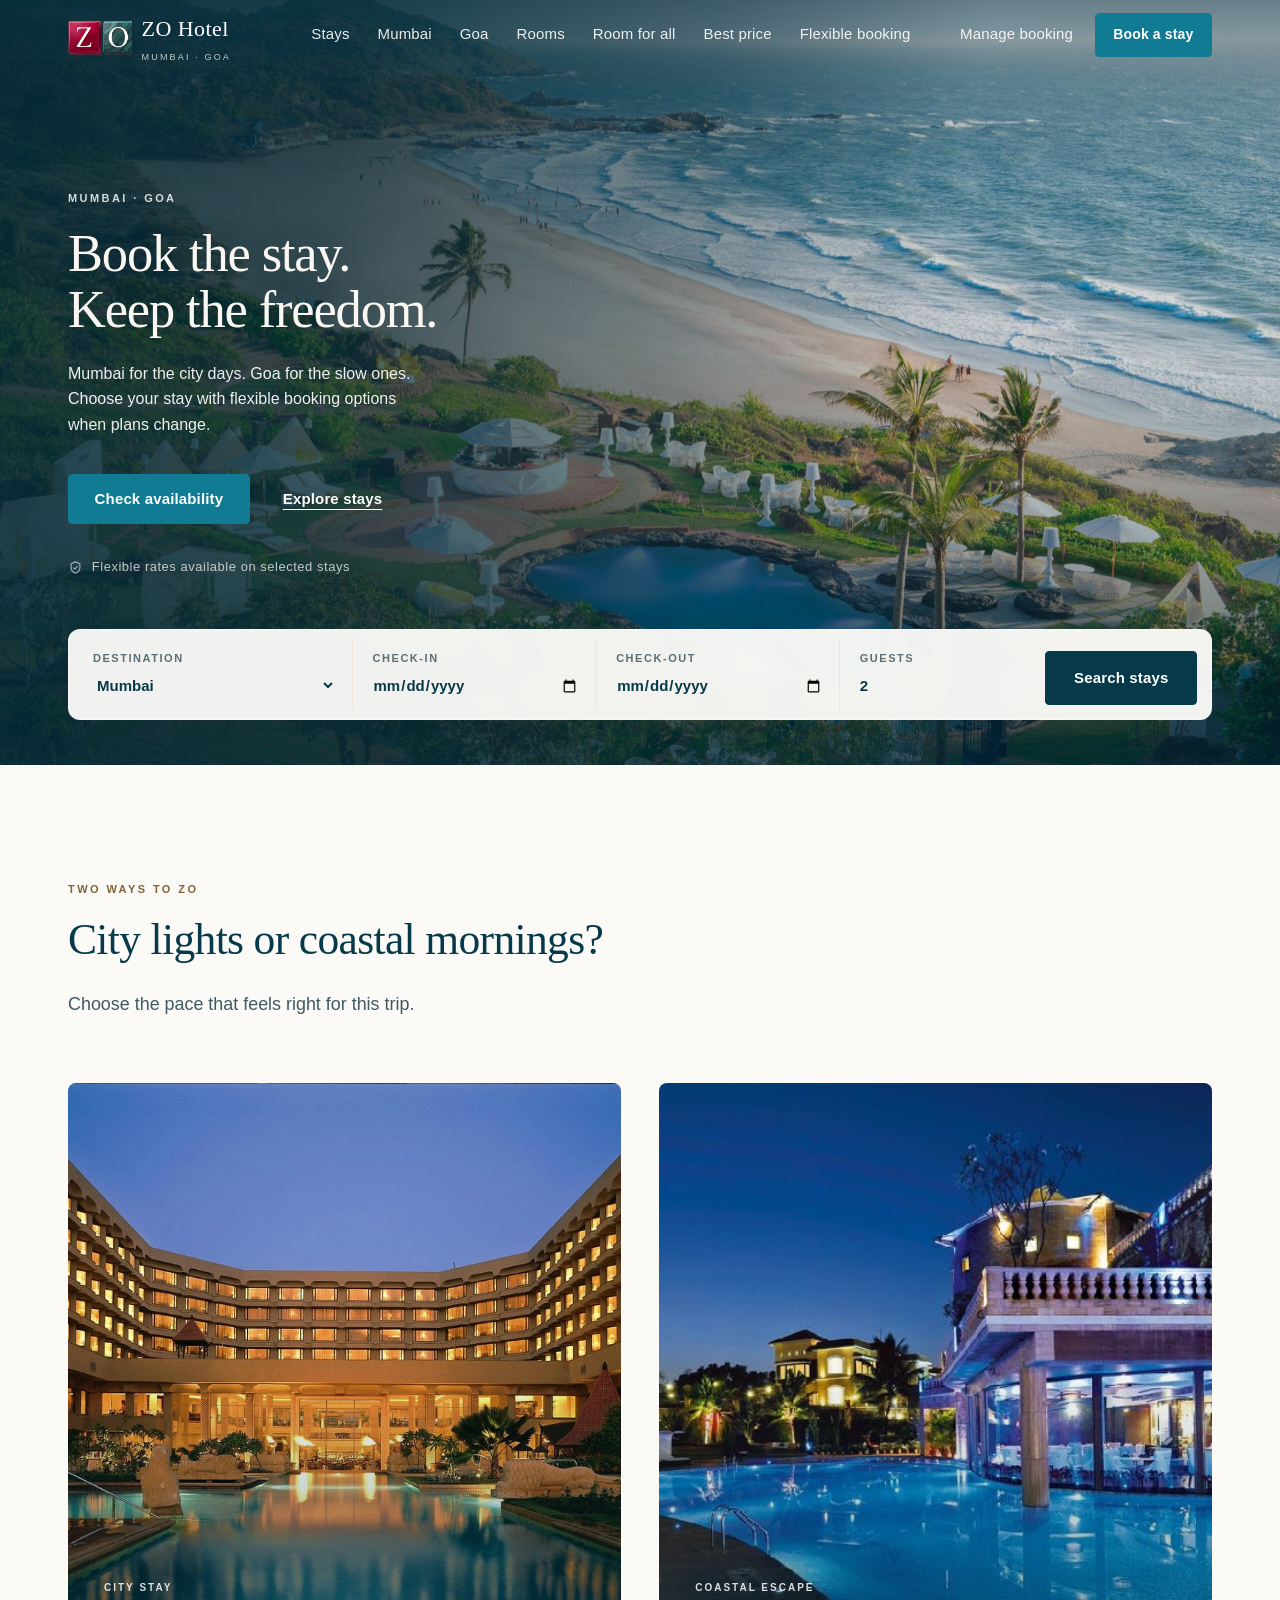
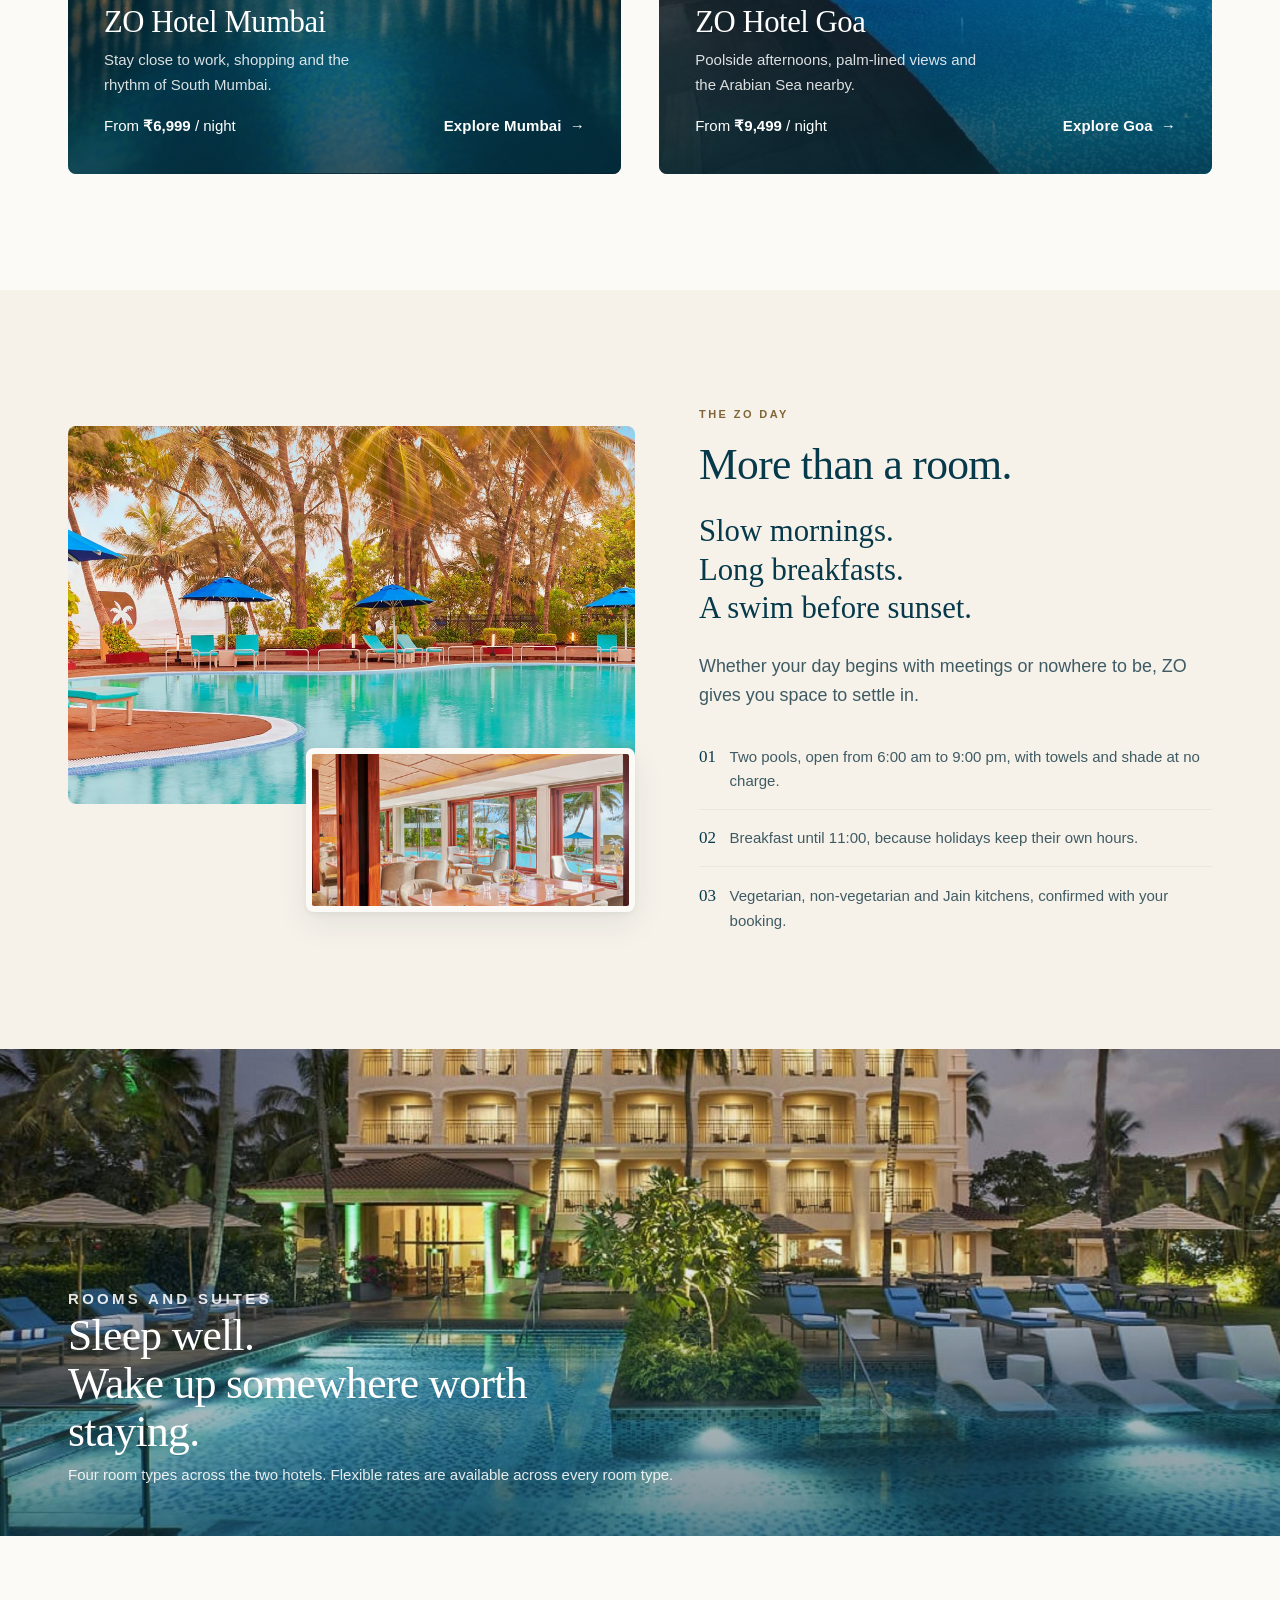
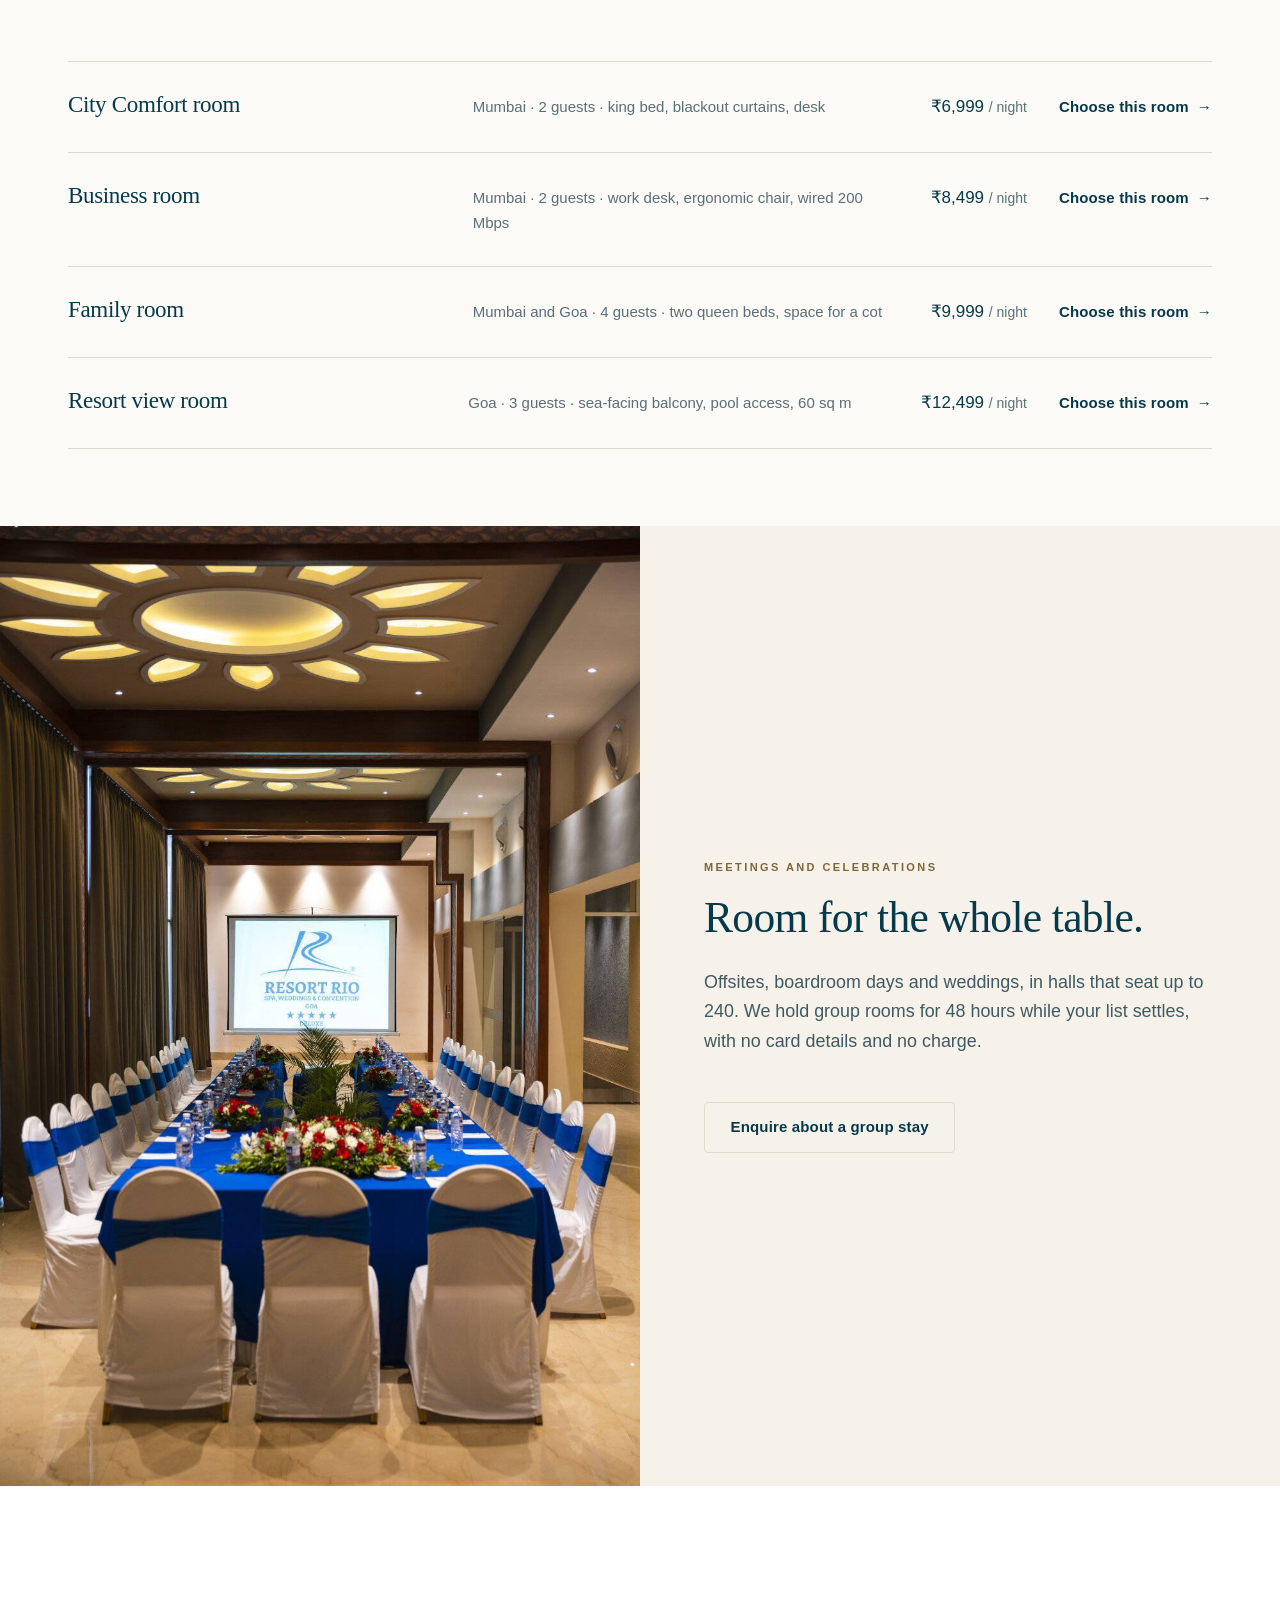
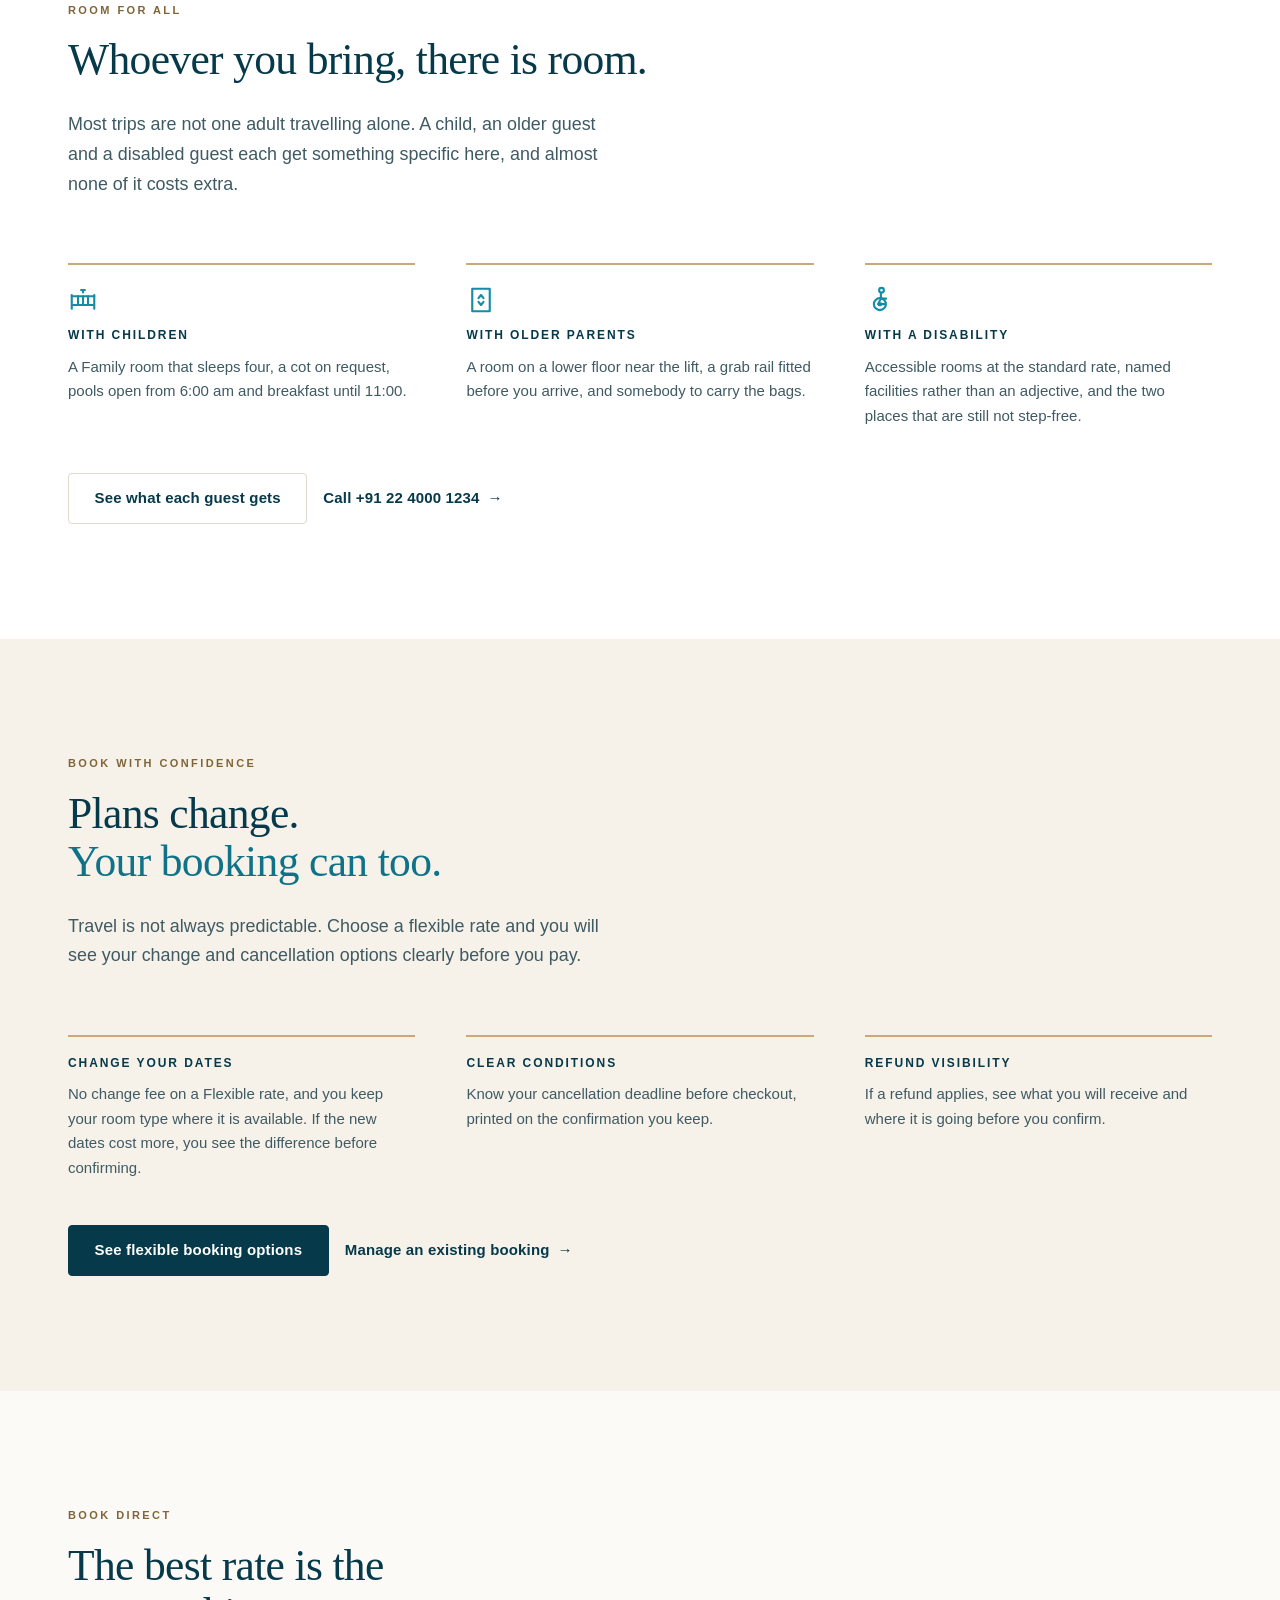
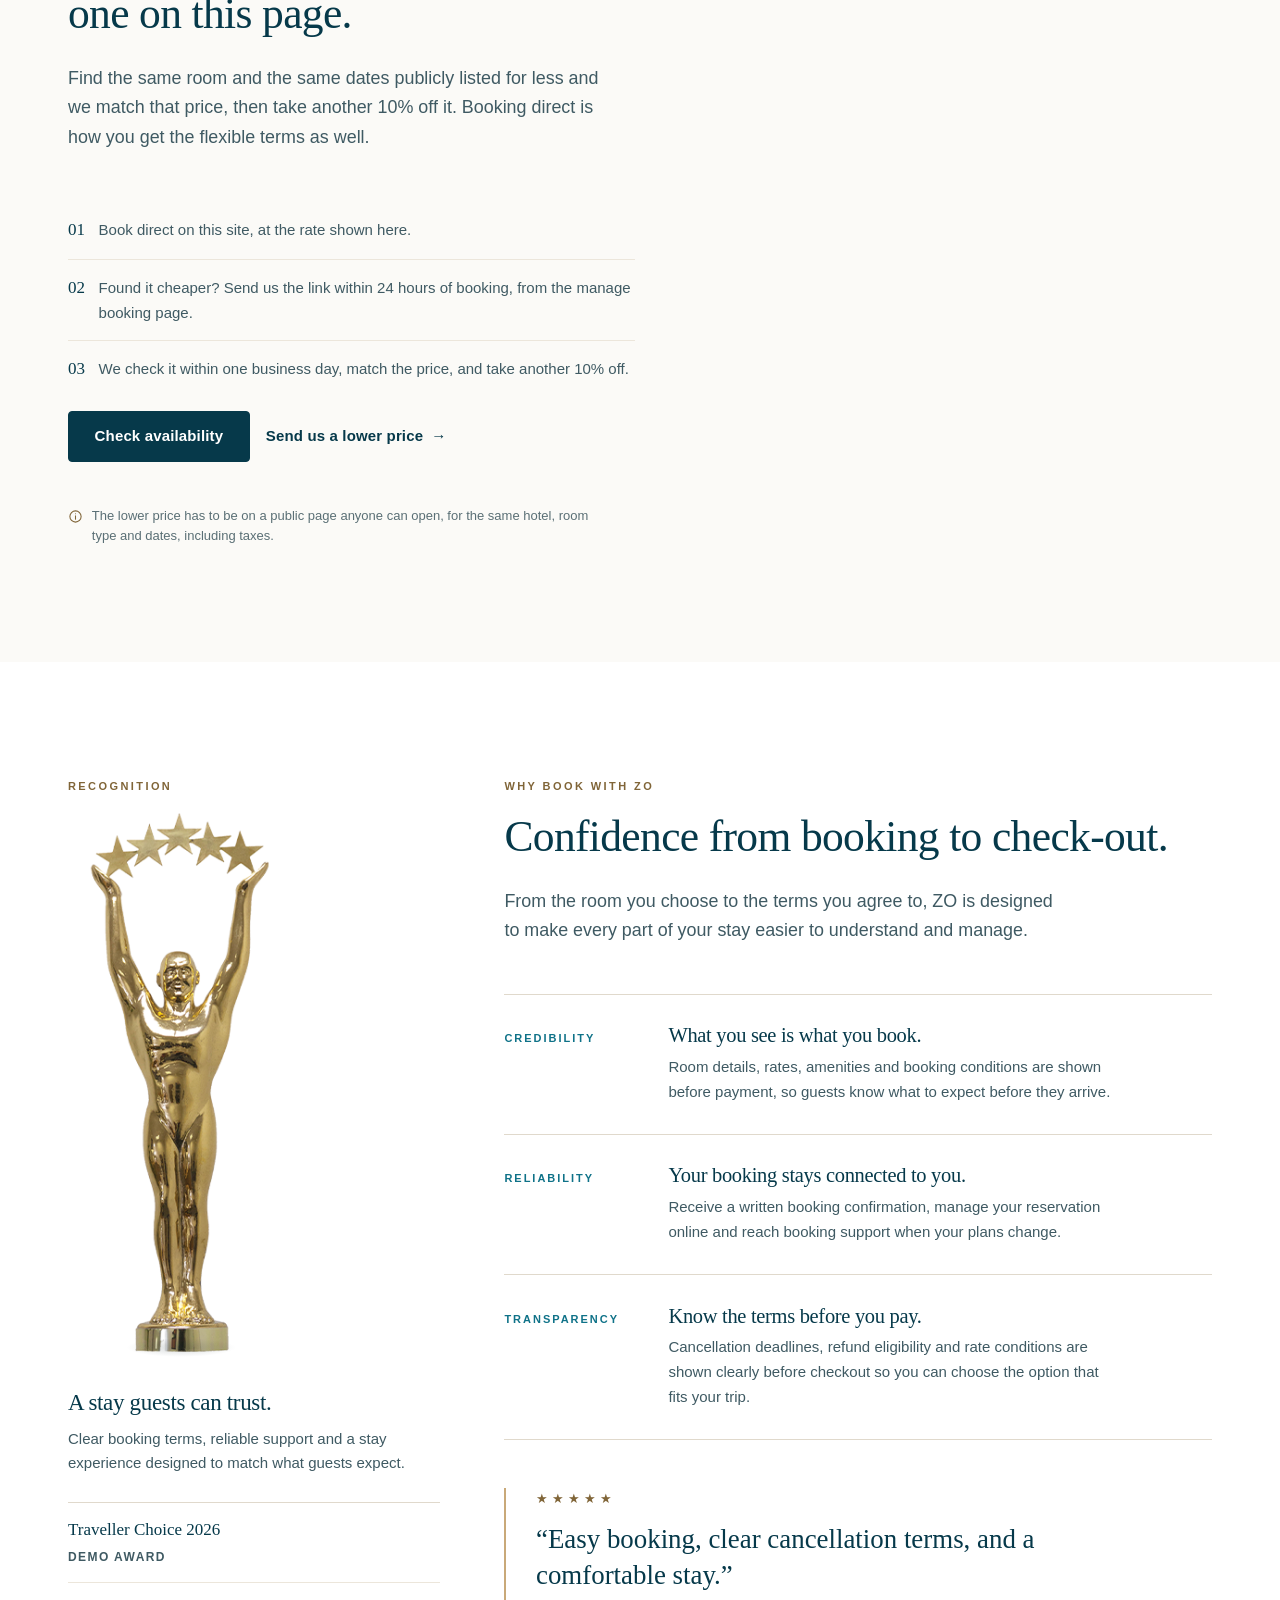
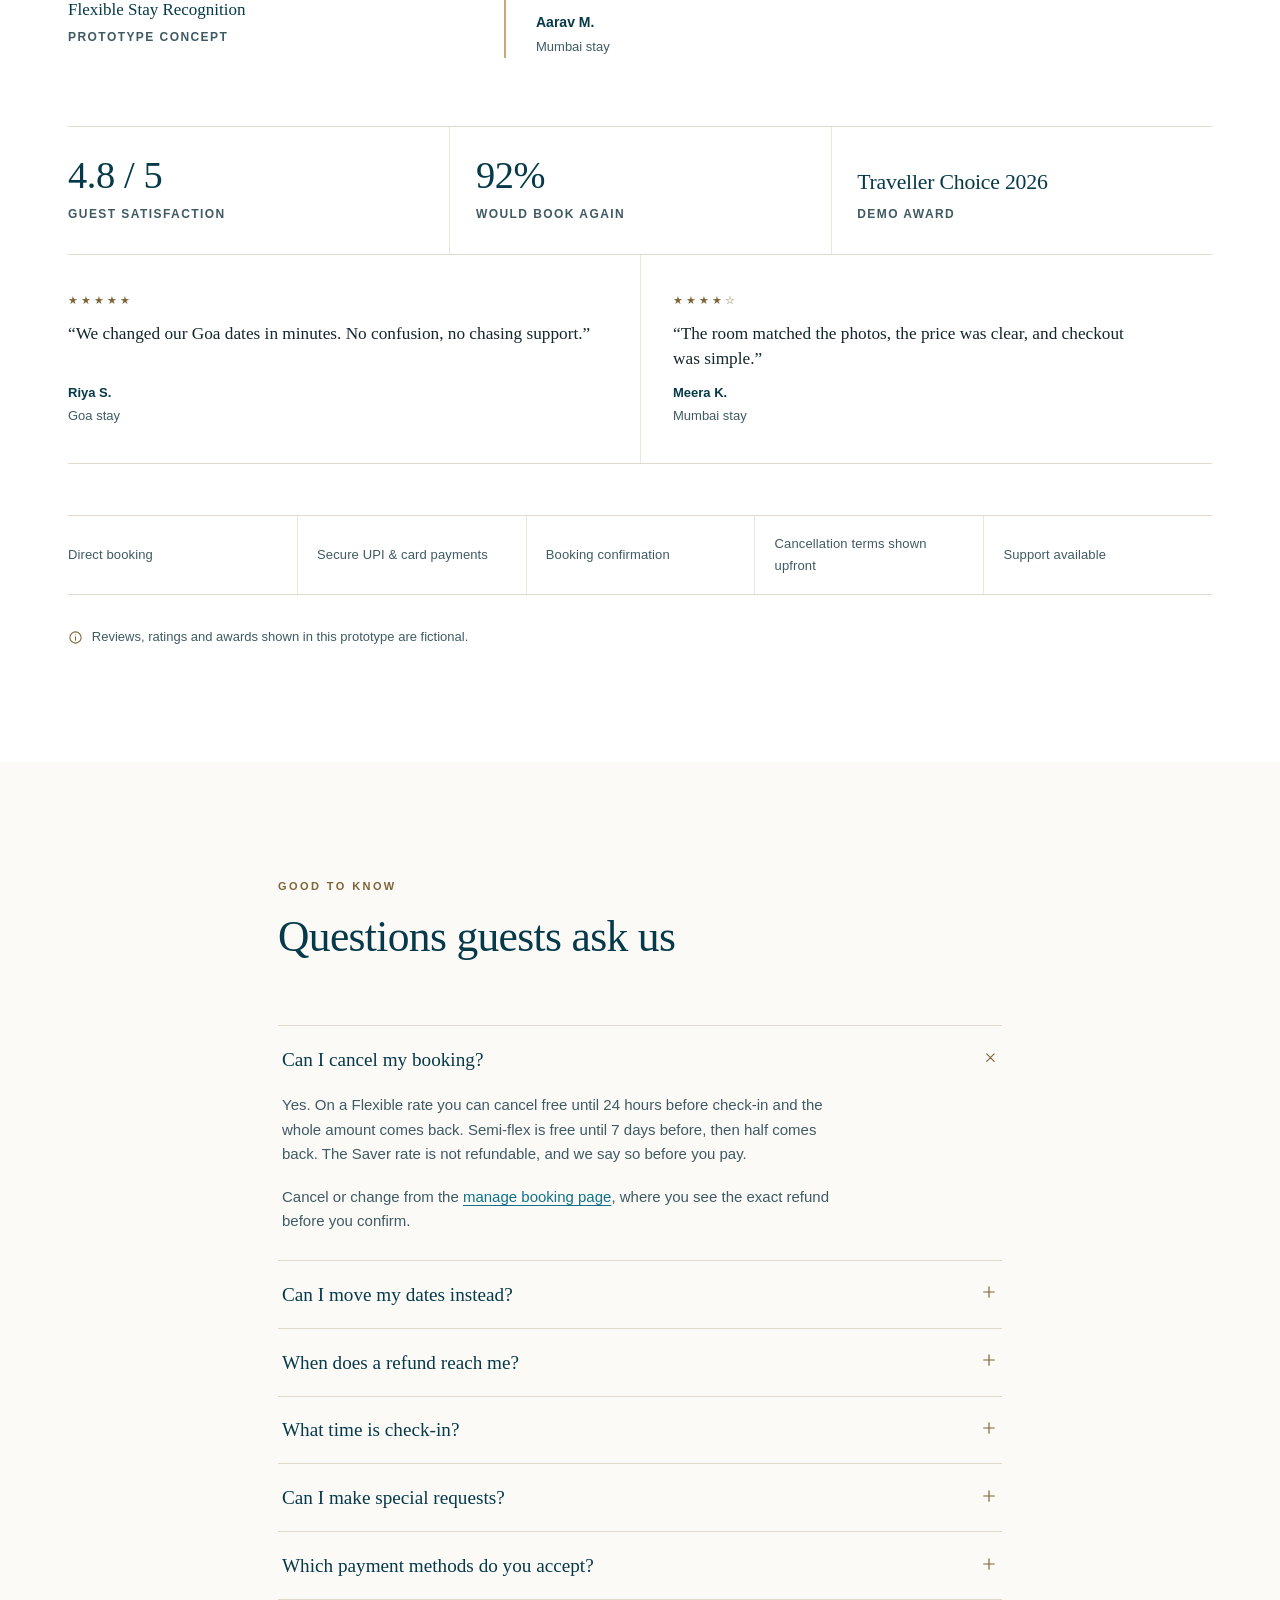
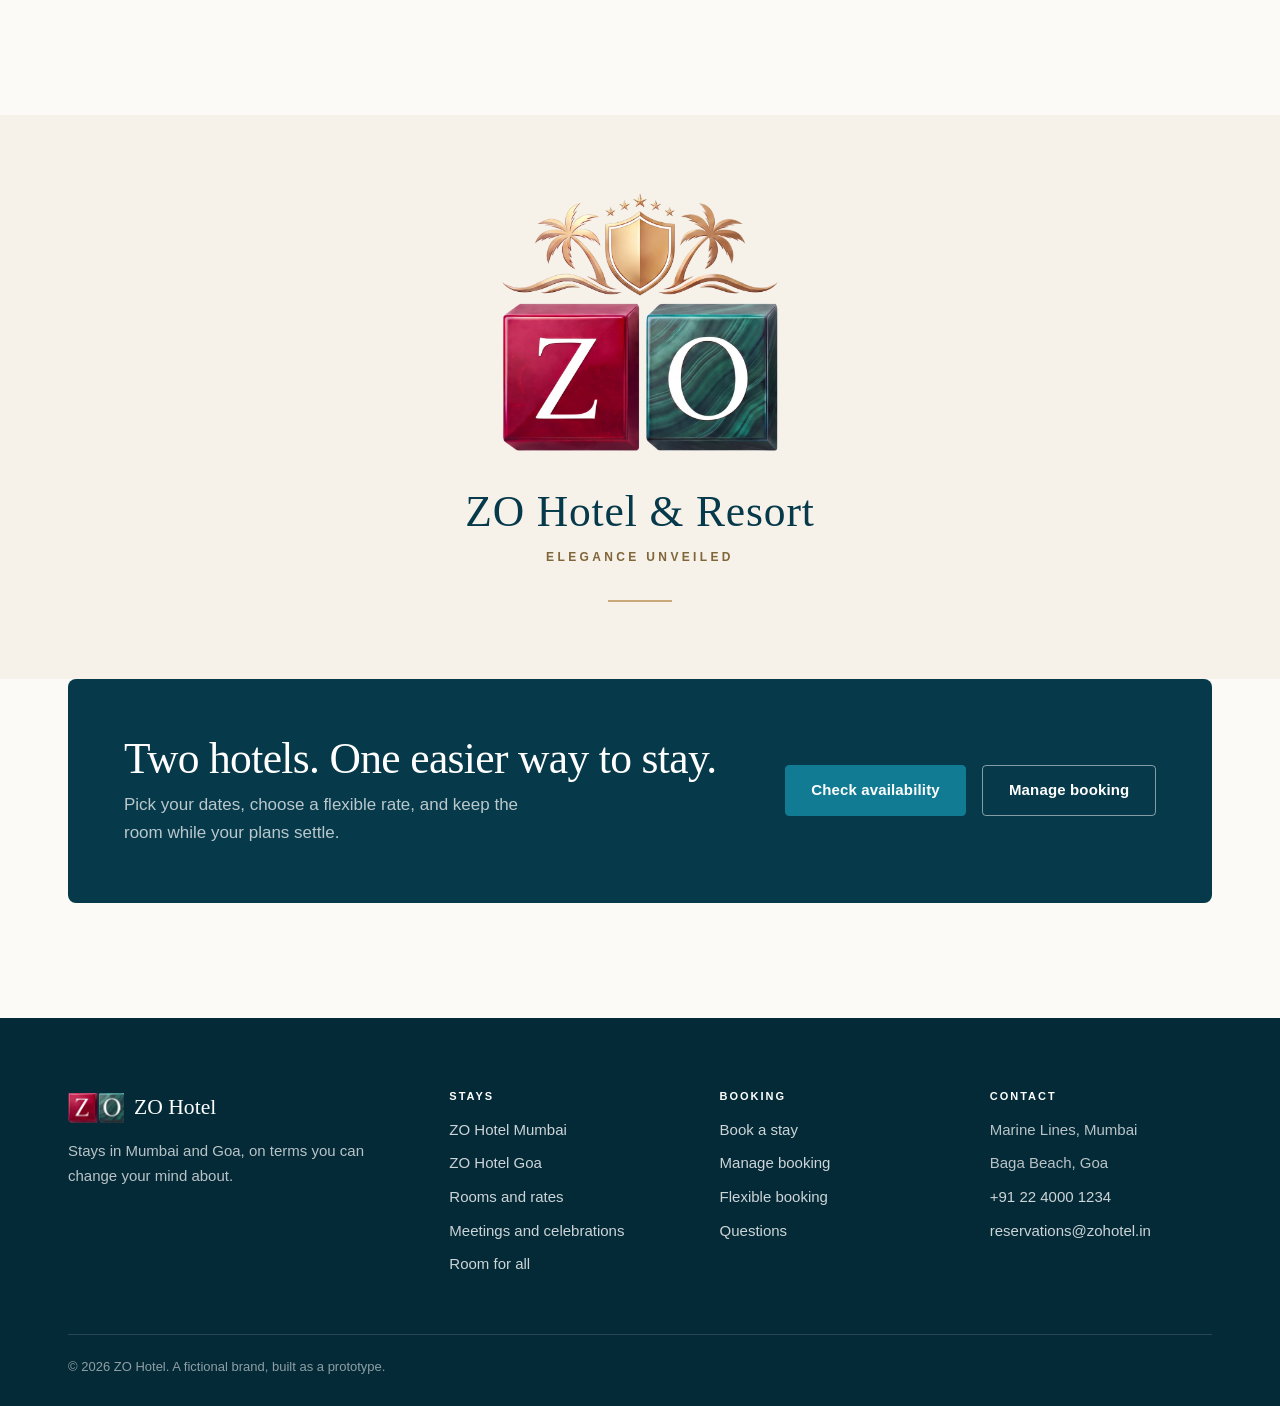
<file: index.html>
<!DOCTYPE html>
<html lang="en-IN">
<head>
<meta charset="utf-8">
<meta name="viewport" content="width=device-width, initial-scale=1">
<title>ZO Hotel — stays in Mumbai and Goa</title>
<meta name="description" content="City energy in Mumbai, slow mornings by the sea in Goa. Two ZO hotels, with flexible booking options when plans change.">
<link rel="icon" type="image/png" href="assets/img/zo-favicon.png">
<link rel="stylesheet" href="assets/css/main.css">
</head>
<body>

<a class="skip-link" href="#main">Skip to the main content</a>

<header class="site-header" data-header>
  <div class="container site-header__inner">
    <a class="brand" href="index.html">
      <img class="brand__mark" src="assets/img/zo-logo-mark.webp"
           alt="" width="480" height="255" decoding="async">
      <span class="brand__text">ZO Hotel<small>Mumbai · Goa</small></span>
    </a>

    <button class="nav__toggle" type="button" data-nav-toggle aria-expanded="false" aria-controls="site-nav">
      <svg width="18" height="18" viewBox="0 0 24 24" fill="none" stroke="currentColor" stroke-width="1.8" stroke-linecap="round" aria-hidden="true"><path d="M3 7h18M3 12h18M3 17h18"/></svg>
      Menu
    </button>

    <nav class="nav" id="site-nav" data-nav aria-label="Main">
      <ul class="nav__list">
        <li><a class="nav__link" href="#stays">Stays</a></li>
        <li><a class="nav__link" href="mumbai.html">Mumbai</a></li>
        <li><a class="nav__link" href="goa.html">Goa</a></li>
        <li><a class="nav__link" href="#rooms">Rooms</a></li>
        <li><a class="nav__link" href="room-for-all.html">Room for all</a></li>
        <li><a class="nav__link" href="#best-rate">Best price</a></li>
        <li><a class="nav__link" href="flexible-booking.html">Flexible booking</a></li>
        <li aria-hidden="true"><span class="nav__divider"></span></li>
        <li><a class="nav__link" href="manage.html">Manage booking</a></li>
        <li class="nav__cta"><a class="btn btn--primary btn--sm" href="booking.html">Book a stay</a></li>
      </ul>
    </nav>
  </div>
</header>

<main id="main">

  <!-- ===================================================================
       HERO
       =================================================================== -->
  <section class="hero">
    <div class="hero__media">
      <img src="assets/img/goa-resort.jpg"
           alt="The ZO Hotel Goa resort on a headland above a curved beach, with cabanas, a pool, palms and the Arabian Sea beyond at golden hour."
           width="1846" height="1230" fetchpriority="high" decoding="async">
    </div>
    <div class="hero__scrim" aria-hidden="true"></div>

    <div class="container">
      <div class="hero__body">
        <p class="eyebrow eyebrow--light">Mumbai · Goa</p>
        <h1>Book the stay.<br>Keep the freedom.</h1>
        <p class="hero__lede">
          Mumbai for the city days. Goa for the slow ones. Choose your stay with flexible
          booking options when plans change.
        </p>
        <div class="hero__actions">
          <a class="btn btn--primary" href="booking.html">Check availability</a>
          <a class="btn btn--quiet-light" href="#stays">Explore stays</a>
        </div>
        <p class="hero__reassure">
          <svg width="15" height="15" viewBox="0 0 24 24" fill="none" stroke="currentColor" stroke-width="1.8" stroke-linecap="round" stroke-linejoin="round" aria-hidden="true"><path d="M12 3l7 3v6c0 4.5-3 7.7-7 9-4-1.3-7-4.5-7-9V6l7-3z"/><path d="M9 12.5l2 2 4-4.5"/></svg>
          Flexible rates available on selected stays
        </p>
      </div>
    </div>

    <div class="container">
      <form class="searchbar" data-search-form action="booking.html" method="get" aria-label="Search for a stay">
        <div class="searchbar__grid">
          <div class="searchbar__field">
            <label class="searchbar__label" for="s-property">Destination</label>
            <select class="searchbar__input" id="s-property" name="property">
              <option value="mumbai">Mumbai</option>
              <option value="goa">Goa</option>
            </select>
          </div>
          <div class="searchbar__field">
            <label class="searchbar__label" for="s-checkin">Check-in</label>
            <input class="searchbar__input" type="date" id="s-checkin" name="checkIn">
          </div>
          <div class="searchbar__field">
            <label class="searchbar__label" for="s-checkout">Check-out</label>
            <input class="searchbar__input" type="date" id="s-checkout" name="checkOut">
          </div>
          <div class="searchbar__field">
            <label class="searchbar__label" for="s-guests">Guests</label>
            <input class="searchbar__input" type="number" id="s-guests" name="guests" value="2" min="1" max="8" step="1" inputmode="numeric">
          </div>
          <div class="searchbar__submit">
            <button class="btn btn--dark" type="submit">Search stays</button>
          </div>
        </div>
      </form>
    </div>
  </section>

  <!-- ===================================================================
       DESTINATIONS
       =================================================================== -->
  <section class="section" id="stays">
    <div class="container">
      <div class="section__head">
        <p class="eyebrow">Two ways to ZO</p>
        <h2>City lights or coastal mornings?</h2>
        <p class="lede">Choose the pace that feels right for this trip.</p>
      </div>

      <div class="destinations">

        <!-- Discovery, not booking: the panel opens the property page, and the
             booking CTAs elsewhere on this page go straight to the form. -->
        <a class="place reveal" id="mumbai" href="mumbai.html">
          <div class="place__media">
            <img src="assets/img/hero-goa..jpg"
                 alt="ZO Hotel Mumbai lit warmly at dusk, its curved facade reflected in the long courtyard pool."
                 width="1200" height="943" loading="lazy" decoding="async">
          </div>
          <div class="place__caption">
            <p class="place__kicker">City stay</p>
            <h3 class="place__name">ZO Hotel Mumbai</h3>
            <p class="place__blurb">Stay close to work, shopping and the rhythm of South Mumbai.</p>
            <div class="place__foot">
              <p class="place__price">From <strong>₹6,999</strong> / night</p>
              <span class="arrow-link arrow-link--light">Explore Mumbai</span>
            </div>
          </div>
        </a>

        <a class="place reveal reveal--d1" id="goa" href="goa.html">
          <div class="place__media">
            <img src="assets/img/mumbai-hotel.jpg"
                 alt="The pool at ZO Hotel Goa after sunset, edged with loungers and lit garden villas."
                 width="900" height="600" loading="lazy" decoding="async">
          </div>
          <div class="place__caption">
            <p class="place__kicker">Coastal escape</p>
            <h3 class="place__name">ZO Hotel Goa</h3>
            <p class="place__blurb">Poolside afternoons, palm-lined views and the Arabian Sea nearby.</p>
            <div class="place__foot">
              <p class="place__price">From <strong>₹9,499</strong> / night</p>
              <span class="arrow-link arrow-link--light">Explore Goa</span>
            </div>
          </div>
        </a>

      </div>
    </div>
  </section>

  <!-- ===================================================================
       EXPERIENCE
       =================================================================== -->
  <section class="section section--ivory" id="experience">
    <div class="container">
      <div class="editorial">

        <div class="editorial__figures reveal">
          <figure class="editorial__big" style="margin:0">
            <img src="assets/img/pool.jpg"
                 alt="Loungers and blue parasols beside the palm-lined pool at ZO, with the sea just beyond the trees."
                 width="1900" height="750" loading="lazy" decoding="async">
          </figure>
          <figure class="editorial__small" style="margin-right:0">
            <img src="assets/img/dining.avif"
                 alt="Tables laid in the ZO restaurant, with tall teak-framed windows opening onto the pool and palms."
                 width="500" height="250" loading="lazy" decoding="async">
          </figure>
        </div>

        <div class="editorial__text reveal reveal--d1">
          <p class="eyebrow">The ZO day</p>
          <h2>More than a room.</h2>
          <p class="editorial__lines">
            <span>Slow mornings.</span>
            <span>Long breakfasts.</span>
            <span>A swim before sunset.</span>
          </p>
          <p class="lede">
            Whether your day begins with meetings or nowhere to be, ZO gives you space to settle in.
          </p>
          <ul class="editorial__list">
            <li><b>01</b><span>Two pools, open from 6:00 am to 9:00 pm, with towels and shade at no charge.</span></li>
            <li><b>02</b><span>Breakfast until 11:00, because holidays keep their own hours.</span></li>
            <li><b>03</b><span>Vegetarian, non-vegetarian and Jain kitchens, confirmed with your booking.</span></li>
          </ul>
        </div>

      </div>
    </div>
  </section>

  <!-- ===================================================================
       ROOMS
       =================================================================== -->
  <section id="rooms">
    <div class="band">
      <img src="assets/img/room-ocean.jpeg"
           alt="A ZO resort wing at dusk, balconies lit above a turquoise pool framed by tall palms."
           width="3413" height="2560" loading="lazy" decoding="async">
      <div class="band__scrim" aria-hidden="true"></div>
      <div class="band__caption">
        <div class="container">
          <p class="eyebrow eyebrow--light">Rooms and suites</p>
          <h2 style="color:#fff;margin-bottom:.5rem;max-width:24ch">Sleep well.<br>Wake up somewhere worth staying.</h2>
          <p>Four room types across the two hotels. Flexible rates are available across every room type.</p>
        </div>
      </div>
    </div>

    <div class="section section--tight">
      <div class="container">
        <div class="rates">

          <article class="rate">
            <h3 class="rate__name">City Comfort room</h3>
            <p class="rate__meta">Mumbai · 2 guests · king bed, blackout curtains, desk</p>
            <p class="rate__price">₹6,999 <span>/ night</span></p>
            <p class="rate__action mb-0">
              <a class="arrow-link" href="booking.html?property=mumbai&amp;room=city">Choose this room</a>
            </p>
          </article>

          <article class="rate">
            <h3 class="rate__name">Business room</h3>
            <p class="rate__meta">Mumbai · 2 guests · work desk, ergonomic chair, wired 200 Mbps</p>
            <p class="rate__price">₹8,499 <span>/ night</span></p>
            <p class="rate__action mb-0">
              <a class="arrow-link" href="booking.html?property=mumbai&amp;room=business">Choose this room</a>
            </p>
          </article>

          <article class="rate">
            <h3 class="rate__name">Family room</h3>
            <p class="rate__meta">Mumbai and Goa · 4 guests · two queen beds, space for a cot</p>
            <p class="rate__price">₹9,999 <span>/ night</span></p>
            <p class="rate__action mb-0">
              <a class="arrow-link" href="booking.html?room=family">Choose this room</a>
            </p>
          </article>

          <article class="rate">
            <h3 class="rate__name">Resort view room</h3>
            <p class="rate__meta">Goa · 3 guests · sea-facing balcony, pool access, 60 sq m</p>
            <p class="rate__price">₹12,499 <span>/ night</span></p>
            <p class="rate__action mb-0">
              <a class="arrow-link" href="booking.html?property=goa&amp;room=resort">Choose this room</a>
            </p>
          </article>

        </div>
      </div>
    </div>
  </section>

  <!-- ===================================================================
       MEETINGS AND CELEBRATIONS
       =================================================================== -->
  <section class="split" id="meetings">
    <div class="split__media">
      <img src="assets/img/room-business.jpg"
           alt="A long banquet table dressed in blue and white, set for a conference in the ZO event hall."
           width="1000" height="1500" loading="lazy" decoding="async">
    </div>
    <div class="split__text">
      <p class="eyebrow">Meetings and celebrations</p>
      <h2>Room for the whole table.</h2>
      <p class="lede">
        Offsites, boardroom days and weddings, in halls that seat up to 240. We hold group rooms for
        48 hours while your list settles, with no card details and no charge.
      </p>
      <p class="btn-row" style="margin-top:1.75rem">
        <a class="btn btn--outline" href="booking.html">Enquire about a group stay</a>
      </p>
    </div>
  </section>

  <!-- ===================================================================
       ROOM FOR ALL — the summary

       The detail is on room-for-all.html, which is in the navigation of every
       page. What stays here is who the hotel suits and a route to the page,
       the same relationship #flexible has with flexible-booking.html.
       =================================================================== -->
  <section class="section section--white" id="room-for-all" aria-labelledby="all-title">
    <div class="container">
      <div class="section__head">
        <p class="eyebrow">Room for all</p>
        <h2 id="all-title">Whoever you bring, there is room.</h2>
        <p class="lede">
          Most trips are not one adult travelling alone. A child, an older guest and a disabled
          guest each get something specific here, and almost none of it costs extra.
        </p>
      </div>

      <div class="benefits">
        <div class="benefit reveal">
          <svg class="facticon" width="30" height="30" viewBox="0 0 24 24" fill="none" stroke="currentColor" stroke-width="1.7" stroke-linecap="round" stroke-linejoin="round" aria-hidden="true"><path d="M3 8v11"/><path d="M21 8v11"/><path d="M3 9h18"/><path d="M4 16h16"/><path d="M8 9v6"/><path d="M12 9v6"/><path d="M16 9v6"/><path d="M12 6V4"/><path d="M10.5 4h3"/></svg>
          <h3>With children</h3>
          <p>
            A Family room that sleeps four, a cot on request, pools open from 6:00 am and
            breakfast until 11:00.
          </p>
        </div>
        <div class="benefit reveal reveal--d1">
          <svg class="facticon" width="30" height="30" viewBox="0 0 24 24" fill="none" stroke="currentColor" stroke-width="1.7" stroke-linecap="round" stroke-linejoin="round" aria-hidden="true"><path d="M5 3h14v18H5z"/><path d="M10 10.5L12 8l2 2.5"/><path d="M10 13.5L12 16l2-2.5"/></svg>
          <h3>With older parents</h3>
          <p>
            A room on a lower floor near the lift, a grab rail fitted before you
            arrive, and somebody to carry the bags.
          </p>
        </div>
        <div class="benefit reveal reveal--d2">
          <svg class="facticon" width="30" height="30" viewBox="0 0 24 24" fill="none" stroke="currentColor" stroke-width="1.7" stroke-linecap="round" stroke-linejoin="round" aria-hidden="true"><circle cx="13.2" cy="4.2" r="1.9"/><path d="M12.7 7v3.9h4.1"/><circle cx="11.9" cy="15.3" r="4.8"/><circle cx="11.9" cy="15.3" r="0.9"/><path d="M12.7 10.9L10.4 15.3h5.7"/></svg>
          <h3>With a disability</h3>
          <p>
            Accessible rooms at the standard rate, named facilities rather than an adjective,
            and the two places that are still not step-free.
          </p>
        </div>
      </div>

      <p class="btn-row mt-4">
        <a class="btn btn--outline" href="room-for-all.html">See what each guest gets</a>
        <a class="arrow-link" href="tel:+912240001234">Call +91 22 4000 1234</a>
      </p>
    </div>
  </section>

  <!-- ===================================================================
       FLEXIBILITY — the cancellation story, as reassurance
       =================================================================== -->
  <section class="section section--ivory" id="flexible">
    <div class="container">
      <div class="section__head">
        <p class="eyebrow">Book with confidence</p>
        <h2 class="display-2"><span>Plans change.</span><span>Your booking can too.</span></h2>
        <p class="lede">
          Travel is not always predictable. Choose a flexible rate and you will see your change and
          cancellation options clearly before you pay.
        </p>
      </div>

      <div class="benefits">
        <div class="benefit reveal">
          <h3>Change your dates</h3>
          <p>No change fee on a Flexible rate, and you keep your room type where it is available. If the new dates cost more, you see the difference before confirming.</p>
        </div>
        <div class="benefit reveal reveal--d1">
          <h3>Clear conditions</h3>
          <p>Know your cancellation deadline before checkout, printed on the confirmation you keep.</p>
        </div>
        <div class="benefit reveal reveal--d2">
          <h3>Refund visibility</h3>
          <p>If a refund applies, see what you will receive and where it is going before you confirm.</p>
        </div>
      </div>

      <p class="btn-row mt-4">
        <a class="btn btn--dark" href="flexible-booking.html">See flexible booking options</a>
        <a class="arrow-link" href="manage.html">Manage an existing booking</a>
      </p>
    </div>
  </section>

  <!-- ===================================================================
       BEST RATE GUARANTEE

       Every term here is the one the product already honours: the price
       dialog in flows.js takes a public link, matches the rate and takes
       another 10% off, checked within one business day. Copy and behaviour
       are kept in step by a test, so this cannot drift into a badge that
       promises more than the flow delivers.
       =================================================================== -->
  <section class="section" id="best-rate" aria-labelledby="rate-title">
    <div class="container">
      <div class="section__head">
        <p class="eyebrow">Book direct</p>
        <h2 id="rate-title">The best rate is the one on this page.</h2>
        <p class="lede">
          Find the same room and the same dates publicly listed for less and we match that price,
          then take another 10% off it. Booking direct is how you get the flexible terms as well.
        </p>
      </div>

      <ul class="editorial__list" style="max-width:60ch">
        <li><b>01</b><span>Book direct on this site, at the rate shown here.</span></li>
        <li><b>02</b><span>Found it cheaper? Send us the link within 24 hours of booking, from the manage booking page.</span></li>
        <li><b>03</b><span>We check it within one business day, match the price, and take another 10% off.</span></li>
      </ul>

      <p class="btn-row mt-3">
        <a class="btn btn--dark" href="booking.html">Check availability</a>
        <a class="arrow-link" href="manage.html">Send us a lower price</a>
      </p>

      <p class="nearby__caveat">
        <svg width="15" height="15" viewBox="0 0 24 24" fill="none" stroke="currentColor" stroke-width="1.7" stroke-linecap="round" stroke-linejoin="round" aria-hidden="true"><circle cx="12" cy="12" r="9"/><path d="M12 11v5.5"/><path d="M12 7.6h.01"/></svg>
        The lower price has to be on a public page anyone can open, for the same hotel, room type
        and dates, including taxes.
      </p>
    </div>
  </section>

  <!-- ===================================================================
       TRUST — credibility, reliability and transparency, in one editorial
       spread. It replaces the four-icon assurance grid that used to sit
       here; the reassurance strip near the foot carries the same four
       promises in a quieter form.

       The rating, the reviews and the award are demo content for a student
       project. Everything that states a figure or quotes a guest points at
       the disclosure at the foot of the section with aria-describedby, so
       the caveat travels with the claim rather than sitting apart from it.
       =================================================================== -->
  <section class="section section--white proof" id="trust" aria-labelledby="proof-title">
    <div class="container">

      <div class="proof__split">

        <!-- Written first, shown on the right: the section reads heading →
             pillars → featured review → recognition without any CSS. -->
        <div class="proof__main">
          <p class="eyebrow">Why book with ZO</p>
          <h2 id="proof-title">Confidence from booking to <span class="nowrap">check-out.</span></h2>
          <p class="lede">
            From the room you choose to the terms you agree to, ZO is designed to make every part of
            your stay easier to understand and manage.
          </p>

          <div class="pillars">
            <article class="pillar reveal">
              <p class="pillar__label">Credibility</p>
              <div class="pillar__body">
                <h3>What you see is what you book.</h3>
                <p>
                  Room details, rates, amenities and booking conditions are shown before payment, so
                  guests know what to expect before they arrive.
                </p>
              </div>
            </article>

            <article class="pillar reveal reveal--d1">
              <p class="pillar__label">Reliability</p>
              <div class="pillar__body">
                <h3>Your booking stays connected to you.</h3>
                <p>
                  Receive a written booking confirmation, manage your reservation online and reach
                  booking support when your plans change.
                </p>
              </div>
            </article>

            <article class="pillar reveal reveal--d2">
              <p class="pillar__label">Transparency</p>
              <div class="pillar__body">
                <h3>Know the terms before you pay.</h3>
                <p>
                  Cancellation deadlines, refund eligibility and rate conditions are shown clearly
                  before checkout so you can choose the option that fits your trip.
                </p>
              </div>
            </article>
          </div>

          <figure class="quote reveal" aria-describedby="proof-disclosure">
            <p class="quote__stars">
              <span aria-hidden="true">★★★★★</span>
              <span class="visually-hidden">Rated 5 out of 5</span>
            </p>
            <blockquote class="quote__text">
              <p>“Easy booking, clear cancellation terms, and a comfortable stay.”</p>
            </blockquote>
            <figcaption class="quote__by">
              Aarav M.
              <span>Mumbai stay</span>
            </figcaption>
          </figure>
        </div>

        <!-- Recognition. The award photograph carries this column, so the
             type around it stays short. -->
        <aside class="proof__aside reveal" aria-labelledby="recognition-title">
          <p class="eyebrow">Recognition</p>

          <figure class="award">
            <span class="award__frame">
              <img src="assets/img/award.png"
                   alt="A gold statuette on a round plinth, arms raised, holding five stars above its head — the trophy for the Traveller Choice 2026 demo award."
                   width="1010" height="941" loading="lazy" decoding="async">
            </span>
          </figure>

          <h3 class="proof__aside-title" id="recognition-title">A stay guests can trust.</h3>
          <p class="proof__aside-copy">
            Clear booking terms, reliable support and a stay experience designed to match what guests
            expect.
          </p>

          <dl class="recognition" aria-describedby="proof-disclosure">
            <div class="recognition__row">
              <dt>Traveller Choice 2026</dt>
              <dd>Demo award</dd>
            </div>
            <div class="recognition__row">
              <dt>Flexible Stay Recognition</dt>
              <dd>Prototype concept</dd>
            </div>
          </dl>
        </aside>

      </div>

      <!-- Aggregate proof. Three equal columns over the same container, so
           the guest rating lands directly beneath the award. -->
      <ul class="proof-strip" aria-describedby="proof-disclosure">
        <li>
          <span class="proof-strip__value">4.8 / 5</span>
          <span class="proof-strip__label">Guest satisfaction</span>
        </li>
        <li>
          <span class="proof-strip__value">92%</span>
          <span class="proof-strip__label">Would book again</span>
        </li>
        <li>
          <span class="proof-strip__value proof-strip__value--words">Traveller Choice 2026</span>
          <span class="proof-strip__label">Demo award</span>
        </li>
      </ul>

      <ul class="reviews" aria-describedby="proof-disclosure">
        <li>
          <figure class="review reveal">
            <p class="review__stars">
              <span aria-hidden="true">★★★★★</span>
              <span class="visually-hidden">Rated 5 out of 5</span>
            </p>
            <blockquote><p>“We changed our Goa dates in minutes. No confusion, no chasing support.”</p></blockquote>
            <figcaption class="review__by">
              Riya S.
              <span>Goa stay</span>
            </figcaption>
          </figure>
        </li>
        <li>
          <figure class="review reveal reveal--d1">
            <p class="review__stars">
              <span aria-hidden="true">★★★★☆</span>
              <span class="visually-hidden">Rated 4 out of 5</span>
            </p>
            <blockquote><p>“The room matched the photos, the price was clear, and checkout was simple.”</p></blockquote>
            <figcaption class="review__by">
              Meera K.
              <span>Mumbai stay</span>
            </figcaption>
          </figure>
        </li>
      </ul>

      <ul class="reassure">
        <li>Direct booking</li>
        <li>Secure UPI &amp; card payments</li>
        <li>Booking confirmation</li>
        <li>Cancellation terms shown upfront</li>
        <li>Support available</li>
      </ul>

      <p class="proof__disclosure" id="proof-disclosure">
        <svg width="15" height="15" viewBox="0 0 24 24" fill="none" stroke="currentColor" stroke-width="1.7" stroke-linecap="round" stroke-linejoin="round" aria-hidden="true"><circle cx="12" cy="12" r="9"/><path d="M12 11v5.5"/><path d="M12 7.6h.01"/></svg>
        Reviews, ratings and awards shown in this prototype are fictional.
      </p>

    </div>
  </section>

  <!-- ===================================================================
       FAQ
       =================================================================== -->
  <section class="section" id="faq">
    <div class="container container--narrow">
      <div class="section__head">
        <p class="eyebrow">Good to know</p>
        <h2>Questions guests ask us</h2>
      </div>

      <div class="accordion" data-accordion>
        <div class="accordion__item">
          <h3 style="margin:0">
            <button class="accordion__btn" type="button" aria-expanded="true" aria-controls="faq-1" id="faq-1-btn">
              Can I cancel my booking?
              <span class="accordion__icon" aria-hidden="true">
                <svg width="18" height="18" viewBox="0 0 24 24" fill="none" stroke="currentColor" stroke-width="1.6" stroke-linecap="round"><path d="M12 5v14M5 12h14"/></svg>
              </span>
            </button>
          </h3>
          <div class="accordion__panel" id="faq-1" role="region" aria-labelledby="faq-1-btn">
            <p>
              Yes. On a Flexible rate you can cancel free until 24 hours before check-in and the whole
              amount comes back. Semi-flex is free until 7 days before, then half comes back. The Saver
              rate is not refundable, and we say so before you pay.
            </p>
            <p class="mb-0">
              Cancel or change from the <a href="manage.html">manage booking page</a>, where you see the
              exact refund before you confirm.
            </p>
          </div>
        </div>

        <div class="accordion__item">
          <h3 style="margin:0">
            <button class="accordion__btn" type="button" aria-expanded="false" aria-controls="faq-2" id="faq-2-btn">
              Can I move my dates instead?
              <span class="accordion__icon" aria-hidden="true">
                <svg width="18" height="18" viewBox="0 0 24 24" fill="none" stroke="currentColor" stroke-width="1.6" stroke-linecap="round"><path d="M12 5v14M5 12h14"/></svg>
              </span>
            </button>
          </h3>
          <div class="accordion__panel" id="faq-2" role="region" aria-labelledby="faq-2-btn">
            <p class="mb-0">
              Usually the better move. A Flexible booking includes two free date changes with no change
              fee, and you keep your room type where it is available. If the new dates cost more, you see
              the difference before confirming. Semi-flex includes one free change.
            </p>
          </div>
        </div>

        <div class="accordion__item">
          <h3 style="margin:0">
            <button class="accordion__btn" type="button" aria-expanded="false" aria-controls="faq-3" id="faq-3-btn">
              When does a refund reach me?
              <span class="accordion__icon" aria-hidden="true">
                <svg width="18" height="18" viewBox="0 0 24 24" fill="none" stroke="currentColor" stroke-width="1.6" stroke-linecap="round"><path d="M12 5v14M5 12h14"/></svg>
              </span>
            </button>
          </h3>
          <div class="accordion__panel" id="faq-3" role="region" aria-labelledby="faq-3-btn">
            <p class="mb-0">
              We release it on the same business day you cancel and email you a reference number. UPI
              lands in 3–5 business days and cards in 5–7, because the last step sits with your bank.
            </p>
          </div>
        </div>

        <div class="accordion__item">
          <h3 style="margin:0">
            <button class="accordion__btn" type="button" aria-expanded="false" aria-controls="faq-4" id="faq-4-btn">
              What time is check-in?
              <span class="accordion__icon" aria-hidden="true">
                <svg width="18" height="18" viewBox="0 0 24 24" fill="none" stroke="currentColor" stroke-width="1.6" stroke-linecap="round"><path d="M12 5v14M5 12h14"/></svg>
              </span>
            </button>
          </h3>
          <div class="accordion__panel" id="faq-4" role="region" aria-labelledby="faq-4-btn">
            <p class="mb-0">
              Rooms are ready from 2:00 pm and check-out is by 11:00 am.
            </p>
          </div>
        </div>

        <div class="accordion__item">
          <h3 style="margin:0">
            <button class="accordion__btn" type="button" aria-expanded="false" aria-controls="faq-5" id="faq-5-btn">
              Can I make special requests?
              <span class="accordion__icon" aria-hidden="true">
                <svg width="18" height="18" viewBox="0 0 24 24" fill="none" stroke="currentColor" stroke-width="1.6" stroke-linecap="round"><path d="M12 5v14M5 12h14"/></svg>
              </span>
            </button>
          </h3>
          <div class="accordion__panel" id="faq-5" role="region" aria-labelledby="faq-5-btn">
            <p class="mb-0">
              Parking, a cot, a sea or city view, or a vegetarian, non-vegetarian or Jain kitchen. Add
              them while booking or afterwards, and we confirm each one in writing within two hours.
            </p>
          </div>
        </div>

        <div class="accordion__item">
          <h3 style="margin:0">
            <button class="accordion__btn" type="button" aria-expanded="false" aria-controls="faq-6" id="faq-6-btn">
              Which payment methods do you accept?
              <span class="accordion__icon" aria-hidden="true">
                <svg width="18" height="18" viewBox="0 0 24 24" fill="none" stroke="currentColor" stroke-width="1.6" stroke-linecap="round"><path d="M12 5v14M5 12h14"/></svg>
              </span>
            </button>
          </h3>
          <div class="accordion__panel" id="faq-6" role="region" aria-labelledby="faq-6-btn">
            <p class="mb-0">
              UPI, credit and debit cards, and net banking. There is no card surcharge and no booking
              fee, and GST is included in the total you see before you pay.
            </p>
          </div>
        </div>
      </div>
    </div>
  </section>

  <!-- ===================================================================
       BRAND BAND

       The full emblem, at the one size where its crest and filigree actually
       read. The name and tagline underneath are set in the site's own serif
       rather than baked into the artwork, which keeps them crisp at every
       width and keeps the wordmark editable.
       =================================================================== -->
  <section class="section section--ivory section--tight" aria-labelledby="brand-title">
    <div class="container container--narrow brandband">
      <img class="brandband__emblem" src="assets/img/zo-logo-emblem.webp"
           alt="The ZO Hotel and Resort crest: a gold shield beneath five stars, flanked by palm trees, above two enamel tiles carrying the letters Z and O in crimson and malachite green."
           width="900" height="843" loading="lazy" decoding="async">
      <h2 class="brandband__name" id="brand-title">ZO Hotel &amp; Resort</h2>
      <p class="brandband__tagline">Elegance unveiled</p>
      <hr class="brandband__rule" aria-hidden="true">
    </div>
  </section>

  <!-- =================================================================== -->
  <section class="section section--flush-top">
    <div class="container">
      <div class="cta-band">
        <div>
          <h2>Two hotels. One easier way to stay.</h2>
          <p>Pick your dates, choose a flexible rate, and keep the room while your plans settle.</p>
        </div>
        <div class="btn-row">
          <a class="btn btn--primary" href="booking.html">Check availability</a>
          <a class="btn btn--onDark" href="manage.html">Manage booking</a>
        </div>
      </div>
    </div>
  </section>

</main>

<footer class="site-footer">
  <div class="container">
    <div class="footer-grid">
      <div>
        <p class="footer-brand">
          <img class="footer-brand__mark" src="assets/img/zo-logo-mark.webp"
               alt="" width="480" height="255" loading="lazy" decoding="async">
          ZO Hotel
        </p>
        <p class="small">Stays in Mumbai and Goa, on terms you can change your mind about.</p>
      </div>

      <div>
        <h2>Stays</h2>
        <ul>
          <li><a href="mumbai.html">ZO Hotel Mumbai</a></li>
          <li><a href="goa.html">ZO Hotel Goa</a></li>
          <li><a href="#rooms">Rooms and rates</a></li>
          <li><a href="#meetings">Meetings and celebrations</a></li>
          <li><a href="room-for-all.html">Room for all</a></li>
        </ul>
      </div>

      <div>
        <h2>Booking</h2>
        <ul>
          <li><a href="booking.html">Book a stay</a></li>
          <li><a href="manage.html">Manage booking</a></li>
          <li><a href="flexible-booking.html">Flexible booking</a></li>
          <li><a href="#faq">Questions</a></li>
        </ul>
      </div>

      <div>
        <h2>Contact</h2>
        <ul>
          <li>Marine Lines, Mumbai</li>
          <li>Baga Beach, Goa</li>
          <li><a href="tel:+912240001234">+91 22 4000 1234</a></li>
          <li><a href="mailto:reservations@zohotel.in">reservations@zohotel.in</a></li>
        </ul>
      </div>
    </div>

    <div class="footer-bottom">
      <p class="mb-0">© <span data-year>2026</span> ZO Hotel. A fictional brand, built as a prototype.</p>
    </div>
  </div>
</footer>

<script src="assets/js/logic.js"></script>
<script src="assets/js/core.js"></script>
</body>
</html>
</file>
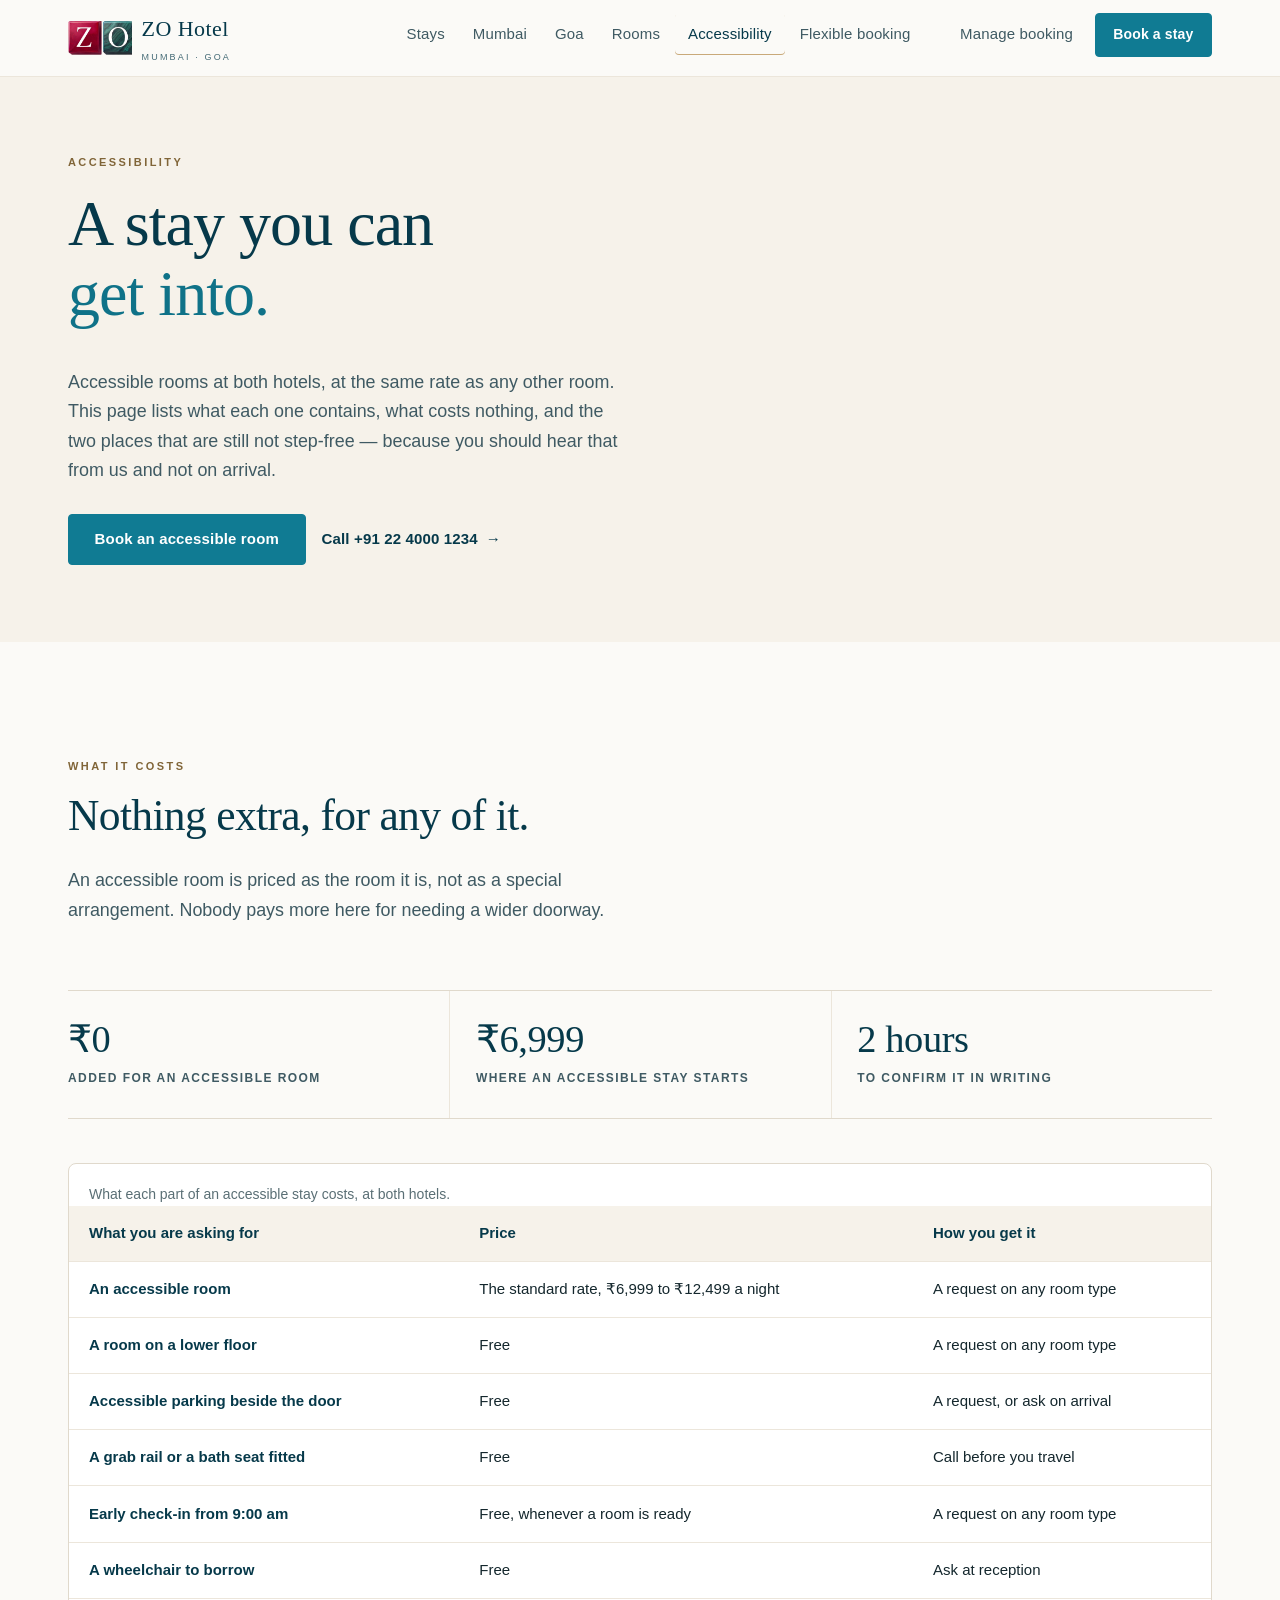
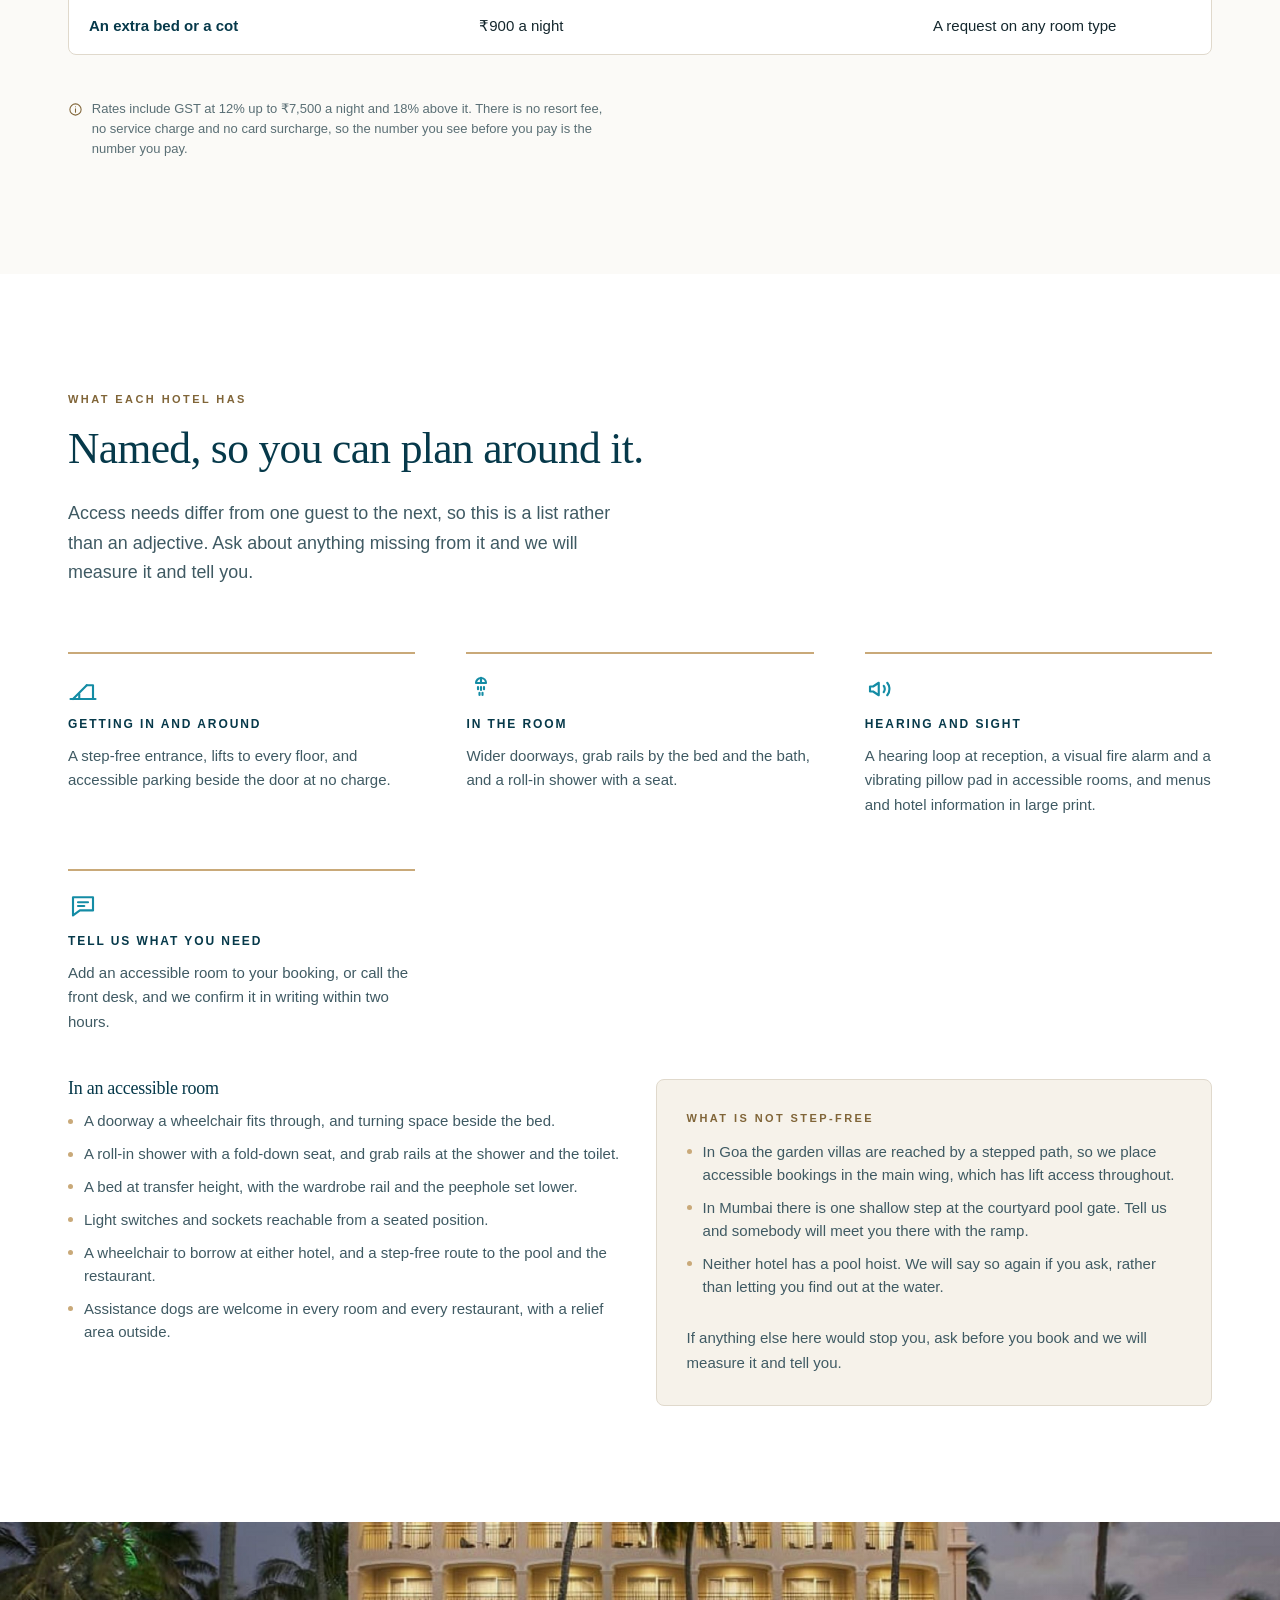
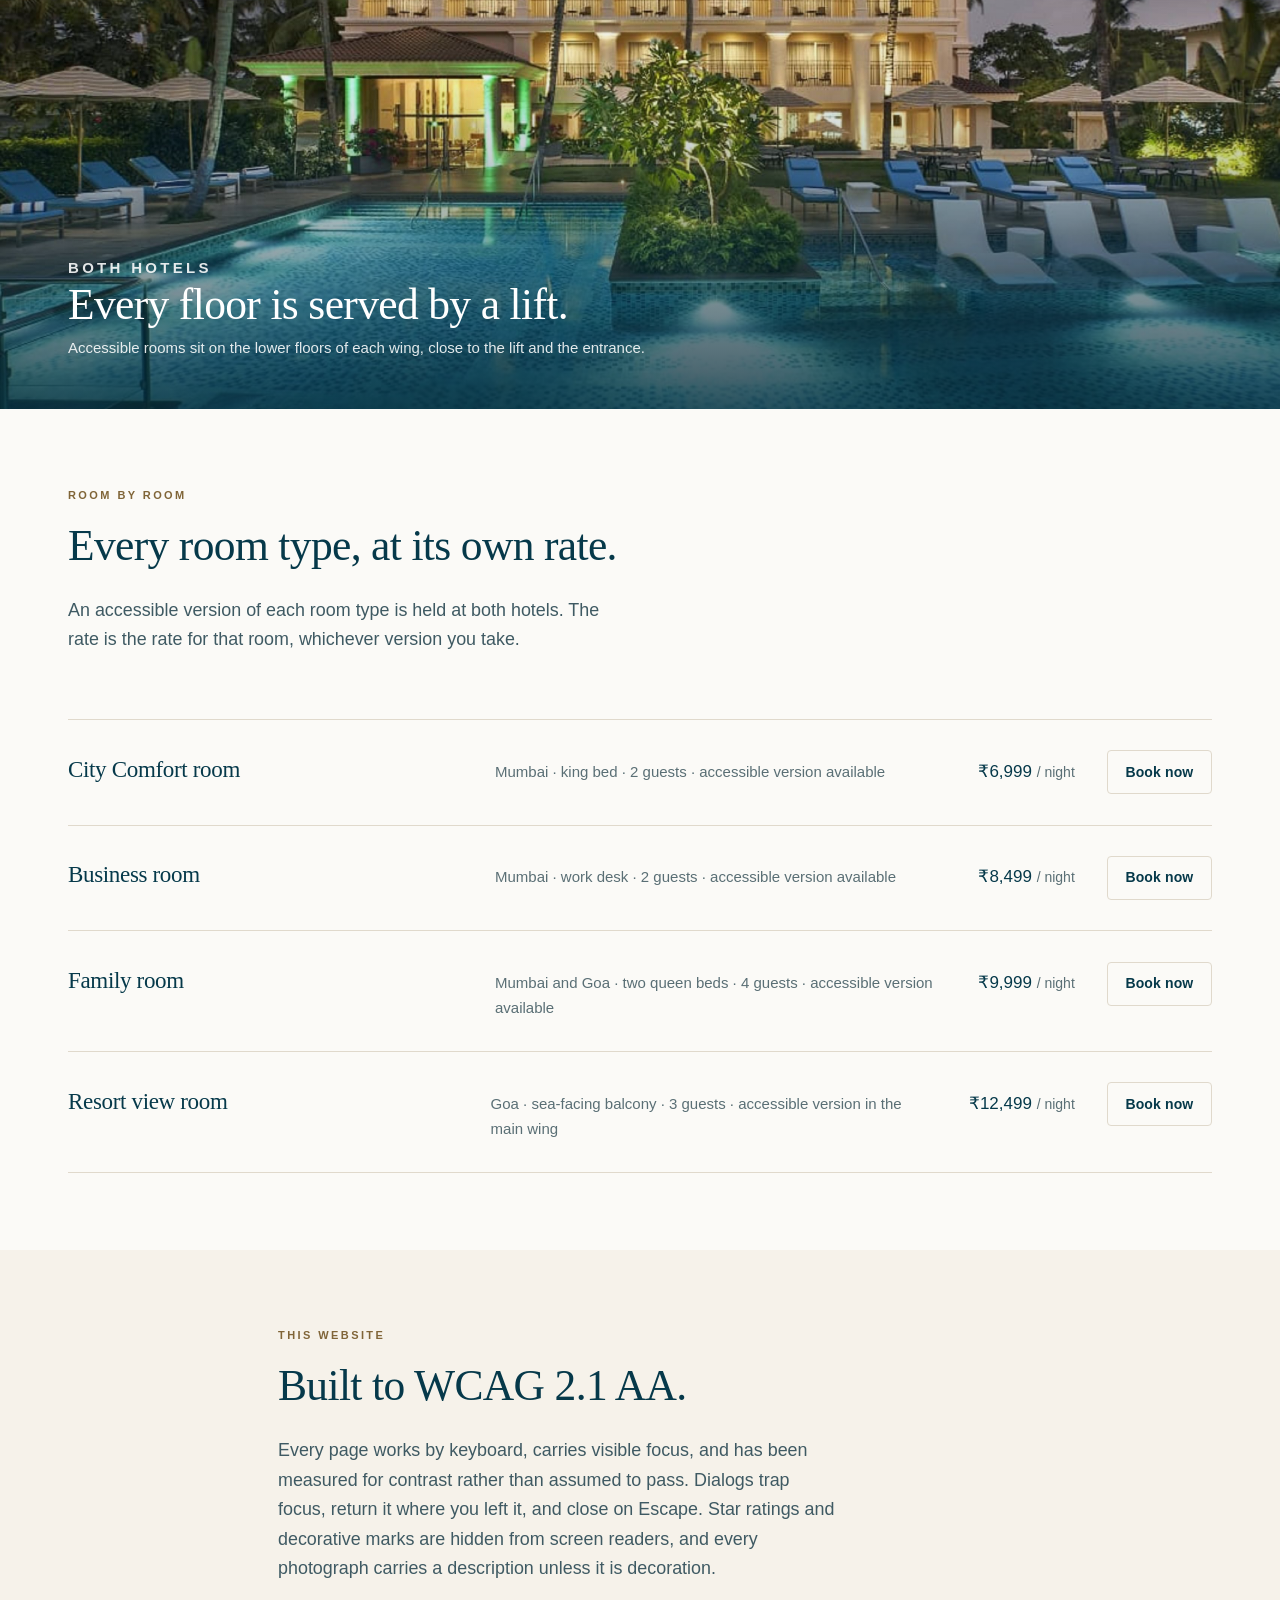
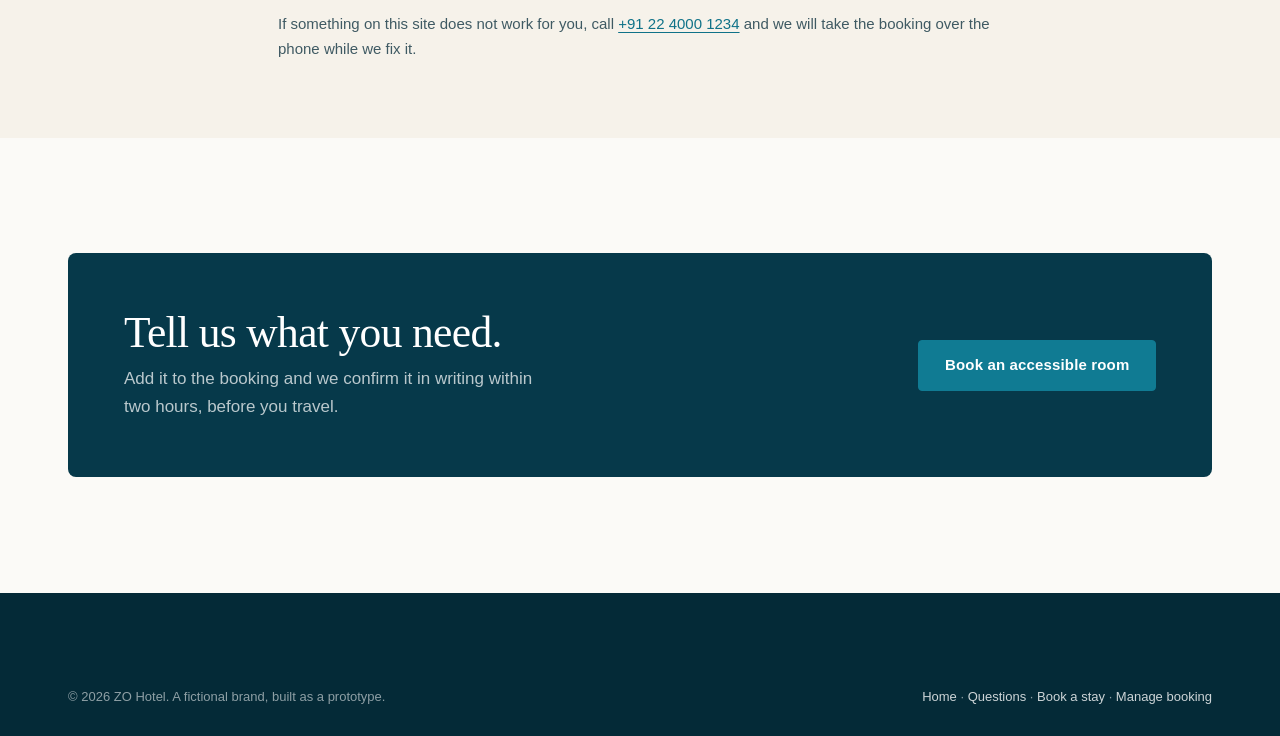
<file: accessibility.html>
<!DOCTYPE html>
<html lang="en-IN">
<head>
<meta charset="utf-8">
<meta name="viewport" content="width=device-width, initial-scale=1">
<title>Accessibility — ZO Hotel</title>
<meta name="description" content="Accessible rooms at ZO Hotel Mumbai and Goa at the same rate as any room, what each one contains, and the two places that are still not step-free.">
<link rel="icon" type="image/png" href="assets/img/zo-favicon.png">
<link rel="stylesheet" href="assets/css/main.css">
</head>
<body class="page--solid">

<a class="skip-link" href="#main">Skip to the main content</a>

<header class="site-header" data-header>
  <div class="container site-header__inner">
    <a class="brand" href="index.html">
      <img class="brand__mark" src="assets/img/zo-logo-mark.webp"
           alt="" width="480" height="255" decoding="async">
      <span class="brand__text">ZO Hotel<small>Mumbai · Goa</small></span>
    </a>

    <button class="nav__toggle" type="button" data-nav-toggle aria-expanded="false" aria-controls="site-nav">
      <svg width="18" height="18" viewBox="0 0 24 24" fill="none" stroke="currentColor" stroke-width="1.8" stroke-linecap="round" aria-hidden="true"><path d="M3 7h18M3 12h18M3 17h18"/></svg>
      Menu
    </button>

    <nav class="nav" id="site-nav" data-nav aria-label="Main">
      <ul class="nav__list">
        <li><a class="nav__link" href="index.html#stays">Stays</a></li>
        <li><a class="nav__link" href="mumbai.html">Mumbai</a></li>
        <li><a class="nav__link" href="goa.html">Goa</a></li>
        <li><a class="nav__link" href="index.html#rooms">Rooms</a></li>
        <li><a class="nav__link" href="accessibility.html" aria-current="page">Accessibility</a></li>
        <li><a class="nav__link" href="flexible-booking.html">Flexible booking</a></li>
        <li aria-hidden="true"><span class="nav__divider"></span></li>
        <li><a class="nav__link" href="manage.html">Manage booking</a></li>
        <li class="nav__cta"><a class="btn btn--primary btn--sm" href="booking.html">Book a stay</a></li>
      </ul>
    </nav>
  </div>
</header>

<main id="main">

  <!-- ===================================================================
       INTRO

       No photograph here, and not for want of looking: nothing in the
       supplied set shows a grab rail, a lift or a step-free entrance, and
       every accessible-hotel photograph on Commons is a competitor's
       branded property. The page leads on type instead, the way
       flexible-booking.html does, and carries the hotel's own photography
       further down where it is honest to use it.
       =================================================================== -->
  <section class="section section--ivory section--tight">
    <div class="container">
      <div class="section__head" style="margin-bottom:0">
        <p class="eyebrow">Accessibility</p>
        <h1 class="display-2"><span>A stay you can</span><span>get into.</span></h1>
        <p class="lede">
          Accessible rooms at both hotels, at the same rate as any other room. This page lists
          what each one contains, what costs nothing, and the two places that are still not
          step-free — because you should hear that from us and not on arrival.
        </p>
        <p class="btn-row mt-3">
          <a class="btn btn--primary" href="booking.html">Book an accessible room</a>
          <a class="arrow-link" href="tel:+912240001234">Call +91 22 4000 1234</a>
        </p>
      </div>
    </div>
  </section>

  <!-- ===================================================================
       PRICE

       The load-bearing claim on this page. Access is not an upgrade, so the
       numbers come straight from the rate card in logic.js and a test reads
       them back. Everything a guest might expect to be charged for is free,
       and the one thing that is not is named rather than hidden.
       =================================================================== -->
  <section class="section" id="price" aria-labelledby="price-title">
    <div class="container">
      <div class="section__head">
        <p class="eyebrow">What it costs</p>
        <h2 id="price-title">Nothing extra, for any of it.</h2>
        <p class="lede">
          An accessible room is priced as the room it is, not as a special arrangement. Nobody
          pays more here for needing a wider doorway.
        </p>
      </div>

      <ul class="proof-strip">
        <li>
          <span class="proof-strip__value">₹0</span>
          <span class="proof-strip__label">Added for an accessible room</span>
        </li>
        <li>
          <span class="proof-strip__value">₹6,999</span>
          <span class="proof-strip__label">Where an accessible stay starts</span>
        </li>
        <li>
          <span class="proof-strip__value">2 hours</span>
          <span class="proof-strip__label">To confirm it in writing</span>
        </li>
      </ul>

      <div class="table-wrap mt-4">
        <table class="data" data-stacked>
          <caption>What each part of an accessible stay costs, at both hotels.</caption>
          <thead>
            <tr>
              <th scope="col">What you are asking for</th>
              <th scope="col">Price</th>
              <th scope="col">How you get it</th>
            </tr>
          </thead>
          <tbody>
            <tr>
              <th scope="row">An accessible room</th>
              <td>The standard rate, ₹6,999 to ₹12,499 a night</td>
              <td>A request on any room type</td>
            </tr>
            <tr>
              <th scope="row">A room on a lower floor</th>
              <td>Free</td>
              <td>A request on any room type</td>
            </tr>
            <tr>
              <th scope="row">Accessible parking beside the door</th>
              <td>Free</td>
              <td>A request, or ask on arrival</td>
            </tr>
            <tr>
              <th scope="row">A grab rail or a bath seat fitted</th>
              <td>Free</td>
              <td>Call before you travel</td>
            </tr>
            <tr>
              <th scope="row">Early check-in from 9:00 am</th>
              <td>Free, whenever a room is ready</td>
              <td>A request on any room type</td>
            </tr>
            <tr>
              <th scope="row">A wheelchair to borrow</th>
              <td>Free</td>
              <td>Ask at reception</td>
            </tr>
            <tr>
              <th scope="row">An extra bed or a cot</th>
              <td>₹900 a night</td>
              <td>A request on any room type</td>
            </tr>
          </tbody>
        </table>
      </div>

      <p class="nearby__caveat">
        <svg width="15" height="15" viewBox="0 0 24 24" fill="none" stroke="currentColor" stroke-width="1.7" stroke-linecap="round" stroke-linejoin="round" aria-hidden="true"><circle cx="12" cy="12" r="9"/><path d="M12 11v5.5"/><path d="M12 7.6h.01"/></svg>
        Rates include GST at 12% up to ₹7,500 a night and 18% above it. There is no resort fee,
        no service charge and no card surcharge, so the number you see before you pay is the
        number you pay.
      </p>
    </div>
  </section>

  <!-- ===================================================================
       THE FACILITIES
       =================================================================== -->
  <section class="section section--white" id="facilities" aria-labelledby="facilities-title">
    <div class="container">
      <div class="section__head">
        <p class="eyebrow">What each hotel has</p>
        <h2 id="facilities-title">Named, so you can plan around it.</h2>
        <p class="lede">
          Access needs differ from one guest to the next, so this is a list rather than an
          adjective. Ask about anything missing from it and we will measure it and tell you.
        </p>
      </div>

      <div class="benefits benefits--four">
        <div class="benefit reveal">
          <svg class="facticon" width="30" height="30" viewBox="0 0 24 24" fill="none" stroke="currentColor" stroke-width="1.7" stroke-linecap="round" stroke-linejoin="round" aria-hidden="true"><path d="M2 20h20"/><path d="M4 20L15 9"/><path d="M15 9h5v11"/><path d="M9 20v-4"/></svg>
          <h3>Getting in and around</h3>
          <p>
            A step-free entrance, lifts to every floor, and accessible parking beside the door at
            no charge.
          </p>
        </div>
        <div class="benefit reveal reveal--d1">
          <svg class="facticon" width="30" height="30" viewBox="0 0 24 24" fill="none" stroke="currentColor" stroke-width="1.7" stroke-linecap="round" stroke-linejoin="round" aria-hidden="true"><path d="M12 3v3.4"/><path d="M8 7.2a4 4 0 0 1 8 0z"/><path d="M9.6 10.4v1.8"/><path d="M12 10.4v2.4"/><path d="M14.4 10.4v1.8"/><path d="M10.8 15v1.8"/><path d="M13.2 15v1.8"/></svg>
          <h3>In the room</h3>
          <p>
            Wider doorways, grab rails by the bed and the bath, and a roll-in shower with a seat.
          </p>
        </div>
        <div class="benefit reveal reveal--d2">
          <svg class="facticon" width="30" height="30" viewBox="0 0 24 24" fill="none" stroke="currentColor" stroke-width="1.7" stroke-linecap="round" stroke-linejoin="round" aria-hidden="true"><path d="M4 10v4h2.5L11 17V7L6.5 10H4z"/><path d="M15 9.5a4.5 4.5 0 0 1 0 5"/><path d="M17.8 7a8 8 0 0 1 0 10"/></svg>
          <h3>Hearing and sight</h3>
          <p>
            A hearing loop at reception, a visual fire alarm and a vibrating pillow pad in
            accessible rooms, and menus and hotel information in large print.
          </p>
        </div>
        <div class="benefit reveal reveal--d3">
          <svg class="facticon" width="30" height="30" viewBox="0 0 24 24" fill="none" stroke="currentColor" stroke-width="1.7" stroke-linecap="round" stroke-linejoin="round" aria-hidden="true"><path d="M4 5h16v10.5H9.5L4 19.5V5z"/><path d="M8 9h8"/><path d="M8 12h5"/></svg>
          <h3>Tell us what you need</h3>
          <p>
            Add an accessible room to your booking, or call the front desk, and we confirm it in
            writing within two hours.
          </p>
        </div>
      </div>

      <div class="grid grid--2 mt-4">
        <div>
          <h3 style="font-size:1.125rem">In an accessible room</h3>
          <ul class="factlist mt-2">
            <li>A doorway a wheelchair fits through, and turning space beside the bed.</li>
            <li>A roll-in shower with a fold-down seat, and grab rails at the shower and the toilet.</li>
            <li>A bed at transfer height, with the wardrobe rail and the peephole set lower.</li>
            <li>Light switches and sockets reachable from a seated position.</li>
            <li>A wheelchair to borrow at either hotel, and a step-free route to the pool and the restaurant.</li>
            <li>Assistance dogs are welcome in every room and every restaurant, with a relief area outside.</li>
          </ul>
        </div>

        <!-- The part most hotel sites leave out, and the reason this page is
             worth having. A guest who meets a step on arrival has been failed
             twice: once by the building and once by the page that did not
             mention it. -->
        <div class="card card--ivory">
          <p class="eyebrow" style="margin-bottom:.75rem">What is not step-free</p>
          <ul class="factlist">
            <li>
              In Goa the garden villas are reached by a stepped path, so we place accessible
              bookings in the main wing, which has lift access throughout.
            </li>
            <li>
              In Mumbai there is one shallow step at the courtyard pool gate. Tell us and
              somebody will meet you there with the ramp.
            </li>
            <li>
              Neither hotel has a pool hoist. We will say so again if you ask, rather than
              letting you find out at the water.
            </li>
          </ul>
          <p class="small mt-3 mb-0" style="color:var(--ink-soft)">
            If anything else here would stop you, ask before you book and we will measure it and
            tell you.
          </p>
        </div>
      </div>
    </div>
  </section>

  <!-- ===================================================================
       THE BUILDING

       The one place a photograph earns its keep on this page: the hotel's
       own wing, floors served by a lift, which is what the copy above
       describes.
       =================================================================== -->
  <section id="building">
    <div class="band band--property">
      <img src="assets/img/room-ocean.jpeg"
           alt="A ZO resort wing at dusk, balconies lit on every floor above a turquoise pool framed by tall palms."
           width="3413" height="2560" loading="lazy" decoding="async">
      <div class="band__scrim" aria-hidden="true"></div>
      <div class="band__caption">
        <div class="container">
          <p class="eyebrow eyebrow--light">Both hotels</p>
          <h2 style="color:#fff;margin-bottom:.5rem;max-width:26ch">Every floor is served by a lift.</h2>
          <p>Accessible rooms sit on the lower floors of each wing, close to the lift and the entrance.</p>
        </div>
      </div>
    </div>
  </section>

  <!-- ===================================================================
       ROOM BY ROOM
       =================================================================== -->
  <section class="section section--tight" id="rooms" aria-labelledby="rooms-title">
    <div class="container">
      <div class="section__head">
        <p class="eyebrow">Room by room</p>
        <h2 id="rooms-title">Every room type, at its own rate.</h2>
        <p class="lede">
          An accessible version of each room type is held at both hotels. The rate is the rate
          for that room, whichever version you take.
        </p>
      </div>

      <div class="rates">
        <article class="rate">
          <h3 class="rate__name">City Comfort room</h3>
          <p class="rate__meta">Mumbai · king bed · 2 guests · accessible version available</p>
          <p class="rate__price">₹6,999 <span>/ night</span></p>
          <div class="rate__actions">
            <a class="btn btn--sm btn--outline" href="booking.html?property=mumbai&amp;room=city">Book now</a>
          </div>
        </article>
        <article class="rate">
          <h3 class="rate__name">Business room</h3>
          <p class="rate__meta">Mumbai · work desk · 2 guests · accessible version available</p>
          <p class="rate__price">₹8,499 <span>/ night</span></p>
          <div class="rate__actions">
            <a class="btn btn--sm btn--outline" href="booking.html?property=mumbai&amp;room=business">Book now</a>
          </div>
        </article>
        <article class="rate">
          <h3 class="rate__name">Family room</h3>
          <p class="rate__meta">Mumbai and Goa · two queen beds · 4 guests · accessible version available</p>
          <p class="rate__price">₹9,999 <span>/ night</span></p>
          <div class="rate__actions">
            <a class="btn btn--sm btn--outline" href="booking.html?room=family">Book now</a>
          </div>
        </article>
        <article class="rate">
          <h3 class="rate__name">Resort view room</h3>
          <p class="rate__meta">Goa · sea-facing balcony · 3 guests · accessible version in the main wing</p>
          <p class="rate__price">₹12,499 <span>/ night</span></p>
          <div class="rate__actions">
            <a class="btn btn--sm btn--outline" href="booking.html?property=goa&amp;room=resort">Book now</a>
          </div>
        </article>
      </div>
    </div>
  </section>

  <!-- ===================================================================
       THE WEBSITE ITSELF
       =================================================================== -->
  <section class="section section--ivory section--tight" id="website" aria-labelledby="web-title">
    <div class="container container--narrow">
      <p class="eyebrow">This website</p>
      <h2 id="web-title">Built to WCAG 2.1 AA.</h2>
      <p class="lede">
        Every page works by keyboard, carries visible focus, and has been measured for contrast
        rather than assumed to pass. Dialogs trap focus, return it where you left it, and close
        on Escape. Star ratings and decorative marks are hidden from screen readers, and every
        photograph carries a description unless it is decoration.
      </p>
      <p class="small mt-3 mb-0" style="color:var(--ink-soft)">
        If something on this site does not work for you, call
        <a href="tel:+912240001234">+91 22 4000 1234</a> and we will take the booking over the
        phone while we fix it.
      </p>
    </div>
  </section>

  <!-- =================================================================== -->
  <section class="section">
    <div class="container">
      <div class="cta-band">
        <div>
          <h2>Tell us what you need.</h2>
          <p>Add it to the booking and we confirm it in writing within two hours, before you travel.</p>
        </div>
        <div class="btn-row">
          <a class="btn btn--primary" href="booking.html">Book an accessible room</a>
        </div>
      </div>
    </div>
  </section>

</main>

<footer class="site-footer">
  <div class="container">
    <div class="footer-bottom" style="margin-top:0;border-top:0">
      <p class="mb-0">© <span data-year>2026</span> ZO Hotel. A fictional brand, built as a prototype.</p>
      <p class="mb-0">
        <a href="index.html">Home</a> ·
        <a href="index.html#faq">Questions</a> ·
        <a href="booking.html">Book a stay</a> ·
        <a href="manage.html">Manage booking</a>
      </p>
    </div>
  </div>
</footer>

<script src="assets/js/logic.js"></script>
<script src="assets/js/core.js"></script>
</body>
</html>
</file>
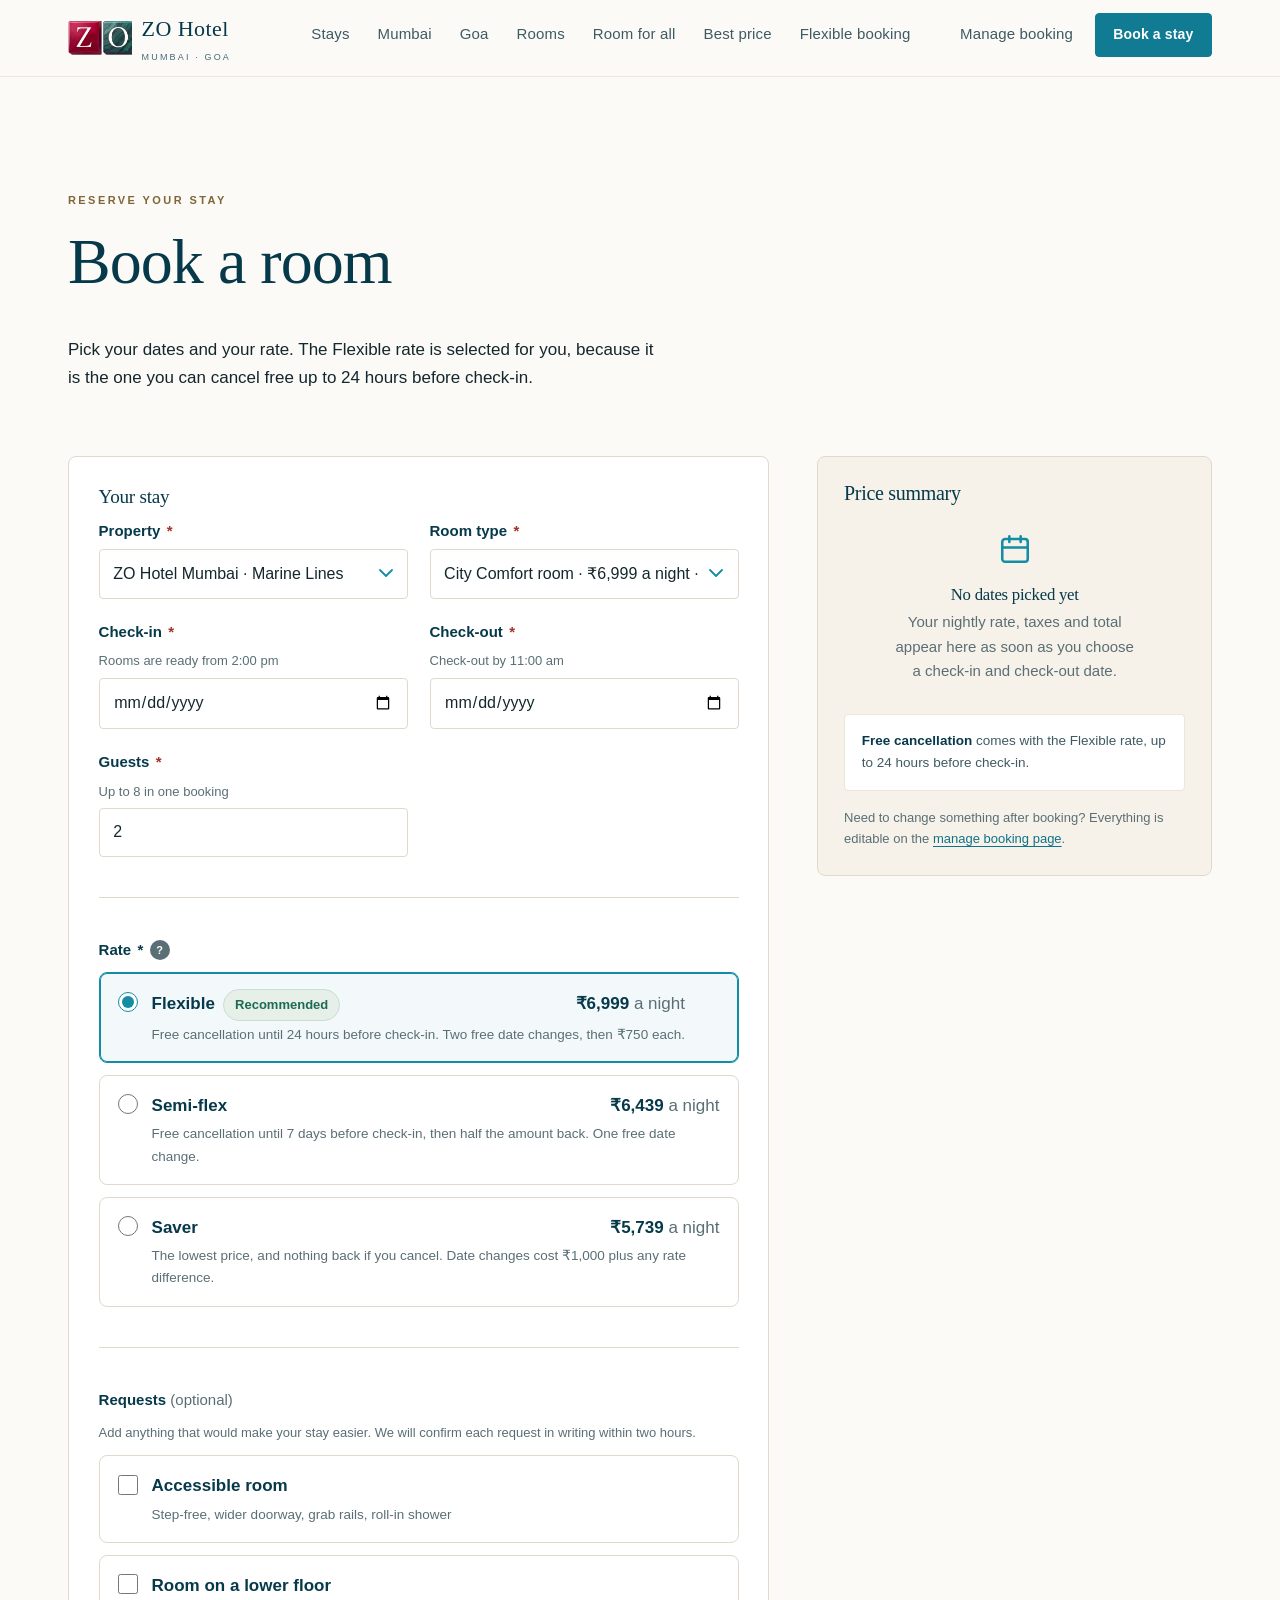
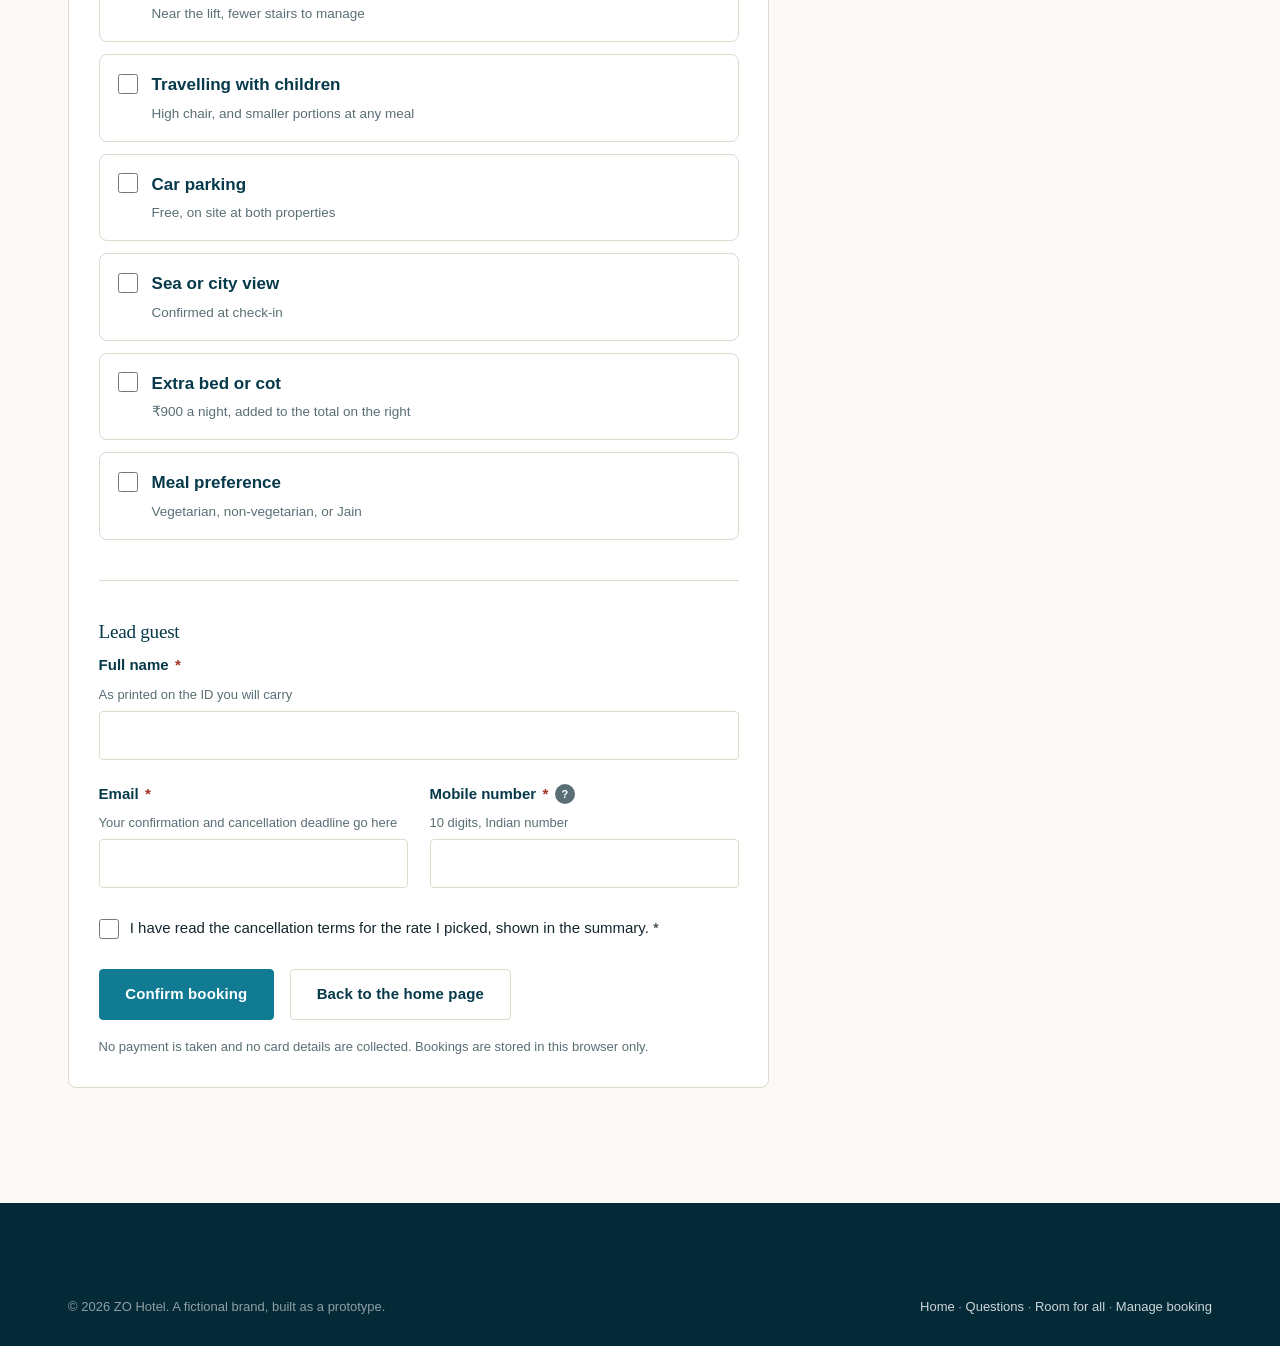
<file: booking.html>
<!DOCTYPE html>
<html lang="en-IN">
<head>
<meta charset="utf-8">
<meta name="viewport" content="width=device-width, initial-scale=1">
<title>Book a stay — ZO Hotel</title>
<meta name="description" content="Book a room at ZO Hotel Mumbai or Goa. Pick a Flexible rate for free cancellation up to 24 hours before check-in.">
<link rel="icon" type="image/png" href="assets/img/zo-favicon.png">
<link rel="stylesheet" href="assets/css/main.css">
</head>
<body class="page--solid">

<a class="skip-link" href="#main">Skip to the main content</a>

<header class="site-header" data-header>
  <div class="container site-header__inner">
    <a class="brand" href="index.html">
      <img class="brand__mark" src="assets/img/zo-logo-mark.webp"
           alt="" width="480" height="255" decoding="async">
      <span class="brand__text">ZO Hotel<small>Mumbai · Goa</small></span>
    </a>

    <button class="nav__toggle" type="button" data-nav-toggle aria-expanded="false" aria-controls="site-nav">
      <svg width="18" height="18" viewBox="0 0 24 24" fill="none" stroke="currentColor" stroke-width="1.8" stroke-linecap="round" aria-hidden="true"><path d="M3 7h18M3 12h18M3 17h18"/></svg>
      Menu
    </button>

    <nav class="nav" id="site-nav" data-nav aria-label="Main">
      <ul class="nav__list">
        <li><a class="nav__link" href="index.html#stays">Stays</a></li>
        <li><a class="nav__link" href="mumbai.html">Mumbai</a></li>
        <li><a class="nav__link" href="goa.html">Goa</a></li>
        <li><a class="nav__link" href="index.html#rooms">Rooms</a></li>
        <li><a class="nav__link" href="room-for-all.html">Room for all</a></li>
        <li><a class="nav__link" href="index.html#best-rate">Best price</a></li>
        <li><a class="nav__link" href="flexible-booking.html">Flexible booking</a></li>
        <li aria-hidden="true"><span class="nav__divider"></span></li>
        <li><a class="nav__link" href="manage.html">Manage booking</a></li>
        <li class="nav__cta"><a class="btn btn--primary btn--sm" href="booking.html" aria-current="page">Book a stay</a></li>
      </ul>
    </nav>
  </div>
</header>

<main id="main" class="section">
  <div class="container">

    <div class="section__head">
      <p class="eyebrow">Reserve your stay</p>
      <h1>Book a room</h1>
      <p>
        Pick your dates and your rate. The Flexible rate is selected for you, because it is the one
        you can cancel free up to 24 hours before check-in.
      </p>
    </div>

    <noscript>
      <div class="banner banner--warn">
        <span class="banner__icon">
          <svg width="22" height="22" viewBox="0 0 24 24" fill="none" stroke="currentColor" stroke-width="1.8" stroke-linecap="round" stroke-linejoin="round" aria-hidden="true"><path d="M12 4l8.5 15H3.5L12 4z"/><path d="M12 10v4M12 17h.01"/></svg>
        </span>
        <div class="banner__body">
          <p class="banner__title">This booking form needs JavaScript</p>
          <p>Live pricing and validation run in your browser. Call +91 22 4000 1234 and we will book the room for you.</p>
        </div>
      </div>
    </noscript>

    <!-- Confirmation replaces the form once a booking succeeds -->
    <div id="booking-confirmation" hidden></div>

    <div class="booking-layout">

      <div class="card" id="booking-form-card">
        <form id="booking-form" novalidate>

          <!-- Error summary: appears above the form, links to each field -->
          <div class="error-summary" data-error-summary role="alert" hidden></div>

          <h2 style="font-size:1.2rem">Your stay</h2>
          <div class="form-grid">
            <div class="field">
              <label class="label" for="property">Property <span class="req" aria-hidden="true">*</span></label>
              <select class="select" id="property" name="property" required>
                <option value="mumbai">ZO Hotel Mumbai · Marine Lines</option>
                <option value="goa">ZO Hotel Goa · Baga Beach</option>
              </select>
              <p class="error-text" data-error-for="property" id="err-property" hidden></p>
            </div>

            <div class="field">
              <label class="label" for="roomId">Room type <span class="req" aria-hidden="true">*</span></label>
              <select class="select" id="roomId" name="roomId" required>
                <!-- Options are built from the rate card in booking.js -->
              </select>
              <p class="error-text" data-error-for="roomId" id="err-roomId" hidden></p>
            </div>

            <div class="field">
              <label class="label" for="checkIn">Check-in <span class="req" aria-hidden="true">*</span></label>
              <p class="hint" id="hint-checkIn">Rooms are ready from 2:00 pm</p>
              <input class="input" type="date" id="checkIn" name="checkIn" required aria-describedby="hint-checkIn">
              <p class="error-text" data-error-for="checkIn" id="err-checkIn" hidden></p>
            </div>

            <div class="field">
              <label class="label" for="checkOut">Check-out <span class="req" aria-hidden="true">*</span></label>
              <p class="hint" id="hint-checkOut">Check-out by 11:00 am</p>
              <input class="input" type="date" id="checkOut" name="checkOut" required aria-describedby="hint-checkOut">
              <p class="error-text" data-error-for="checkOut" id="err-checkOut" hidden></p>
            </div>

            <div class="field">
              <label class="label" for="guests">Guests <span class="req" aria-hidden="true">*</span></label>
              <p class="hint" id="hint-guests">Up to 8 in one booking</p>
              <input class="input" type="number" id="guests" name="guests" value="2" min="1" max="8" step="1" inputmode="numeric" required aria-describedby="hint-guests">
              <p class="error-text" data-error-for="guests" id="err-guests" hidden></p>
            </div>
          </div>

          <hr>

          <fieldset id="plan-fieldset" role="radiogroup" aria-required="true" aria-labelledby="plan-legend">
            <legend style="display:flex;align-items:center;gap:.4rem" id="plan-legend">
              Rate <span class="req" aria-hidden="true">*</span>
              <span class="tip" data-tip>
                <button class="tip__btn" type="button" aria-label="How the three rates differ" aria-describedby="tip-rates">?</button>
                <span class="tip__bubble" id="tip-rates" role="tooltip" hidden>
                  The cheaper the rate, the less you get back if you cancel. Flexible costs the most and
                  refunds in full until 24 hours before check-in.
                </span>
              </span>
            </legend>

            <div class="option-list" id="plan-list">
              <label class="option" for="plan-flexible" data-plan="flexible">
                <input type="radio" id="plan-flexible" name="planId" value="flexible" required checked>
                <span class="option__text">
                  <span class="option__title">
                    Flexible
                    <span class="chip chip--success">Recommended</span>
                    <span class="option__price" data-plan-price></span>
                  </span>
                  <span class="option__note">
                    Free cancellation until 24 hours before check-in. Two free date changes, then ₹750 each.
                  </span>
                </span>
              </label>

              <label class="option" for="plan-semiflex" data-plan="semiflex">
                <input type="radio" id="plan-semiflex" name="planId" value="semiflex" required>
                <span class="option__text">
                  <span class="option__title">
                    Semi-flex
                    <span class="option__price" data-plan-price></span>
                  </span>
                  <span class="option__note">
                    Free cancellation until 7 days before check-in, then half the amount back. One free date change.
                  </span>
                </span>
              </label>

              <label class="option" for="plan-saver" data-plan="saver">
                <input type="radio" id="plan-saver" name="planId" value="saver" required>
                <span class="option__text">
                  <span class="option__title">
                    Saver
                    <span class="option__price" data-plan-price></span>
                  </span>
                  <span class="option__note">
                    The lowest price, and nothing back if you cancel. Date changes cost ₹1,000 plus any rate difference.
                  </span>
                </span>
              </label>
            </div>
            <p class="error-text" data-error-for="planId" id="err-planId" hidden></p>
          </fieldset>

          <hr>

          <fieldset>
            <legend>Requests <span class="muted" style="font-weight:400">(optional)</span></legend>
            <p class="hint" style="margin-bottom:.75rem">
              Add anything that would make your stay easier. We will confirm each request in writing
              within two hours.
            </p>

            <div class="option-list">
              <label class="option" for="req-accessible">
                <input type="checkbox" id="req-accessible" name="requests" value="accessible" data-group="true">
                <span class="option__text">
                  <span class="option__title">Accessible room</span>
                  <span class="option__note">Step-free, wider doorway, grab rails, roll-in shower</span>
                </span>
              </label>

              <label class="option" for="req-lowerFloor">
                <input type="checkbox" id="req-lowerFloor" name="requests" value="lowerFloor" data-group="true">
                <span class="option__text">
                  <span class="option__title">Room on a lower floor</span>
                  <span class="option__note">Near the lift, fewer stairs to manage</span>
                </span>
              </label>

              <label class="option" for="req-children">
                <input type="checkbox" id="req-children" name="requests" value="children" data-group="true">
                <span class="option__text">
                  <span class="option__title">Travelling with children</span>
                  <span class="option__note">High chair, and smaller portions at any meal</span>
                </span>
              </label>

              <label class="option" for="req-parking">
                <input type="checkbox" id="req-parking" name="requests" value="parking" data-group="true">
                <span class="option__text">
                  <span class="option__title">Car parking</span>
                  <span class="option__note">Free, on site at both properties</span>
                </span>
              </label>

              <label class="option" for="req-view">
                <input type="checkbox" id="req-view" name="requests" value="view" data-group="true">
                <span class="option__text">
                  <span class="option__title">Sea or city view</span>
                  <span class="option__note">Confirmed at check-in</span>
                </span>
              </label>

              <label class="option" for="req-extraBed">
                <input type="checkbox" id="req-extraBed" name="requests" value="extraBed" data-group="true">
                <span class="option__text">
                  <span class="option__title">Extra bed or cot</span>
                  <span class="option__note">₹900 a night, added to the total on the right</span>
                </span>
              </label>

              <label class="option" for="req-meal-booking">
                <input type="checkbox" id="req-meal-booking" name="requests" value="meal" data-group="true">
                <span class="option__text">
                  <span class="option__title">Meal preference</span>
                  <span class="option__note">Vegetarian, non-vegetarian, or Jain</span>
                </span>
              </label>
            </div>

            <div class="field mt-2" id="meal-field" hidden>
              <label class="label" for="meal">Which preference</label>
              <select class="select" id="meal" name="meal" style="max-width:280px">
                <option value="veg">Vegetarian</option>
                <option value="nonveg">Non-vegetarian</option>
                <option value="jain">Jain</option>
              </select>
            </div>
          </fieldset>

          <hr>

          <h2 style="font-size:1.2rem">Lead guest</h2>
          <div class="form-grid">
            <div class="field field--full">
              <label class="label" for="fullName">Full name <span class="req" aria-hidden="true">*</span></label>
              <p class="hint" id="hint-fullName">As printed on the ID you will carry</p>
              <input class="input" type="text" id="fullName" name="fullName" autocomplete="name" required aria-describedby="hint-fullName">
              <p class="error-text" data-error-for="fullName" id="err-fullName" hidden></p>
            </div>

            <div class="field">
              <label class="label" for="email">Email <span class="req" aria-hidden="true">*</span></label>
              <p class="hint" id="hint-email">Your confirmation and cancellation deadline go here</p>
              <input class="input" type="email" id="email" name="email" autocomplete="email" required aria-describedby="hint-email">
              <p class="error-text" data-error-for="email" id="err-email" hidden></p>
            </div>

            <div class="field">
              <label class="label" for="phone">
                Mobile number <span class="req" aria-hidden="true">*</span>
                <span class="tip" data-tip>
                  <button class="tip__btn" type="button" aria-label="Why we ask for a mobile number" aria-describedby="tip-phone">?</button>
                  <span class="tip__bubble" id="tip-phone" role="tooltip" hidden>
                    If anything changes with your room on the day, we call this number before you travel.
                  </span>
                </span>
              </label>
              <p class="hint" id="hint-phone">10 digits, Indian number</p>
              <input class="input" type="tel" id="phone" name="phone" autocomplete="tel" inputmode="numeric" required aria-describedby="hint-phone">
              <p class="error-text" data-error-for="phone" id="err-phone" hidden></p>
            </div>
          </div>

          <div class="field mt-3">
            <label class="checkline" for="consent">
              <input type="checkbox" id="consent" name="consent" required>
              <span>
                I have read the cancellation terms for the rate I picked, shown in the summary.
                <span class="req" aria-hidden="true">*</span>
              </span>
            </label>
            <p class="error-text" data-error-for="consent" id="err-consent" hidden></p>
          </div>

          <div class="btn-row mt-3">
            <button class="btn btn--primary" type="submit">Confirm booking</button>
            <a class="btn btn--outline" href="index.html">Back to the home page</a>
          </div>

          <p class="tiny muted mt-2">
            No payment is taken and no card details are collected.
            Bookings are stored in this browser only.
          </p>
        </form>
      </div>

      <aside class="summary" id="summary-card" aria-labelledby="summary-title">
        <h2 id="summary-title">Price summary</h2>
        <div id="summary-body" aria-live="polite"></div>
        <div class="summary__policy" id="summary-policy"></div>
        <p class="tiny muted mt-2 mb-0">
          Need to change something after booking? Everything is editable on the
          <a href="manage.html">manage booking page</a>.
        </p>
      </aside>

    </div>
  </div>
</main>

<footer class="site-footer">
  <div class="container">
    <div class="footer-bottom" style="margin-top:0;border-top:0">
      <p class="mb-0">© <span data-year>2026</span> ZO Hotel. A fictional brand, built as a prototype.</p>
      <p class="mb-0">
        <a href="index.html">Home</a> ·
        <a href="index.html#faq">Questions</a> ·
        <a href="room-for-all.html">Room for all</a> ·
        <a href="manage.html">Manage booking</a>
      </p>
    </div>
  </div>
</footer>

<script src="assets/js/logic.js"></script>
<script src="assets/js/core.js"></script>
<script src="assets/js/forms.js"></script>
<script src="assets/js/booking.js"></script>
</body>
</html>
</file>
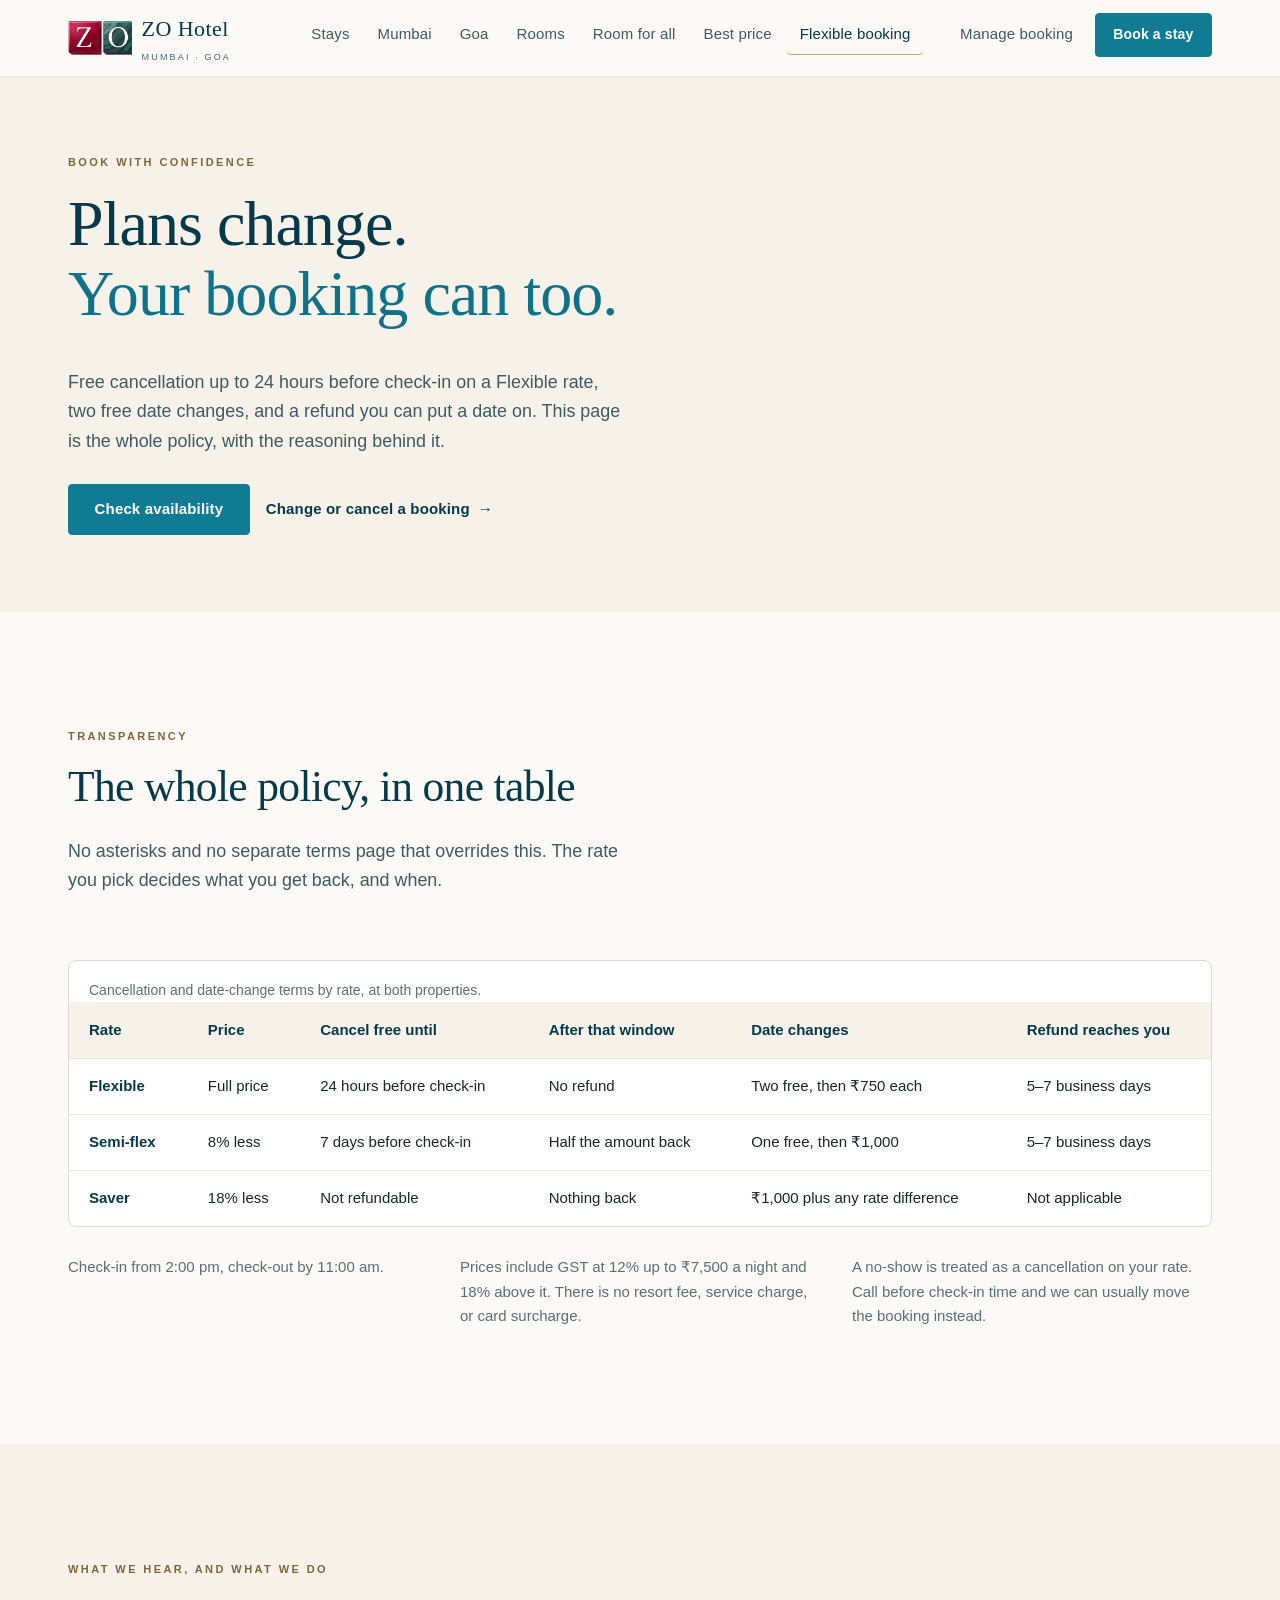
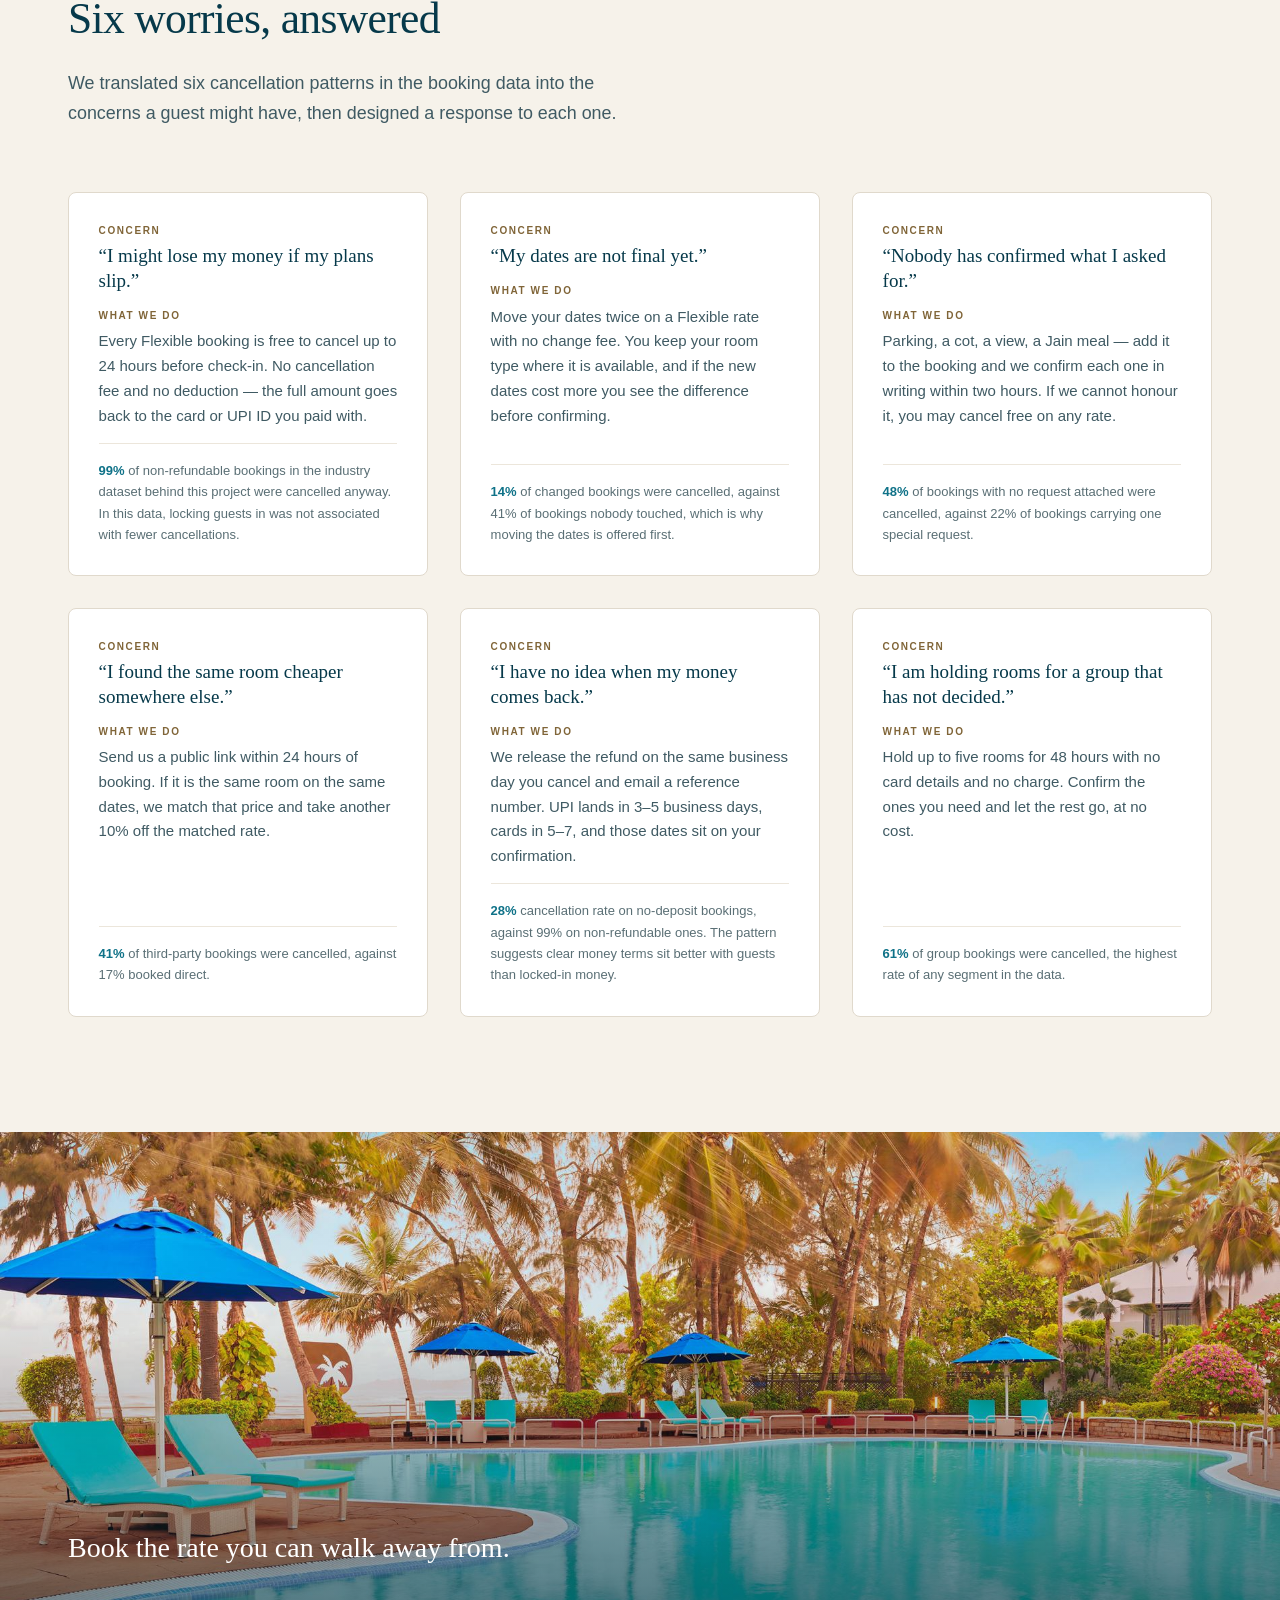
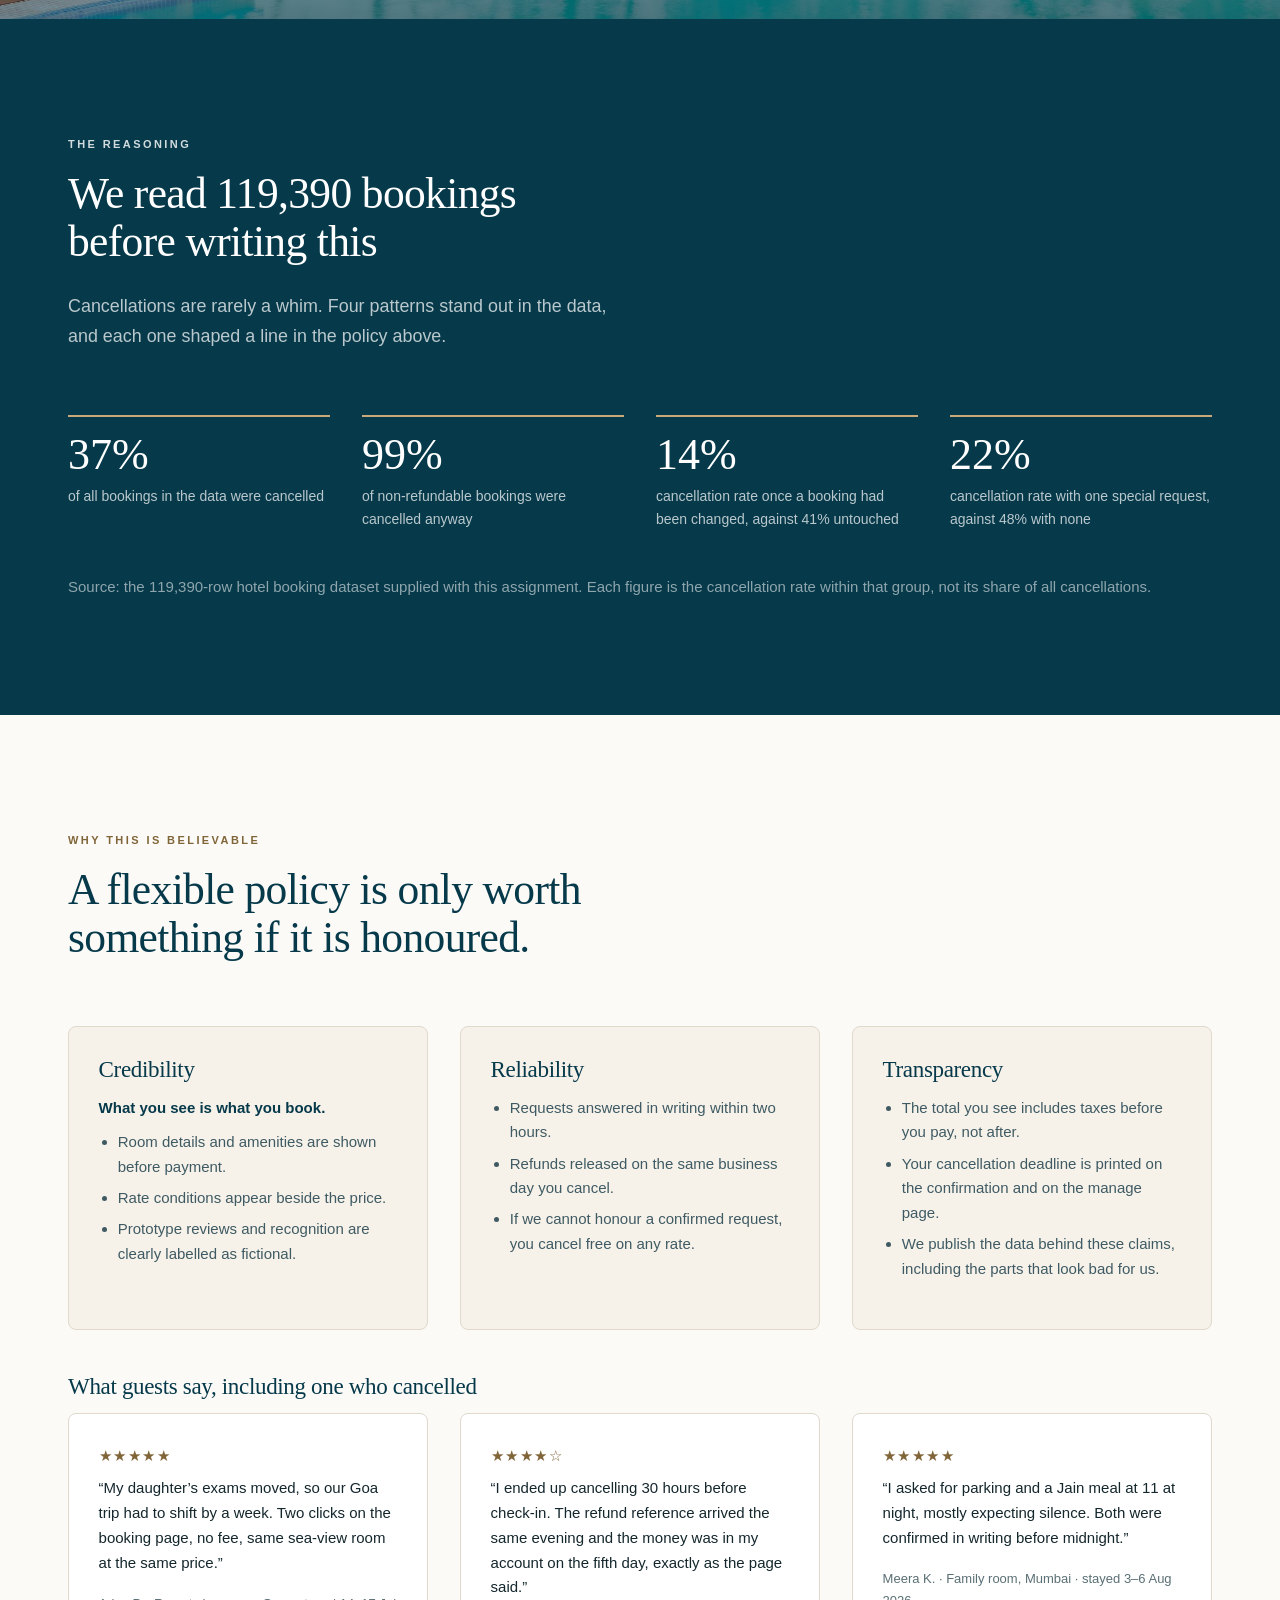
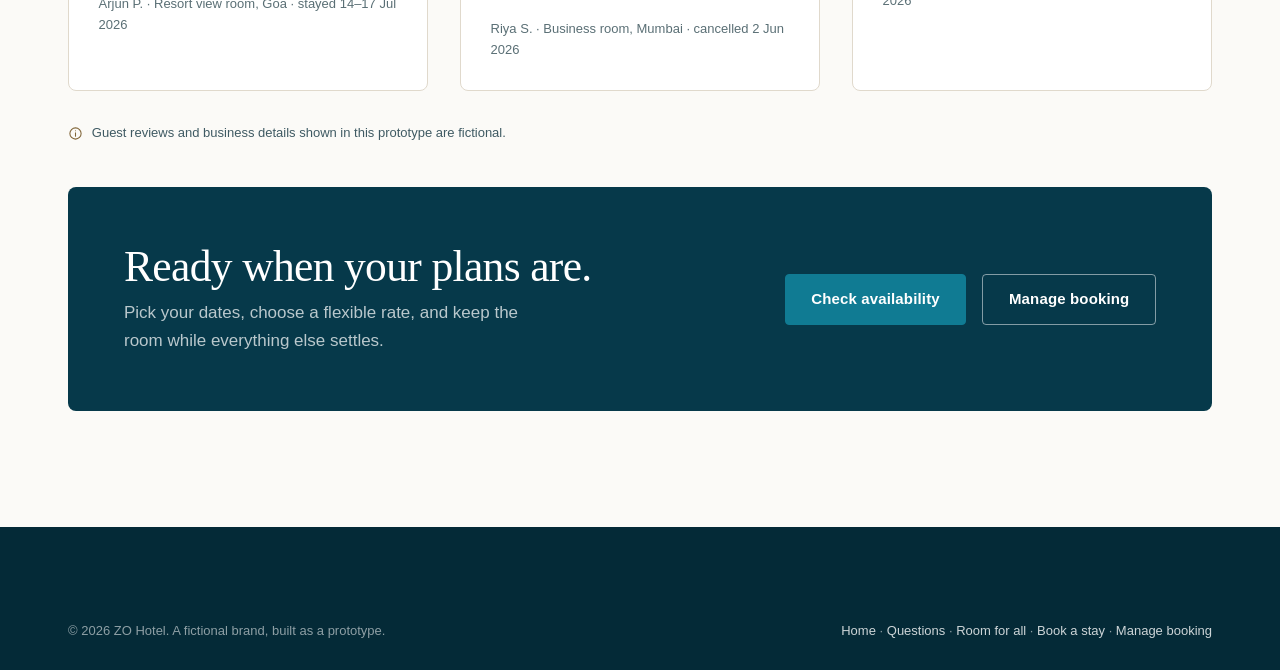
<file: flexible-booking.html>
<!DOCTYPE html>
<html lang="en-IN">
<head>
<meta charset="utf-8">
<meta name="viewport" content="width=device-width, initial-scale=1">
<title>Flexible booking — ZO Hotel</title>
<meta name="description" content="Free cancellation up to 24 hours before check-in, two free date changes, and refunds in 5–7 business days. The full ZO Hotel booking terms.">
<link rel="icon" type="image/png" href="assets/img/zo-favicon.png">
<link rel="stylesheet" href="assets/css/main.css">
</head>
<body class="page--solid">

<a class="skip-link" href="#main">Skip to the main content</a>

<header class="site-header" data-header>
  <div class="container site-header__inner">
    <a class="brand" href="index.html">
      <img class="brand__mark" src="assets/img/zo-logo-mark.webp"
           alt="" width="480" height="255" decoding="async">
      <span class="brand__text">ZO Hotel<small>Mumbai · Goa</small></span>
    </a>

    <button class="nav__toggle" type="button" data-nav-toggle aria-expanded="false" aria-controls="site-nav">
      <svg width="18" height="18" viewBox="0 0 24 24" fill="none" stroke="currentColor" stroke-width="1.8" stroke-linecap="round" aria-hidden="true"><path d="M3 7h18M3 12h18M3 17h18"/></svg>
      Menu
    </button>

    <nav class="nav" id="site-nav" data-nav aria-label="Main">
      <ul class="nav__list">
        <li><a class="nav__link" href="index.html#stays">Stays</a></li>
        <li><a class="nav__link" href="mumbai.html">Mumbai</a></li>
        <li><a class="nav__link" href="goa.html">Goa</a></li>
        <li><a class="nav__link" href="index.html#rooms">Rooms</a></li>
        <li><a class="nav__link" href="room-for-all.html">Room for all</a></li>
        <li><a class="nav__link" href="index.html#best-rate">Best price</a></li>
        <li><a class="nav__link" href="flexible-booking.html" aria-current="page">Flexible booking</a></li>
        <li aria-hidden="true"><span class="nav__divider"></span></li>
        <li><a class="nav__link" href="manage.html">Manage booking</a></li>
        <li class="nav__cta"><a class="btn btn--primary btn--sm" href="booking.html">Book a stay</a></li>
      </ul>
    </nav>
  </div>
</header>

<main id="main">

  <section class="section section--ivory section--tight">
    <div class="container">
      <div class="section__head" style="margin-bottom:0">
        <p class="eyebrow">Book with confidence</p>
        <h1 class="display-2"><span>Plans change.</span><span>Your booking can too.</span></h1>
        <p class="lede">
          Free cancellation up to 24 hours before check-in on a Flexible rate, two free date changes,
          and a refund you can put a date on. This page is the whole policy, with the reasoning behind it.
        </p>
        <p class="btn-row mt-3">
          <a class="btn btn--primary" href="booking.html">Check availability</a>
          <a class="arrow-link" href="manage.html">Change or cancel a booking</a>
        </p>
      </div>
    </div>
  </section>

  <!-- ===================================================================
       THE POLICY TABLE
       =================================================================== -->
  <section class="section" id="policy">
    <div class="container">
      <div class="section__head">
        <p class="eyebrow">Transparency</p>
        <h2>The whole policy, in one table</h2>
        <p class="lede">
          No asterisks and no separate terms page that overrides this. The rate you pick decides what
          you get back, and when.
        </p>
      </div>

      <div class="table-wrap">
        <table class="data" data-stacked>
          <caption>Cancellation and date-change terms by rate, at both properties.</caption>
          <thead>
            <tr>
              <th scope="col">Rate</th>
              <th scope="col">Price</th>
              <th scope="col">Cancel free until</th>
              <th scope="col">After that window</th>
              <th scope="col">Date changes</th>
              <th scope="col">Refund reaches you</th>
            </tr>
          </thead>
          <tbody>
            <tr>
              <th scope="row">Flexible</th>
              <td>Full price</td>
              <td>24 hours before check-in</td>
              <td>No refund</td>
              <td>Two free, then ₹750 each</td>
              <td>5–7 business days</td>
            </tr>
            <tr>
              <th scope="row">Semi-flex</th>
              <td>8% less</td>
              <td>7 days before check-in</td>
              <td>Half the amount back</td>
              <td>One free, then ₹1,000</td>
              <td>5–7 business days</td>
            </tr>
            <tr>
              <th scope="row">Saver</th>
              <td>18% less</td>
              <td>Not refundable</td>
              <td>Nothing back</td>
              <td>₹1,000 plus any rate difference</td>
              <td>Not applicable</td>
            </tr>
          </tbody>
        </table>
      </div>

      <div class="grid grid--3 mt-3">
        <p class="small muted mb-0">Check-in from 2:00 pm, check-out by 11:00 am.</p>
        <p class="small muted mb-0">Prices include GST at 12% up to ₹7,500 a night and 18% above it. There is no resort fee, service charge, or card surcharge.</p>
        <p class="small muted mb-0">A no-show is treated as a cancellation on your rate. Call before check-in time and we can usually move the booking instead.</p>
      </div>
    </div>
  </section>

  <!-- ===================================================================
       PROBLEM AND SOLUTION
       =================================================================== -->
  <section class="section section--ivory" id="concerns">
    <div class="container">
      <div class="section__head">
        <p class="eyebrow">What we hear, and what we do</p>
        <h2>Six worries, answered</h2>
        <p class="lede">
          We translated six cancellation patterns in the booking data into the concerns a guest might
          have, then designed a response to each one.
        </p>
      </div>

      <div class="grid grid--3">

        <article class="card concern reveal">
          <div>
            <p class="concern__label">Concern</p>
            <p class="concern__quote">“I might lose my money if my plans slip.”</p>
          </div>
          <div>
            <p class="concern__label">What we do</p>
            <p class="concern__answer">
              Every Flexible booking is free to cancel up to 24 hours before check-in. No cancellation
              fee and no deduction — the full amount goes back to the card or UPI ID you paid with.
            </p>
          </div>
          <p class="concern__data">
            <strong>99%</strong> of non-refundable bookings in the industry dataset behind this project
            were cancelled anyway. In this data, locking guests in was not associated with fewer
            cancellations.
          </p>
        </article>

        <article class="card concern reveal reveal--d1">
          <div>
            <p class="concern__label">Concern</p>
            <p class="concern__quote">“My dates are not final yet.”</p>
          </div>
          <div>
            <p class="concern__label">What we do</p>
            <p class="concern__answer">
              Move your dates twice on a Flexible rate with no change fee. You keep your room type where
              it is available, and if the new dates cost more you see the difference before confirming.
            </p>
          </div>
          <p class="concern__data">
            <strong>14%</strong> of changed bookings were cancelled, against 41% of bookings nobody
            touched, which is why moving the dates is offered first.
          </p>
        </article>

        <article class="card concern reveal reveal--d2">
          <div>
            <p class="concern__label">Concern</p>
            <p class="concern__quote">“Nobody has confirmed what I asked for.”</p>
          </div>
          <div>
            <p class="concern__label">What we do</p>
            <p class="concern__answer">
              Parking, a cot, a view, a Jain meal — add it to the booking and we confirm each one
              in writing within two hours. If we cannot honour it, you may cancel free on any rate.
            </p>
          </div>
          <p class="concern__data">
            <strong>48%</strong> of bookings with no request attached were cancelled, against 22% of
            bookings carrying one special request.
          </p>
        </article>

        <article class="card concern reveal">
          <div>
            <p class="concern__label">Concern</p>
            <p class="concern__quote">“I found the same room cheaper somewhere else.”</p>
          </div>
          <div>
            <p class="concern__label">What we do</p>
            <p class="concern__answer">
              Send us a public link within 24 hours of booking. If it is the same room on the same dates,
              we match that price and take another 10% off the matched rate.
            </p>
          </div>
          <p class="concern__data">
            <strong>41%</strong> of third-party bookings were cancelled, against 17% booked direct.
          </p>
        </article>

        <article class="card concern reveal reveal--d1">
          <div>
            <p class="concern__label">Concern</p>
            <p class="concern__quote">“I have no idea when my money comes back.”</p>
          </div>
          <div>
            <p class="concern__label">What we do</p>
            <p class="concern__answer">
              We release the refund on the same business day you cancel and email a reference number.
              UPI lands in 3–5 business days, cards in 5–7, and those dates sit on your confirmation.
            </p>
          </div>
          <p class="concern__data">
            <strong>28%</strong> cancellation rate on no-deposit bookings, against 99% on non-refundable
            ones. The pattern suggests clear money terms sit better with guests than locked-in money.
          </p>
        </article>

        <article class="card concern reveal reveal--d2">
          <div>
            <p class="concern__label">Concern</p>
            <p class="concern__quote">“I am holding rooms for a group that has not decided.”</p>
          </div>
          <div>
            <p class="concern__label">What we do</p>
            <p class="concern__answer">
              Hold up to five rooms for 48 hours with no card details and no charge. Confirm the ones you
              need and let the rest go, at no cost.
            </p>
          </div>
          <p class="concern__data">
            <strong>61%</strong> of group bookings were cancelled, the highest rate of any segment in
            the data.
          </p>
        </article>

      </div>
    </div>
  </section>

  <!-- ===================================================================
       PHOTOGRAPHIC BREAK
       =================================================================== -->
  <div class="band">
    <img src="assets/img/pool.jpg"
         alt="The palm-lined pool at ZO in the afternoon, loungers and parasols along its edge."
         width="1900" height="750" loading="lazy" decoding="async">
    <div class="band__scrim" aria-hidden="true"></div>
    <div class="band__caption">
      <div class="container">
        <p class="mb-0" style="font-family:var(--serif);font-size:clamp(1.25rem,2.2vw,1.75rem);color:#fff">
          Book the rate you can walk away from.
        </p>
      </div>
    </div>
  </div>

  <!-- ===================================================================
       WHY WE CHANGED THE POLICY
       =================================================================== -->
  <section class="section section--navy" id="evidence">
    <div class="container">
      <div class="section__head">
        <p class="eyebrow eyebrow--light">The reasoning</p>
        <h2>We read 119,390 bookings before writing this</h2>
        <p class="lede">
          Cancellations are rarely a whim. Four patterns stand out in the data, and each one shaped a
          line in the policy above.
        </p>
      </div>

      <div class="grid grid--4">
        <div class="stat reveal">
          <span class="stat__value">37%</span>
          <p class="stat__label">of all bookings in the data were cancelled</p>
        </div>
        <div class="stat reveal reveal--d1">
          <span class="stat__value">99%</span>
          <p class="stat__label">of non-refundable bookings were cancelled anyway</p>
        </div>
        <div class="stat reveal reveal--d2">
          <span class="stat__value">14%</span>
          <p class="stat__label">cancellation rate once a booking had been changed, against 41% untouched</p>
        </div>
        <div class="stat reveal reveal--d3">
          <span class="stat__value">22%</span>
          <p class="stat__label">cancellation rate with one special request, against 48% with none</p>
        </div>
      </div>

      <p class="small mt-4 mb-0" style="color:rgba(255,255,255,.55)">
        Source: the 119,390-row hotel booking dataset supplied with this assignment. Each figure is the
        cancellation rate within that group, not its share of all cancellations.
      </p>
    </div>
  </section>

  <!-- ===================================================================
       TRUST
       =================================================================== -->
  <section class="section" id="trust">
    <div class="container">
      <div class="section__head">
        <p class="eyebrow">Why this is believable</p>
        <h2>A flexible policy is only worth something if it is honoured.</h2>
      </div>

      <div class="grid grid--3">
        <article class="card card--ivory reveal">
          <h3>Credibility</h3>
          <p class="small" style="color:var(--navy);font-weight:600;margin-bottom:.6rem">What you see is what you book.</p>
          <ul class="small" style="color:var(--ink-soft)">
            <li>Room details and amenities are shown before payment.</li>
            <li>Rate conditions appear beside the price.</li>
            <li>Prototype reviews and recognition are clearly labelled as fictional.</li>
          </ul>
        </article>

        <article class="card card--ivory reveal reveal--d1">
          <h3>Reliability</h3>
          <ul class="small" style="color:var(--ink-soft)">
            <li>Requests answered in writing within two hours.</li>
            <li>Refunds released on the same business day you cancel.</li>
            <li>If we cannot honour a confirmed request, you cancel free on any rate.</li>
          </ul>
        </article>

        <article class="card card--ivory reveal reveal--d2">
          <h3>Transparency</h3>
          <ul class="small" style="color:var(--ink-soft)">
            <li>The total you see includes taxes before you pay, not after.</li>
            <li>Your cancellation deadline is printed on the confirmation and on the manage page.</li>
            <li>We publish the data behind these claims, including the parts that look bad for us.</li>
          </ul>
        </article>
      </div>

      <h3 class="mt-4">What guests say, including one who cancelled</h3>
      <div class="grid grid--3">
        <article class="card reveal">
          <p class="small" style="color:var(--sand-deep);letter-spacing:.1em;margin-bottom:.5rem" aria-label="Rated 5 out of 5">★★★★★</p>
          <p class="small">
            “My daughter’s exams moved, so our Goa trip had to shift by a week. Two clicks on the
            booking page, no fee, same sea-view room at the same price.”
          </p>
          <p class="tiny muted mb-0">Arjun P. · Resort view room, Goa · stayed 14–17 Jul 2026</p>
        </article>
        <article class="card reveal reveal--d1">
          <p class="small" style="color:var(--sand-deep);letter-spacing:.1em;margin-bottom:.5rem" aria-label="Rated 4 out of 5">★★★★☆</p>
          <p class="small">
            “I ended up cancelling 30 hours before check-in. The refund reference arrived the same
            evening and the money was in my account on the fifth day, exactly as the page said.”
          </p>
          <p class="tiny muted mb-0">Riya S. · Business room, Mumbai · cancelled 2 Jun 2026</p>
        </article>
        <article class="card reveal reveal--d2">
          <p class="small" style="color:var(--sand-deep);letter-spacing:.1em;margin-bottom:.5rem" aria-label="Rated 5 out of 5">★★★★★</p>
          <p class="small">
            “I asked for parking and a Jain meal at 11 at night, mostly expecting silence. Both were
            confirmed in writing before midnight.”
          </p>
          <p class="tiny muted mb-0">Meera K. · Family room, Mumbai · stayed 3–6 Aug 2026</p>
        </article>
      </div>

      <p class="proof__disclosure">
        <svg width="15" height="15" viewBox="0 0 24 24" fill="none" stroke="currentColor" stroke-width="1.7" stroke-linecap="round" stroke-linejoin="round" aria-hidden="true"><circle cx="12" cy="12" r="9"/><path d="M12 11v5.5"/><path d="M12 7.6h.01"/></svg>
        Guest reviews and business details shown in this prototype are fictional.
      </p>

      <div class="cta-band mt-4">
        <div>
          <h2>Ready when your plans are.</h2>
          <p>Pick your dates, choose a flexible rate, and keep the room while everything else settles.</p>
        </div>
        <div class="btn-row">
          <a class="btn btn--primary" href="booking.html">Check availability</a>
          <a class="btn btn--onDark" href="manage.html">Manage booking</a>
        </div>
      </div>
    </div>
  </section>

</main>

<footer class="site-footer">
  <div class="container">
    <div class="footer-bottom" style="margin-top:0;border-top:0">
      <p class="mb-0">© <span data-year>2026</span> ZO Hotel. A fictional brand, built as a prototype.</p>
      <p class="mb-0">
        <a href="index.html">Home</a> ·
        <a href="index.html#faq">Questions</a> ·
        <a href="room-for-all.html">Room for all</a> ·
        <a href="booking.html">Book a stay</a> ·
        <a href="manage.html">Manage booking</a>
      </p>
    </div>
  </div>
</footer>

<script src="assets/js/logic.js"></script>
<script src="assets/js/core.js"></script>
</body>
</html>
</file>
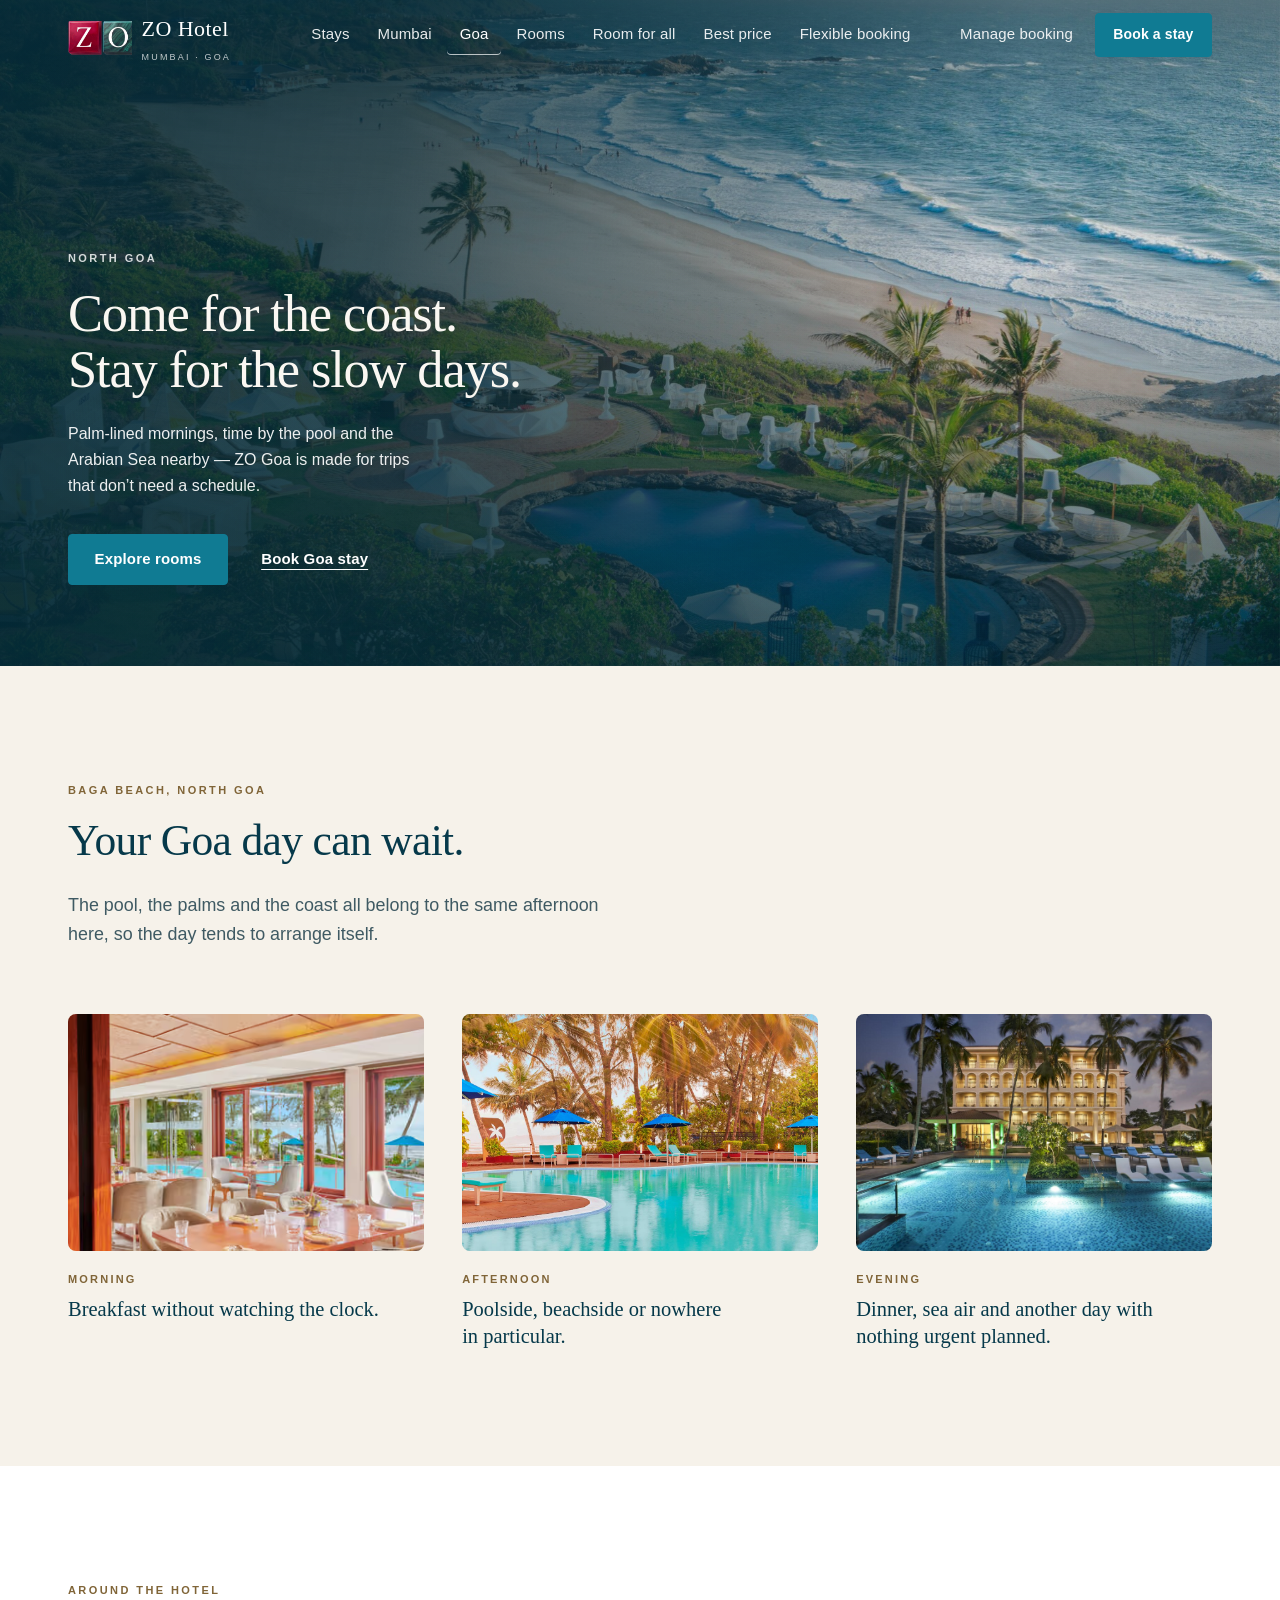
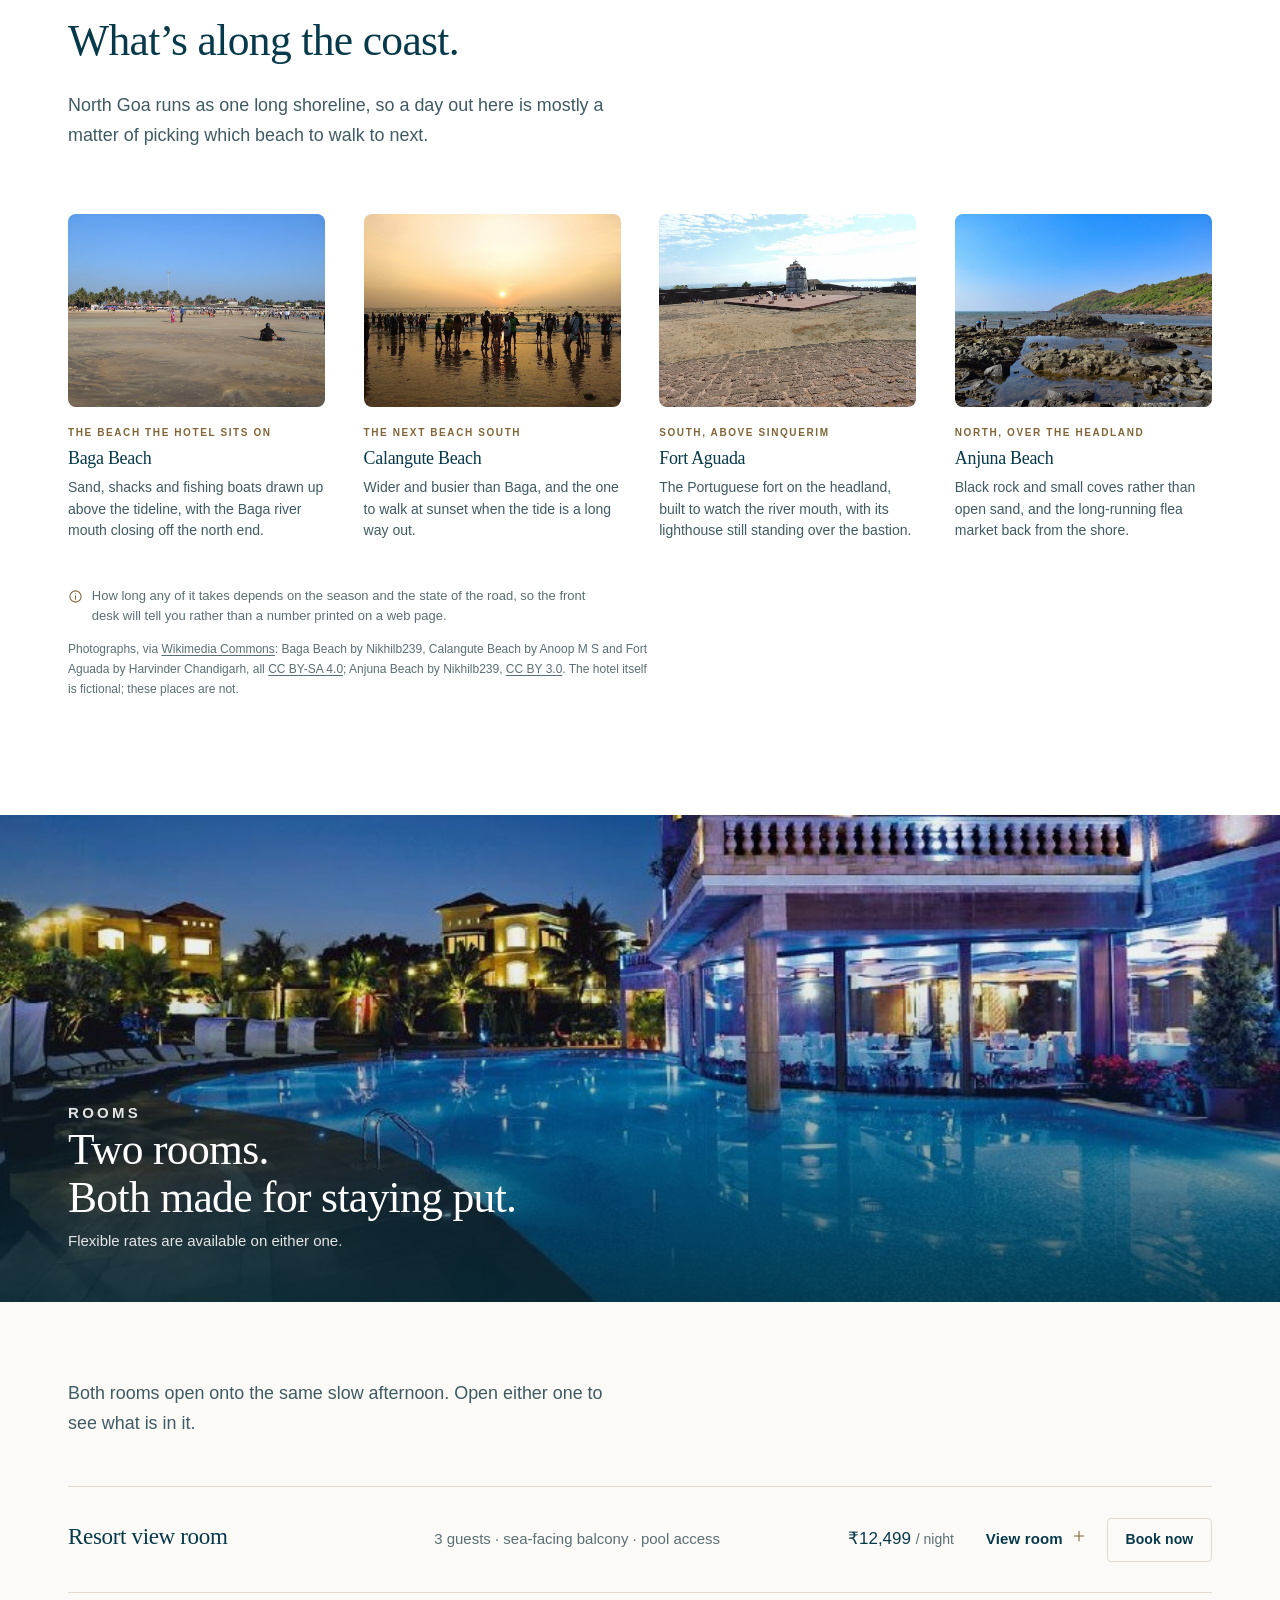
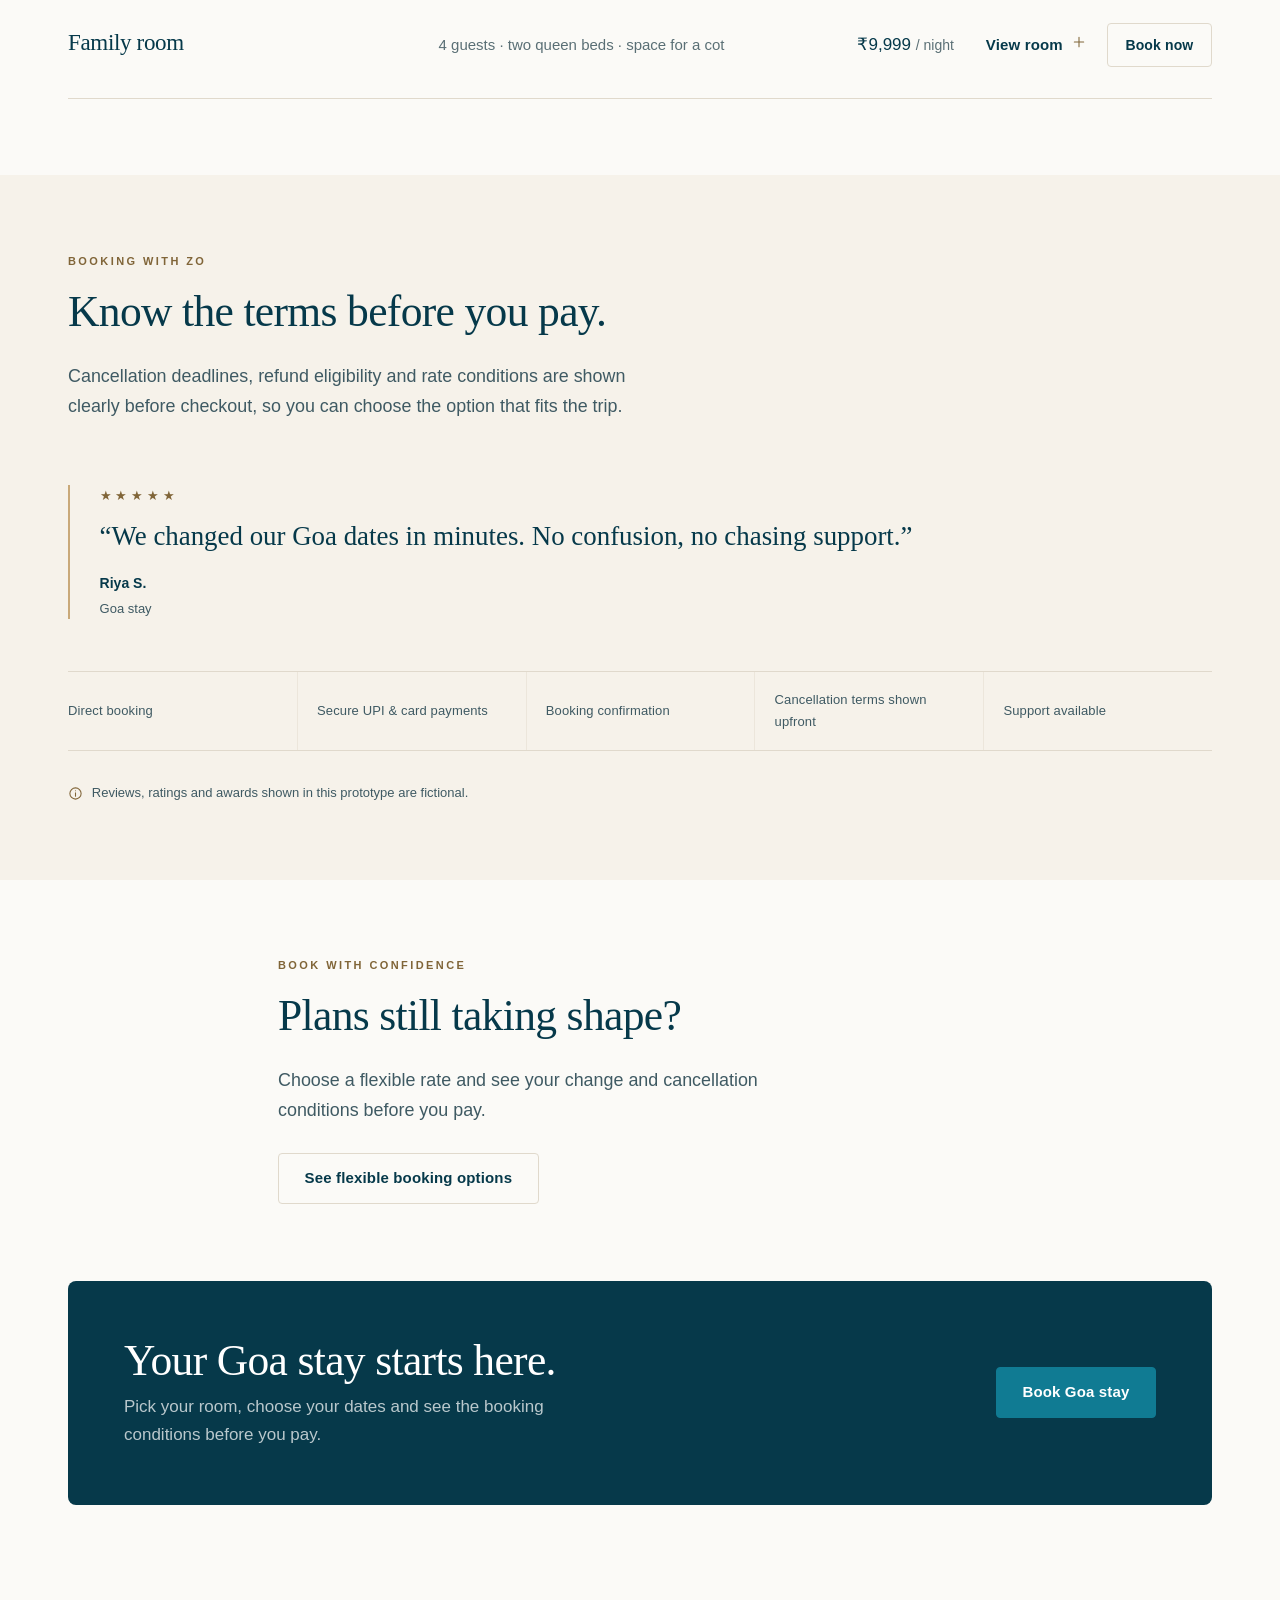
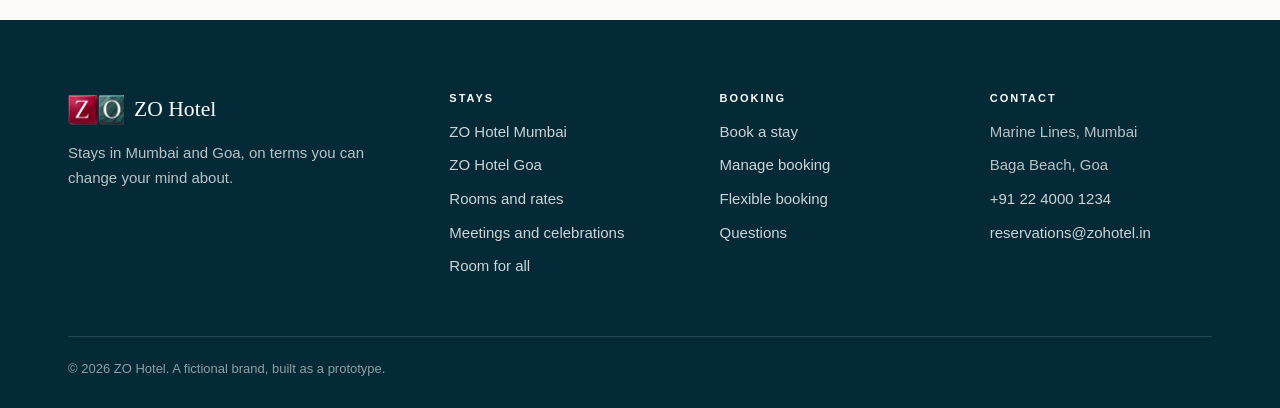
<file: goa.html>
<!DOCTYPE html>
<html lang="en-IN">
<head>
<meta charset="utf-8">
<meta name="viewport" content="width=device-width, initial-scale=1">
<title>ZO Hotel Goa — a stay on the North Goa coast</title>
<meta name="description" content="ZO Hotel Goa, at Baga Beach in North Goa. Palm-lined mornings, time by the pool and the Arabian Sea nearby, with flexible rate options.">
<link rel="icon" type="image/png" href="assets/img/zo-favicon.png">
<link rel="stylesheet" href="assets/css/main.css">
</head>
<body>

<a class="skip-link" href="#main">Skip to the main content</a>

<header class="site-header" data-header>
  <div class="container site-header__inner">
    <a class="brand" href="index.html">
      <img class="brand__mark" src="assets/img/zo-logo-mark.webp"
           alt="" width="480" height="255" decoding="async">
      <span class="brand__text">ZO Hotel<small>Mumbai · Goa</small></span>
    </a>

    <button class="nav__toggle" type="button" data-nav-toggle aria-expanded="false" aria-controls="site-nav">
      <svg width="18" height="18" viewBox="0 0 24 24" fill="none" stroke="currentColor" stroke-width="1.8" stroke-linecap="round" aria-hidden="true"><path d="M3 7h18M3 12h18M3 17h18"/></svg>
      Menu
    </button>

    <nav class="nav" id="site-nav" data-nav aria-label="Main">
      <ul class="nav__list">
        <li><a class="nav__link" href="index.html#stays">Stays</a></li>
        <li><a class="nav__link" href="mumbai.html">Mumbai</a></li>
        <li><a class="nav__link" href="goa.html" aria-current="page">Goa</a></li>
        <li><a class="nav__link" href="#rooms">Rooms</a></li>
        <li><a class="nav__link" href="room-for-all.html">Room for all</a></li>
        <li><a class="nav__link" href="index.html#best-rate">Best price</a></li>
        <li><a class="nav__link" href="flexible-booking.html">Flexible booking</a></li>
        <li aria-hidden="true"><span class="nav__divider"></span></li>
        <li><a class="nav__link" href="manage.html">Manage booking</a></li>
        <li class="nav__cta"><a class="btn btn--primary btn--sm" href="booking.html?property=goa">Book a stay</a></li>
      </ul>
    </nav>
  </div>
</header>

<main id="main">

  <!-- ===================================================================
       1. DISCOVER THE PROPERTY

       The coast is the offer, so the coast opens the page: the resort, the
       beach and the Arabian Sea in one frame, at the default hero framing
       that keeps the shoreline on the right untouched.
       =================================================================== -->
  <section class="hero hero--property">
    <div class="hero__media">
      <img src="assets/img/goa-resort.jpg"
           alt="The ZO Hotel Goa resort on a headland above a curved beach, with cabanas, a pool, palms and the Arabian Sea beyond at golden hour."
           width="1846" height="1230" fetchpriority="high" decoding="async">
    </div>
    <div class="hero__scrim" aria-hidden="true"></div>

    <div class="container">
      <div class="hero__body">
        <p class="eyebrow eyebrow--light">North Goa</p>
        <h1>Come for the coast.<br>Stay for the slow days.</h1>
        <p class="hero__lede">
          Palm-lined mornings, time by the pool and the <span class="nowrap">Arabian Sea</span>
          nearby — ZO Goa is made for trips that don’t need a schedule.
        </p>
        <div class="hero__actions">
          <a class="btn btn--primary" href="#rooms">Explore rooms</a>
          <a class="btn btn--quiet-light" href="booking.html?property=goa">Book Goa stay</a>
        </div>
      </div>
    </div>
  </section>

  <!-- ===================================================================
       2. UNDERSTAND THE LOCATION, 3. SEE THE EXPERIENCE

       One day, three photographs, one line each. Short and atmospheric on
       purpose: the pictures are doing the talking, and the eyebrow places
       the property before the day begins.
       =================================================================== -->
  <section class="section section--ivory" id="experience">
    <div class="container">
      <div class="section__head">
        <p class="eyebrow">Baga Beach, North Goa</p>
        <h2>Your Goa day can wait.</h2>
        <p class="lede">
          The pool, the palms and the coast all belong to the same afternoon here, so the day
          tends to arrange itself.
        </p>
      </div>

      <div class="story">

        <figure class="story__item reveal">
          <div class="story__media">
            <img src="assets/img/dining.avif"
                 alt="Tables laid in the ZO restaurant, with tall teak-framed windows opening onto the pool and palms."
                 width="500" height="250" loading="lazy" decoding="async">
          </div>
          <figcaption>
            <p class="story__label">Morning</p>
            <p class="story__line">Breakfast without watching the clock.</p>
          </figcaption>
        </figure>

        <figure class="story__item reveal reveal--d1">
          <div class="story__media">
            <img src="assets/img/pool.jpg"
                 alt="Loungers and blue parasols beside the palm-lined pool at ZO, with the sea just beyond the trees."
                 width="1900" height="750" loading="lazy" decoding="async">
          </div>
          <figcaption>
            <p class="story__label">Afternoon</p>
            <p class="story__line">Poolside, beachside or nowhere in particular.</p>
          </figcaption>
        </figure>

        <figure class="story__item reveal reveal--d2">
          <div class="story__media">
            <img src="assets/img/room-ocean.jpeg"
                 alt="A ZO resort wing at dusk, balconies lit above a turquoise pool framed by tall palms."
                 width="3413" height="2560" loading="lazy" decoding="async">
          </div>
          <figcaption>
            <p class="story__label">Evening</p>
            <p class="story__line">Dinner, sea air and another day with nothing urgent planned.</p>
          </figcaption>
        </figure>

      </div>
    </div>
  </section>

  <!-- ===================================================================
       3b. WHAT THE COAST HAS EITHER SIDE OF THE HOTEL

       Same component and the same rules as the Mumbai page: photographs
       from Wikimedia Commons under CC BY / CC BY-SA, credited at the foot,
       and locators that are directional rather than numeric. North Goa's
       beaches run in a line, so "the next beach south" is the honest unit
       of measurement and a distance in kilometres is not.
       =================================================================== -->
  <section class="section section--white" id="nearby" aria-labelledby="goa-nearby-title">
    <div class="container">
      <div class="section__head">
        <p class="eyebrow">Around the hotel</p>
        <h2 id="goa-nearby-title">What’s along the coast.</h2>
        <p class="lede">
          North Goa runs as one long shoreline, so a day out here is mostly a matter of picking
          which beach to walk to next.
        </p>
      </div>

      <ul class="nearby">

        <li class="reveal">
          <img class="nearby__art nearby__art--low" src="assets/img/near-goa-baga.jpg"
               alt="The wide flat sand of Baga Beach on a bright day, palms along the treeline behind and small groups of people down by the water."
               width="1000" height="666" loading="lazy" decoding="async">
          <p class="nearby__where">The beach the hotel sits on</p>
          <h3 class="nearby__name">Baga Beach</h3>
          <p class="nearby__note">
            Sand, shacks and fishing boats drawn up above the tideline, with the Baga river
            mouth closing off the north end.
          </p>
        </li>

        <li class="reveal reveal--d1">
          <img class="nearby__art" src="assets/img/near-goa-calangute.jpg"
               alt="Calangute Beach at sunset, the low sun over the sea and people standing in the shallows across the wet sand."
               width="1000" height="750" loading="lazy" decoding="async">
          <p class="nearby__where">The next beach south</p>
          <h3 class="nearby__name">Calangute Beach</h3>
          <p class="nearby__note">
            Wider and busier than Baga, and the one to walk at sunset when the tide is a long
            way out.
          </p>
        </li>

        <li class="reveal reveal--d2">
          <img class="nearby__art" src="assets/img/near-goa-aguada.jpg"
               alt="Inside Fort Aguada: the cobbled expanse of the bastion, its low laterite walls, the whitewashed lighthouse tower at the far end and the sea beyond."
               width="1000" height="750" loading="lazy" decoding="async">
          <p class="nearby__where">South, above Sinquerim</p>
          <h3 class="nearby__name">Fort Aguada</h3>
          <p class="nearby__note">
            The Portuguese fort on the headland, built to watch the river mouth, with its
            lighthouse still standing over the bastion.
          </p>
        </li>

        <li class="reveal reveal--d3">
          <img class="nearby__art nearby__art--low" src="assets/img/near-goa-anjuna.jpg"
               alt="The black volcanic rocks of Anjuna Beach running out into the sea, with a green headland rising behind them."
               width="1000" height="666" loading="lazy" decoding="async">
          <p class="nearby__where">North, over the headland</p>
          <h3 class="nearby__name">Anjuna Beach</h3>
          <p class="nearby__note">
            Black rock and small coves rather than open sand, and the long-running flea market
            back from the shore.
          </p>
        </li>

      </ul>

      <p class="nearby__caveat">
        <svg width="15" height="15" viewBox="0 0 24 24" fill="none" stroke="currentColor" stroke-width="1.7" stroke-linecap="round" stroke-linejoin="round" aria-hidden="true"><circle cx="12" cy="12" r="9"/><path d="M12 11v5.5"/><path d="M12 7.6h.01"/></svg>
        How long any of it takes depends on the season and the state of the road, so the front
        desk will tell you rather than a number printed on a web page.
      </p>

      <p class="nearby__credit">
        Photographs, via <a href="https://commons.wikimedia.org/">Wikimedia Commons</a>:
        Baga Beach by Nikhilb239, Calangute Beach by Anoop M S and Fort Aguada by
        Harvinder Chandigarh, all <a href="https://creativecommons.org/licenses/by-sa/4.0">CC BY-SA 4.0</a>;
        Anjuna Beach by Nikhilb239, <a href="https://creativecommons.org/licenses/by/3.0">CC BY 3.0</a>.
        The hotel itself is fictional; these places are not.
      </p>
    </div>
  </section>

  <!-- ===================================================================
       4. COMPARE THE ROOMS

       Two room types in Goa, at the tariffs the booking page prices from.
       A photographic band opens the section, then the list stays
       typographic — no supplied photograph shows a guest room, so each row
       opens its own written detail instead.
       =================================================================== -->
  <section id="rooms">
    <div class="band band--property">
      <img src="assets/img/mumbai-hotel.jpg"
           alt="The pool at ZO Hotel Goa after sunset, edged with loungers and lit garden villas."
           width="900" height="600" loading="lazy" decoding="async">
      <div class="band__scrim" aria-hidden="true"></div>
      <div class="band__caption">
        <div class="container">
          <p class="eyebrow eyebrow--light">Rooms</p>
          <!-- Not "both facing the sea": only the Resort view room does. -->
          <h2 style="color:#fff;margin-bottom:.5rem;max-width:24ch">Two rooms.<br>Both made for staying put.</h2>
          <p>Flexible rates are available on either one.</p>
        </div>
      </div>
    </div>

    <div class="section section--tight">
      <div class="container">
        <!-- The band above carries this section's heading, so what follows is
             one line of orientation, not a second title. -->
        <p class="lede">
          Both rooms open onto the same slow afternoon. Open either one to see what is in it.
        </p>

        <div class="rates" data-accordion>

          <article class="rate">
            <h3 class="rate__name">Resort view room</h3>
            <p class="rate__meta">3 guests · sea-facing balcony · pool access</p>
            <p class="rate__price">₹12,499 <span>/ night</span></p>
            <div class="rate__actions">
              <button class="accordion__btn rate__toggle" type="button" aria-expanded="false" aria-controls="room-resort" id="room-resort-btn">
                View room
                <span class="accordion__icon" aria-hidden="true">
                  <svg width="16" height="16" viewBox="0 0 24 24" fill="none" stroke="currentColor" stroke-width="1.6" stroke-linecap="round"><path d="M12 5v14M5 12h14"/></svg>
                </span>
              </button>
              <a class="btn btn--sm btn--outline" href="booking.html?property=goa&amp;room=resort">Book now</a>
            </div>
            <div class="rate__detail" id="room-resort" role="region" aria-labelledby="room-resort-btn">
              <ul>
                <li>60 sq m, with a sea-facing balcony to take breakfast on.</li>
                <li>Pool access, open from 6:00 am to 9:00 pm, with towels and shade at no charge.</li>
                <li>Sleeps 3. Ask for a sea view as a request and we confirm it in writing.</li>
                <li>Breakfast until 11:00, because holidays keep their own hours.</li>
              </ul>
            </div>
          </article>

          <article class="rate">
            <h3 class="rate__name">Family room</h3>
            <p class="rate__meta">4 guests · two queen beds · space for a cot</p>
            <p class="rate__price">₹9,999 <span>/ night</span></p>
            <div class="rate__actions">
              <button class="accordion__btn rate__toggle" type="button" aria-expanded="false" aria-controls="room-family" id="room-family-btn">
                View room
                <span class="accordion__icon" aria-hidden="true">
                  <svg width="16" height="16" viewBox="0 0 24 24" fill="none" stroke="currentColor" stroke-width="1.6" stroke-linecap="round"><path d="M12 5v14M5 12h14"/></svg>
                </span>
              </button>
              <a class="btn btn--sm btn--outline" href="booking.html?property=goa&amp;room=family">Book now</a>
            </div>
            <div class="rate__detail" id="room-family" role="region" aria-labelledby="room-family-btn">
              <ul>
                <li>Two queen beds across 55 sq m, with floor space left over.</li>
                <li>Room for a cot, added as a request while booking.</li>
                <li>Sleeps 4. The same room type is available in Mumbai.</li>
                <li>Vegetarian, non-vegetarian and Jain kitchens, confirmed with your booking.</li>
              </ul>
            </div>
          </article>

        </div>
      </div>
    </div>
  </section>

  <!-- ===================================================================
       5. BUILD TRUST

       The review and the star rating are demo content, so the claim and
       its disclosure travel together through aria-describedby, the same
       way the home page trust section handles it.
       =================================================================== -->
  <section class="section section--ivory section--tight" id="trust" aria-labelledby="goa-trust-title">
    <div class="container">
      <div class="section__head">
        <p class="eyebrow">Booking with ZO</p>
        <h2 id="goa-trust-title">Know the terms before you pay.</h2>
        <p class="lede">
          Cancellation deadlines, refund eligibility and rate conditions are shown clearly before
          checkout, so you can choose the option that fits the trip.
        </p>
      </div>

      <figure class="quote" aria-describedby="goa-disclosure">
        <p class="quote__stars">
          <span aria-hidden="true">★★★★★</span>
          <span class="visually-hidden">Rated 5 out of 5</span>
        </p>
        <blockquote class="quote__text">
          <p>“We changed our Goa dates in minutes. No confusion, no chasing support.”</p>
        </blockquote>
        <figcaption class="quote__by">
          Riya S.
          <span>Goa stay</span>
        </figcaption>
      </figure>

      <ul class="reassure">
        <li>Direct booking</li>
        <li>Secure UPI &amp; card payments</li>
        <li>Booking confirmation</li>
        <li>Cancellation terms shown upfront</li>
        <li>Support available</li>
      </ul>

      <p class="proof__disclosure" id="goa-disclosure">
        <svg width="15" height="15" viewBox="0 0 24 24" fill="none" stroke="currentColor" stroke-width="1.7" stroke-linecap="round" stroke-linejoin="round" aria-hidden="true"><circle cx="12" cy="12" r="9"/><path d="M12 11v5.5"/><path d="M12 7.6h.01"/></svg>
        Reviews, ratings and awards shown in this prototype are fictional.
      </p>
    </div>
  </section>

  <!-- ===================================================================
       6. FLEXIBILITY, ONCE AND QUIETLY

       One reassurance and one link. The whole policy lives on
       flexible-booking.html and is not repeated here.
       =================================================================== -->
  <section class="section section--tight" id="flexible">
    <div class="container container--narrow">
      <p class="eyebrow">Book with confidence</p>
      <h2>Plans still taking shape?</h2>
      <p class="lede">
        Choose a flexible rate and see your change and cancellation conditions before you pay.
      </p>
      <p class="btn-row mt-3 mb-0">
        <a class="btn btn--outline" href="flexible-booking.html">See flexible booking options</a>
      </p>
    </div>
  </section>

  <!-- ===================================================================
       7. BOOK — the last CTA, so nobody scrolls back up for it
       =================================================================== -->
  <section class="section section--flush-top">
    <div class="container">
      <div class="cta-band">
        <div>
          <h2>Your Goa stay starts here.</h2>
          <p>Pick your room, choose your dates and see the booking conditions before you pay.</p>
        </div>
        <div class="btn-row">
          <a class="btn btn--primary" href="booking.html?property=goa">Book Goa stay</a>
        </div>
      </div>
    </div>
  </section>

</main>

<footer class="site-footer">
  <div class="container">
    <div class="footer-grid">
      <div>
        <p class="footer-brand">
          <img class="footer-brand__mark" src="assets/img/zo-logo-mark.webp"
               alt="" width="480" height="255" loading="lazy" decoding="async">
          ZO Hotel
        </p>
        <p class="small">Stays in Mumbai and Goa, on terms you can change your mind about.</p>
      </div>

      <div>
        <h2>Stays</h2>
        <ul>
          <li><a href="mumbai.html">ZO Hotel Mumbai</a></li>
          <li><a href="goa.html">ZO Hotel Goa</a></li>
          <li><a href="#rooms">Rooms and rates</a></li>
          <li><a href="index.html#meetings">Meetings and celebrations</a></li>
          <li><a href="room-for-all.html">Room for all</a></li>
        </ul>
      </div>

      <div>
        <h2>Booking</h2>
        <ul>
          <li><a href="booking.html?property=goa">Book a stay</a></li>
          <li><a href="manage.html">Manage booking</a></li>
          <li><a href="flexible-booking.html">Flexible booking</a></li>
          <li><a href="index.html#faq">Questions</a></li>
        </ul>
      </div>

      <div>
        <h2>Contact</h2>
        <ul>
          <li>Marine Lines, Mumbai</li>
          <li>Baga Beach, Goa</li>
          <li><a href="tel:+912240001234">+91 22 4000 1234</a></li>
          <li><a href="mailto:reservations@zohotel.in">reservations@zohotel.in</a></li>
        </ul>
      </div>
    </div>

    <div class="footer-bottom">
      <p class="mb-0">© <span data-year>2026</span> ZO Hotel. A fictional brand, built as a prototype.</p>
    </div>
  </div>
</footer>

<script src="assets/js/logic.js"></script>
<script src="assets/js/core.js"></script>
</body>
</html>
</file>
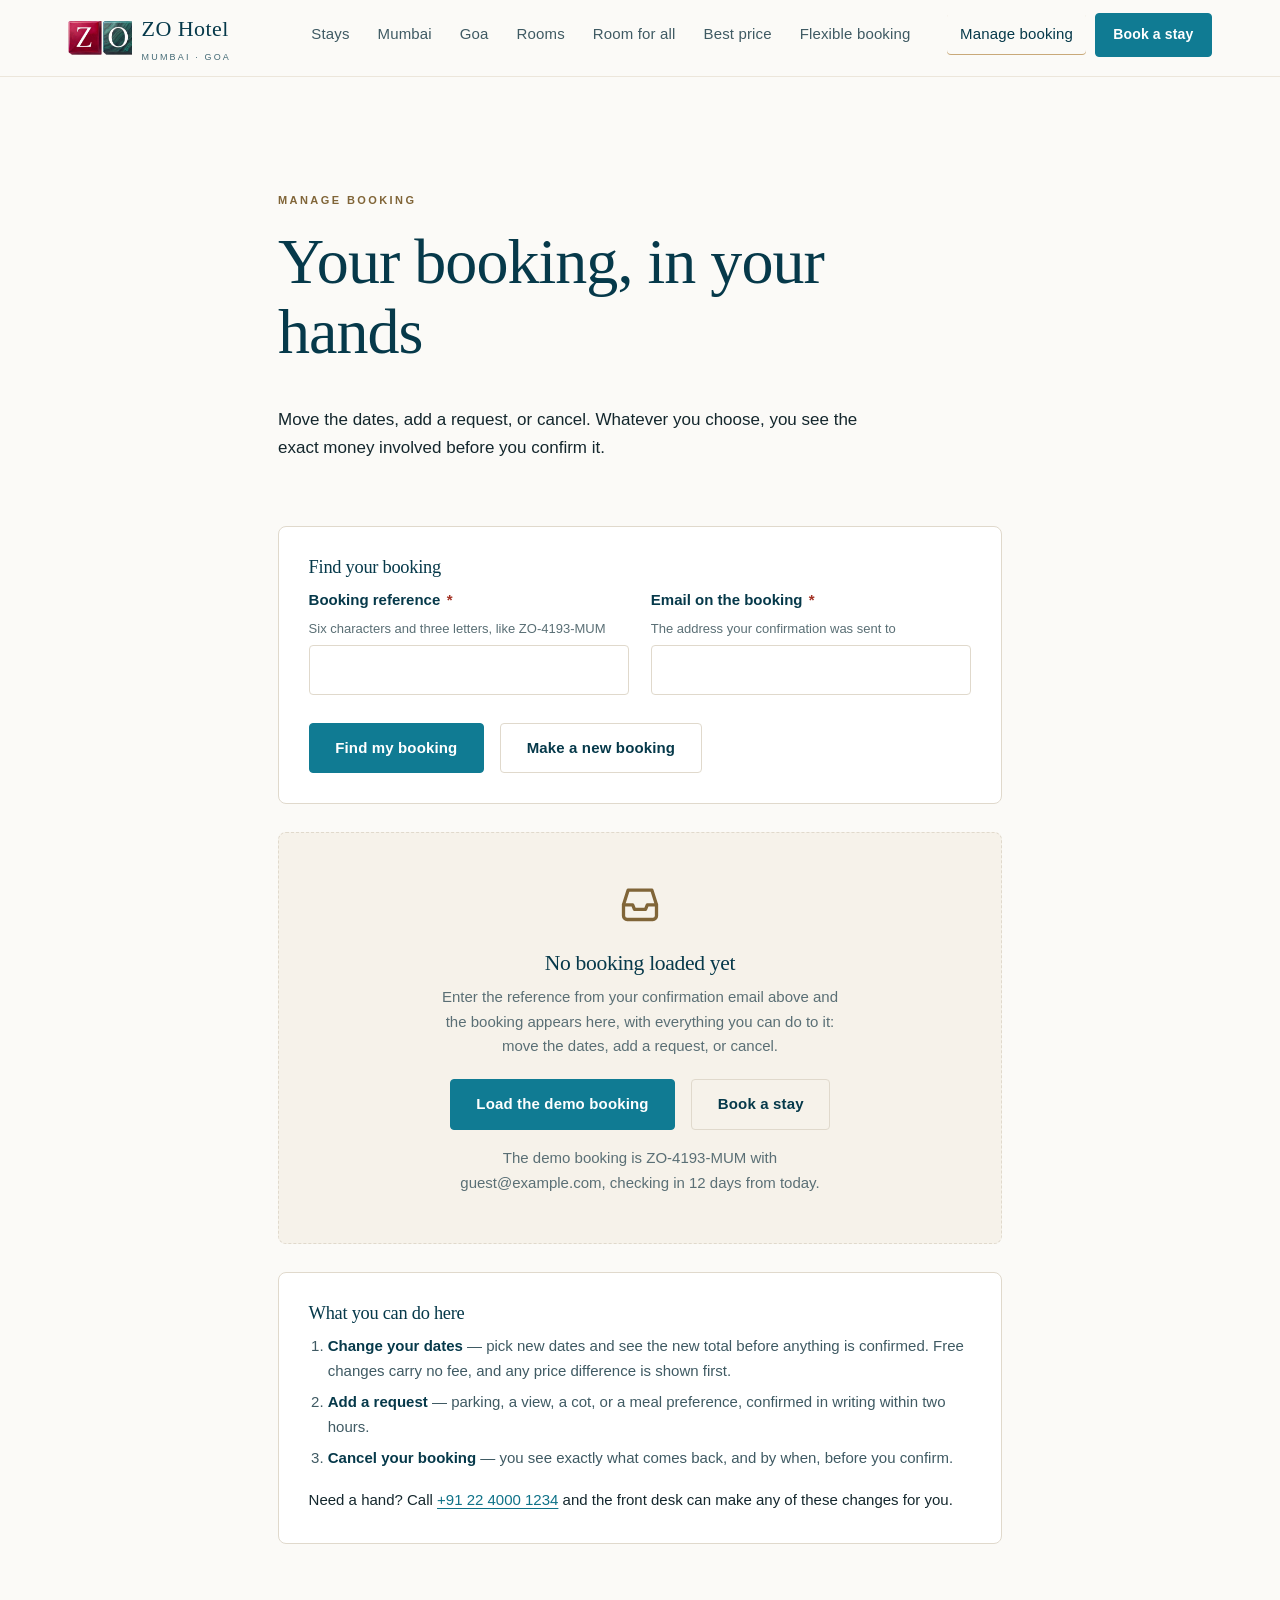
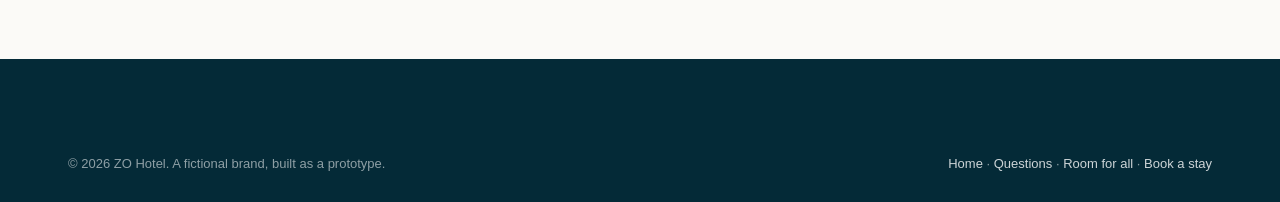
<file: manage.html>
<!DOCTYPE html>
<html lang="en-IN">
<head>
<meta charset="utf-8">
<meta name="viewport" content="width=device-width, initial-scale=1">
<title>Manage your booking — ZO Hotel</title>
<meta name="description" content="Move your dates, add a request, or cancel a ZO Hotel booking. See the exact refund before you confirm anything.">
<link rel="icon" type="image/png" href="assets/img/zo-favicon.png">
<link rel="stylesheet" href="assets/css/main.css">
</head>
<body class="page--solid">

<a class="skip-link" href="#main">Skip to the main content</a>

<header class="site-header" data-header>
  <div class="container site-header__inner">
    <a class="brand" href="index.html">
      <img class="brand__mark" src="assets/img/zo-logo-mark.webp"
           alt="" width="480" height="255" decoding="async">
      <span class="brand__text">ZO Hotel<small>Mumbai · Goa</small></span>
    </a>

    <button class="nav__toggle" type="button" data-nav-toggle aria-expanded="false" aria-controls="site-nav">
      <svg width="18" height="18" viewBox="0 0 24 24" fill="none" stroke="currentColor" stroke-width="1.8" stroke-linecap="round" aria-hidden="true"><path d="M3 7h18M3 12h18M3 17h18"/></svg>
      Menu
    </button>

    <nav class="nav" id="site-nav" data-nav aria-label="Main">
      <ul class="nav__list">
        <li><a class="nav__link" href="index.html#stays">Stays</a></li>
        <li><a class="nav__link" href="mumbai.html">Mumbai</a></li>
        <li><a class="nav__link" href="goa.html">Goa</a></li>
        <li><a class="nav__link" href="index.html#rooms">Rooms</a></li>
        <li><a class="nav__link" href="room-for-all.html">Room for all</a></li>
        <li><a class="nav__link" href="index.html#best-rate">Best price</a></li>
        <li><a class="nav__link" href="flexible-booking.html">Flexible booking</a></li>
        <li aria-hidden="true"><span class="nav__divider"></span></li>
        <li><a class="nav__link" href="manage.html" aria-current="page">Manage booking</a></li>
        <li class="nav__cta"><a class="btn btn--primary btn--sm" href="booking.html">Book a stay</a></li>
      </ul>
    </nav>
  </div>
</header>

<main id="main" class="section">
  <div class="container container--narrow">

    <div class="section__head">
      <p class="eyebrow">Manage booking</p>
      <h1>Your booking, in your hands</h1>
      <p>
        Move the dates, add a request, or cancel. Whatever you choose, you see the exact money
        involved before you confirm it.
      </p>
    </div>

    <noscript>
      <div class="banner banner--warn">
        <span class="banner__icon">
          <svg width="22" height="22" viewBox="0 0 24 24" fill="none" stroke="currentColor" stroke-width="1.8" stroke-linecap="round" stroke-linejoin="round" aria-hidden="true"><path d="M12 4l8.5 15H3.5L12 4z"/><path d="M12 10v4M12 17h.01"/></svg>
        </span>
        <div class="banner__body">
          <p class="banner__title">This page needs JavaScript</p>
          <p>Call +91 22 4000 1234 and the front desk will change or cancel the booking for you.</p>
        </div>
      </div>
    </noscript>

    <!-- Persistent page-level alerts: cancellations, refunds, failures -->
    <div id="page-alert" aria-live="polite"></div>

    <div class="card" id="lookup-card">
      <h2 style="font-size:1.15rem">Find your booking</h2>
      <form id="lookup-form" novalidate>
        <div class="error-summary" data-error-summary role="alert" hidden></div>

        <div class="form-grid">
          <div class="field">
            <label class="label" for="reference">Booking reference <span class="req" aria-hidden="true">*</span></label>
            <p class="hint" id="hint-reference">Six characters and three letters, like ZO-4193-MUM</p>
            <input class="input" type="text" id="reference" name="reference" autocomplete="off" spellcheck="false" required aria-describedby="hint-reference">
            <p class="error-text" data-error-for="reference" id="err-reference" hidden></p>
          </div>

          <div class="field">
            <label class="label" for="email">Email on the booking <span class="req" aria-hidden="true">*</span></label>
            <p class="hint" id="hint-email">The address your confirmation was sent to</p>
            <input class="input" type="email" id="email" name="email" autocomplete="email" required aria-describedby="hint-email">
            <p class="error-text" data-error-for="email" id="err-email" hidden></p>
          </div>
        </div>

        <div class="btn-row mt-3">
          <button class="btn btn--primary" type="submit">Find my booking</button>
          <a class="btn btn--outline" href="booking.html">Make a new booking</a>
        </div>
      </form>
    </div>

    <!-- Booking card, or the empty state when nothing is loaded -->
    <div id="booking-mount" class="mt-3"></div>
    <div id="empty-mount" class="mt-3"></div>

    <section class="card mt-3" aria-labelledby="try-title">
      <h2 id="try-title" style="font-size:1.15rem">What you can do here</h2>
      <ol class="small" style="color:var(--ink-soft)">
        <li>
          <strong>Change your dates</strong> — pick new dates and see the new total before anything is
          confirmed. Free changes carry no fee, and any price difference is shown first.
        </li>
        <li>
          <strong>Add a request</strong> — parking, a view, a cot, or a meal preference,
          confirmed in writing within two hours.
        </li>
        <li>
          <strong>Cancel your booking</strong> — you see exactly what comes back, and by when, before you
          confirm.
        </li>
      </ol>
      <p class="small mb-0">
        Need a hand? Call <a href="tel:+912240001234">+91 22 4000 1234</a> and the front desk can make any
        of these changes for you.
      </p>
    </section>

  </div>
</main>

<footer class="site-footer">
  <div class="container">
    <div class="footer-bottom" style="margin-top:0;border-top:0">
      <p class="mb-0">© <span data-year>2026</span> ZO Hotel. A fictional brand, built as a prototype.</p>
      <p class="mb-0">
        <a href="index.html">Home</a> ·
        <a href="index.html#faq">Questions</a> ·
        <a href="room-for-all.html">Room for all</a> ·
        <a href="booking.html">Book a stay</a>
      </p>
    </div>
  </div>
</footer>

<script src="assets/js/logic.js"></script>
<script src="assets/js/core.js"></script>
<script src="assets/js/dialog.js"></script>
<script src="assets/js/forms.js"></script>
<script src="assets/js/flows.js"></script>
<script src="assets/js/manage.js"></script>
</body>
</html>
</file>
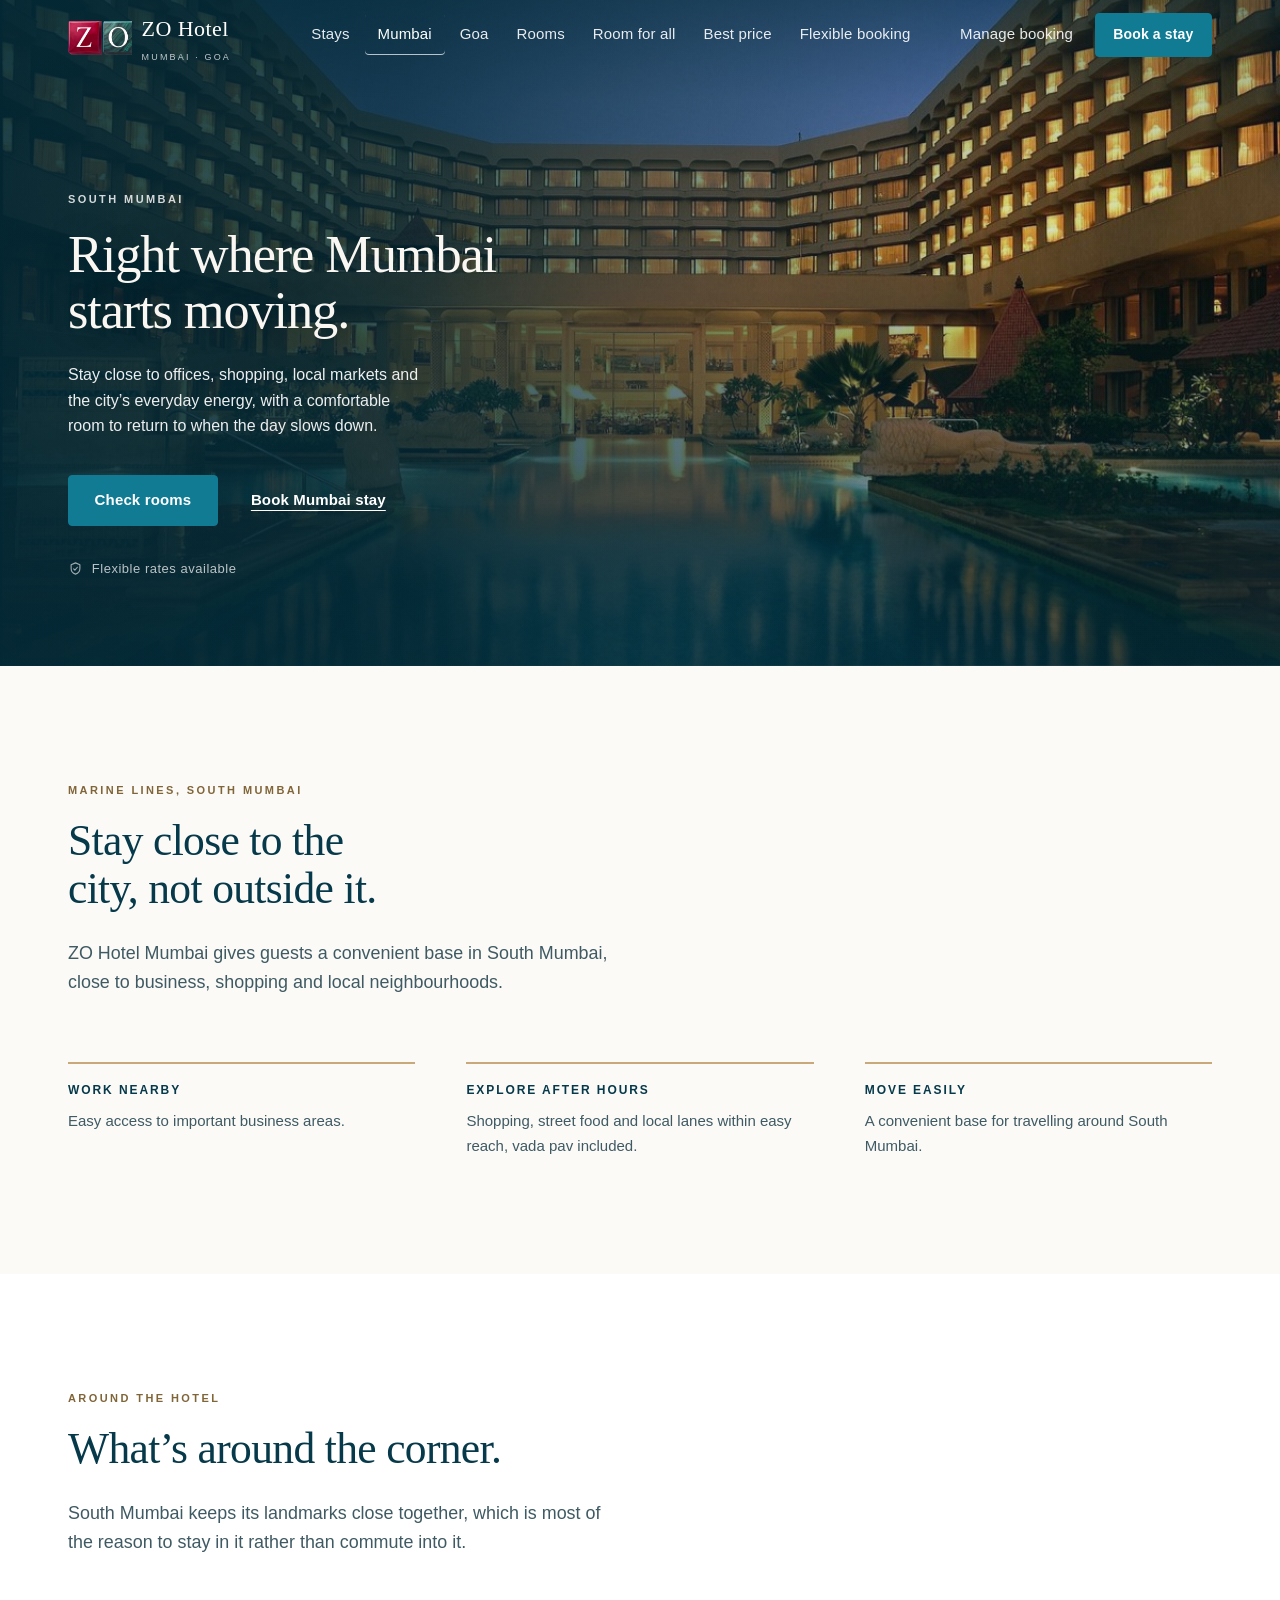
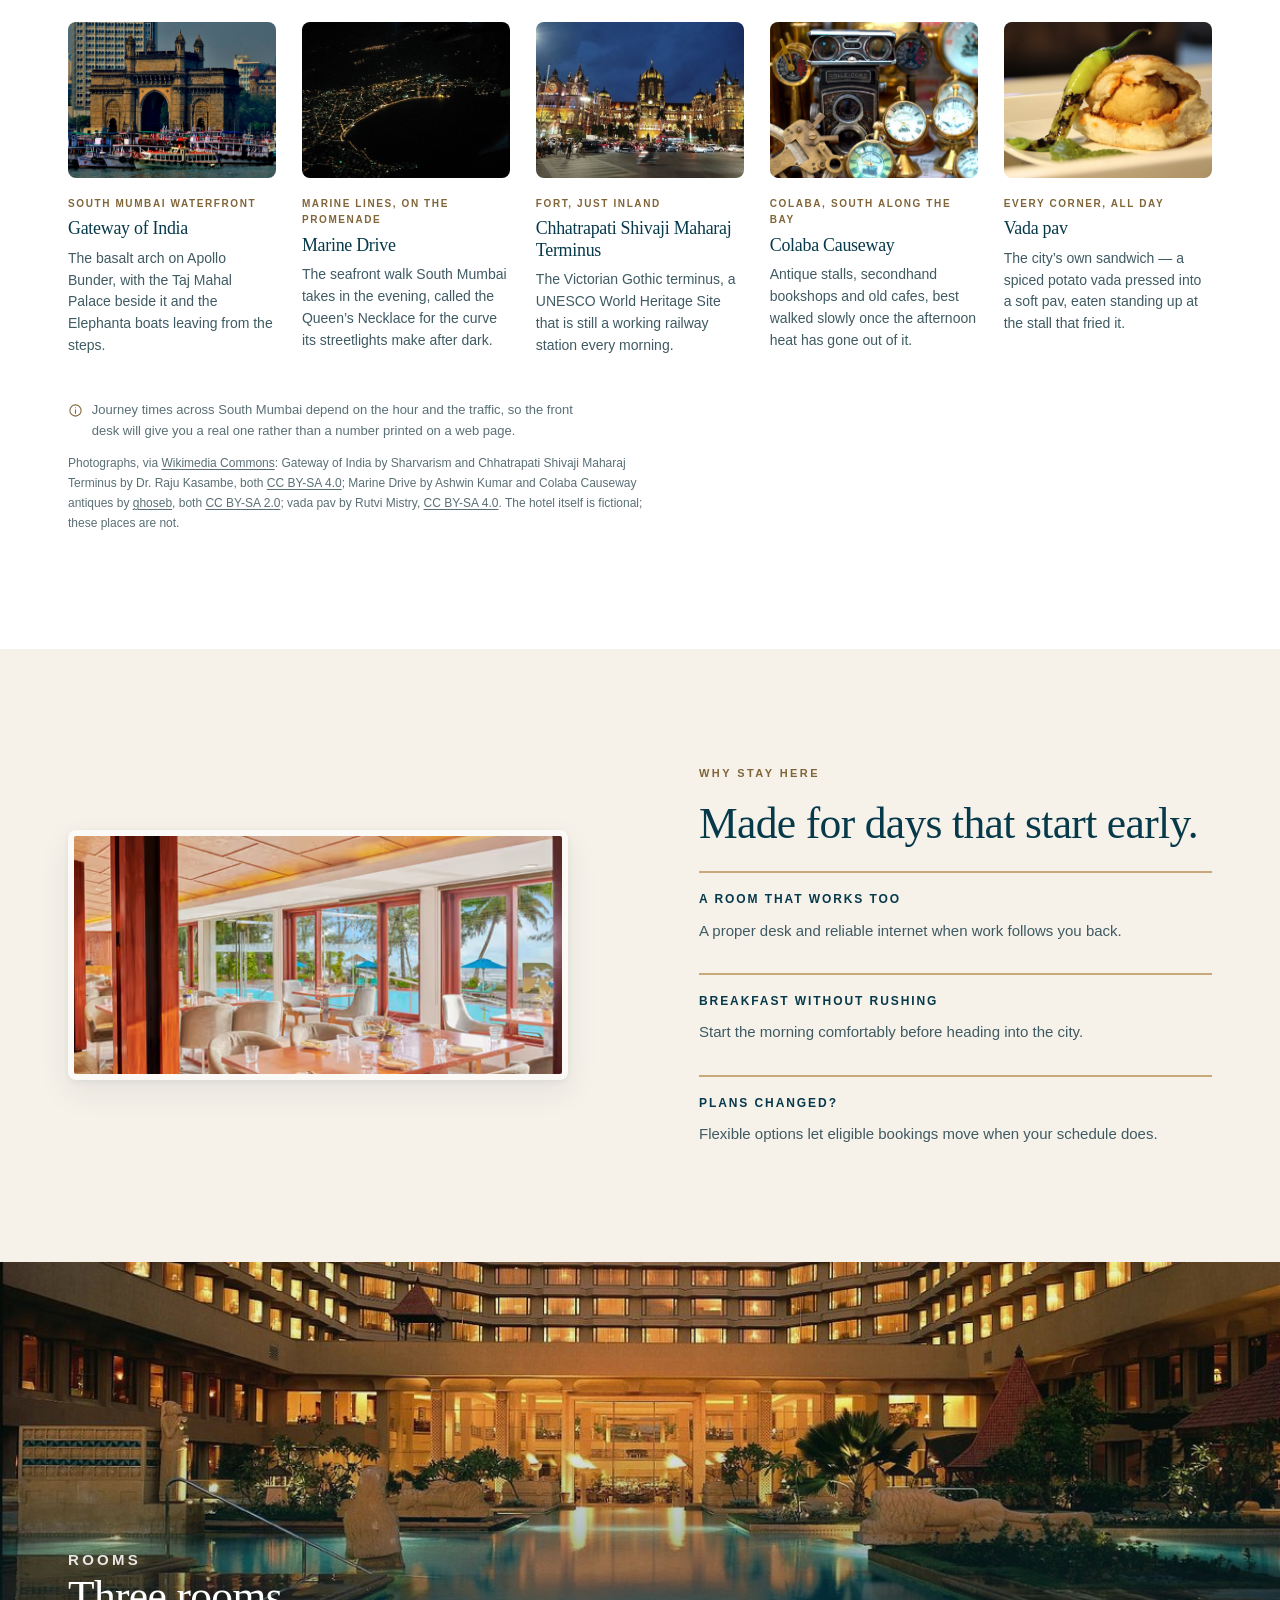
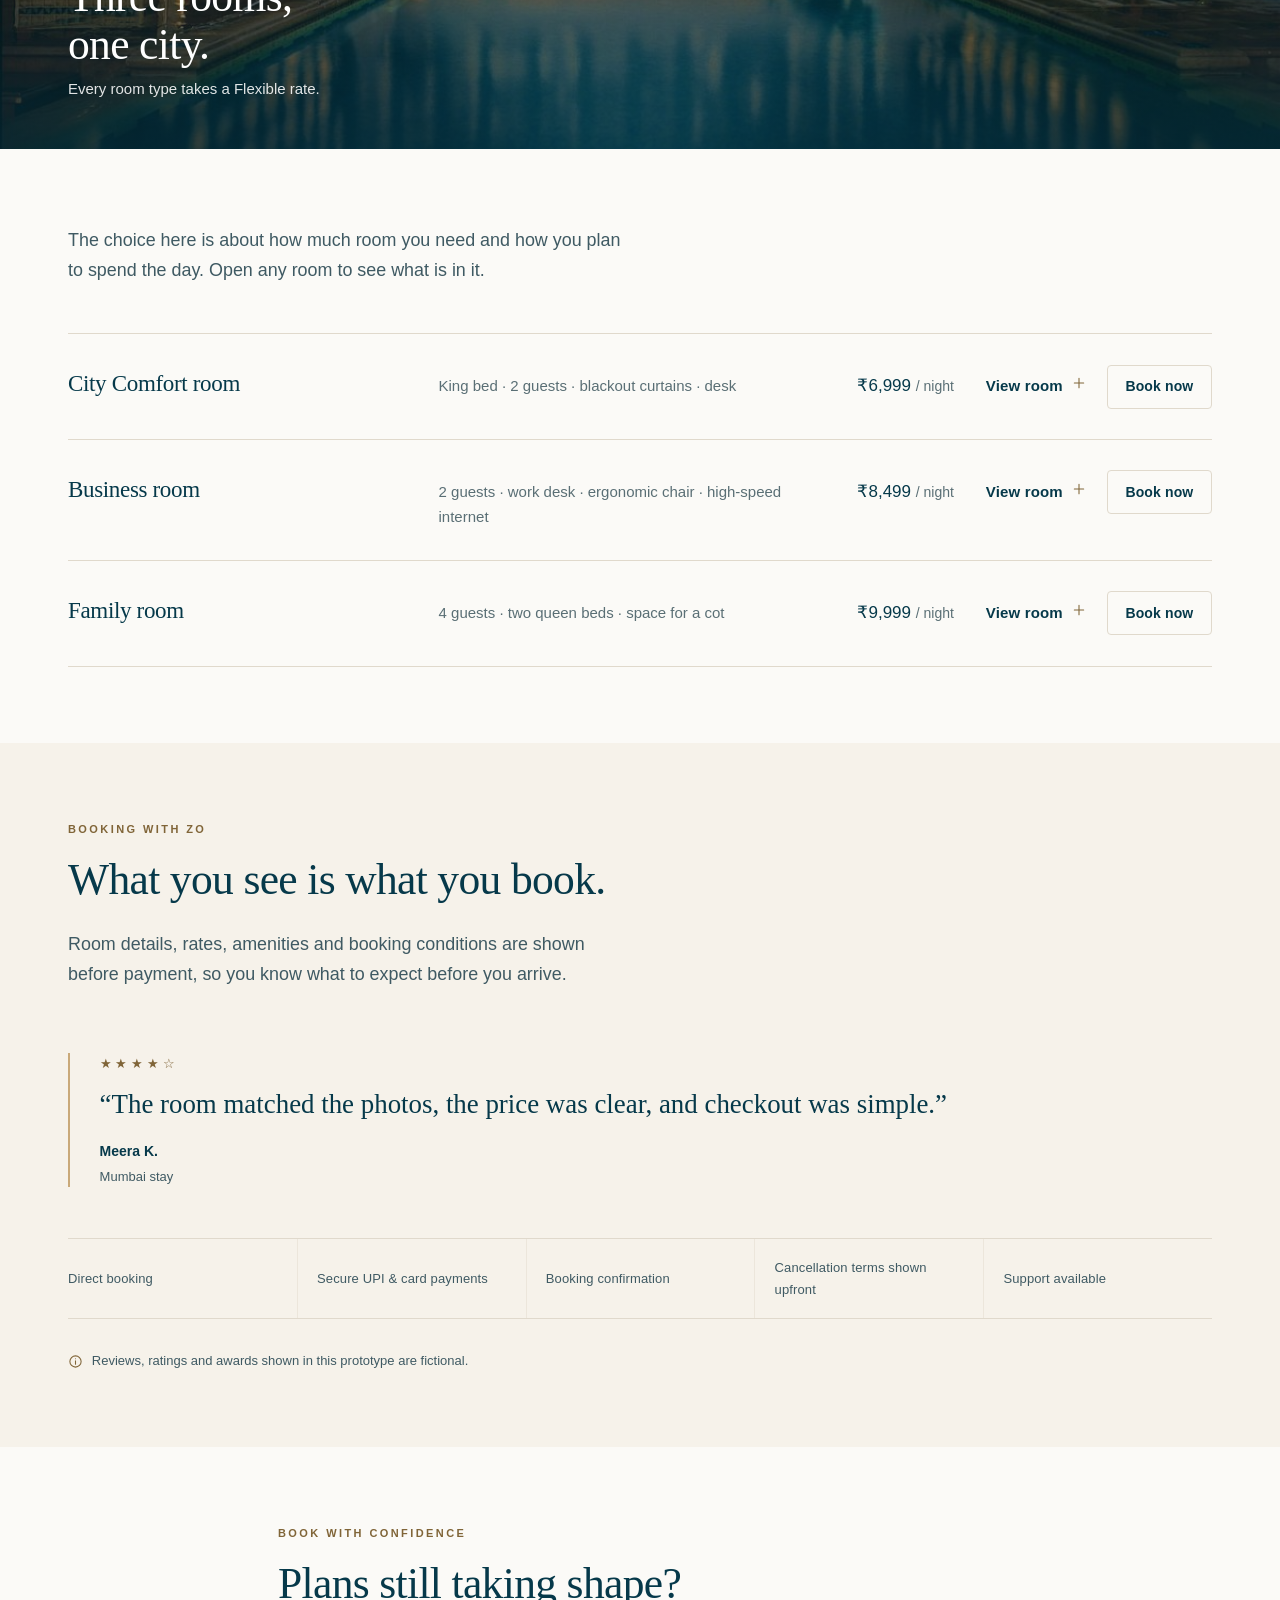
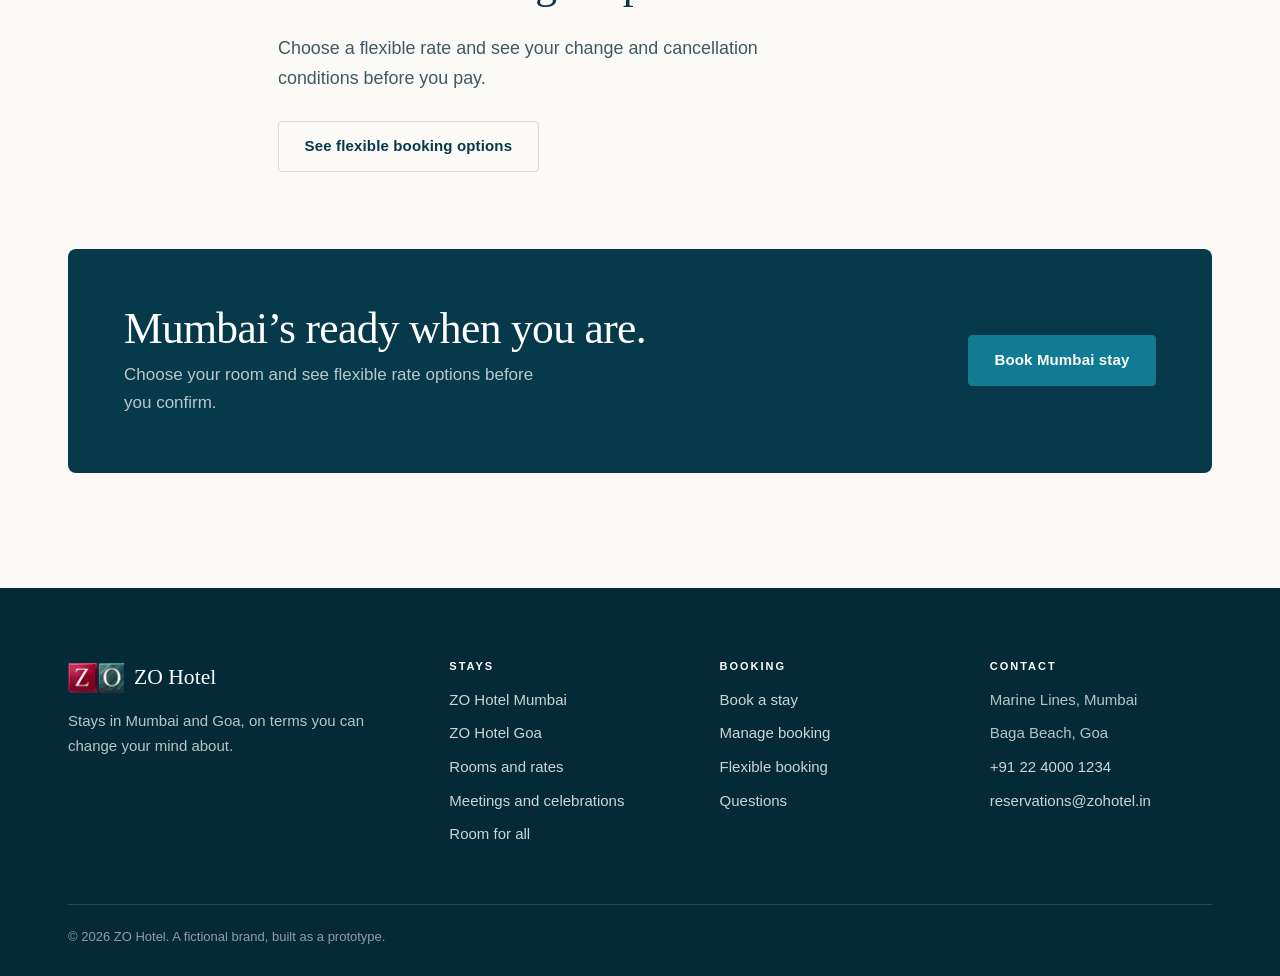
<file: mumbai.html>
<!DOCTYPE html>
<html lang="en-IN">
<head>
<meta charset="utf-8">
<meta name="viewport" content="width=device-width, initial-scale=1">
<title>ZO Hotel Mumbai — a stay in South Mumbai</title>
<meta name="description" content="ZO Hotel Mumbai, at Marine Lines in South Mumbai. Close to offices, shopping and local streets, with three room types and flexible rate options.">
<link rel="icon" type="image/png" href="assets/img/zo-favicon.png">
<link rel="stylesheet" href="assets/css/main.css">
</head>
<body>

<a class="skip-link" href="#main">Skip to the main content</a>

<header class="site-header" data-header>
  <div class="container site-header__inner">
    <a class="brand" href="index.html">
      <img class="brand__mark" src="assets/img/zo-logo-mark.webp"
           alt="" width="480" height="255" decoding="async">
      <span class="brand__text">ZO Hotel<small>Mumbai · Goa</small></span>
    </a>

    <button class="nav__toggle" type="button" data-nav-toggle aria-expanded="false" aria-controls="site-nav">
      <svg width="18" height="18" viewBox="0 0 24 24" fill="none" stroke="currentColor" stroke-width="1.8" stroke-linecap="round" aria-hidden="true"><path d="M3 7h18M3 12h18M3 17h18"/></svg>
      Menu
    </button>

    <nav class="nav" id="site-nav" data-nav aria-label="Main">
      <ul class="nav__list">
        <li><a class="nav__link" href="index.html#stays">Stays</a></li>
        <li><a class="nav__link" href="mumbai.html" aria-current="page">Mumbai</a></li>
        <li><a class="nav__link" href="goa.html">Goa</a></li>
        <li><a class="nav__link" href="#rooms">Rooms</a></li>
        <li><a class="nav__link" href="room-for-all.html">Room for all</a></li>
        <li><a class="nav__link" href="index.html#best-rate">Best price</a></li>
        <li><a class="nav__link" href="flexible-booking.html">Flexible booking</a></li>
        <li aria-hidden="true"><span class="nav__divider"></span></li>
        <li><a class="nav__link" href="manage.html">Manage booking</a></li>
        <li class="nav__cta"><a class="btn btn--primary btn--sm" href="booking.html?property=mumbai">Book a stay</a></li>
      </ul>
    </nav>
  </div>
</header>

<main id="main">

  <!-- ===================================================================
       1. DISCOVER THE PROPERTY

       hero-goa..jpg is the only photograph of a city hotel in the supplied
       set, and it is the same one the home page uses on the Mumbai panel —
       deliberately, so the panel a guest clicks and the page it opens show
       the same building. Framed higher than the home page hero so the lit
       facade carries the composition.
       =================================================================== -->
  <section class="hero hero--property hero--city">
    <div class="hero__media">
      <img src="assets/img/hero-goa..jpg"
           alt="ZO Hotel Mumbai lit warmly at dusk, its curved facade reflected in the long courtyard pool."
           width="1200" height="943" fetchpriority="high" decoding="async">
    </div>
    <div class="hero__scrim" aria-hidden="true"></div>

    <div class="container">
      <div class="hero__body">
        <p class="eyebrow eyebrow--light">South Mumbai</p>
        <h1>Right where Mumbai<br>starts moving.</h1>
        <p class="hero__lede">
          Stay close to offices, shopping, local markets and the city’s everyday energy, with a
          comfortable room to return to when the day slows down.
        </p>
        <div class="hero__actions">
          <a class="btn btn--primary" href="#rooms">Check rooms</a>
          <a class="btn btn--quiet-light" href="booking.html?property=mumbai">Book Mumbai stay</a>
        </div>
        <p class="hero__reassure">
          <svg width="15" height="15" viewBox="0 0 24 24" fill="none" stroke="currentColor" stroke-width="1.8" stroke-linecap="round" stroke-linejoin="round" aria-hidden="true"><path d="M12 3l7 3v6c0 4.5-3 7.7-7 9-4-1.3-7-4.5-7-9V6l7-3z"/><path d="M9 12.5l2 2 4-4.5"/></svg>
          Flexible rates available
        </p>
      </div>
    </div>
  </section>

  <!-- ===================================================================
       2. UNDERSTAND THE LOCATION

       Type and hairlines only. No photograph in the supplied set shows a
       South Mumbai street, and no benefit here states a distance, because
       nothing in the project supports one.
       =================================================================== -->
  <section class="section" id="location">
    <div class="container">
      <div class="section__head">
        <p class="eyebrow">Marine Lines, South Mumbai</p>
        <h2>Stay close to the city, not outside it.</h2>
        <p class="lede">
          ZO Hotel Mumbai gives guests a convenient base in South Mumbai, close to business,
          shopping and local neighbourhoods.
        </p>
      </div>

      <div class="benefits">
        <div class="benefit reveal">
          <h3>Work nearby</h3>
          <p>Easy access to important business areas.</p>
        </div>
        <div class="benefit reveal reveal--d1">
          <h3>Explore after hours</h3>
          <p>Shopping, street food and local lanes within easy reach, vada pav included.</p>
        </div>
        <div class="benefit reveal reveal--d2">
          <h3>Move easily</h3>
          <p>A convenient base for travelling around South Mumbai.</p>
        </div>
      </div>
    </div>
  </section>

  <!-- ===================================================================
       2b. WHAT THE LOCATION IS ACTUALLY NEAR

       The supplied photography holds none of these places, so these five
       come from Wikimedia Commons under CC BY-SA and are committed locally
       — see the note above .nearby in main.css. The licences require
       attribution, which is the credit line at the foot of the section.

       Each locator is relational, never a distance or a travel time: the
       project commits to the hotel being at Marine Lines in South Mumbai
       and nothing further, so nothing further is claimed here.
       =================================================================== -->
  <section class="section section--white" id="nearby" aria-labelledby="mumbai-nearby-title">
    <div class="container">
      <div class="section__head">
        <p class="eyebrow">Around the hotel</p>
        <h2 id="mumbai-nearby-title">What’s around the corner.</h2>
        <p class="lede">
          South Mumbai keeps its landmarks close together, which is most of the reason to stay
          in it rather than commute into it.
        </p>
      </div>

      <ul class="nearby nearby--five">

        <li class="reveal">
          <img class="nearby__art" src="assets/img/near-mumbai-gateway.jpg"
               alt="The Gateway of India in daylight, its honey-coloured basalt arch and flanking turrets rising above a row of moored harbour boats."
               width="1000" height="667" loading="lazy" decoding="async">
          <p class="nearby__where">South Mumbai waterfront</p>
          <h3 class="nearby__name">Gateway of India</h3>
          <p class="nearby__note">
            The basalt arch on Apollo Bunder, with the Taj Mahal Palace beside it and the
            Elephanta boats leaving from the steps.
          </p>
        </li>

        <li class="reveal reveal--d1">
          <img class="nearby__art" src="assets/img/near-mumbai-marine.jpg"
               alt="Marine Drive from above at night, its streetlights curving around the dark bay in the long bright arc that gives the road its Queen's Necklace name."
               width="1000" height="750" loading="lazy" decoding="async">
          <p class="nearby__where">Marine Lines, on the promenade</p>
          <h3 class="nearby__name">Marine Drive</h3>
          <p class="nearby__note">
            The seafront walk South Mumbai takes in the evening, called the Queen&rsquo;s Necklace for
            the curve its streetlights make after dark.
          </p>
        </li>

        <li class="reveal reveal--d2">
          <img class="nearby__art" src="assets/img/near-mumbai-csmt.jpg"
               alt="Chhatrapati Shivaji Maharaj Terminus floodlit after dark, its Victorian Gothic turrets, gables and central dome picked out in warm light."
               width="1000" height="753" loading="lazy" decoding="async">
          <p class="nearby__where">Fort, just inland</p>
          <h3 class="nearby__name">Chhatrapati Shivaji Maharaj Terminus</h3>
          <p class="nearby__note">
            The Victorian Gothic terminus, a UNESCO World Heritage Site that is still a working
            railway station every morning.
          </p>
        </li>

        <li class="reveal reveal--d3">
          <img class="nearby__art" src="assets/img/near-mumbai-colaba.jpg"
               alt="A stall of antiques on Colaba Causeway: brass clocks, pocket watches and an old twin-lens camera set out for sale."
               width="1000" height="670" loading="lazy" decoding="async">
          <p class="nearby__where">Colaba, south along the bay</p>
          <h3 class="nearby__name">Colaba Causeway</h3>
          <p class="nearby__note">
            Antique stalls, secondhand bookshops and old cafes, best walked slowly once the
            afternoon heat has gone out of it.
          </p>
        </li>

        <li class="reveal reveal--d4">
          <img class="nearby__art" src="assets/img/near-mumbai-vadapav.jpg"
               alt="A vada pav on a plate: a spiced potato fritter inside a soft pav bun, with a blistered green chilli beside it."
               width="1000" height="666" loading="lazy" decoding="async">
          <p class="nearby__where">Every corner, all day</p>
          <h3 class="nearby__name">Vada pav</h3>
          <p class="nearby__note">
            The city’s own sandwich — a spiced potato vada pressed into a soft pav, eaten
            standing up at the stall that fried it.
          </p>
        </li>

      </ul>

      <p class="nearby__caveat">
        <svg width="15" height="15" viewBox="0 0 24 24" fill="none" stroke="currentColor" stroke-width="1.7" stroke-linecap="round" stroke-linejoin="round" aria-hidden="true"><circle cx="12" cy="12" r="9"/><path d="M12 11v5.5"/><path d="M12 7.6h.01"/></svg>
        Journey times across South Mumbai depend on the hour and the traffic, so the front desk
        will give you a real one rather than a number printed on a web page.
      </p>

      <p class="nearby__credit">
        Photographs, via <a href="https://commons.wikimedia.org/">Wikimedia Commons</a>:
        Gateway of India by Sharvarism and Chhatrapati Shivaji Maharaj Terminus by
        Dr. Raju Kasambe, both <a href="https://creativecommons.org/licenses/by-sa/4.0">CC BY-SA 4.0</a>;
        Marine Drive by Ashwin Kumar and Colaba Causeway antiques by
        <a href="https://www.flickr.com/photos/ghoseb/">ghoseb</a>, both
        <a href="https://creativecommons.org/licenses/by-sa/2.0">CC BY-SA 2.0</a>;
        vada pav by Rutvi Mistry,
        <a href="https://creativecommons.org/licenses/by-sa/4.0">CC BY-SA 4.0</a>. The hotel
        itself is fictional; these places are not.
      </p>
    </div>
  </section>

  <!-- ===================================================================
       3. SEE THE EXPERIENCE

       room-business.jpg is deliberately not used here. It carries another
       hotel's logo on the projector screen, and the home page framing that
       holds it out of shot only works at that section's proportions — at
       this one the whole screen would show. So the photograph here is the
       restaurant, at its own 500×250 rather than stretched to a column.

       The third benefit is where flexibility enters this page: one line
       inside the stay, not a section about cancelling.
       =================================================================== -->
  <section class="section section--ivory" id="experience">
    <div class="container">
      <div class="editorial">

        <div class="editorial__figures reveal">
          <figure class="editorial__inset">
            <img src="assets/img/dining.avif"
                 alt="Tables laid in the ZO restaurant, with tall teak-framed windows opening onto the courtyard."
                 width="500" height="250" loading="lazy" decoding="async">
          </figure>
        </div>

        <div class="editorial__text reveal reveal--d1">
          <p class="eyebrow">Why stay here</p>
          <h2>Made for days that start early.</h2>

          <div class="benefits benefits--stack">
            <div class="benefit">
              <h3>A room that works too</h3>
              <p>A proper desk and reliable internet when work follows you back.</p>
            </div>
            <div class="benefit">
              <h3>Breakfast without rushing</h3>
              <p>Start the morning comfortably before heading into the city.</p>
            </div>
            <div class="benefit">
              <h3>Plans changed?</h3>
              <p>Flexible options let eligible bookings move when your schedule does.</p>
            </div>
          </div>
        </div>

      </div>
    </div>
  </section>

  <!-- ===================================================================
       4. COMPARE THE ROOMS

       The three Mumbai room types only, at the tariffs the booking page
       prices from. No supplied photograph shows a guest room, so the list
       stays typographic and each row opens its own detail instead —
       driven by the accordion script that already runs the FAQ.

       "Book now" carries ?property=mumbai&room=… so the booking page opens
       on the room the guest was reading about.
       =================================================================== -->
  <section id="rooms">
    <div class="band band--property band--facade">
      <img src="assets/img/hero-goa..jpg"
           alt="The upper floors of ZO Hotel Mumbai at dusk, rows of guest-room windows lit warmly across the curved facade."
           width="1200" height="943" loading="lazy" decoding="async">
      <div class="band__scrim" aria-hidden="true"></div>
      <div class="band__caption">
        <div class="container">
          <p class="eyebrow eyebrow--light">Rooms</p>
          <h2 style="color:#fff;margin-bottom:.5rem;max-width:24ch">Three rooms,<br>one city.</h2>
          <p>Every room type takes a Flexible rate.</p>
        </div>
      </div>
    </div>

    <div class="section section--tight">
      <div class="container">
        <!-- The band above carries this section's heading, so what follows is
             one line of orientation, not a second title. -->
        <p class="lede">
          The choice here is about how much room you need and how you plan to spend the day.
          Open any room to see what is in it.
        </p>

        <div class="rates" data-accordion>

          <article class="rate">
            <h3 class="rate__name">City Comfort room</h3>
            <p class="rate__meta">King bed · 2 guests · blackout curtains · desk</p>
            <p class="rate__price">₹6,999 <span>/ night</span></p>
            <div class="rate__actions">
              <button class="accordion__btn rate__toggle" type="button" aria-expanded="false" aria-controls="room-city" id="room-city-btn">
                View room
                <span class="accordion__icon" aria-hidden="true">
                  <svg width="16" height="16" viewBox="0 0 24 24" fill="none" stroke="currentColor" stroke-width="1.6" stroke-linecap="round"><path d="M12 5v14M5 12h14"/></svg>
                </span>
              </button>
              <a class="btn btn--sm btn--outline" href="booking.html?property=mumbai&amp;room=city">Book now</a>
            </div>
            <div class="rate__detail" id="room-city" role="region" aria-labelledby="room-city-btn">
              <ul>
                <li>King bed, 40 sq m, with blackout curtains for a late start.</li>
                <li>A desk and a chair, for the evening that runs on a little.</li>
                <li>Sleeps 2. Add a cot or an extra bed as a request while booking.</li>
                <li>Breakfast until 11:00, and free parking on site.</li>
              </ul>
            </div>
          </article>

          <article class="rate">
            <h3 class="rate__name">Business room</h3>
            <p class="rate__meta">2 guests · work desk · ergonomic chair · high-speed internet</p>
            <p class="rate__price">₹8,499 <span>/ night</span></p>
            <div class="rate__actions">
              <button class="accordion__btn rate__toggle" type="button" aria-expanded="false" aria-controls="room-business" id="room-business-btn">
                View room
                <span class="accordion__icon" aria-hidden="true">
                  <svg width="16" height="16" viewBox="0 0 24 24" fill="none" stroke="currentColor" stroke-width="1.6" stroke-linecap="round"><path d="M12 5v14M5 12h14"/></svg>
                </span>
              </button>
              <a class="btn btn--sm btn--outline" href="booking.html?property=mumbai&amp;room=business">Book now</a>
            </div>
            <div class="rate__detail" id="room-business" role="region" aria-labelledby="room-business-btn">
              <ul>
                <li>A full work desk and an ergonomic chair, not a corner of the dresser.</li>
                <li>A wired 200 Mbps line, so a call does not depend on the shared network.</li>
                <li>Sleeps 2, on an upper floor away from the courtyard.</li>
                <li>Breakfast until 11:00, and free parking on site.</li>
              </ul>
            </div>
          </article>

          <article class="rate">
            <h3 class="rate__name">Family room</h3>
            <p class="rate__meta">4 guests · two queen beds · space for a cot</p>
            <p class="rate__price">₹9,999 <span>/ night</span></p>
            <div class="rate__actions">
              <button class="accordion__btn rate__toggle" type="button" aria-expanded="false" aria-controls="room-family" id="room-family-btn">
                View room
                <span class="accordion__icon" aria-hidden="true">
                  <svg width="16" height="16" viewBox="0 0 24 24" fill="none" stroke="currentColor" stroke-width="1.6" stroke-linecap="round"><path d="M12 5v14M5 12h14"/></svg>
                </span>
              </button>
              <a class="btn btn--sm btn--outline" href="booking.html?property=mumbai&amp;room=family">Book now</a>
            </div>
            <div class="rate__detail" id="room-family" role="region" aria-labelledby="room-family-btn">
              <ul>
                <li>Two queen beds across 55 sq m, with floor space left over.</li>
                <li>Room for a cot, added as a request while booking.</li>
                <li>Sleeps 4. The same room type is available in Goa.</li>
                <li>Vegetarian, non-vegetarian and Jain kitchens, confirmed with your booking.</li>
              </ul>
            </div>
          </article>

        </div>
      </div>
    </div>
  </section>

  <!-- ===================================================================
       5. BUILD TRUST

       The review and the star rating are demo content, so the claim and
       its disclosure travel together through aria-describedby, the same
       way the home page trust section handles it.
       =================================================================== -->
  <section class="section section--ivory section--tight" id="trust" aria-labelledby="mumbai-trust-title">
    <div class="container">
      <div class="section__head">
        <p class="eyebrow">Booking with ZO</p>
        <h2 id="mumbai-trust-title">What you see is what you book.</h2>
        <p class="lede">
          Room details, rates, amenities and booking conditions are shown before payment, so you
          know what to expect before you arrive.
        </p>
      </div>

      <figure class="quote" aria-describedby="mumbai-disclosure">
        <p class="quote__stars">
          <span aria-hidden="true">★★★★☆</span>
          <span class="visually-hidden">Rated 4 out of 5</span>
        </p>
        <blockquote class="quote__text">
          <p>“The room matched the photos, the price was clear, and checkout was simple.”</p>
        </blockquote>
        <figcaption class="quote__by">
          Meera K.
          <span>Mumbai stay</span>
        </figcaption>
      </figure>

      <ul class="reassure">
        <li>Direct booking</li>
        <li>Secure UPI &amp; card payments</li>
        <li>Booking confirmation</li>
        <li>Cancellation terms shown upfront</li>
        <li>Support available</li>
      </ul>

      <p class="proof__disclosure" id="mumbai-disclosure">
        <svg width="15" height="15" viewBox="0 0 24 24" fill="none" stroke="currentColor" stroke-width="1.7" stroke-linecap="round" stroke-linejoin="round" aria-hidden="true"><circle cx="12" cy="12" r="9"/><path d="M12 11v5.5"/><path d="M12 7.6h.01"/></svg>
        Reviews, ratings and awards shown in this prototype are fictional.
      </p>
    </div>
  </section>

  <!-- ===================================================================
       6. FLEXIBILITY, ONCE AND QUIETLY

       One reassurance and one link. The whole policy lives on
       flexible-booking.html and is not repeated here.
       =================================================================== -->
  <section class="section section--tight" id="flexible">
    <div class="container container--narrow">
      <p class="eyebrow">Book with confidence</p>
      <h2>Plans still taking shape?</h2>
      <p class="lede">
        Choose a flexible rate and see your change and cancellation conditions before you pay.
      </p>
      <p class="btn-row mt-3 mb-0">
        <a class="btn btn--outline" href="flexible-booking.html">See flexible booking options</a>
      </p>
    </div>
  </section>

  <!-- ===================================================================
       7. BOOK — the last CTA, so nobody scrolls back up for it
       =================================================================== -->
  <section class="section section--flush-top">
    <div class="container">
      <div class="cta-band">
        <div>
          <h2>Mumbai’s ready when you are.</h2>
          <p>Choose your room and see flexible rate options before you confirm.</p>
        </div>
        <div class="btn-row">
          <a class="btn btn--primary" href="booking.html?property=mumbai">Book Mumbai stay</a>
        </div>
      </div>
    </div>
  </section>

</main>

<footer class="site-footer">
  <div class="container">
    <div class="footer-grid">
      <div>
        <p class="footer-brand">
          <img class="footer-brand__mark" src="assets/img/zo-logo-mark.webp"
               alt="" width="480" height="255" loading="lazy" decoding="async">
          ZO Hotel
        </p>
        <p class="small">Stays in Mumbai and Goa, on terms you can change your mind about.</p>
      </div>

      <div>
        <h2>Stays</h2>
        <ul>
          <li><a href="mumbai.html">ZO Hotel Mumbai</a></li>
          <li><a href="goa.html">ZO Hotel Goa</a></li>
          <li><a href="#rooms">Rooms and rates</a></li>
          <li><a href="index.html#meetings">Meetings and celebrations</a></li>
          <li><a href="room-for-all.html">Room for all</a></li>
        </ul>
      </div>

      <div>
        <h2>Booking</h2>
        <ul>
          <li><a href="booking.html?property=mumbai">Book a stay</a></li>
          <li><a href="manage.html">Manage booking</a></li>
          <li><a href="flexible-booking.html">Flexible booking</a></li>
          <li><a href="index.html#faq">Questions</a></li>
        </ul>
      </div>

      <div>
        <h2>Contact</h2>
        <ul>
          <li>Marine Lines, Mumbai</li>
          <li>Baga Beach, Goa</li>
          <li><a href="tel:+912240001234">+91 22 4000 1234</a></li>
          <li><a href="mailto:reservations@zohotel.in">reservations@zohotel.in</a></li>
        </ul>
      </div>
    </div>

    <div class="footer-bottom">
      <p class="mb-0">© <span data-year>2026</span> ZO Hotel. A fictional brand, built as a prototype.</p>
    </div>
  </div>
</footer>

<script src="assets/js/logic.js"></script>
<script src="assets/js/core.js"></script>
</body>
</html>
</file>
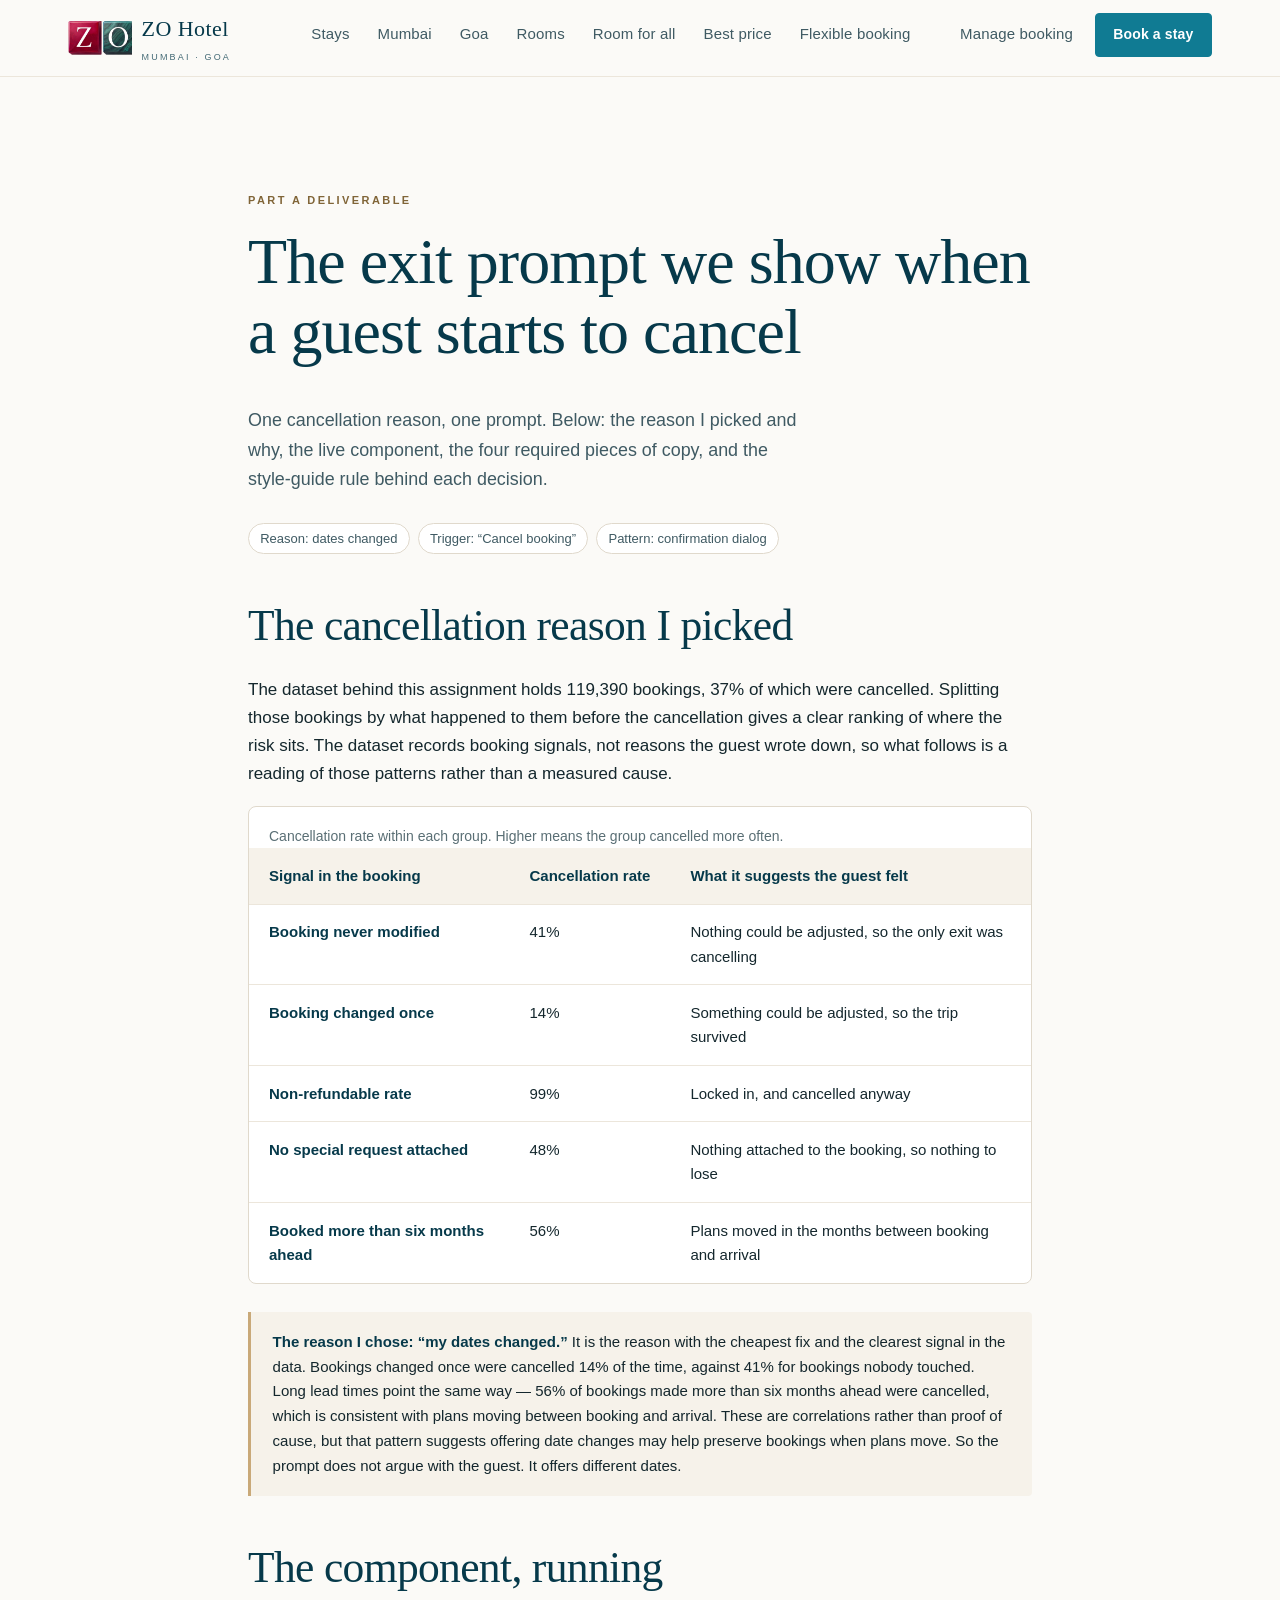
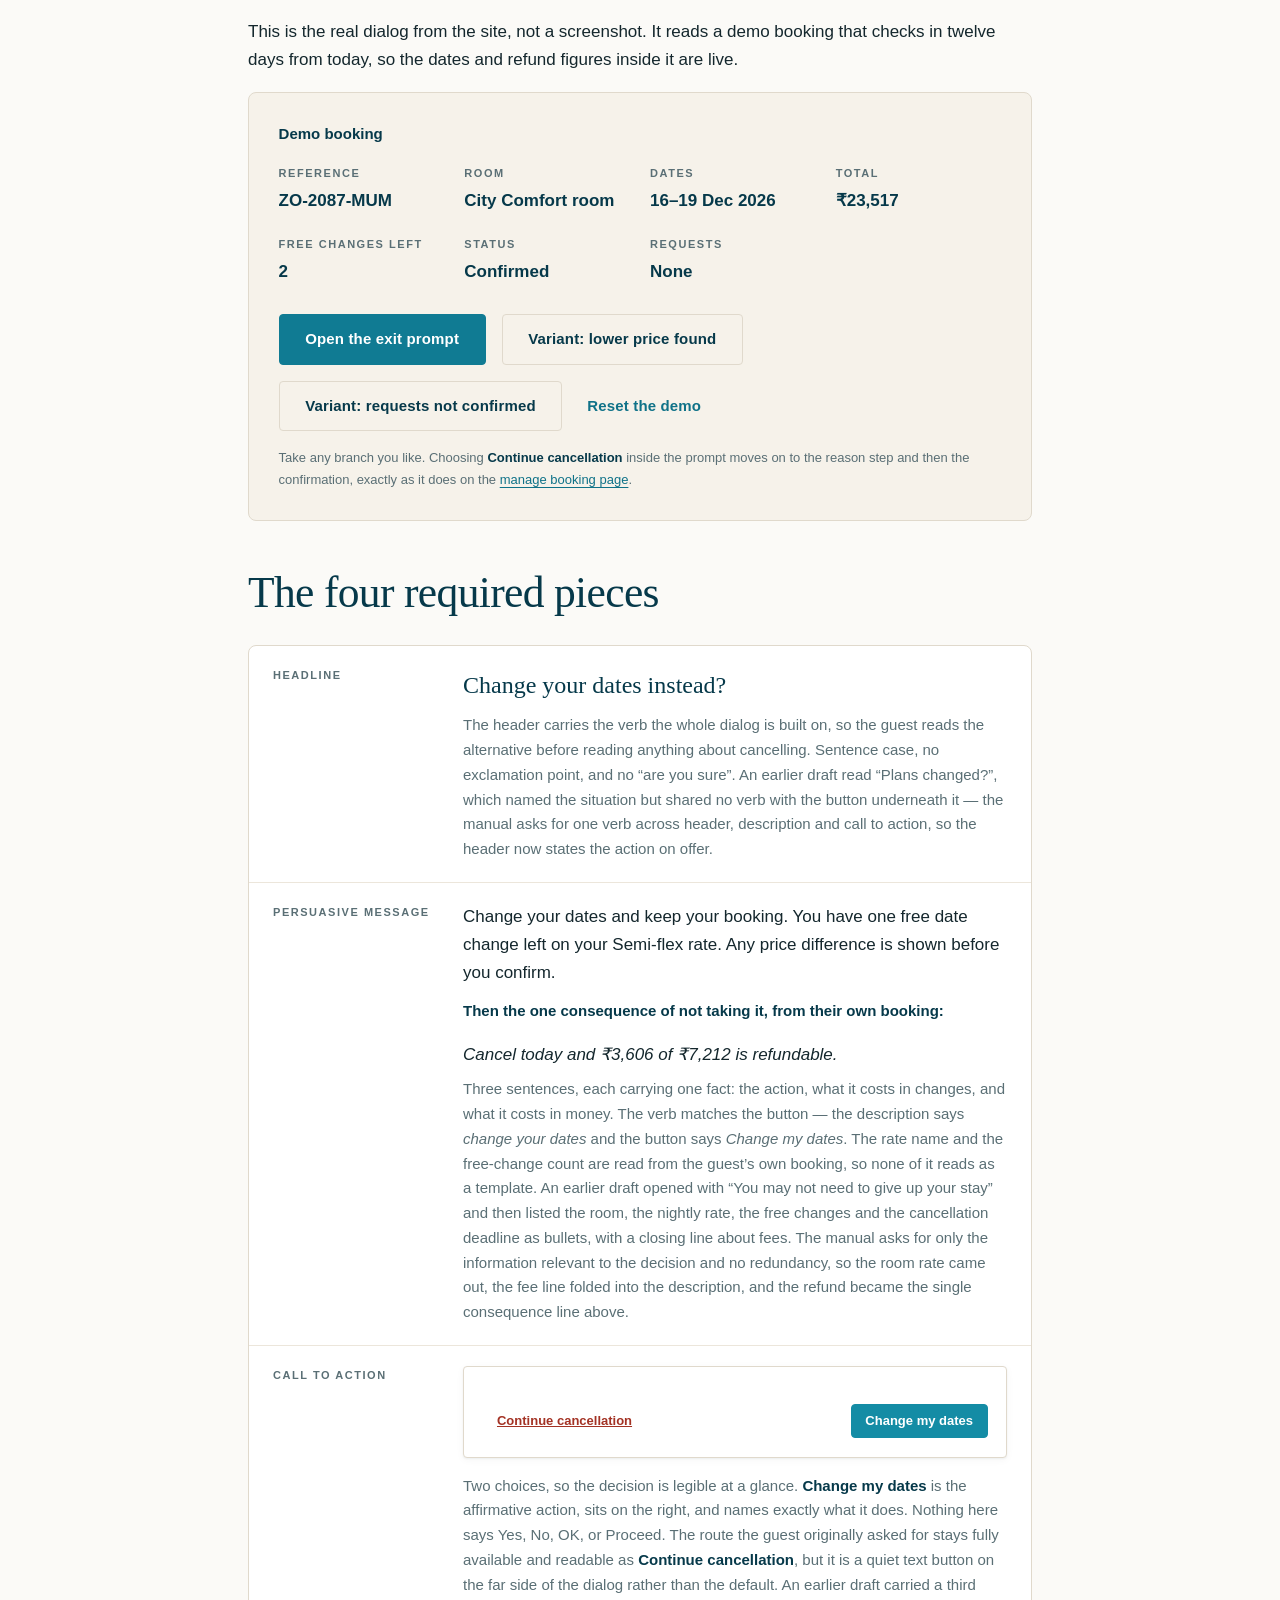
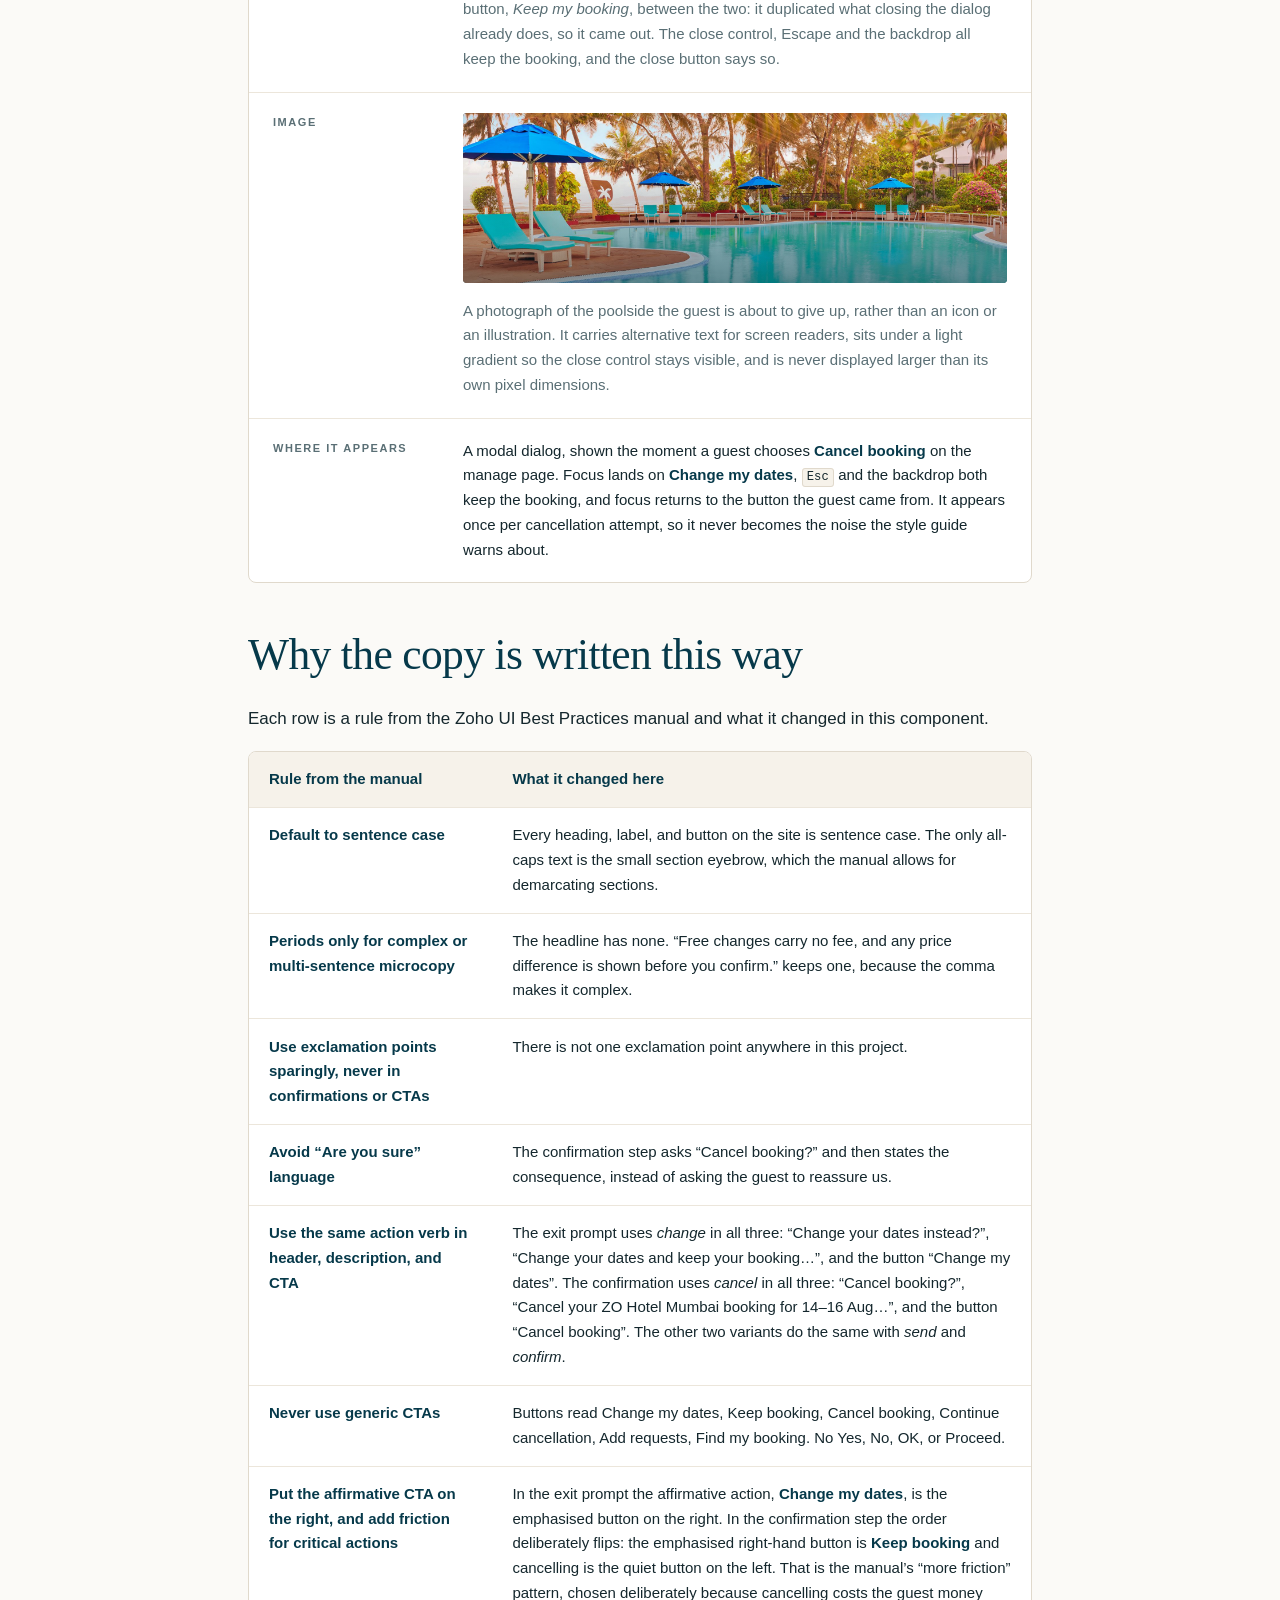
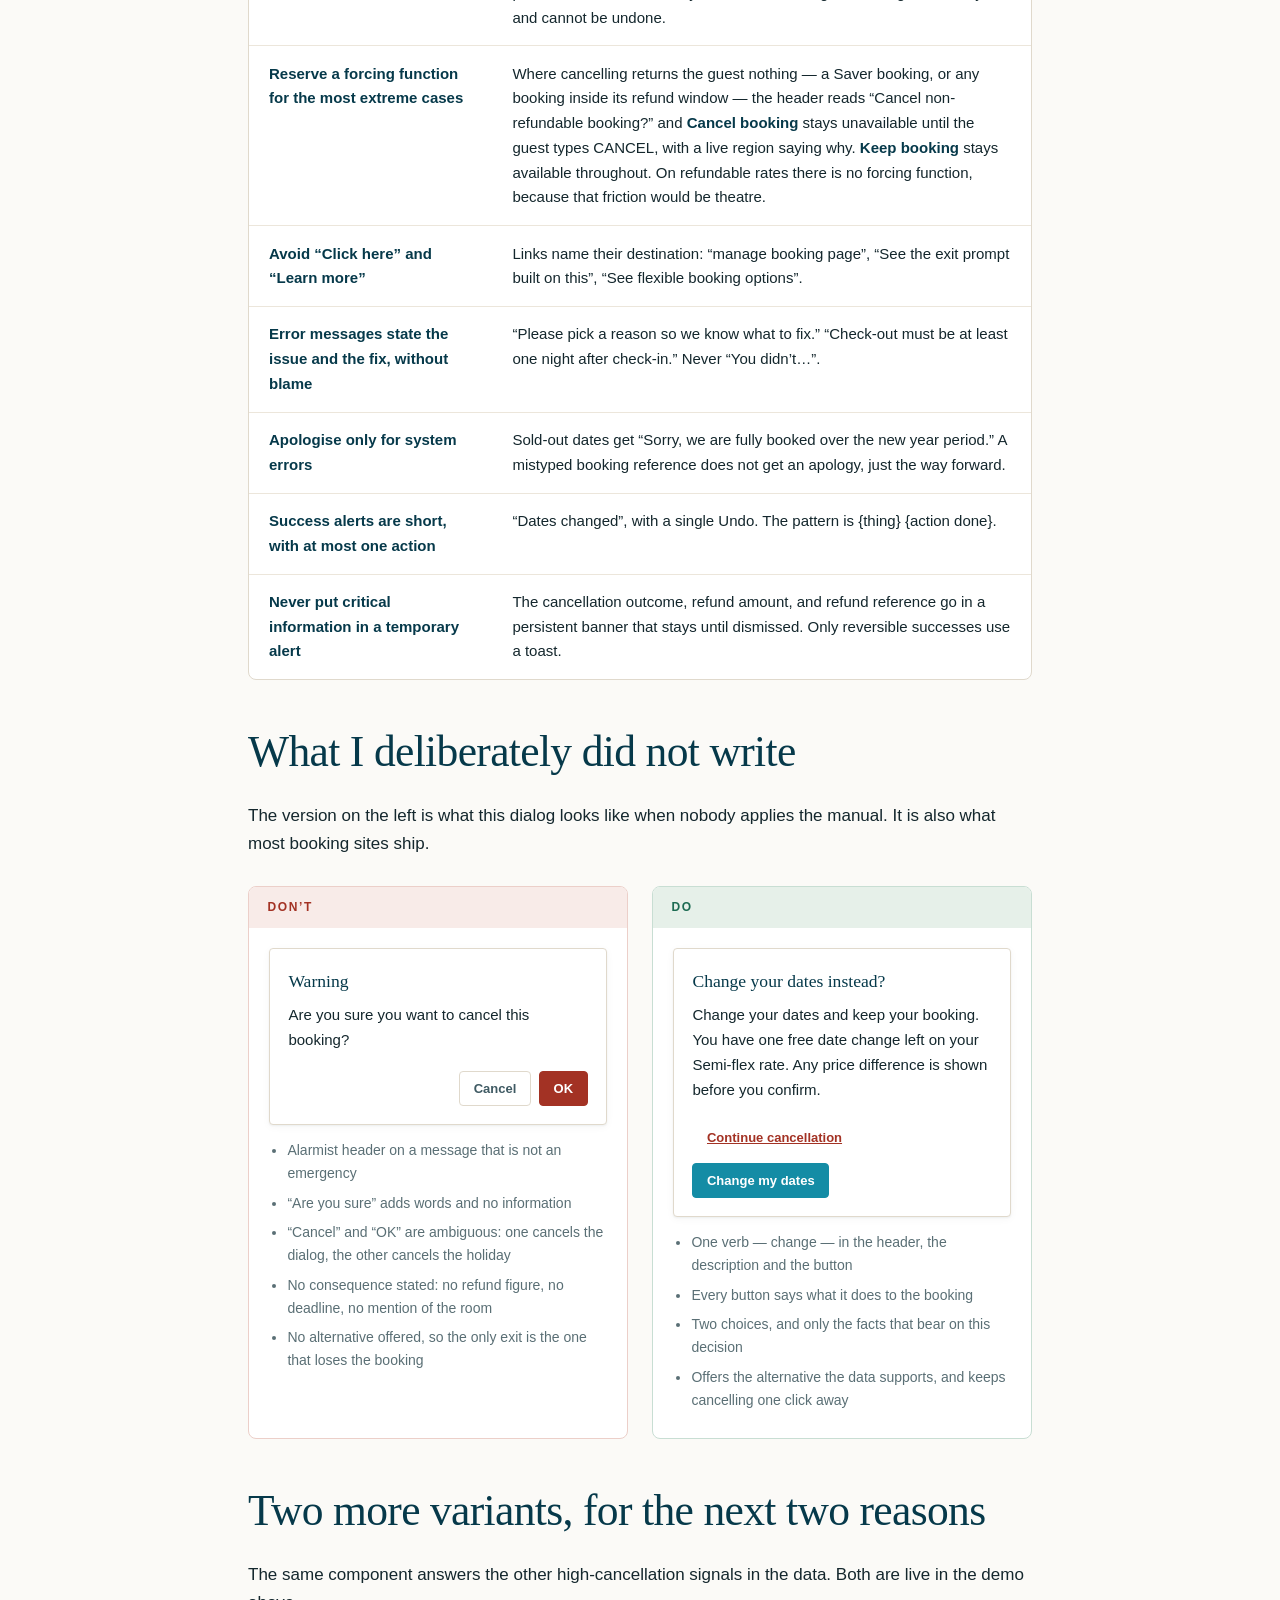
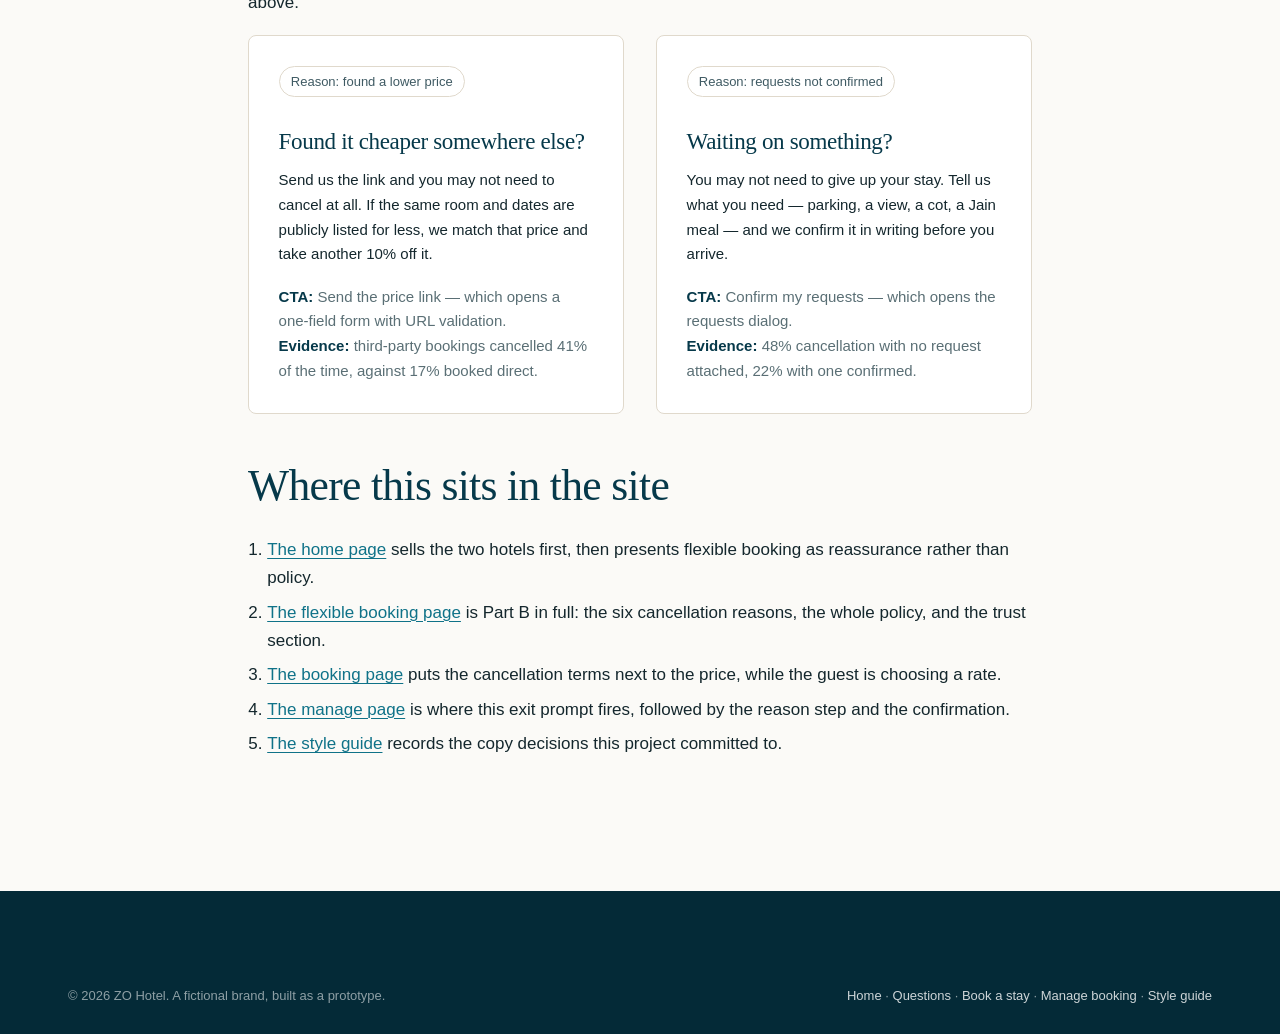
<file: part-a-exit-prompt.html>
<!DOCTYPE html>
<html lang="en-IN">
<head>
<meta charset="utf-8">
<meta name="viewport" content="width=device-width, initial-scale=1">
<title>Part A: exit prompt — ZO Hotel</title>
<meta name="description" content="The exit prompt ZO Hotel shows when a guest starts to cancel: headline, persuasive message, call to action, and image, with the data behind it.">
<link rel="icon" type="image/png" href="assets/img/zo-favicon.png">
<link rel="stylesheet" href="assets/css/main.css">
</head>
<body class="page--solid">

<a class="skip-link" href="#main">Skip to the main content</a>

<header class="site-header" data-header>
  <div class="container site-header__inner">
    <a class="brand" href="index.html">
      <img class="brand__mark" src="assets/img/zo-logo-mark.webp"
           alt="" width="480" height="255" decoding="async">
      <span class="brand__text">ZO Hotel<small>Mumbai · Goa</small></span>
    </a>

    <button class="nav__toggle" type="button" data-nav-toggle aria-expanded="false" aria-controls="site-nav">
      <svg width="18" height="18" viewBox="0 0 24 24" fill="none" stroke="currentColor" stroke-width="1.8" stroke-linecap="round" aria-hidden="true"><path d="M3 7h18M3 12h18M3 17h18"/></svg>
      Menu
    </button>

    <nav class="nav" id="site-nav" data-nav aria-label="Main">
      <ul class="nav__list">
        <li><a class="nav__link" href="index.html#stays">Stays</a></li>
        <li><a class="nav__link" href="mumbai.html">Mumbai</a></li>
        <li><a class="nav__link" href="goa.html">Goa</a></li>
        <li><a class="nav__link" href="index.html#rooms">Rooms</a></li>
        <li><a class="nav__link" href="room-for-all.html">Room for all</a></li>
        <li><a class="nav__link" href="index.html#best-rate">Best price</a></li>
        <li><a class="nav__link" href="flexible-booking.html">Flexible booking</a></li>
        <li aria-hidden="true"><span class="nav__divider"></span></li>
        <li><a class="nav__link" href="manage.html">Manage booking</a></li>
        <li class="nav__cta"><a class="btn btn--primary btn--sm" href="booking.html">Book a stay</a></li>
      </ul>
    </nav>
  </div>
</header>

<main id="main" class="section">
  <div class="container doc">

    <p class="eyebrow">Part A deliverable</p>
    <h1>The exit prompt we show when a guest starts to cancel</h1>
    <p class="mb-0 lede">
      One cancellation reason, one prompt. Below: the reason I picked and why, the live component, the
      four required pieces of copy, and the style-guide rule behind each decision.
    </p>

    <div class="chip-row mt-3">
      <span class="chip chip--neutral">Reason: dates changed</span>
      <span class="chip chip--neutral">Trigger: “Cancel booking”</span>
      <span class="chip chip--neutral">Pattern: confirmation dialog</span>
    </div>

    <!-- ================================================================= -->
    <h2 id="reason">The cancellation reason I picked</h2>
    <p>
      The dataset behind this assignment holds 119,390 bookings, 37% of which were cancelled. Splitting
      those bookings by what happened to them before the cancellation gives a clear ranking of where the
      risk sits. The dataset records booking signals, not reasons the guest wrote down, so what follows is
      a reading of those patterns rather than a measured cause.
    </p>

    <div class="table-wrap">
      <table class="data" data-stacked>
        <caption>Cancellation rate within each group. Higher means the group cancelled more often.</caption>
        <thead>
          <tr>
            <th scope="col">Signal in the booking</th>
            <th scope="col">Cancellation rate</th>
            <th scope="col">What it suggests the guest felt</th>
          </tr>
        </thead>
        <tbody>
          <tr>
            <th scope="row">Booking never modified</th>
            <td>41%</td>
            <td>Nothing could be adjusted, so the only exit was cancelling</td>
          </tr>
          <tr>
            <th scope="row">Booking changed once</th>
            <td>14%</td>
            <td>Something could be adjusted, so the trip survived</td>
          </tr>
          <tr>
            <th scope="row">Non-refundable rate</th>
            <td>99%</td>
            <td>Locked in, and cancelled anyway</td>
          </tr>
          <tr>
            <th scope="row">No special request attached</th>
            <td>48%</td>
            <td>Nothing attached to the booking, so nothing to lose</td>
          </tr>
          <tr>
            <th scope="row">Booked more than six months ahead</th>
            <td>56%</td>
            <td>Plans moved in the months between booking and arrival</td>
          </tr>
        </tbody>
      </table>
    </div>

    <div class="rule-note">
      <strong>The reason I chose: “my dates changed.”</strong>
      It is the reason with the cheapest fix and the clearest signal in the data. Bookings changed once
      were cancelled 14% of the time, against 41% for bookings nobody touched. Long lead times point the
      same way — 56% of bookings made more than six months ahead were cancelled, which is consistent with
      plans moving between booking and arrival. These are correlations rather than proof of cause, but that
      pattern suggests offering date changes may help preserve bookings when plans move. So the prompt does
      not argue with the guest. It offers different dates.
    </div>

    <!-- ================================================================= -->
    <h2 id="live">The component, running</h2>
    <p>
      This is the real dialog from the site, not a screenshot. It reads a demo booking that checks in
      twelve days from today, so the dates and refund figures inside it are live.
    </p>

    <div class="card card--ivory">
      <p class="label" style="margin-bottom:.5rem">Demo booking</p>
      <div id="demo-state"></div>

      <div class="btn-row mt-3">
        <button class="btn btn--primary" type="button" data-open-variant="dates">
          Open the exit prompt
        </button>
        <button class="btn btn--outline" type="button" data-open-variant="price">
          Variant: lower price found
        </button>
        <button class="btn btn--outline" type="button" data-open-variant="requests">
          Variant: requests not confirmed
        </button>
        <button class="btn btn--ghost" type="button" data-reset-demo>Reset the demo</button>
      </div>

      <p class="tiny muted mt-2 mb-0">
        Take any branch you like. Choosing <strong>Continue cancellation</strong> inside the prompt moves
        on to the reason step and then the confirmation, exactly as it does on the
        <a href="manage.html">manage booking page</a>.
      </p>
    </div>

    <div id="demo-result" class="mt-3" aria-live="polite"></div>

    <!-- ================================================================= -->
    <h2 id="deliverables">The four required pieces</h2>

    <div class="spec">
      <div class="spec__row">
        <p class="spec__key mb-0">Headline</p>
        <div class="spec__val">
          <p style="font-family:var(--serif);font-size:1.5rem;color:var(--navy);margin:0 0 .5rem">
            Change your dates instead?
          </p>
          <p class="small muted mb-0">
            The header carries the verb the whole dialog is built on, so the guest reads the alternative
            before reading anything about cancelling. Sentence case, no exclamation point, and no
            “are you sure”. An earlier draft read “Plans changed?”, which named the situation but shared
            no verb with the button underneath it — the manual asks for one verb across header,
            description and call to action, so the header now states the action on offer.
          </p>
        </div>
      </div>

      <div class="spec__row">
        <p class="spec__key mb-0">Persuasive message</p>
        <div class="spec__val">
          <p style="margin:0 0 .75rem">
            Change your dates and keep your booking. You have one free date change left on your Semi-flex
            rate. Any price difference is shown before you confirm.
          </p>
          <p class="small mb-1"><strong>Then the one consequence of not taking it, from their own booking:</strong></p>
          <p style="margin:.5rem 0"><em>Cancel today and ₹3,606 of ₹7,212 is refundable.</em></p>
          <p class="small muted mb-0">
            Three sentences, each carrying one fact: the action, what it costs in changes, and what it
            costs in money. The verb matches the button — the description says <em>change your dates</em>
            and the button says <em>Change my dates</em>. The rate name and the free-change count are read
            from the guest’s own booking, so none of it reads as a template. An earlier draft opened with
            “You may not need to give up your stay” and then listed the room, the nightly rate, the free
            changes and the cancellation deadline as bullets, with a closing line about fees. The manual
            asks for only the information relevant to the decision and no redundancy, so the room rate
            came out, the fee line folded into the description, and the refund became the single
            consequence line above.
          </p>
        </div>
      </div>

      <div class="spec__row">
        <p class="spec__key mb-0">Call to action</p>
        <div class="spec__val">
          <div class="mock">
            <div class="mock__actions" style="justify-content:space-between">
              <span class="mock__btn" style="border-color:transparent;color:var(--danger);text-decoration:underline">Continue cancellation</span>
              <span class="mock__btn mock__btn--primary">Change my dates</span>
            </div>
          </div>
          <p class="small muted mt-2 mb-0">
            Two choices, so the decision is legible at a glance. <strong>Change my dates</strong> is the
            affirmative action, sits on the right, and names exactly what it does. Nothing here says Yes,
            No, OK, or Proceed. The route the guest originally asked for stays fully available and readable
            as <strong>Continue cancellation</strong>, but it is a quiet text button on the far side of the
            dialog rather than the default. An earlier draft carried a third button, <em>Keep my booking</em>,
            between the two: it duplicated what closing the dialog already does, so it came out. The close
            control, Escape and the backdrop all keep the booking, and the close button says so.
          </p>
        </div>
      </div>

      <div class="spec__row">
        <p class="spec__key mb-0">Image</p>
        <div class="spec__val">
          <div class="dialog__art" id="art-preview" style="border-radius:var(--radius-sm);height:170px"></div>
          <p class="small muted mt-2 mb-0">
            A photograph of the poolside the guest is about to give up, rather than an icon or an
            illustration. It carries alternative text for screen readers, sits under a light gradient so
            the close control stays visible, and is never displayed larger than its own pixel dimensions.
          </p>
        </div>
      </div>

      <div class="spec__row">
        <p class="spec__key mb-0">Where it appears</p>
        <div class="spec__val">
          <p class="mb-0 small">
            A modal dialog, shown the moment a guest chooses <strong>Cancel booking</strong> on the manage
            page. Focus lands on <strong>Change my dates</strong>, <kbd>Esc</kbd> and the backdrop both
            keep the booking, and focus returns to the button the guest came from. It appears once per
            cancellation attempt, so it never becomes the noise the style guide warns about.
          </p>
        </div>
      </div>
    </div>

    <!-- ================================================================= -->
    <h2 id="rules">Why the copy is written this way</h2>
    <p>Each row is a rule from the Zoho UI Best Practices manual and what it changed in this component.</p>

    <div class="table-wrap">
      <table class="data" data-stacked>
        <thead>
          <tr>
            <th scope="col">Rule from the manual</th>
            <th scope="col">What it changed here</th>
          </tr>
        </thead>
        <tbody>
          <tr>
            <th scope="row">Default to sentence case</th>
            <td>Every heading, label, and button on the site is sentence case. The only all-caps text is the small section eyebrow, which the manual allows for demarcating sections.</td>
          </tr>
          <tr>
            <th scope="row">Periods only for complex or multi-sentence microcopy</th>
            <td>The headline has none. “Free changes carry no fee, and any price difference is shown before you confirm.” keeps one, because the comma makes it complex.</td>
          </tr>
          <tr>
            <th scope="row">Use exclamation points sparingly, never in confirmations or CTAs</th>
            <td>There is not one exclamation point anywhere in this project.</td>
          </tr>
          <tr>
            <th scope="row">Avoid “Are you sure” language</th>
            <td>The confirmation step asks “Cancel booking?” and then states the consequence, instead of asking the guest to reassure us.</td>
          </tr>
          <tr>
            <th scope="row">Use the same action verb in header, description, and CTA</th>
            <td>The exit prompt uses <em>change</em> in all three: “Change your dates instead?”, “Change your dates and keep your booking…”, and the button “Change my dates”. The confirmation uses <em>cancel</em> in all three: “Cancel booking?”, “Cancel your ZO Hotel Mumbai booking for 14–16 Aug…”, and the button “Cancel booking”. The other two variants do the same with <em>send</em> and <em>confirm</em>.</td>
          </tr>
          <tr>
            <th scope="row">Never use generic CTAs</th>
            <td>Buttons read Change my dates, Keep booking, Cancel booking, Continue cancellation, Add requests, Find my booking. No Yes, No, OK, or Proceed.</td>
          </tr>
          <tr>
            <th scope="row">Put the affirmative CTA on the right, and add friction for critical actions</th>
            <td>In the exit prompt the affirmative action, <strong>Change my dates</strong>, is the emphasised button on the right. In the confirmation step the order deliberately flips: the emphasised right-hand button is <strong>Keep booking</strong> and cancelling is the quiet button on the left. That is the manual’s “more friction” pattern, chosen deliberately because cancelling costs the guest money and cannot be undone.</td>
          </tr>
          <tr>
            <th scope="row">Reserve a forcing function for the most extreme cases</th>
            <td>Where cancelling returns the guest nothing — a Saver booking, or any booking inside its refund window — the header reads “Cancel non-refundable booking?” and <strong>Cancel booking</strong> stays unavailable until the guest types CANCEL, with a live region saying why. <strong>Keep booking</strong> stays available throughout. On refundable rates there is no forcing function, because that friction would be theatre.</td>
          </tr>
          <tr>
            <th scope="row">Avoid “Click here” and “Learn more”</th>
            <td>Links name their destination: “manage booking page”, “See the exit prompt built on this”, “See flexible booking options”.</td>
          </tr>
          <tr>
            <th scope="row">Error messages state the issue and the fix, without blame</th>
            <td>“Please pick a reason so we know what to fix.” “Check-out must be at least one night after check-in.” Never “You didn’t…”.</td>
          </tr>
          <tr>
            <th scope="row">Apologise only for system errors</th>
            <td>Sold-out dates get “Sorry, we are fully booked over the new year period.” A mistyped booking reference does not get an apology, just the way forward.</td>
          </tr>
          <tr>
            <th scope="row">Success alerts are short, with at most one action</th>
            <td>“Dates changed”, with a single Undo. The pattern is {thing} {action done}.</td>
          </tr>
          <tr>
            <th scope="row">Never put critical information in a temporary alert</th>
            <td>The cancellation outcome, refund amount, and refund reference go in a persistent banner that stays until dismissed. Only reversible successes use a toast.</td>
          </tr>
        </tbody>
      </table>
    </div>

    <!-- ================================================================= -->
    <h2 id="compare">What I deliberately did not write</h2>
    <p>
      The version on the left is what this dialog looks like when nobody applies the manual. It is also
      what most booking sites ship.
    </p>

    <div class="compare">
      <div class="compare__col compare__col--bad">
        <p class="compare__label mb-0">Don’t</p>
        <div class="compare__body">
          <div class="mock">
            <p class="mock__title">Warning</p>
            <p class="small mb-0">Are you sure you want to cancel this booking?</p>
            <div class="mock__actions">
              <span class="mock__btn">Cancel</span>
              <span class="mock__btn mock__btn--danger">OK</span>
            </div>
          </div>
          <ul>
            <li>Alarmist header on a message that is not an emergency</li>
            <li>“Are you sure” adds words and no information</li>
            <li>“Cancel” and “OK” are ambiguous: one cancels the dialog, the other cancels the holiday</li>
            <li>No consequence stated: no refund figure, no deadline, no mention of the room</li>
            <li>No alternative offered, so the only exit is the one that loses the booking</li>
          </ul>
        </div>
      </div>

      <div class="compare__col compare__col--good">
        <p class="compare__label mb-0">Do</p>
        <div class="compare__body">
          <div class="mock">
            <p class="mock__title">Change your dates instead?</p>
            <p class="small mb-0">
              Change your dates and keep your booking. You have one free date change left on your
              Semi-flex rate. Any price difference is shown before you confirm.
            </p>
            <div class="mock__actions" style="justify-content:space-between">
              <span class="mock__btn" style="border-color:transparent;color:var(--danger);text-decoration:underline">Continue cancellation</span>
              <span class="mock__btn mock__btn--primary">Change my dates</span>
            </div>
          </div>
          <ul>
            <li>One verb — change — in the header, the description and the button</li>
            <li>Every button says what it does to the booking</li>
            <li>Two choices, and only the facts that bear on this decision</li>
            <li>Offers the alternative the data supports, and keeps cancelling one click away</li>
          </ul>
        </div>
      </div>
    </div>

    <!-- ================================================================= -->
    <h2 id="variants">Two more variants, for the next two reasons</h2>
    <p>
      The same component answers the other high-cancellation signals in the data. Both are live in the
      demo above.
    </p>

    <div class="grid grid--2">
      <article class="card">
        <span class="chip chip--neutral">Reason: found a lower price</span>
        <h3 class="mt-2">Found it cheaper somewhere else?</h3>
        <p class="small">
          Send us the link and you may not need to cancel at all. If the same room and dates are publicly
          listed for less, we match that price and take another 10% off it.
        </p>
        <p class="small muted mb-0">
          <strong>CTA:</strong> Send the price link — which opens a one-field form with URL validation.
          <br>
          <strong>Evidence:</strong> third-party bookings cancelled 41% of the time, against 17% booked direct.
        </p>
      </article>

      <article class="card">
        <span class="chip chip--neutral">Reason: requests not confirmed</span>
        <h3 class="mt-2">Waiting on something?</h3>
        <p class="small">
          You may not need to give up your stay. Tell us what you need — parking, a view, a cot, a
          Jain meal — and we confirm it in writing before you arrive.
        </p>
        <p class="small muted mb-0">
          <strong>CTA:</strong> Confirm my requests — which opens the requests dialog.
          <br>
          <strong>Evidence:</strong> 48% cancellation with no request attached, 22% with one confirmed.
        </p>
      </article>
    </div>

    <h2 id="next">Where this sits in the site</h2>
    <ol>
      <li><a href="index.html">The home page</a> sells the two hotels first, then presents flexible booking as reassurance rather than policy.</li>
      <li><a href="flexible-booking.html">The flexible booking page</a> is Part B in full: the six cancellation reasons, the whole policy, and the trust section.</li>
      <li><a href="booking.html">The booking page</a> puts the cancellation terms next to the price, while the guest is choosing a rate.</li>
      <li><a href="manage.html">The manage page</a> is where this exit prompt fires, followed by the reason step and the confirmation.</li>
      <li><a href="style-guide.html">The style guide</a> records the copy decisions this project committed to.</li>
    </ol>

  </div>
</main>

<footer class="site-footer">
  <div class="container">
    <div class="footer-bottom" style="margin-top:0;border-top:0">
      <p class="mb-0">© <span data-year>2026</span> ZO Hotel. A fictional brand, built as a prototype.</p>
      <p class="mb-0">
        <a href="index.html">Home</a> ·
        <a href="index.html#faq">Questions</a> ·
        <a href="booking.html">Book a stay</a> ·
        <a href="manage.html">Manage booking</a> ·
        <a href="style-guide.html">Style guide</a>
      </p>
    </div>
  </div>
</footer>

<script src="assets/js/logic.js"></script>
<script src="assets/js/core.js"></script>
<script src="assets/js/dialog.js"></script>
<script src="assets/js/forms.js"></script>
<script src="assets/js/flows.js"></script>
<script src="assets/js/part-a.js"></script>
</body>
</html>
</file>
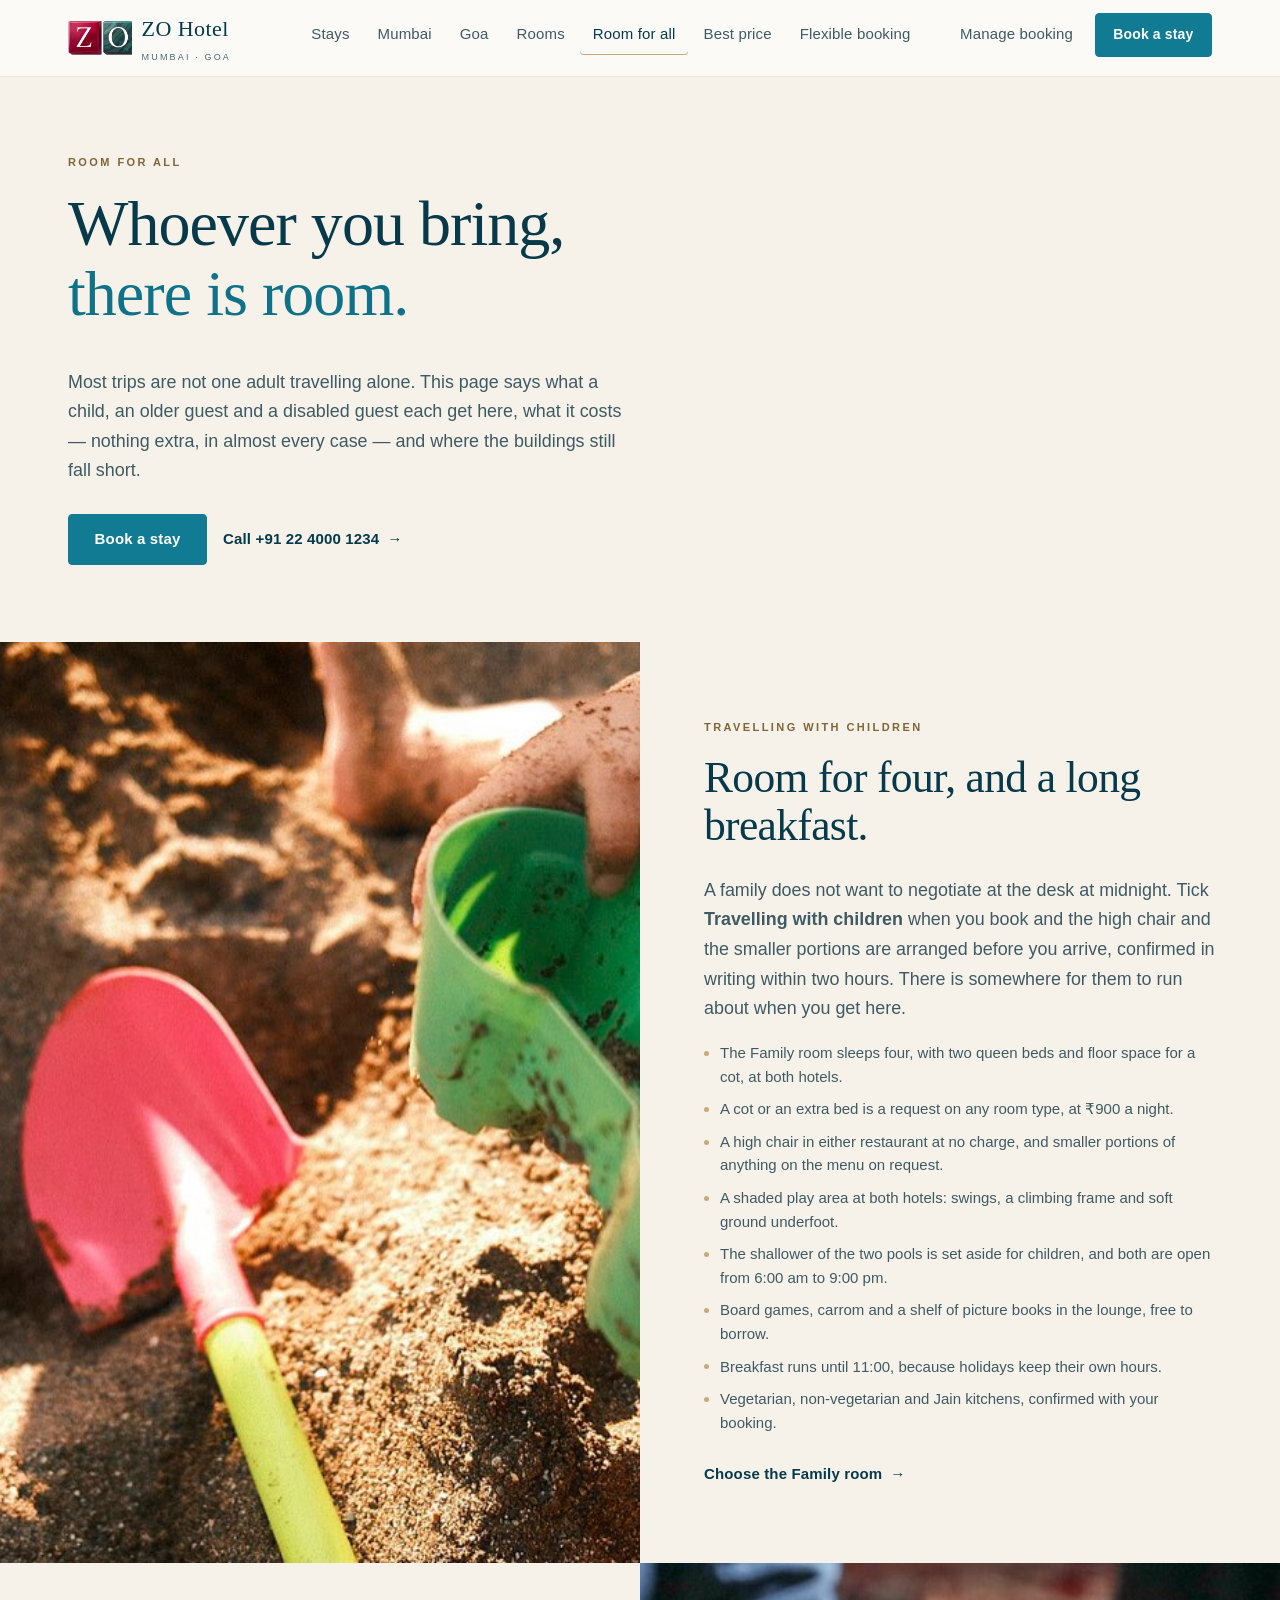
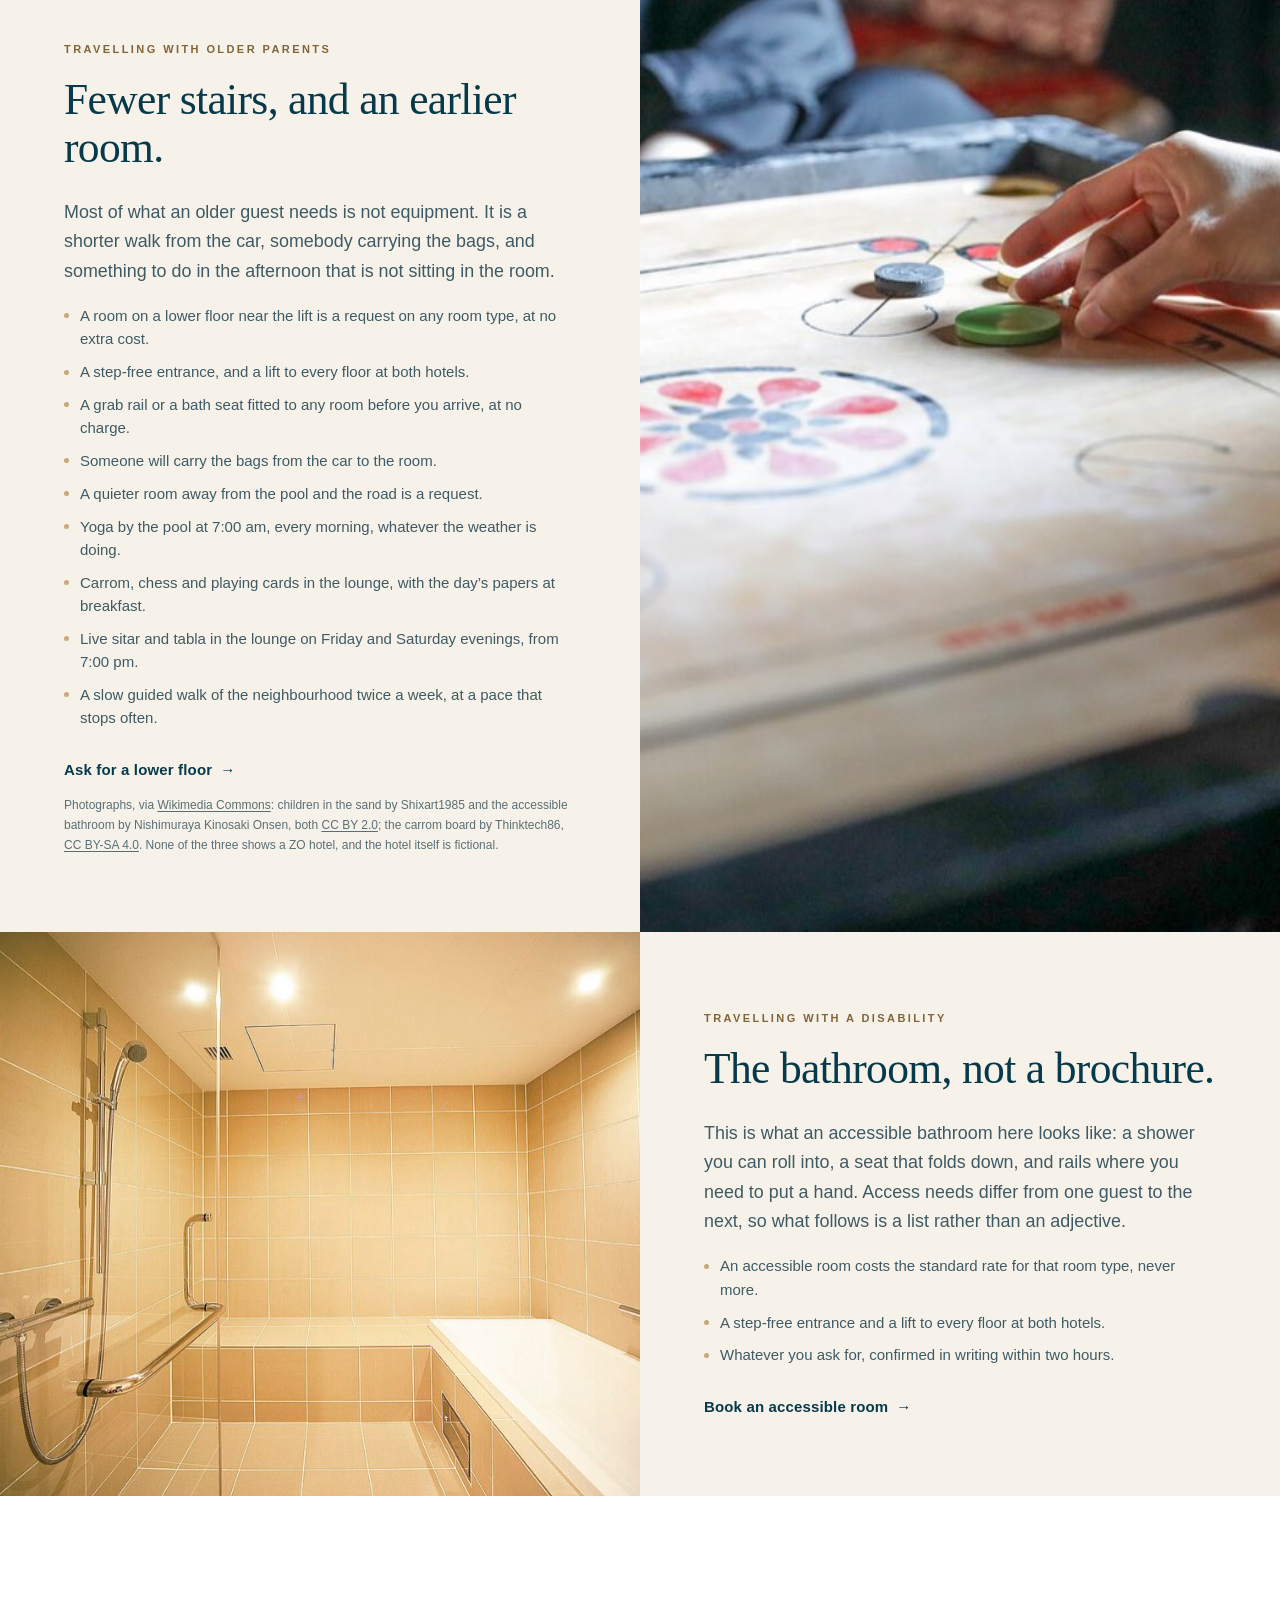
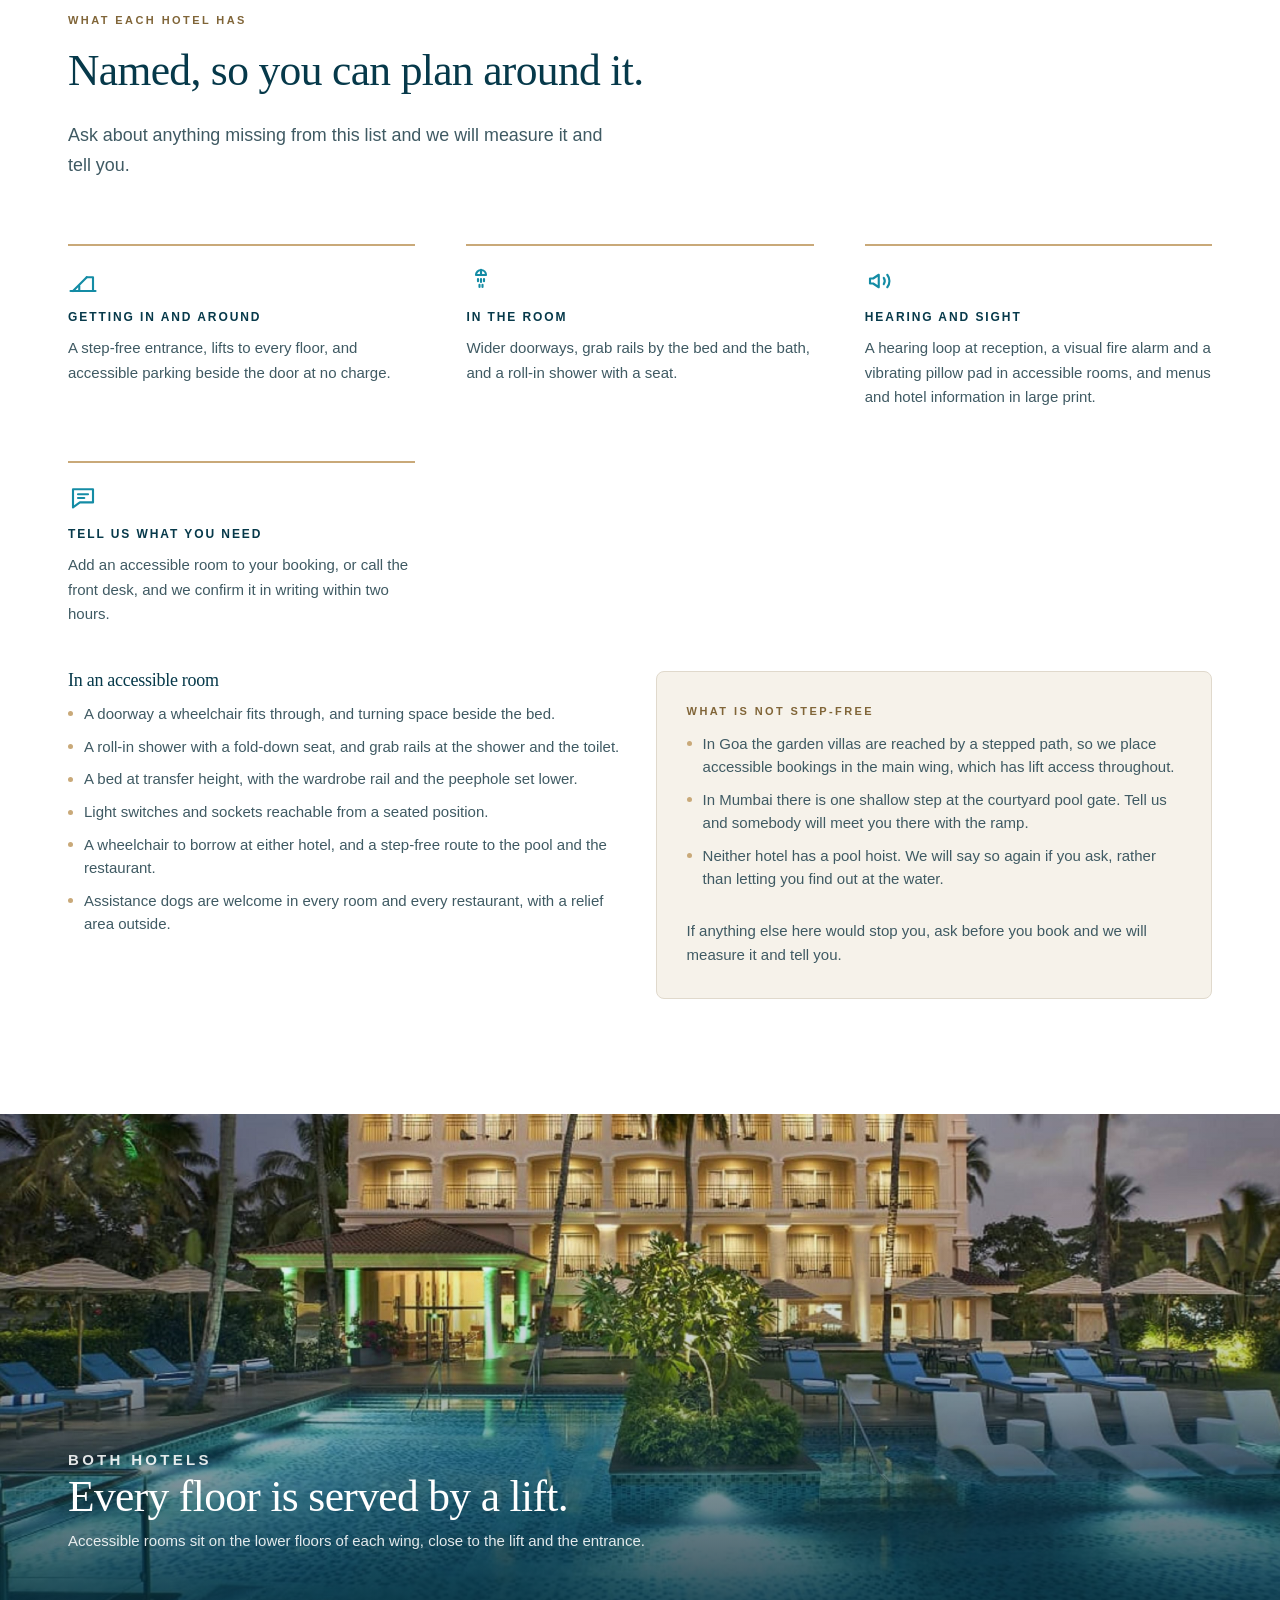
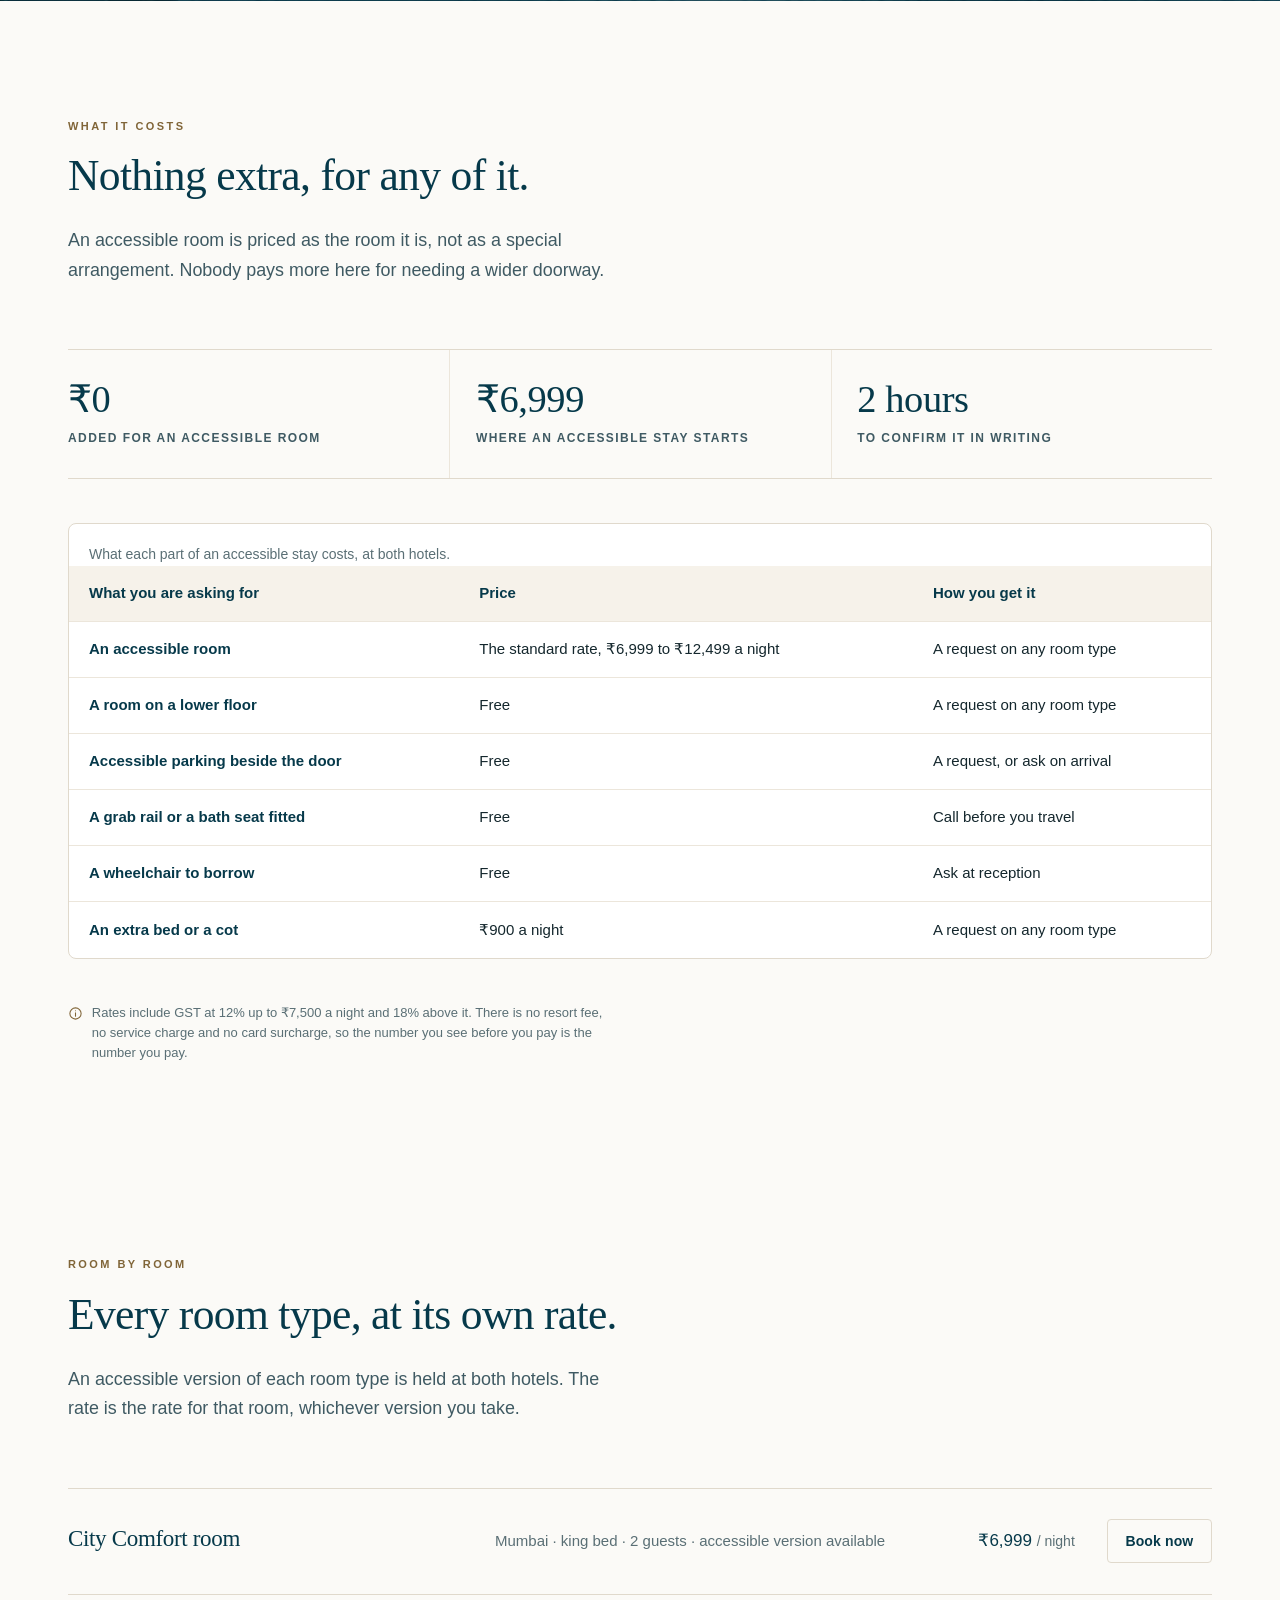
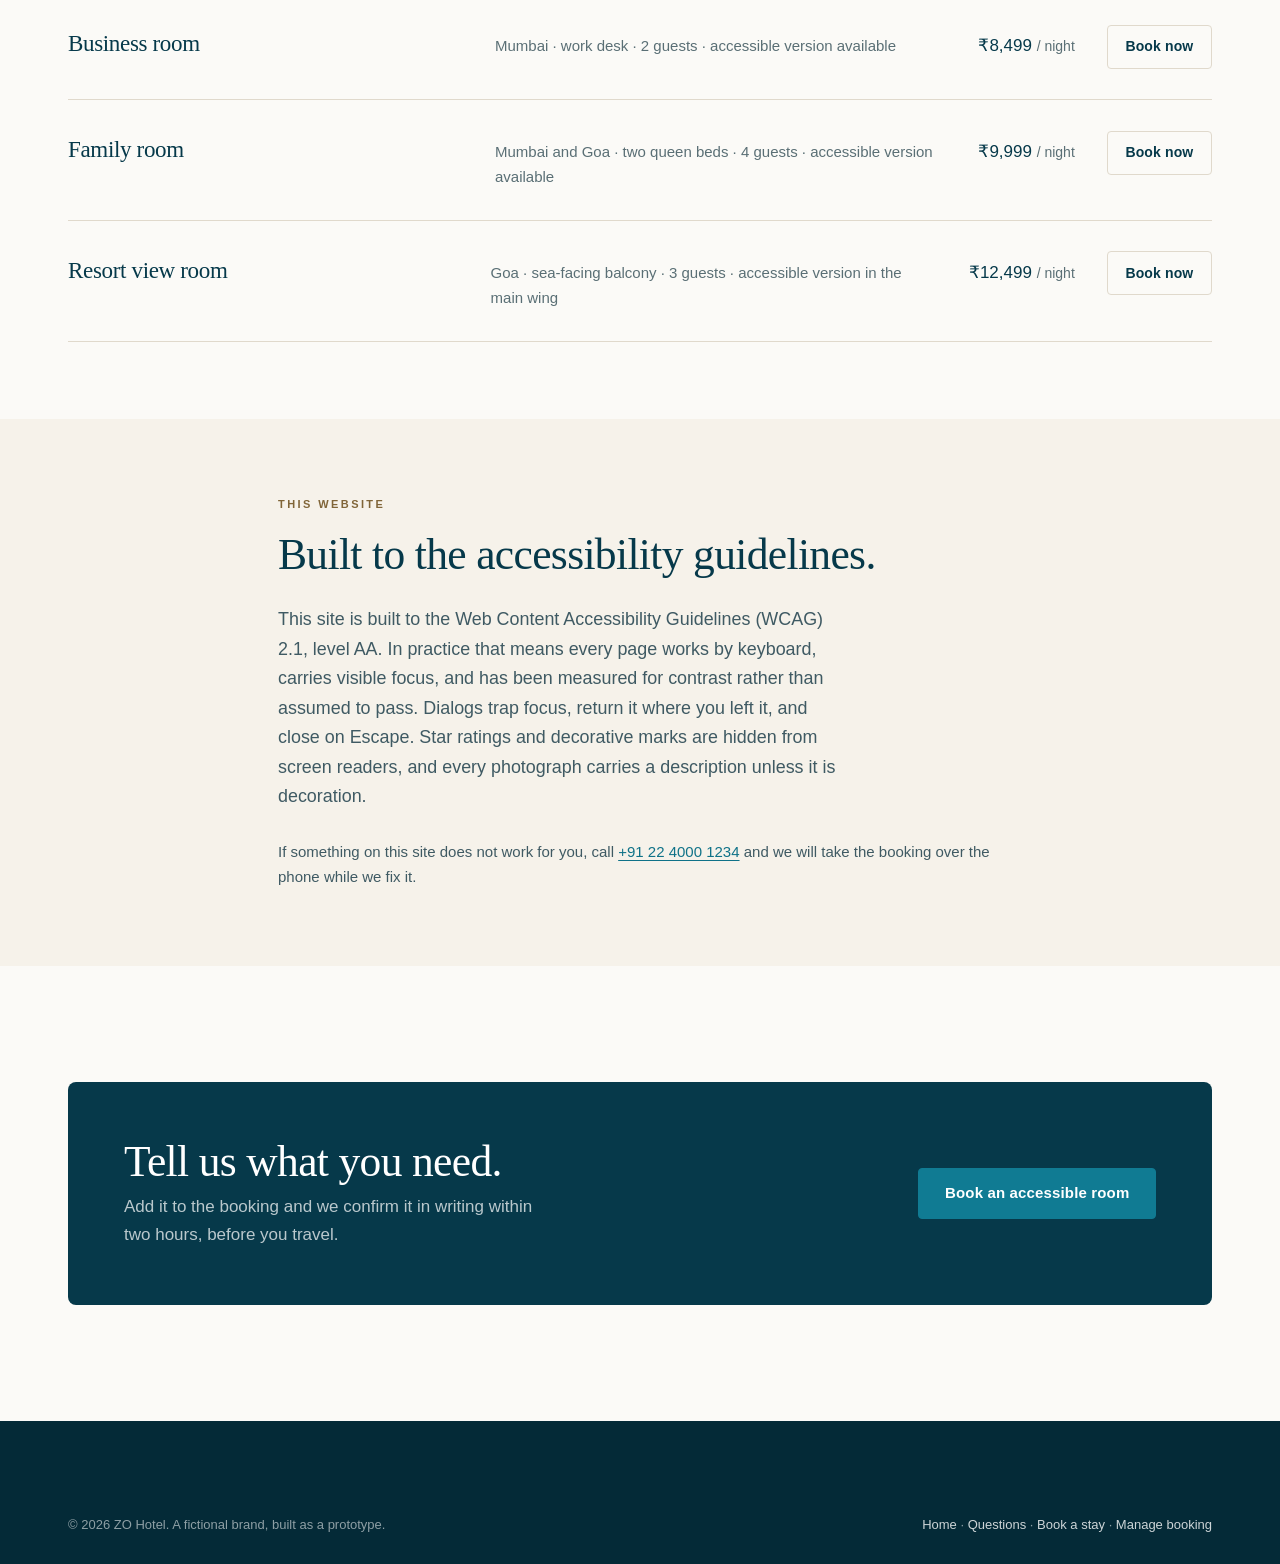
<file: room-for-all.html>
<!DOCTYPE html>
<html lang="en-IN">
<head>
<meta charset="utf-8">
<meta name="viewport" content="width=device-width, initial-scale=1">
<title>Room for all — ZO Hotel</title>
<meta name="description" content="How ZO Hotel accommodates children, older guests and disabled guests — what each gets, what it costs, and the two places that are still not step-free.">
<link rel="icon" type="image/png" href="assets/img/zo-favicon.png">
<link rel="stylesheet" href="assets/css/main.css">
</head>
<body class="page--solid">

<a class="skip-link" href="#main">Skip to the main content</a>

<header class="site-header" data-header>
  <div class="container site-header__inner">
    <a class="brand" href="index.html">
      <img class="brand__mark" src="assets/img/zo-logo-mark.webp"
           alt="" width="480" height="255" decoding="async">
      <span class="brand__text">ZO Hotel<small>Mumbai · Goa</small></span>
    </a>

    <button class="nav__toggle" type="button" data-nav-toggle aria-expanded="false" aria-controls="site-nav">
      <svg width="18" height="18" viewBox="0 0 24 24" fill="none" stroke="currentColor" stroke-width="1.8" stroke-linecap="round" aria-hidden="true"><path d="M3 7h18M3 12h18M3 17h18"/></svg>
      Menu
    </button>

    <nav class="nav" id="site-nav" data-nav aria-label="Main">
      <ul class="nav__list">
        <li><a class="nav__link" href="index.html#stays">Stays</a></li>
        <li><a class="nav__link" href="mumbai.html">Mumbai</a></li>
        <li><a class="nav__link" href="goa.html">Goa</a></li>
        <li><a class="nav__link" href="index.html#rooms">Rooms</a></li>
        <li><a class="nav__link" href="room-for-all.html" aria-current="page">Room for all</a></li>
        <li><a class="nav__link" href="index.html#best-rate">Best price</a></li>
        <li><a class="nav__link" href="flexible-booking.html">Flexible booking</a></li>
        <li aria-hidden="true"><span class="nav__divider"></span></li>
        <li><a class="nav__link" href="manage.html">Manage booking</a></li>
        <li class="nav__cta"><a class="btn btn--primary btn--sm" href="booking.html">Book a stay</a></li>
      </ul>
    </nav>
  </div>
</header>

<main id="main">

  <!-- ===================================================================
       INTRO

       No photograph here, and not for want of looking: nothing in the
       supplied set shows a grab rail, a lift or a step-free entrance, and
       every accessible-hotel photograph on Commons is a competitor's
       branded property. The page leads on type instead, the way
       flexible-booking.html does, and carries the hotel's own photography
       further down where it is honest to use it.
       =================================================================== -->
  <section class="section section--ivory section--tight">
    <div class="container">
      <div class="section__head" style="margin-bottom:0">
        <p class="eyebrow">Room for all</p>
        <h1 class="display-2"><span>Whoever you bring,</span><span>there is room.</span></h1>
        <p class="lede">
          Most trips are not one adult travelling alone. This page says what a child, an older
          guest and a disabled guest each get here, what it costs — nothing extra, in almost
          every case — and where the buildings still fall short.
        </p>
        <p class="btn-row mt-3">
          <a class="btn btn--primary" href="booking.html">Book a stay</a>
          <a class="arrow-link" href="tel:+912240001234">Call +91 22 4000 1234</a>
        </p>
      </div>
    </div>
  </section>

  <!-- ===================================================================
       CHILDREN

       The photograph is hands and spades in sand rather than a child's face.
       A CC licence covers the photographer's copyright and not the subject's
       likeness, and a real identifiable child advertising a fictional hotel is
       the shakier half of that — so the image says "children playing" without
       putting anybody's face to it.
       =================================================================== -->
  <section class="split" id="children">
    <div class="split__media">
      <img class="split__media--mid" src="assets/img/all-children.jpg"
           alt="Children's hands digging in wet sand with brightly coloured plastic spades and a bucket."
           width="1000" height="666" loading="lazy" decoding="async">
    </div>
    <div class="split__text">
      <p class="eyebrow">Travelling with children</p>
      <h2>Room for four, and a long breakfast.</h2>
      <p class="lede">
        A family does not want to negotiate at the desk at midnight. Tick <b>Travelling with
        children</b> when you book and the high chair and the smaller portions are arranged
        before you arrive, confirmed in writing within two hours. There is somewhere for them to
        run about when you get here.
      </p>
      <ul class="factlist mt-2">
        <li>The Family room sleeps four, with two queen beds and floor space for a cot, at both hotels.</li>
        <li>A cot or an extra bed is a request on any room type, at ₹900 a night.</li>
        <li>A high chair in either restaurant at no charge, and smaller portions of anything on the menu on request.</li>
        <li>A shaded play area at both hotels: swings, a climbing frame and soft ground underfoot.</li>
        <li>The shallower of the two pools is set aside for children, and both are open from 6:00 am to 9:00 pm.</li>
        <li>Board games, carrom and a shelf of picture books in the lounge, free to borrow.</li>
        <li>Breakfast runs until 11:00, because holidays keep their own hours.</li>
        <li>Vegetarian, non-vegetarian and Jain kitchens, confirmed with your booking.</li>
      </ul>
      <p class="btn-row mt-3 mb-0">
        <a class="arrow-link" href="booking.html?room=family">Choose the Family room</a>
      </p>
    </div>
  </section>

  <!-- ===================================================================
       OLDER GUESTS

       The photograph is a carrom board in play, which is the game the list
       below actually names. Hands and not faces, for the same reason as the
       children's photograph: a CC licence covers the photographer's copyright
       and not the subject's likeness.

       It replaced a wide empty shore, which had only ever been a substitute
       for the posed portrait of grandparents in conversation that does not
       exist on Commons under a free licence. Searching for the activity rather
       than the age group is what found this.
       =================================================================== -->
  <section class="split split--reverse" id="older">
    <div class="split__media">
      <img class="split__media--mid" src="assets/img/all-older.jpg"
           alt="Two people playing carrom, their hands over the board as one of them lines up the striker, the coins scattered across the pale wood."
           width="1000" height="666" loading="lazy" decoding="async">
    </div>
    <div class="split__text">
      <p class="eyebrow">Travelling with older parents</p>
      <h2>Fewer stairs, and an earlier room.</h2>
      <p class="lede">
        Most of what an older guest needs is not equipment. It is a shorter walk from the car,
        somebody carrying the bags, and something to do in the afternoon that is not sitting in
        the room.
      </p>
      <ul class="factlist mt-2">
        <li>A room on a lower floor near the lift is a request on any room type, at no extra cost.</li>
        <li>A step-free entrance, and a lift to every floor at both hotels.</li>
        <li>A grab rail or a bath seat fitted to any room before you arrive, at no charge.</li>
        <li>Someone will carry the bags from the car to the room.</li>
        <li>A quieter room away from the pool and the road is a request.</li>
        <li>Yoga by the pool at 7:00 am, every morning, whatever the weather is doing.</li>
        <li>Carrom, chess and playing cards in the lounge, with the day’s papers at breakfast.</li>
        <li>Live sitar and tabla in the lounge on Friday and Saturday evenings, from 7:00 pm.</li>
        <li>A slow guided walk of the neighbourhood twice a week, at a pace that stops often.</li>
      </ul>
      <p class="btn-row mt-3 mb-0">
        <a class="arrow-link" href="booking.html">Ask for a lower floor</a>
      </p>
      <p class="nearby__credit">
        Photographs, via <a href="https://commons.wikimedia.org/">Wikimedia Commons</a>: children
        in the sand by Shixart1985 and the accessible bathroom by Nishimuraya Kinosaki Onsen,
        both <a href="https://creativecommons.org/licenses/by/2.0">CC BY 2.0</a>; the carrom
        board by Thinktech86,
        <a href="https://creativecommons.org/licenses/by-sa/4.0">CC BY-SA 4.0</a>. None of the
        three shows a ZO hotel, and the hotel itself is fictional.
      </p>
    </div>
  </section>

  <!-- ===================================================================
       THE FACILITIES
       =================================================================== -->
  <!-- ===================================================================
       DISABLED GUESTS

       The photograph is the bathroom, not a model. A guest deciding whether
       they can use a room needs to see the shower seat and the rails; a
       smiling person beside a wheelchair tells them nothing. Nothing in the
       frame carries a brand — which is the line that matters, and the one
       room-business.jpg crosses with the projector screen on the home page.
       =================================================================== -->
  <section class="split" id="disability">
    <div class="split__media">
      <img class="split__media--mid" src="assets/img/all-accessible.jpg"
           alt="An accessible hotel bathroom in warm honey tiles: an open wet-room shower with a fold-down seat and grab rails, beside a low-sided bath."
           width="1000" height="666" loading="lazy" decoding="async">
    </div>
    <div class="split__text">
      <p class="eyebrow">Travelling with a disability</p>
      <h2>The bathroom, not a brochure.</h2>
      <p class="lede">
        This is what an accessible bathroom here looks like: a shower you can roll into, a seat
        that folds down, and rails where you need to put a hand. Access needs differ from one
        guest to the next, so what follows is a list rather than an adjective.
      </p>
      <ul class="factlist mt-2">
        <li>An accessible room costs the standard rate for that room type, never more.</li>
        <li>A step-free entrance and a lift to every floor at both hotels.</li>
        <li>Whatever you ask for, confirmed in writing within two hours.</li>
      </ul>
      <p class="btn-row mt-3 mb-0">
        <a class="arrow-link" href="booking.html">Book an accessible room</a>
      </p>
    </div>
  </section>

  <section class="section section--white" id="facilities" aria-labelledby="facilities-title">
    <div class="container">
      <div class="section__head">
        <p class="eyebrow">What each hotel has</p>
        <h2 id="facilities-title">Named, so you can plan around it.</h2>
        <p class="lede">
          Ask about anything missing from this list and we will measure it and tell you.
        </p>
      </div>

      <div class="benefits benefits--four">
        <div class="benefit reveal">
          <svg class="facticon" width="30" height="30" viewBox="0 0 24 24" fill="none" stroke="currentColor" stroke-width="1.7" stroke-linecap="round" stroke-linejoin="round" aria-hidden="true"><path d="M2 20h20"/><path d="M4 20L15 9"/><path d="M15 9h5v11"/><path d="M9 20v-4"/></svg>
          <h3>Getting in and around</h3>
          <p>
            A step-free entrance, lifts to every floor, and accessible parking beside the door at
            no charge.
          </p>
        </div>
        <div class="benefit reveal reveal--d1">
          <svg class="facticon" width="30" height="30" viewBox="0 0 24 24" fill="none" stroke="currentColor" stroke-width="1.7" stroke-linecap="round" stroke-linejoin="round" aria-hidden="true"><path d="M12 3v3.4"/><path d="M8 7.2a4 4 0 0 1 8 0z"/><path d="M9.6 10.4v1.8"/><path d="M12 10.4v2.4"/><path d="M14.4 10.4v1.8"/><path d="M10.8 15v1.8"/><path d="M13.2 15v1.8"/></svg>
          <h3>In the room</h3>
          <p>
            Wider doorways, grab rails by the bed and the bath, and a roll-in shower with a seat.
          </p>
        </div>
        <div class="benefit reveal reveal--d2">
          <svg class="facticon" width="30" height="30" viewBox="0 0 24 24" fill="none" stroke="currentColor" stroke-width="1.7" stroke-linecap="round" stroke-linejoin="round" aria-hidden="true"><path d="M4 10v4h2.5L11 17V7L6.5 10H4z"/><path d="M15 9.5a4.5 4.5 0 0 1 0 5"/><path d="M17.8 7a8 8 0 0 1 0 10"/></svg>
          <h3>Hearing and sight</h3>
          <p>
            A hearing loop at reception, a visual fire alarm and a vibrating pillow pad in
            accessible rooms, and menus and hotel information in large print.
          </p>
        </div>
        <div class="benefit reveal reveal--d3">
          <svg class="facticon" width="30" height="30" viewBox="0 0 24 24" fill="none" stroke="currentColor" stroke-width="1.7" stroke-linecap="round" stroke-linejoin="round" aria-hidden="true"><path d="M4 5h16v10.5H9.5L4 19.5V5z"/><path d="M8 9h8"/><path d="M8 12h5"/></svg>
          <h3>Tell us what you need</h3>
          <p>
            Add an accessible room to your booking, or call the front desk, and we confirm it in
            writing within two hours.
          </p>
        </div>
      </div>

      <div class="grid grid--2 mt-4">
        <div>
          <h3 style="font-size:1.125rem">In an accessible room</h3>
          <ul class="factlist mt-2">
            <li>A doorway a wheelchair fits through, and turning space beside the bed.</li>
            <li>A roll-in shower with a fold-down seat, and grab rails at the shower and the toilet.</li>
            <li>A bed at transfer height, with the wardrobe rail and the peephole set lower.</li>
            <li>Light switches and sockets reachable from a seated position.</li>
            <li>A wheelchair to borrow at either hotel, and a step-free route to the pool and the restaurant.</li>
            <li>Assistance dogs are welcome in every room and every restaurant, with a relief area outside.</li>
          </ul>
        </div>

        <!-- The part most hotel sites leave out, and the reason this page is
             worth having. A guest who meets a step on arrival has been failed
             twice: once by the building and once by the page that did not
             mention it. -->
        <div class="card card--ivory">
          <p class="eyebrow" style="margin-bottom:.75rem">What is not step-free</p>
          <ul class="factlist">
            <li>
              In Goa the garden villas are reached by a stepped path, so we place accessible
              bookings in the main wing, which has lift access throughout.
            </li>
            <li>
              In Mumbai there is one shallow step at the courtyard pool gate. Tell us and
              somebody will meet you there with the ramp.
            </li>
            <li>
              Neither hotel has a pool hoist. We will say so again if you ask, rather than
              letting you find out at the water.
            </li>
          </ul>
          <p class="small mt-3 mb-0" style="color:var(--ink-soft)">
            If anything else here would stop you, ask before you book and we will measure it and
            tell you.
          </p>
        </div>
      </div>
    </div>
  </section>

  <!-- ===================================================================
       THE BUILDING

       The one place a photograph earns its keep on this page: the hotel's
       own wing, floors served by a lift, which is what the copy above
       describes.
       =================================================================== -->
  <section id="building">
    <div class="band band--property">
      <img src="assets/img/room-ocean.jpeg"
           alt="A ZO resort wing at dusk, balconies lit on every floor above a turquoise pool framed by tall palms."
           width="3413" height="2560" loading="lazy" decoding="async">
      <div class="band__scrim" aria-hidden="true"></div>
      <div class="band__caption">
        <div class="container">
          <p class="eyebrow eyebrow--light">Both hotels</p>
          <h2 style="color:#fff;margin-bottom:.5rem;max-width:26ch">Every floor is served by a lift.</h2>
          <p>Accessible rooms sit on the lower floors of each wing, close to the lift and the entrance.</p>
        </div>
      </div>
    </div>
  </section>

  <!-- ===================================================================
       PRICE

       The load-bearing claim on this page. Access is not an upgrade, so the
       numbers come straight from the rate card in logic.js and a test reads
       them back. Everything a guest might expect to be charged for is free,
       and the one thing that is not is named rather than hidden.
       =================================================================== -->
  <section class="section" id="price" aria-labelledby="price-title">
    <div class="container">
      <div class="section__head">
        <p class="eyebrow">What it costs</p>
        <h2 id="price-title">Nothing extra, for any of it.</h2>
        <p class="lede">
          An accessible room is priced as the room it is, not as a special arrangement. Nobody
          pays more here for needing a wider doorway.
        </p>
      </div>

      <ul class="proof-strip">
        <li>
          <span class="proof-strip__value">₹0</span>
          <span class="proof-strip__label">Added for an accessible room</span>
        </li>
        <li>
          <span class="proof-strip__value">₹6,999</span>
          <span class="proof-strip__label">Where an accessible stay starts</span>
        </li>
        <li>
          <span class="proof-strip__value">2 hours</span>
          <span class="proof-strip__label">To confirm it in writing</span>
        </li>
      </ul>

      <div class="table-wrap mt-4">
        <table class="data" data-stacked>
          <caption>What each part of an accessible stay costs, at both hotels.</caption>
          <thead>
            <tr>
              <th scope="col">What you are asking for</th>
              <th scope="col">Price</th>
              <th scope="col">How you get it</th>
            </tr>
          </thead>
          <tbody>
            <tr>
              <th scope="row">An accessible room</th>
              <td>The standard rate, ₹6,999 to ₹12,499 a night</td>
              <td>A request on any room type</td>
            </tr>
            <tr>
              <th scope="row">A room on a lower floor</th>
              <td>Free</td>
              <td>A request on any room type</td>
            </tr>
            <tr>
              <th scope="row">Accessible parking beside the door</th>
              <td>Free</td>
              <td>A request, or ask on arrival</td>
            </tr>
            <tr>
              <th scope="row">A grab rail or a bath seat fitted</th>
              <td>Free</td>
              <td>Call before you travel</td>
            </tr>
            <tr>
              <th scope="row">A wheelchair to borrow</th>
              <td>Free</td>
              <td>Ask at reception</td>
            </tr>
            <tr>
              <th scope="row">An extra bed or a cot</th>
              <td>₹900 a night</td>
              <td>A request on any room type</td>
            </tr>
          </tbody>
        </table>
      </div>

      <p class="nearby__caveat">
        <svg width="15" height="15" viewBox="0 0 24 24" fill="none" stroke="currentColor" stroke-width="1.7" stroke-linecap="round" stroke-linejoin="round" aria-hidden="true"><circle cx="12" cy="12" r="9"/><path d="M12 11v5.5"/><path d="M12 7.6h.01"/></svg>
        Rates include GST at 12% up to ₹7,500 a night and 18% above it. There is no resort fee,
        no service charge and no card surcharge, so the number you see before you pay is the
        number you pay.
      </p>
    </div>
  </section>

  <!-- ===================================================================
       ROOM BY ROOM
       =================================================================== -->
  <section class="section section--tight" id="rooms" aria-labelledby="rooms-title">
    <div class="container">
      <div class="section__head">
        <p class="eyebrow">Room by room</p>
        <h2 id="rooms-title">Every room type, at its own rate.</h2>
        <p class="lede">
          An accessible version of each room type is held at both hotels. The rate is the rate
          for that room, whichever version you take.
        </p>
      </div>

      <div class="rates">
        <article class="rate">
          <h3 class="rate__name">City Comfort room</h3>
          <p class="rate__meta">Mumbai · king bed · 2 guests · accessible version available</p>
          <p class="rate__price">₹6,999 <span>/ night</span></p>
          <div class="rate__actions">
            <a class="btn btn--sm btn--outline" href="booking.html?property=mumbai&amp;room=city">Book now</a>
          </div>
        </article>
        <article class="rate">
          <h3 class="rate__name">Business room</h3>
          <p class="rate__meta">Mumbai · work desk · 2 guests · accessible version available</p>
          <p class="rate__price">₹8,499 <span>/ night</span></p>
          <div class="rate__actions">
            <a class="btn btn--sm btn--outline" href="booking.html?property=mumbai&amp;room=business">Book now</a>
          </div>
        </article>
        <article class="rate">
          <h3 class="rate__name">Family room</h3>
          <p class="rate__meta">Mumbai and Goa · two queen beds · 4 guests · accessible version available</p>
          <p class="rate__price">₹9,999 <span>/ night</span></p>
          <div class="rate__actions">
            <a class="btn btn--sm btn--outline" href="booking.html?room=family">Book now</a>
          </div>
        </article>
        <article class="rate">
          <h3 class="rate__name">Resort view room</h3>
          <p class="rate__meta">Goa · sea-facing balcony · 3 guests · accessible version in the main wing</p>
          <p class="rate__price">₹12,499 <span>/ night</span></p>
          <div class="rate__actions">
            <a class="btn btn--sm btn--outline" href="booking.html?property=goa&amp;room=resort">Book now</a>
          </div>
        </article>
      </div>
    </div>
  </section>

  <!-- ===================================================================
       THE WEBSITE ITSELF
       =================================================================== -->
  <section class="section section--ivory section--tight" id="website" aria-labelledby="web-title">
    <div class="container container--narrow">
      <p class="eyebrow">This website</p>
      <h2 id="web-title">Built to the accessibility guidelines.</h2>
      <p class="lede">
        This site is built to the Web Content Accessibility Guidelines (WCAG) 2.1, level AA.
        In practice that means every page works by keyboard, carries visible focus, and has been
        measured for contrast rather than assumed to pass. Dialogs trap focus, return it where you left it, and close
        on Escape. Star ratings and decorative marks are hidden from screen readers, and every
        photograph carries a description unless it is decoration.
      </p>
      <p class="small mt-3 mb-0" style="color:var(--ink-soft)">
        If something on this site does not work for you, call
        <a href="tel:+912240001234">+91 22 4000 1234</a> and we will take the booking over the
        phone while we fix it.
      </p>
    </div>
  </section>

  <!-- =================================================================== -->
  <section class="section">
    <div class="container">
      <div class="cta-band">
        <div>
          <h2>Tell us what you need.</h2>
          <p>Add it to the booking and we confirm it in writing within two hours, before you travel.</p>
        </div>
        <div class="btn-row">
          <a class="btn btn--primary" href="booking.html">Book an accessible room</a>
        </div>
      </div>
    </div>
  </section>

</main>

<footer class="site-footer">
  <div class="container">
    <div class="footer-bottom" style="margin-top:0;border-top:0">
      <p class="mb-0">© <span data-year>2026</span> ZO Hotel. A fictional brand, built as a prototype.</p>
      <p class="mb-0">
        <a href="index.html">Home</a> ·
        <a href="index.html#faq">Questions</a> ·
        <a href="booking.html">Book a stay</a> ·
        <a href="manage.html">Manage booking</a>
      </p>
    </div>
  </div>
</footer>

<script src="assets/js/logic.js"></script>
<script src="assets/js/core.js"></script>
</body>
</html>
</file>
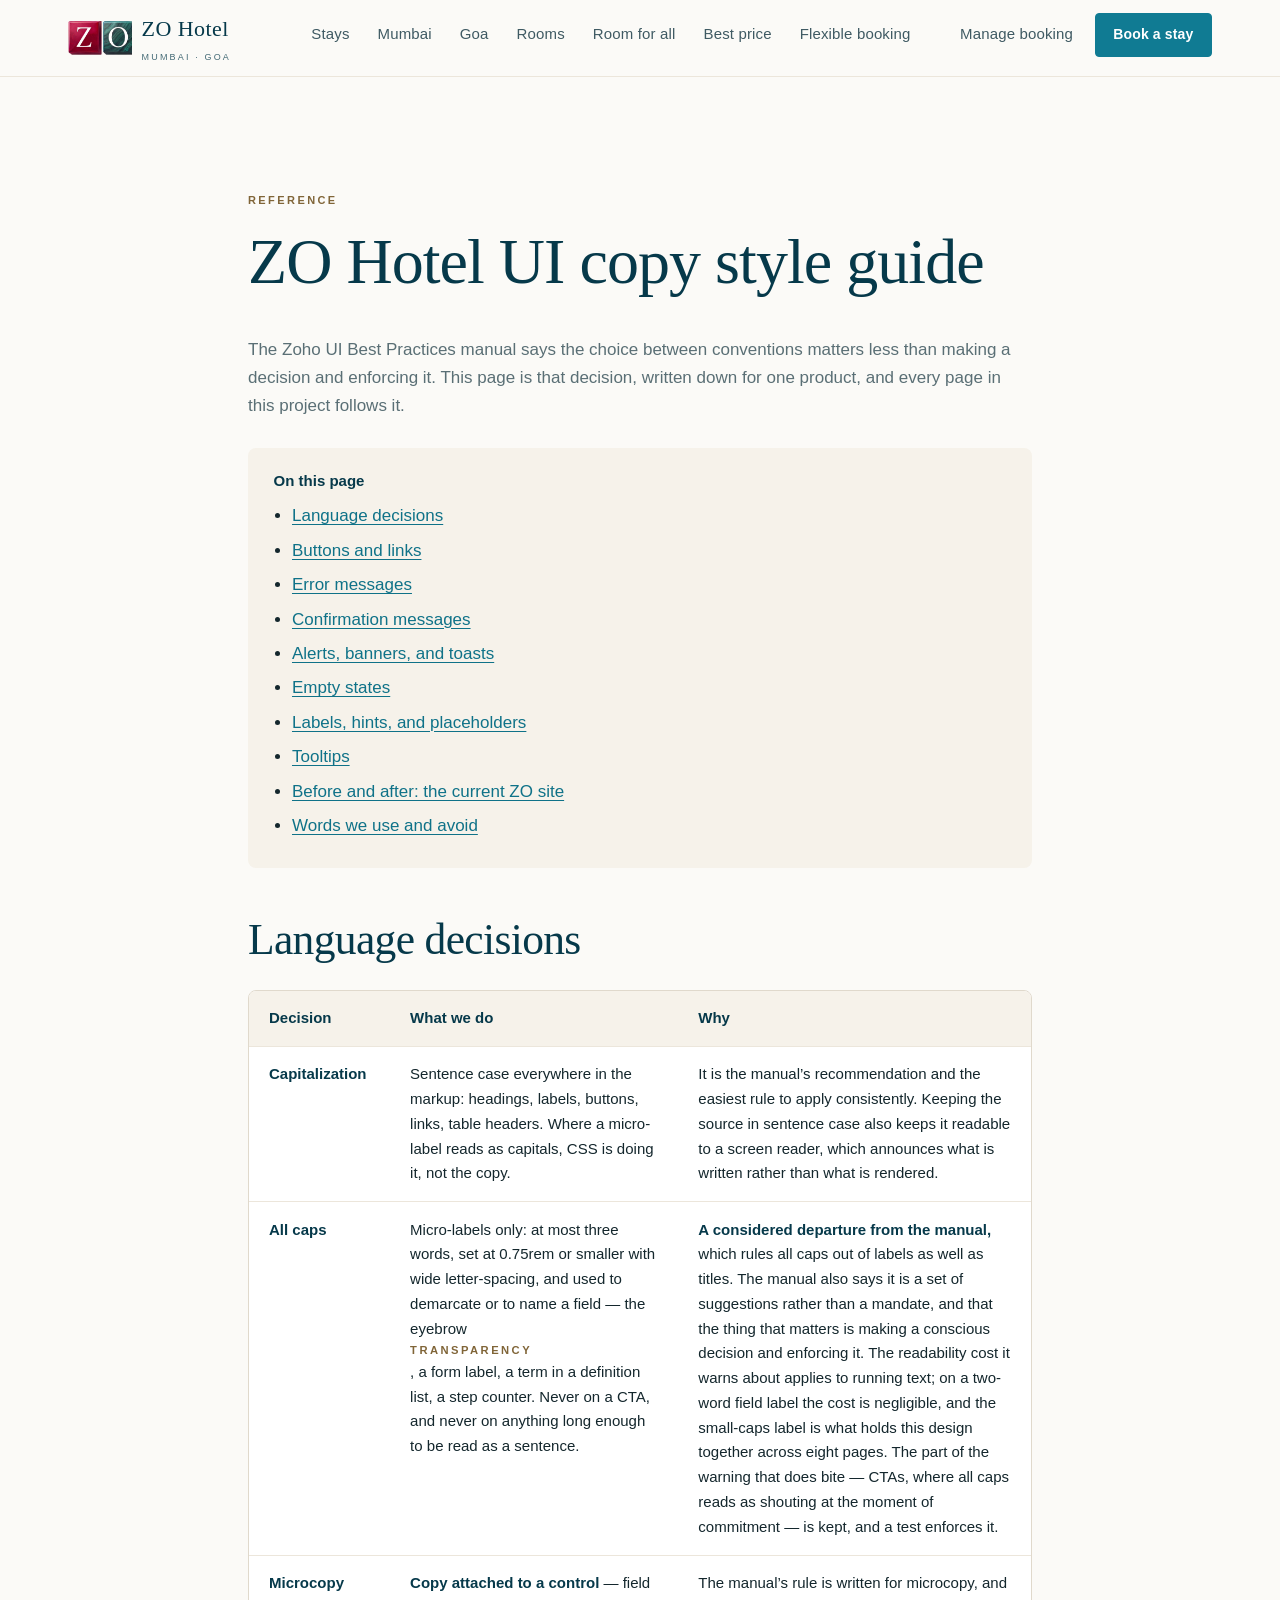
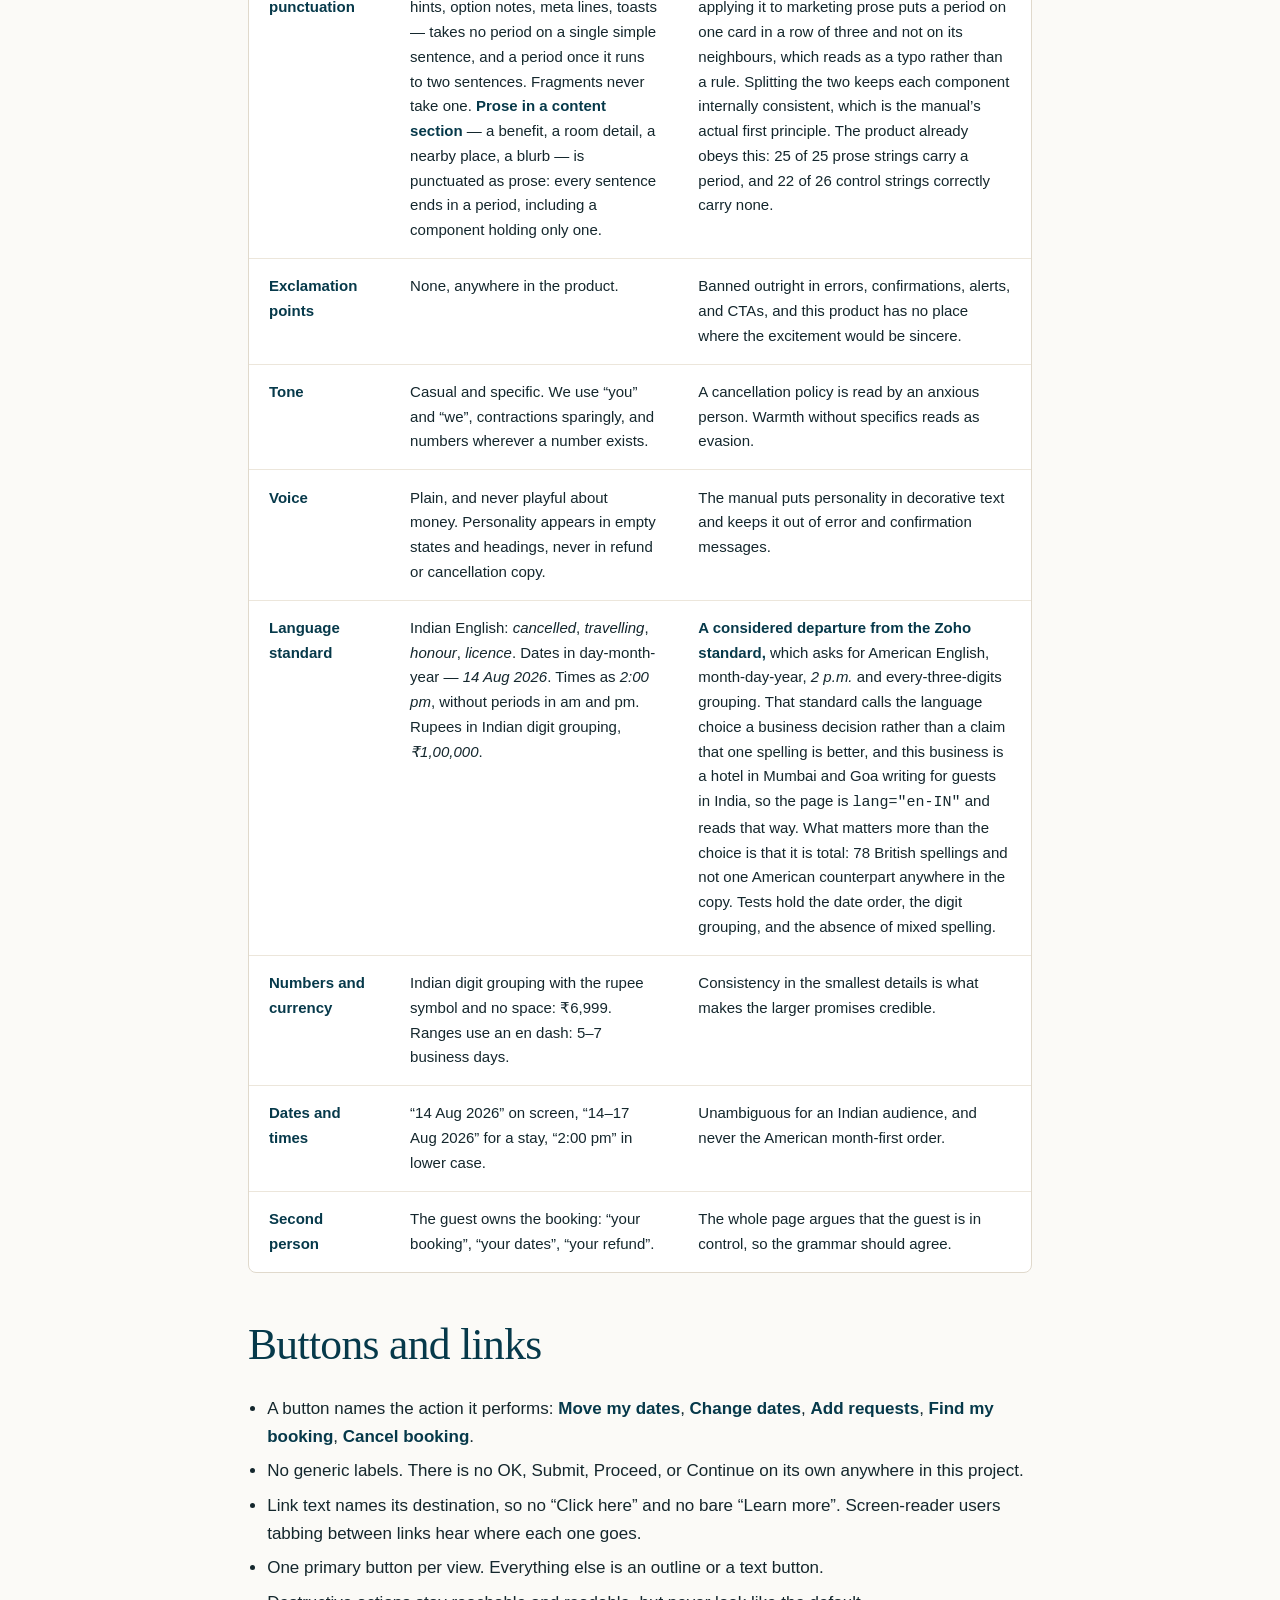
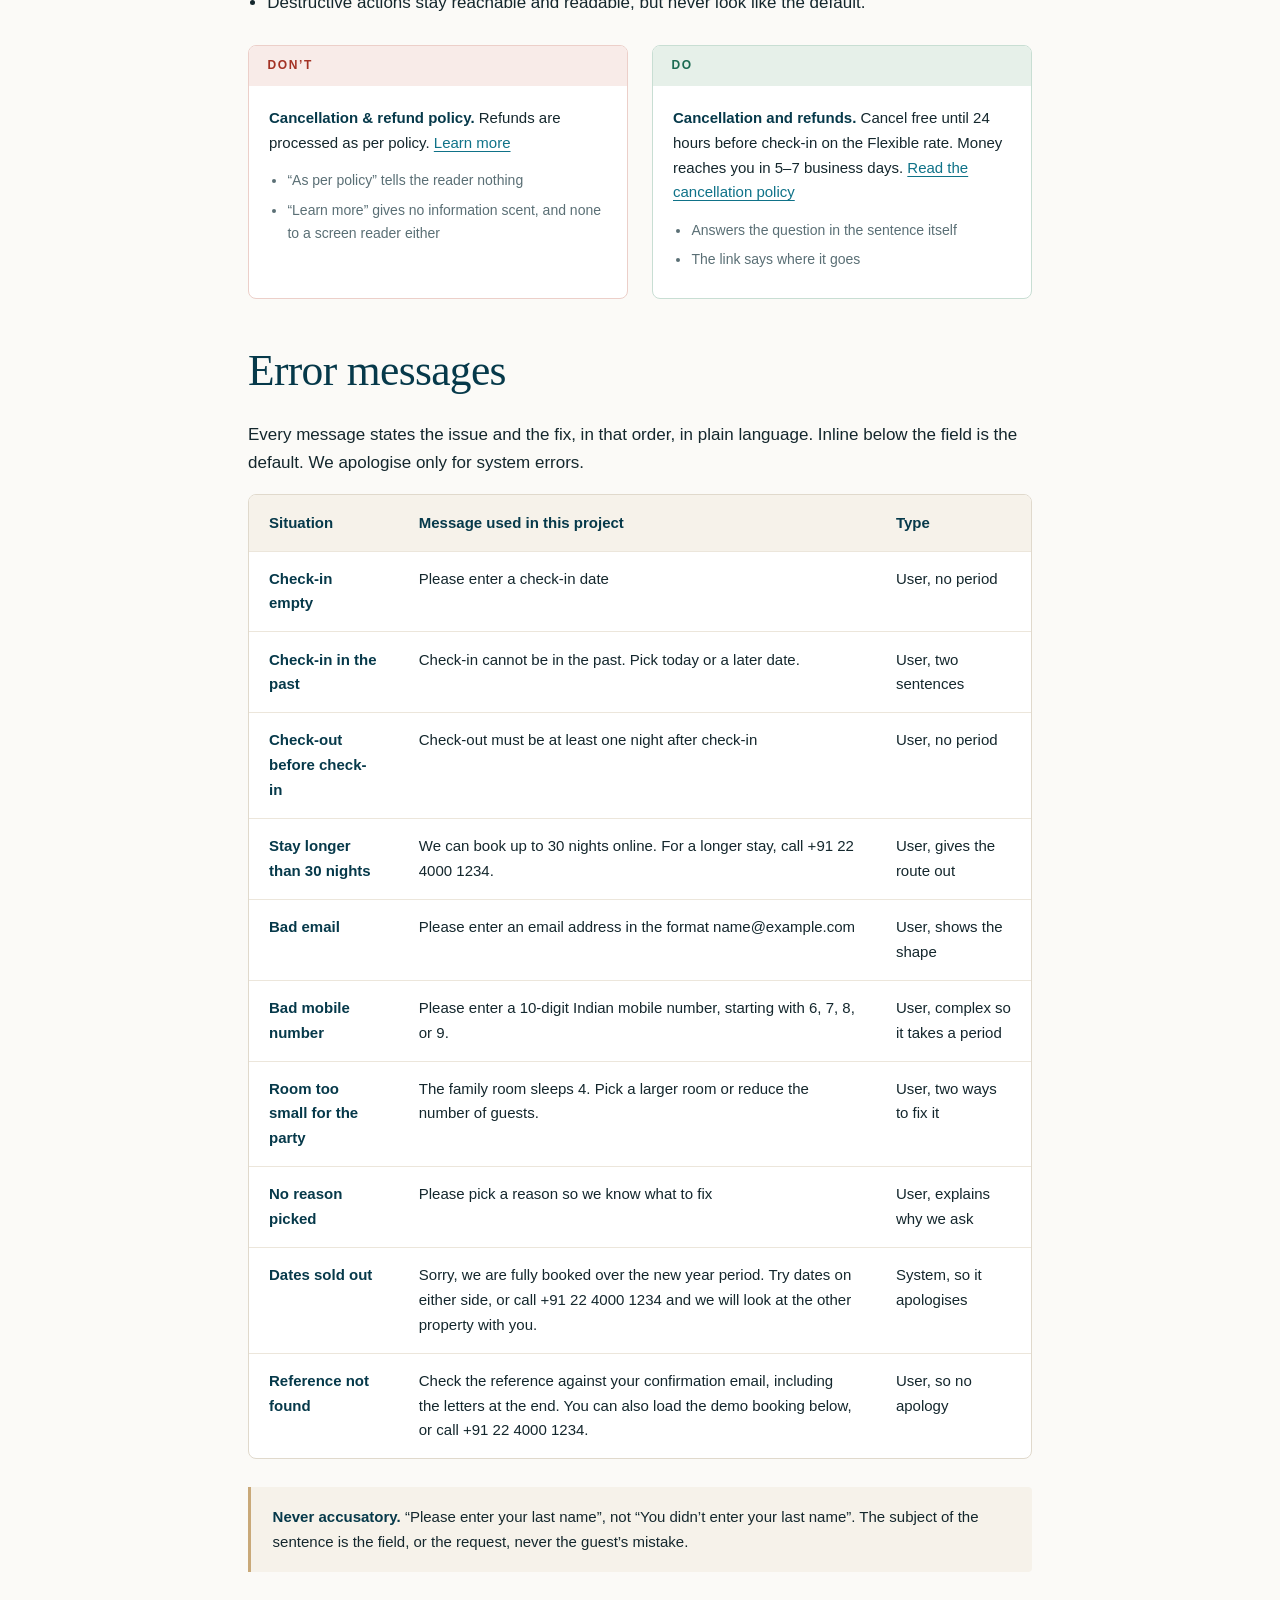
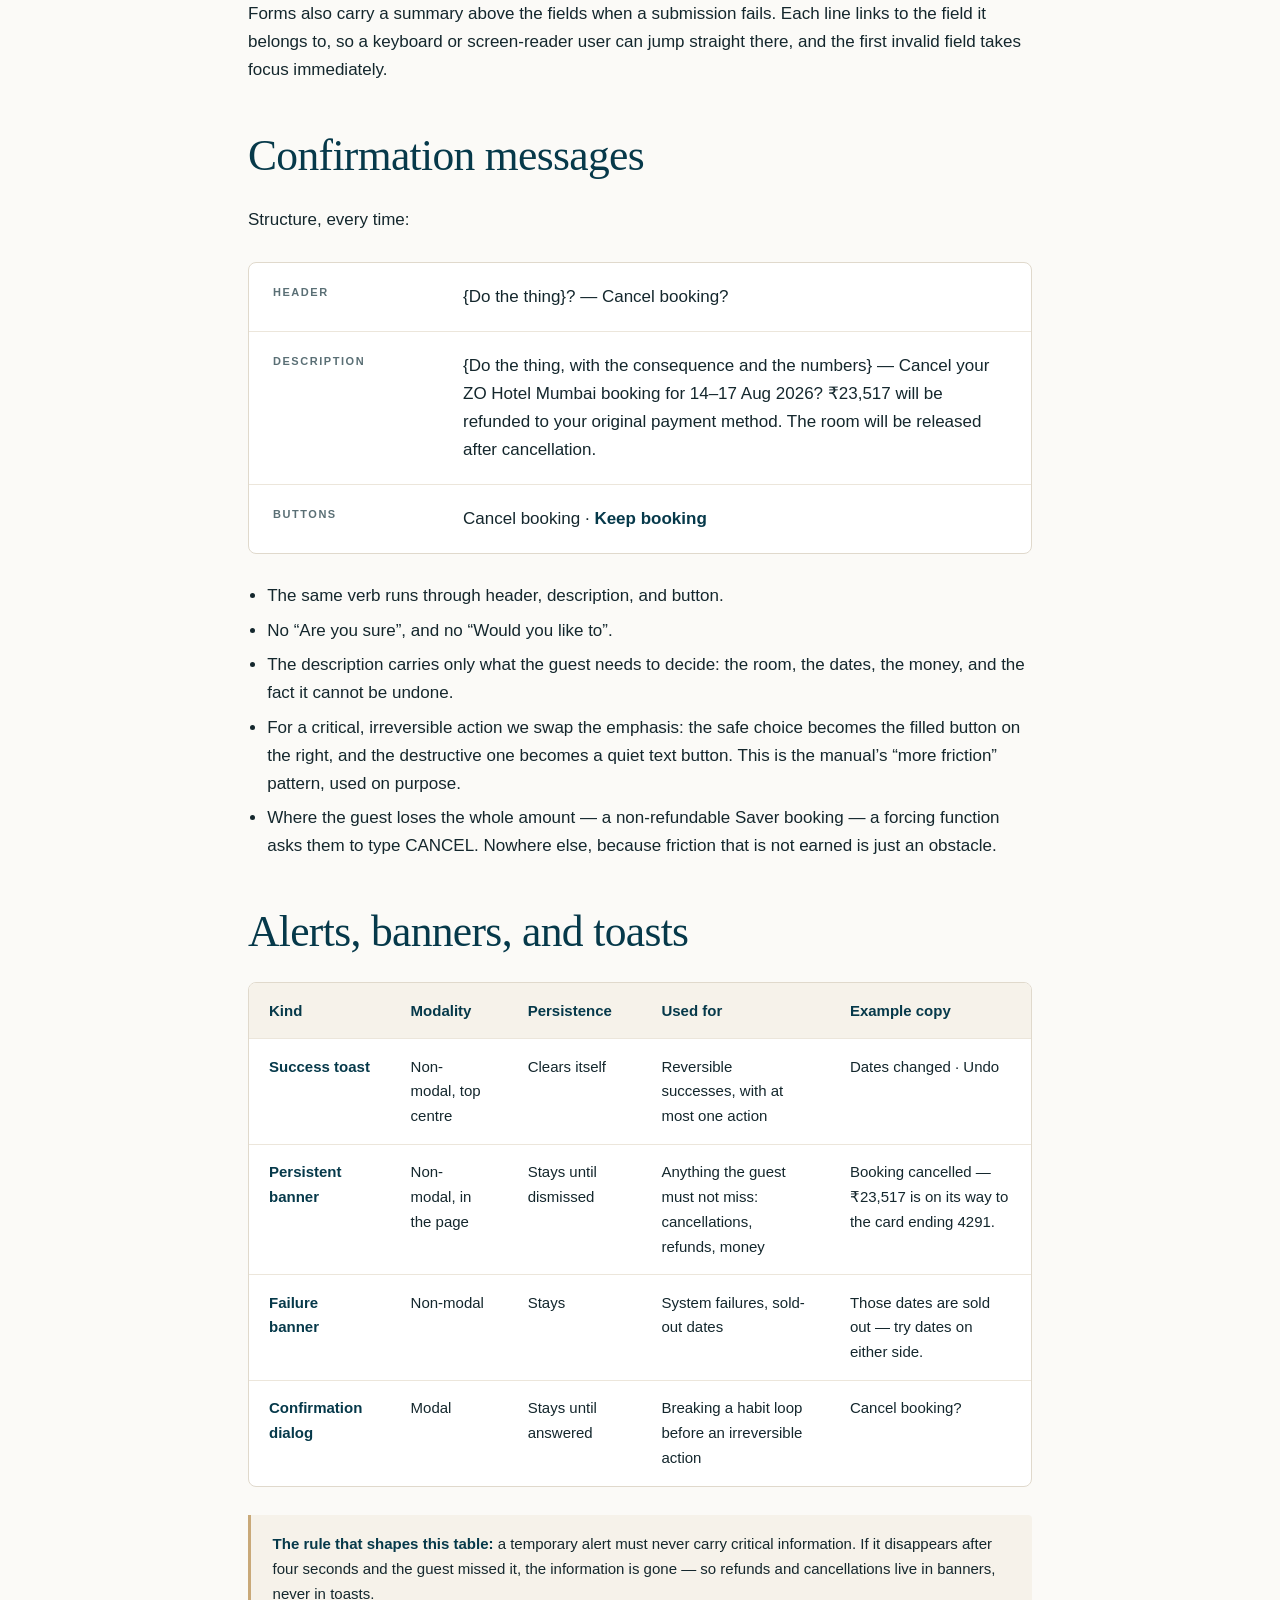
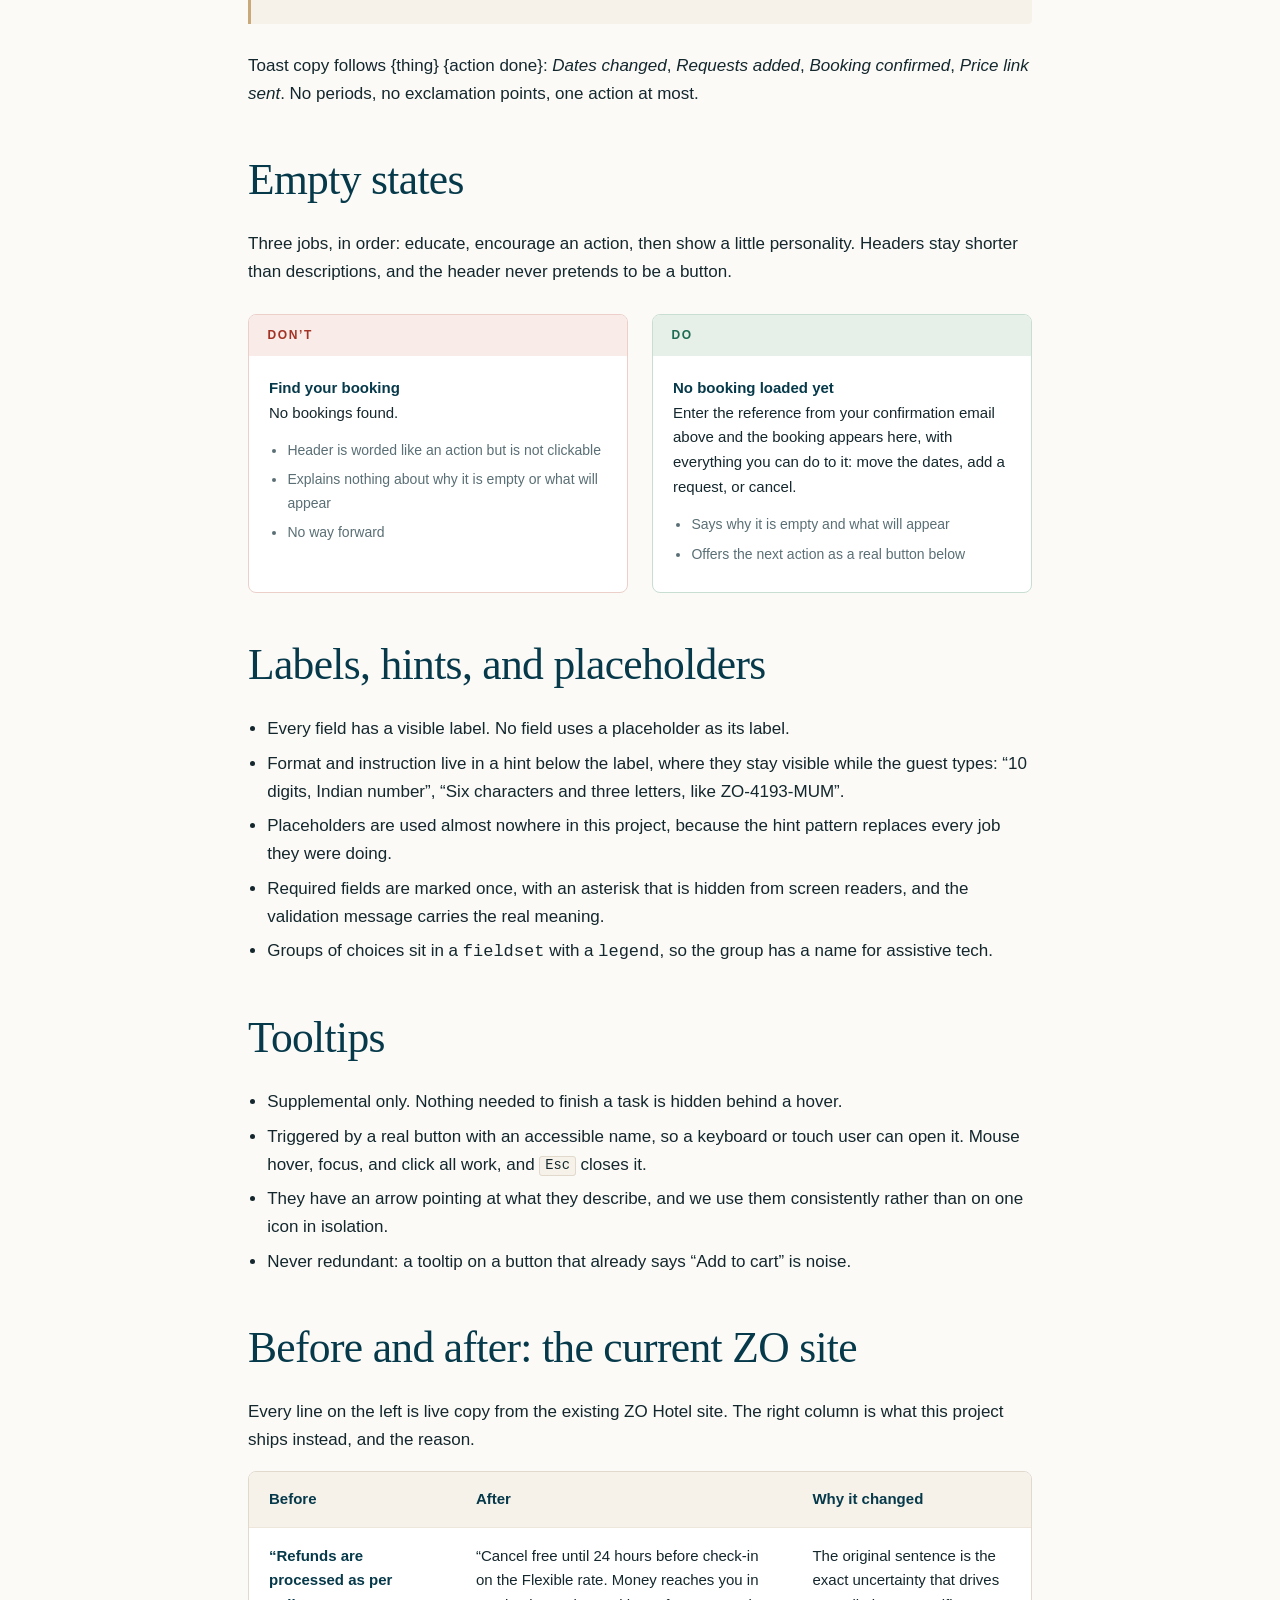
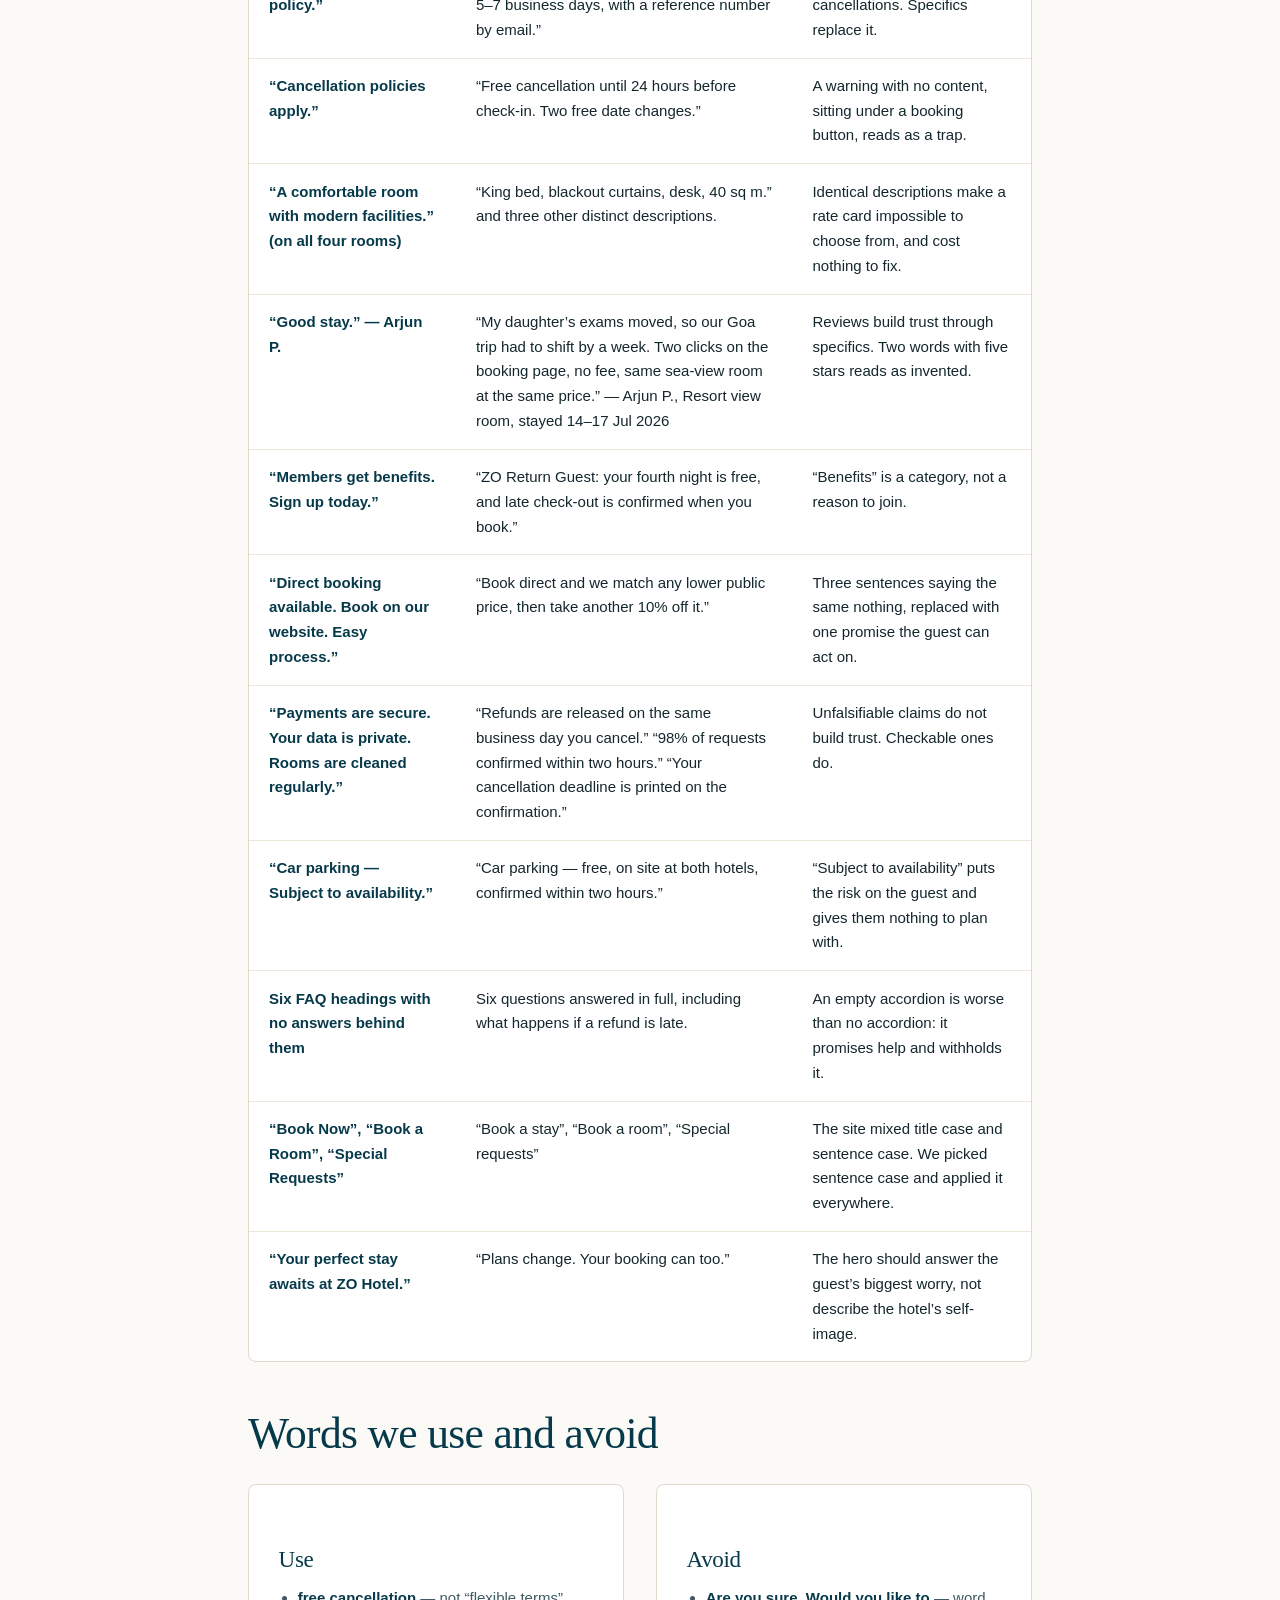
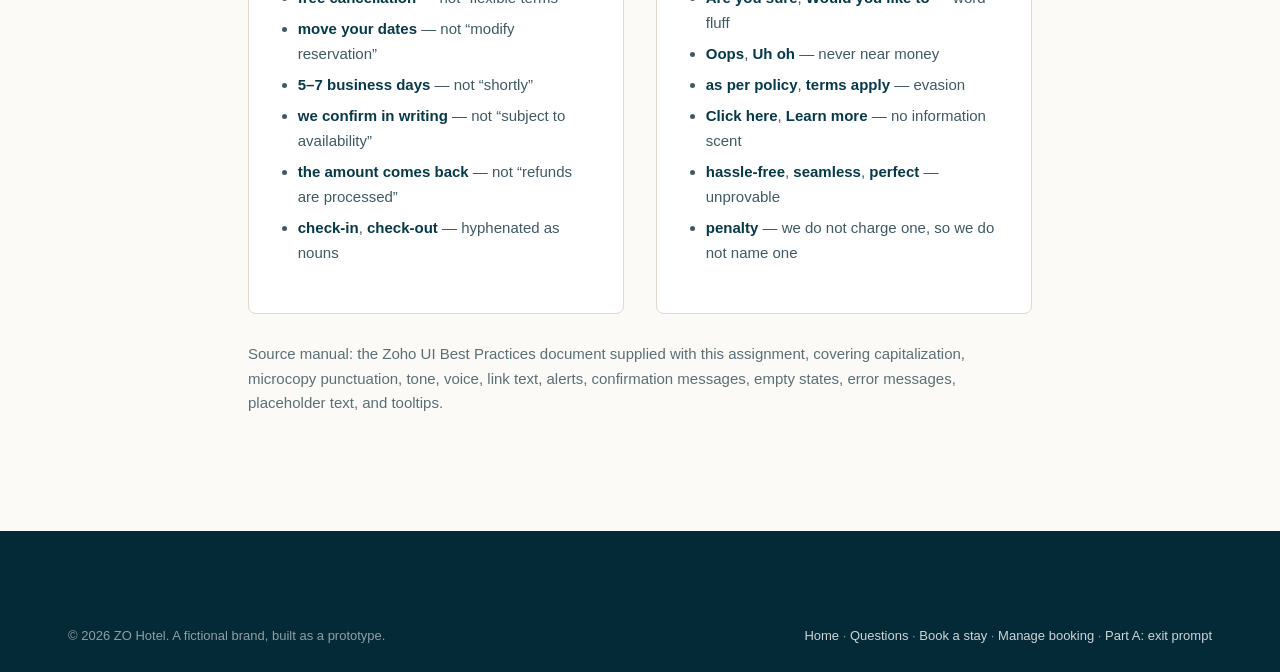
<file: style-guide.html>
<!DOCTYPE html>
<html lang="en-IN">
<head>
<meta charset="utf-8">
<meta name="viewport" content="width=device-width, initial-scale=1">
<title>UI copy style guide — ZO Hotel</title>
<meta name="description" content="The copy decisions this ZO Hotel site commits to: capitalization, punctuation, tone, CTAs, errors, alerts, empty states, and tooltips.">
<link rel="icon" type="image/png" href="assets/img/zo-favicon.png">
<link rel="stylesheet" href="assets/css/main.css">
</head>
<body class="page--solid">

<a class="skip-link" href="#main">Skip to the main content</a>

<header class="site-header" data-header>
  <div class="container site-header__inner">
    <a class="brand" href="index.html">
      <img class="brand__mark" src="assets/img/zo-logo-mark.webp"
           alt="" width="480" height="255" decoding="async">
      <span class="brand__text">ZO Hotel<small>Mumbai · Goa</small></span>
    </a>

    <button class="nav__toggle" type="button" data-nav-toggle aria-expanded="false" aria-controls="site-nav">
      <svg width="18" height="18" viewBox="0 0 24 24" fill="none" stroke="currentColor" stroke-width="1.8" stroke-linecap="round" aria-hidden="true"><path d="M3 7h18M3 12h18M3 17h18"/></svg>
      Menu
    </button>

    <nav class="nav" id="site-nav" data-nav aria-label="Main">
      <ul class="nav__list">
        <li><a class="nav__link" href="index.html#stays">Stays</a></li>
        <li><a class="nav__link" href="mumbai.html">Mumbai</a></li>
        <li><a class="nav__link" href="goa.html">Goa</a></li>
        <li><a class="nav__link" href="index.html#rooms">Rooms</a></li>
        <li><a class="nav__link" href="room-for-all.html">Room for all</a></li>
        <li><a class="nav__link" href="index.html#best-rate">Best price</a></li>
        <li><a class="nav__link" href="flexible-booking.html">Flexible booking</a></li>
        <li aria-hidden="true"><span class="nav__divider"></span></li>
        <li><a class="nav__link" href="manage.html">Manage booking</a></li>
        <li class="nav__cta"><a class="btn btn--primary btn--sm" href="booking.html">Book a stay</a></li>
      </ul>
    </nav>
  </div>
</header>

<main id="main" class="section">
  <div class="container doc">

    <p class="eyebrow">Reference</p>
    <h1>ZO Hotel UI copy style guide</h1>
    <p style="font-size:1.0625rem;color:var(--muted)">
      The Zoho UI Best Practices manual says the choice between conventions matters less than making a
      decision and enforcing it. This page is that decision, written down for one product, and every page
      in this project follows it.
    </p>

    <nav class="doc__toc mt-3" aria-labelledby="toc-title">
      <p class="label" id="toc-title" style="margin-bottom:.5rem">On this page</p>
      <ul>
        <li><a href="#language">Language decisions</a></li>
        <li><a href="#ctas">Buttons and links</a></li>
        <li><a href="#errors">Error messages</a></li>
        <li><a href="#confirmations">Confirmation messages</a></li>
        <li><a href="#alerts">Alerts, banners, and toasts</a></li>
        <li><a href="#empty">Empty states</a></li>
        <li><a href="#fields">Labels, hints, and placeholders</a></li>
        <li><a href="#tooltips">Tooltips</a></li>
        <li><a href="#rewrites">Before and after: the current ZO site</a></li>
        <li><a href="#words">Words we use and avoid</a></li>
      </ul>
    </nav>

    <!-- ================================================================= -->
    <h2 id="language">Language decisions</h2>

    <div class="table-wrap">
      <table class="data" data-stacked>
        <thead>
          <tr>
            <th scope="col">Decision</th>
            <th scope="col">What we do</th>
            <th scope="col">Why</th>
          </tr>
        </thead>
        <tbody>
          <tr>
            <th scope="row">Capitalization</th>
            <td>Sentence case everywhere in the markup: headings, labels, buttons, links, table headers. Where a micro-label reads as capitals, CSS is doing it, not the copy.</td>
            <td>It is the manual’s recommendation and the easiest rule to apply consistently. Keeping the source in sentence case also keeps it readable to a screen reader, which announces what is written rather than what is rendered.</td>
          </tr>
          <tr>
            <th scope="row">All caps</th>
            <td>
              Micro-labels only: at most three words, set at 0.75rem or smaller with wide
              letter-spacing, and used to demarcate or to name a field — the eyebrow
              <span class="eyebrow" style="margin:0;font-size:.7rem">Transparency</span>, a form
              label, a term in a definition list, a step counter. Never on a CTA, and never on
              anything long enough to be read as a sentence.
            </td>
            <td>
              <strong>A considered departure from the manual,</strong> which rules all caps out of
              labels as well as titles. The manual also says it is a set of suggestions rather than
              a mandate, and that the thing that matters is making a conscious decision and
              enforcing it. The readability cost it warns about applies to running text; on a
              two-word field label the cost is negligible, and the small-caps label is what holds
              this design together across eight pages. The part of the warning that does bite —
              CTAs, where all caps reads as shouting at the moment of commitment — is kept, and a
              test enforces it.
            </td>
          </tr>
          <tr>
            <th scope="row">Microcopy punctuation</th>
            <td>
              <strong>Copy attached to a control</strong> — field hints, option notes, meta lines,
              toasts — takes no period on a single simple sentence, and a period once it runs to
              two sentences. Fragments never take one.
              <strong>Prose in a content section</strong> — a benefit, a room detail, a nearby
              place, a blurb — is punctuated as prose: every sentence ends in a period, including
              a component holding only one.
            </td>
            <td>
              The manual’s rule is written for microcopy, and applying it to marketing prose puts
              a period on one card in a row of three and not on its neighbours, which reads as a
              typo rather than a rule. Splitting the two keeps each component internally
              consistent, which is the manual’s actual first principle. The product already obeys
              this: 25 of 25 prose strings carry a period, and 22 of 26 control strings correctly
              carry none.
            </td>
          </tr>
          <tr>
            <th scope="row">Exclamation points</th>
            <td>None, anywhere in the product.</td>
            <td>Banned outright in errors, confirmations, alerts, and CTAs, and this product has no place where the excitement would be sincere.</td>
          </tr>
          <tr>
            <th scope="row">Tone</th>
            <td>Casual and specific. We use “you” and “we”, contractions sparingly, and numbers wherever a number exists.</td>
            <td>A cancellation policy is read by an anxious person. Warmth without specifics reads as evasion.</td>
          </tr>
          <tr>
            <th scope="row">Voice</th>
            <td>Plain, and never playful about money. Personality appears in empty states and headings, never in refund or cancellation copy.</td>
            <td>The manual puts personality in decorative text and keeps it out of error and confirmation messages.</td>
          </tr>
          <tr>
            <th scope="row">Language standard</th>
            <td>
              Indian English: <em>cancelled</em>, <em>travelling</em>, <em>honour</em>,
              <em>licence</em>. Dates in day-month-year — <em>14 Aug 2026</em>. Times as
              <em>2:00 pm</em>, without periods in am and pm. Rupees in Indian digit grouping,
              <em>₹1,00,000</em>.
            </td>
            <td>
              <strong>A considered departure from the Zoho standard,</strong> which asks for
              American English, month-day-year, <em>2 p.m.</em> and every-three-digits grouping.
              That standard calls the language choice a business decision rather than a claim
              that one spelling is better, and this business is a hotel in Mumbai and Goa writing
              for guests in India, so the page is <code>lang="en-IN"</code> and reads that way.
              What matters more than the choice is that it is total: 78 British spellings and not
              one American counterpart anywhere in the copy. Tests hold the date order, the digit
              grouping, and the absence of mixed spelling.
            </td>
          </tr>
          <tr>
            <th scope="row">Numbers and currency</th>
            <td>Indian digit grouping with the rupee symbol and no space: ₹6,999. Ranges use an en dash: 5–7 business days.</td>
            <td>Consistency in the smallest details is what makes the larger promises credible.</td>
          </tr>
          <tr>
            <th scope="row">Dates and times</th>
            <td>“14 Aug 2026” on screen, “14–17 Aug 2026” for a stay, “2:00 pm” in lower case.</td>
            <td>Unambiguous for an Indian audience, and never the American month-first order.</td>
          </tr>
          <tr>
            <th scope="row">Second person</th>
            <td>The guest owns the booking: “your booking”, “your dates”, “your refund”.</td>
            <td>The whole page argues that the guest is in control, so the grammar should agree.</td>
          </tr>
        </tbody>
      </table>
    </div>

    <!-- ================================================================= -->
    <h2 id="ctas">Buttons and links</h2>
    <ul>
      <li>A button names the action it performs: <strong>Move my dates</strong>, <strong>Change dates</strong>, <strong>Add requests</strong>, <strong>Find my booking</strong>, <strong>Cancel booking</strong>.</li>
      <li>No generic labels. There is no OK, Submit, Proceed, or Continue on its own anywhere in this project.</li>
      <li>Link text names its destination, so no “Click here” and no bare “Learn more”. Screen-reader users tabbing between links hear where each one goes.</li>
      <li>One primary button per view. Everything else is an outline or a text button.</li>
      <li>Destructive actions stay reachable and readable, but never look like the default.</li>
    </ul>

    <div class="compare">
      <div class="compare__col compare__col--bad">
        <p class="compare__label mb-0">Don’t</p>
        <div class="compare__body">
          <p class="mb-0"><strong>Cancellation &amp; refund policy.</strong> Refunds are processed as per policy. <a href="#ctas">Learn more</a></p>
          <ul>
            <li>“As per policy” tells the reader nothing</li>
            <li>“Learn more” gives no information scent, and none to a screen reader either</li>
          </ul>
        </div>
      </div>
      <div class="compare__col compare__col--good">
        <p class="compare__label mb-0">Do</p>
        <div class="compare__body">
          <p class="mb-0"><strong>Cancellation and refunds.</strong> Cancel free until 24 hours before check-in on the Flexible rate. Money reaches you in 5–7 business days. <a href="index.html#policy">Read the cancellation policy</a></p>
          <ul>
            <li>Answers the question in the sentence itself</li>
            <li>The link says where it goes</li>
          </ul>
        </div>
      </div>
    </div>

    <!-- ================================================================= -->
    <h2 id="errors">Error messages</h2>
    <p>Every message states the issue and the fix, in that order, in plain language. Inline below the field is the default. We apologise only for system errors.</p>

    <div class="table-wrap">
      <table class="data" data-stacked>
        <thead>
          <tr>
            <th scope="col">Situation</th>
            <th scope="col">Message used in this project</th>
            <th scope="col">Type</th>
          </tr>
        </thead>
        <tbody>
          <tr><th scope="row">Check-in empty</th><td>Please enter a check-in date</td><td>User, no period</td></tr>
          <tr><th scope="row">Check-in in the past</th><td>Check-in cannot be in the past. Pick today or a later date.</td><td>User, two sentences</td></tr>
          <tr><th scope="row">Check-out before check-in</th><td>Check-out must be at least one night after check-in</td><td>User, no period</td></tr>
          <tr><th scope="row">Stay longer than 30 nights</th><td>We can book up to 30 nights online. For a longer stay, call +91 22 4000 1234.</td><td>User, gives the route out</td></tr>
          <tr><th scope="row">Bad email</th><td>Please enter an email address in the format name@example.com</td><td>User, shows the shape</td></tr>
          <tr><th scope="row">Bad mobile number</th><td>Please enter a 10-digit Indian mobile number, starting with 6, 7, 8, or 9.</td><td>User, complex so it takes a period</td></tr>
          <tr><th scope="row">Room too small for the party</th><td>The family room sleeps 4. Pick a larger room or reduce the number of guests.</td><td>User, two ways to fix it</td></tr>
          <tr><th scope="row">No reason picked</th><td>Please pick a reason so we know what to fix</td><td>User, explains why we ask</td></tr>
          <tr><th scope="row">Dates sold out</th><td>Sorry, we are fully booked over the new year period. Try dates on either side, or call +91 22 4000 1234 and we will look at the other property with you.</td><td>System, so it apologises</td></tr>
          <tr><th scope="row">Reference not found</th><td>Check the reference against your confirmation email, including the letters at the end. You can also load the demo booking below, or call +91 22 4000 1234.</td><td>User, so no apology</td></tr>
        </tbody>
      </table>
    </div>

    <div class="rule-note">
      <strong>Never accusatory.</strong> “Please enter your last name”, not “You didn’t enter your last name”.
      The subject of the sentence is the field, or the request, never the guest’s mistake.
    </div>

    <p>Forms also carry a summary above the fields when a submission fails. Each line links to the field it
      belongs to, so a keyboard or screen-reader user can jump straight there, and the first invalid field
      takes focus immediately.</p>

    <!-- ================================================================= -->
    <h2 id="confirmations">Confirmation messages</h2>
    <p>Structure, every time:</p>
    <div class="spec">
      <div class="spec__row"><p class="spec__key mb-0">Header</p><div class="spec__val"><p class="mb-0">{Do the thing}? — Cancel booking?</p></div></div>
      <div class="spec__row"><p class="spec__key mb-0">Description</p><div class="spec__val"><p class="mb-0">{Do the thing, with the consequence and the numbers} — Cancel your ZO Hotel Mumbai booking for 14–17 Aug 2026? ₹23,517 will be refunded to your original payment method. The room will be released after cancellation.</p></div></div>
      <div class="spec__row"><p class="spec__key mb-0">Buttons</p><div class="spec__val"><p class="mb-0">Cancel booking · <strong>Keep booking</strong></p></div></div>
    </div>

    <ul>
      <li>The same verb runs through header, description, and button.</li>
      <li>No “Are you sure”, and no “Would you like to”.</li>
      <li>The description carries only what the guest needs to decide: the room, the dates, the money, and the fact it cannot be undone.</li>
      <li>For a critical, irreversible action we swap the emphasis: the safe choice becomes the filled button on the right, and the destructive one becomes a quiet text button. This is the manual’s “more friction” pattern, used on purpose.</li>
      <li>Where the guest loses the whole amount — a non-refundable Saver booking — a forcing function asks them to type CANCEL. Nowhere else, because friction that is not earned is just an obstacle.</li>
    </ul>

    <!-- ================================================================= -->
    <h2 id="alerts">Alerts, banners, and toasts</h2>
    <div class="table-wrap">
      <table class="data" data-stacked>
        <thead>
          <tr>
            <th scope="col">Kind</th>
            <th scope="col">Modality</th>
            <th scope="col">Persistence</th>
            <th scope="col">Used for</th>
            <th scope="col">Example copy</th>
          </tr>
        </thead>
        <tbody>
          <tr>
            <th scope="row">Success toast</th>
            <td>Non-modal, top centre</td>
            <td>Clears itself</td>
            <td>Reversible successes, with at most one action</td>
            <td>Dates changed · Undo</td>
          </tr>
          <tr>
            <th scope="row">Persistent banner</th>
            <td>Non-modal, in the page</td>
            <td>Stays until dismissed</td>
            <td>Anything the guest must not miss: cancellations, refunds, money</td>
            <td>Booking cancelled — ₹23,517 is on its way to the card ending 4291.</td>
          </tr>
          <tr>
            <th scope="row">Failure banner</th>
            <td>Non-modal</td>
            <td>Stays</td>
            <td>System failures, sold-out dates</td>
            <td>Those dates are sold out — try dates on either side.</td>
          </tr>
          <tr>
            <th scope="row">Confirmation dialog</th>
            <td>Modal</td>
            <td>Stays until answered</td>
            <td>Breaking a habit loop before an irreversible action</td>
            <td>Cancel booking?</td>
          </tr>
        </tbody>
      </table>
    </div>

    <div class="rule-note">
      <strong>The rule that shapes this table:</strong> a temporary alert must never carry critical
      information. If it disappears after four seconds and the guest missed it, the information is gone —
      so refunds and cancellations live in banners, never in toasts.
    </div>

    <p>Toast copy follows {thing} {action done}: <em>Dates changed</em>, <em>Requests added</em>,
      <em>Booking confirmed</em>, <em>Price link sent</em>. No periods, no exclamation points, one action at most.</p>

    <!-- ================================================================= -->
    <h2 id="empty">Empty states</h2>
    <p>Three jobs, in order: educate, encourage an action, then show a little personality. Headers stay
      shorter than descriptions, and the header never pretends to be a button.</p>

    <div class="compare">
      <div class="compare__col compare__col--bad">
        <p class="compare__label mb-0">Don’t</p>
        <div class="compare__body">
          <p class="mb-0"><strong>Find your booking</strong><br>No bookings found.</p>
          <ul>
            <li>Header is worded like an action but is not clickable</li>
            <li>Explains nothing about why it is empty or what will appear</li>
            <li>No way forward</li>
          </ul>
        </div>
      </div>
      <div class="compare__col compare__col--good">
        <p class="compare__label mb-0">Do</p>
        <div class="compare__body">
          <p class="mb-0"><strong>No booking loaded yet</strong><br>Enter the reference from your confirmation email above and the booking appears here, with everything you can do to it: move the dates, add a request, or cancel.</p>
          <ul>
            <li>Says why it is empty and what will appear</li>
            <li>Offers the next action as a real button below</li>
          </ul>
        </div>
      </div>
    </div>

    <!-- ================================================================= -->
    <h2 id="fields">Labels, hints, and placeholders</h2>
    <ul>
      <li>Every field has a visible label. No field uses a placeholder as its label.</li>
      <li>Format and instruction live in a hint below the label, where they stay visible while the guest types: “10 digits, Indian number”, “Six characters and three letters, like ZO-4193-MUM”.</li>
      <li>Placeholders are used almost nowhere in this project, because the hint pattern replaces every job they were doing.</li>
      <li>Required fields are marked once, with an asterisk that is hidden from screen readers, and the validation message carries the real meaning.</li>
      <li>Groups of choices sit in a <code>fieldset</code> with a <code>legend</code>, so the group has a name for assistive tech.</li>
    </ul>

    <!-- ================================================================= -->
    <h2 id="tooltips">Tooltips</h2>
    <ul>
      <li>Supplemental only. Nothing needed to finish a task is hidden behind a hover.</li>
      <li>Triggered by a real button with an accessible name, so a keyboard or touch user can open it. Mouse hover, focus, and click all work, and <kbd>Esc</kbd> closes it.</li>
      <li>They have an arrow pointing at what they describe, and we use them consistently rather than on one icon in isolation.</li>
      <li>Never redundant: a tooltip on a button that already says “Add to cart” is noise.</li>
    </ul>

    <!-- ================================================================= -->
    <h2 id="rewrites">Before and after: the current ZO site</h2>
    <p>
      Every line on the left is live copy from the existing ZO Hotel site. The right column is what this
      project ships instead, and the reason.
    </p>

    <div class="table-wrap">
      <table class="data" data-stacked>
        <thead>
          <tr>
            <th scope="col">Before</th>
            <th scope="col">After</th>
            <th scope="col">Why it changed</th>
          </tr>
        </thead>
        <tbody>
          <tr>
            <th scope="row">“Refunds are processed as per policy.”</th>
            <td>“Cancel free until 24 hours before check-in on the Flexible rate. Money reaches you in 5–7 business days, with a reference number by email.”</td>
            <td>The original sentence is the exact uncertainty that drives cancellations. Specifics replace it.</td>
          </tr>
          <tr>
            <th scope="row">“Cancellation policies apply.”</th>
            <td>“Free cancellation until 24 hours before check-in. Two free date changes.”</td>
            <td>A warning with no content, sitting under a booking button, reads as a trap.</td>
          </tr>
          <tr>
            <th scope="row">“A comfortable room with modern facilities.” (on all four rooms)</th>
            <td>“King bed, blackout curtains, desk, 40 sq m.” and three other distinct descriptions.</td>
            <td>Identical descriptions make a rate card impossible to choose from, and cost nothing to fix.</td>
          </tr>
          <tr>
            <th scope="row">“Good stay.” — Arjun P.</th>
            <td>“My daughter’s exams moved, so our Goa trip had to shift by a week. Two clicks on the booking page, no fee, same sea-view room at the same price.” — Arjun P., Resort view room, stayed 14–17 Jul 2026</td>
            <td>Reviews build trust through specifics. Two words with five stars reads as invented.</td>
          </tr>
          <tr>
            <th scope="row">“Members get benefits. Sign up today.”</th>
            <td>“ZO Return Guest: your fourth night is free, and late check-out is confirmed when you book.”</td>
            <td>“Benefits” is a category, not a reason to join.</td>
          </tr>
          <tr>
            <th scope="row">“Direct booking available. Book on our website. Easy process.”</th>
            <td>“Book direct and we match any lower public price, then take another 10% off it.”</td>
            <td>Three sentences saying the same nothing, replaced with one promise the guest can act on.</td>
          </tr>
          <tr>
            <th scope="row">“Payments are secure. Your data is private. Rooms are cleaned regularly.”</th>
            <td>“Refunds are released on the same business day you cancel.” “98% of requests confirmed within two hours.” “Your cancellation deadline is printed on the confirmation.”</td>
            <td>Unfalsifiable claims do not build trust. Checkable ones do.</td>
          </tr>
          <tr>
            <th scope="row">“Car parking — Subject to availability.”</th>
            <td>“Car parking — free, on site at both hotels, confirmed within two hours.”</td>
            <td>“Subject to availability” puts the risk on the guest and gives them nothing to plan with.</td>
          </tr>
          <tr>
            <th scope="row">Six FAQ headings with no answers behind them</th>
            <td>Six questions answered in full, including what happens if a refund is late.</td>
            <td>An empty accordion is worse than no accordion: it promises help and withholds it.</td>
          </tr>
          <tr>
            <th scope="row">“Book Now”, “Book a Room”, “Special Requests”</th>
            <td>“Book a stay”, “Book a room”, “Special requests”</td>
            <td>The site mixed title case and sentence case. We picked sentence case and applied it everywhere.</td>
          </tr>
          <tr>
            <th scope="row">“Your perfect stay awaits at ZO Hotel.”</th>
            <td>“Plans change. Your booking can too.”</td>
            <td>The hero should answer the guest’s biggest worry, not describe the hotel’s self-image.</td>
          </tr>
        </tbody>
      </table>
    </div>

    <!-- ================================================================= -->
    <h2 id="words">Words we use and avoid</h2>
    <div class="grid grid--2">
      <div class="card">
        <h3>Use</h3>
        <ul class="small" style="color:var(--ink-soft)">
          <li><strong>free cancellation</strong> — not “flexible terms”</li>
          <li><strong>move your dates</strong> — not “modify reservation”</li>
          <li><strong>5–7 business days</strong> — not “shortly”</li>
          <li><strong>we confirm in writing</strong> — not “subject to availability”</li>
          <li><strong>the amount comes back</strong> — not “refunds are processed”</li>
          <li><strong>check-in</strong>, <strong>check-out</strong> — hyphenated as nouns</li>
        </ul>
      </div>
      <div class="card">
        <h3>Avoid</h3>
        <ul class="small" style="color:var(--ink-soft)">
          <li><strong>Are you sure</strong>, <strong>Would you like to</strong> — word fluff</li>
          <li><strong>Oops</strong>, <strong>Uh oh</strong> — never near money</li>
          <li><strong>as per policy</strong>, <strong>terms apply</strong> — evasion</li>
          <li><strong>Click here</strong>, <strong>Learn more</strong> — no information scent</li>
          <li><strong>hassle-free</strong>, <strong>seamless</strong>, <strong>perfect</strong> — unprovable</li>
          <li><strong>penalty</strong> — we do not charge one, so we do not name one</li>
        </ul>
      </div>
    </div>

    <p class="small muted mt-3">
      Source manual: the Zoho UI Best Practices document supplied with this assignment, covering
      capitalization, microcopy punctuation, tone, voice, link text, alerts, confirmation messages, empty
      states, error messages, placeholder text, and tooltips.
    </p>

  </div>
</main>

<footer class="site-footer">
  <div class="container">
    <div class="footer-bottom" style="margin-top:0;border-top:0">
      <p class="mb-0">© <span data-year>2026</span> ZO Hotel. A fictional brand, built as a prototype.</p>
      <p class="mb-0">
        <a href="index.html">Home</a> ·
        <a href="index.html#faq">Questions</a> ·
        <a href="booking.html">Book a stay</a> ·
        <a href="manage.html">Manage booking</a> ·
        <a href="part-a-exit-prompt.html">Part A: exit prompt</a>
      </p>
    </div>
  </div>
</footer>

<script src="assets/js/core.js"></script>
</body>
</html>
</file>
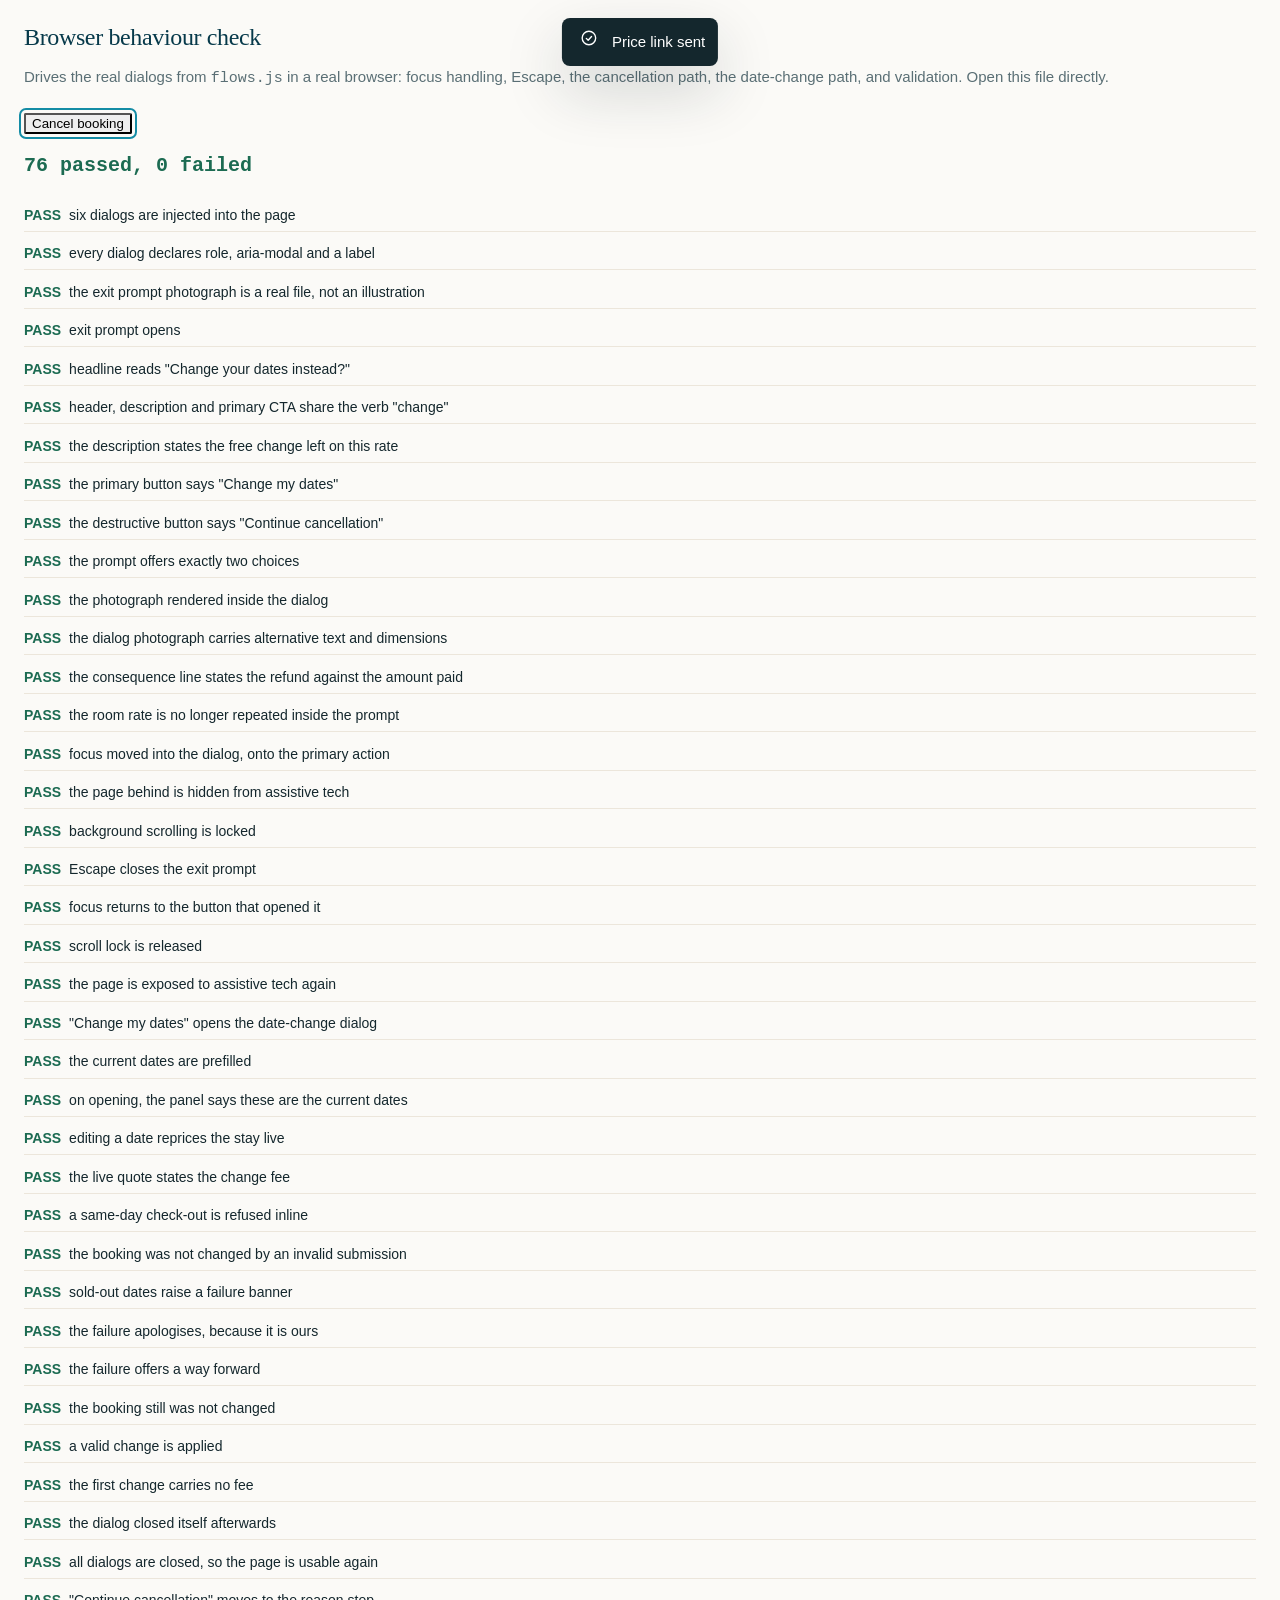
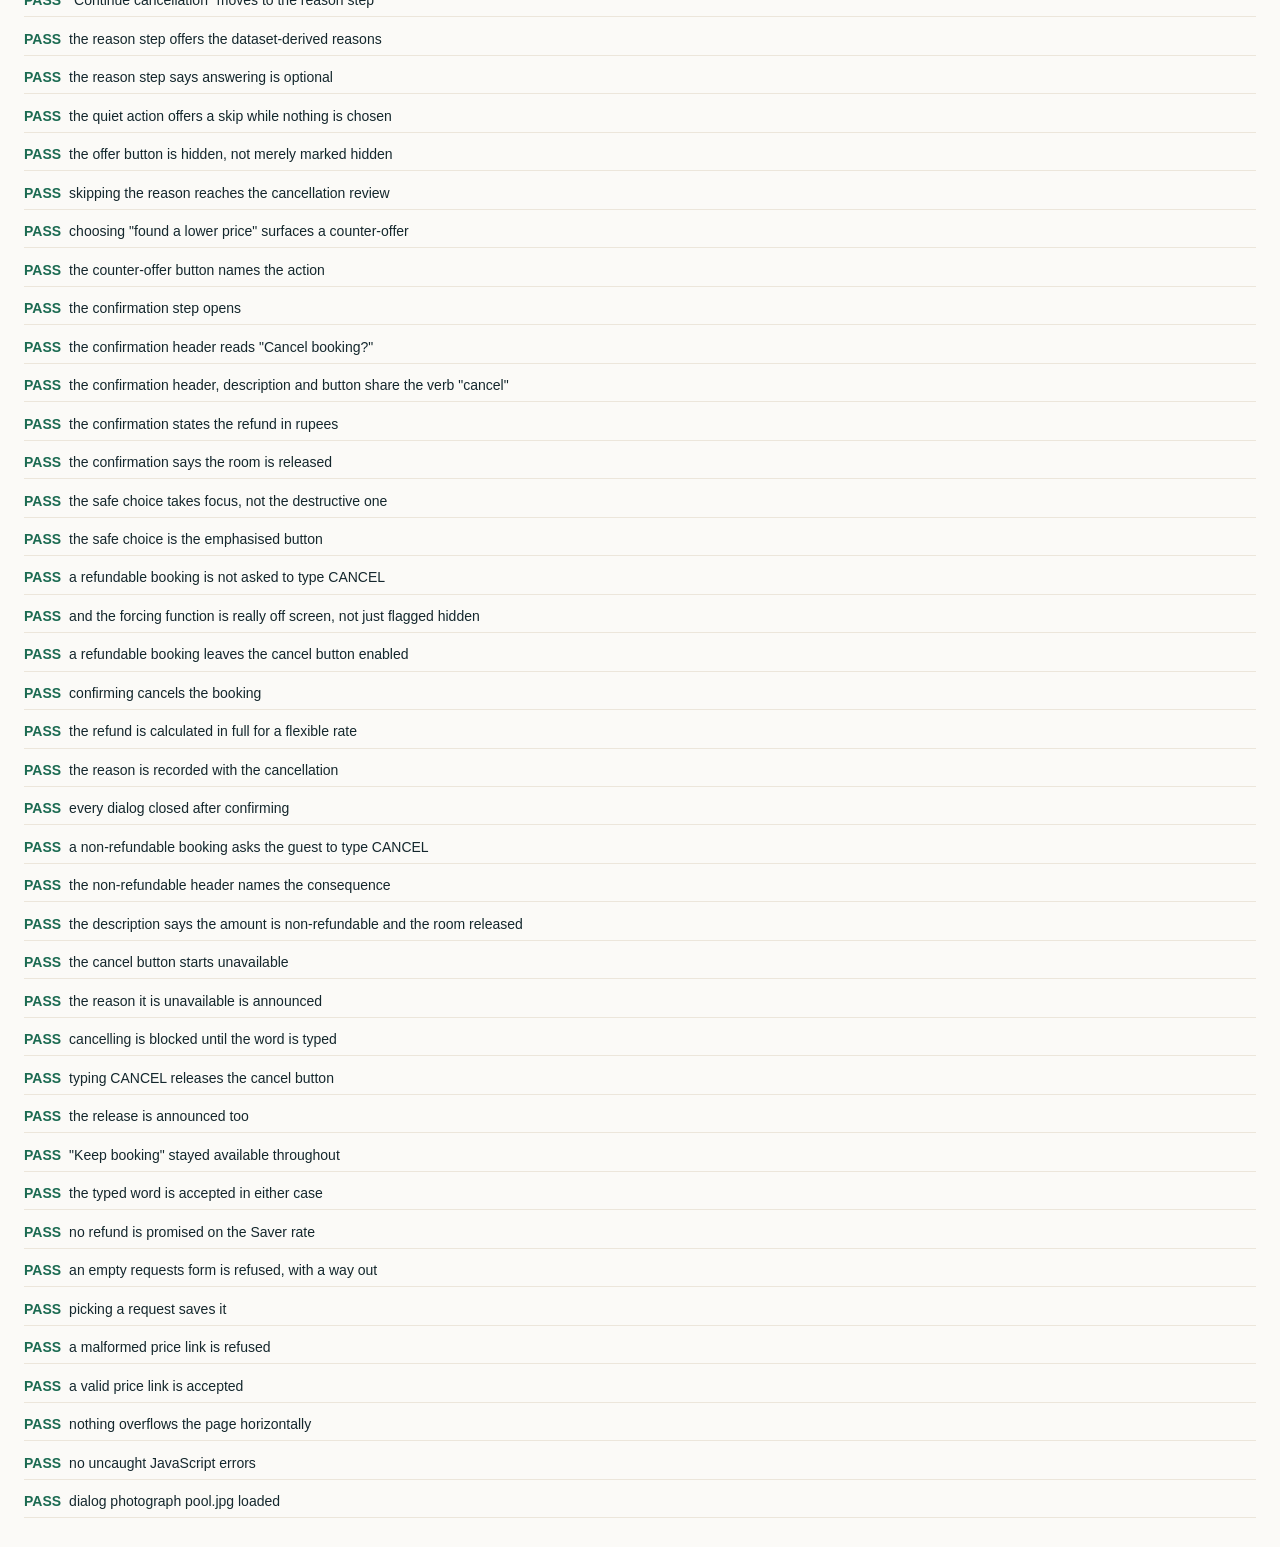
<file: tests/browser-check.html>
<!DOCTYPE html>
<html lang="en">
<head>
<meta charset="utf-8">
<meta name="viewport" content="width=device-width, initial-scale=1">
<title>ZO Hotel — browser behaviour check</title>
<!-- Every asset path in the product is written relative to the project root,
     including ZO.Flows.ART. This page lives in tests/, so it resolves from
     the root too and the dialog photographs load exactly as they do in the
     real pages. -->
<base href="../">
<link rel="stylesheet" href="assets/css/main.css">
<style>
  body { padding: 24px; font-family: var(--sans); background: var(--soft-white); }
  h1 { font-size: 1.5rem; }
  #results { list-style: none; padding: 0; margin: 1rem 0 0; font-size: 14px; }
  #results li { padding: 4px 0; border-bottom: 1px solid var(--line-soft); display: flex; gap: 8px; }
  .ok { color: #1c6b52; font-weight: 700; }
  .no { color: #a33224; font-weight: 700; }
  #tally { font-size: 20px; font-weight: 700; margin-top: 12px; font-family: var(--mono); }
</style>
</head>
<body>

<h1>Browser behaviour check</h1>
<p class="small muted">
  Drives the real dialogs from <code>flows.js</code> in a real browser: focus handling, Escape,
  the cancellation path, the date-change path, and validation. Open this file directly.
</p>

<div id="host"></div>
<p id="tally">running…</p>
<ol id="results"></ol>

<script>
  /* Test shim: dialog.js focuses inside requestAnimationFrame. Running rAF
     callbacks immediately lets this whole suite run synchronously, so a
     headless screenshot always captures the finished result. */
  window.requestAnimationFrame = function (cb) { cb(performance.now()); return 0; };
</script>
<script src="assets/js/logic.js"></script>
<script src="assets/js/core.js"></script>
<script src="assets/js/dialog.js"></script>
<script src="assets/js/forms.js"></script>
<script src="assets/js/flows.js"></script>
<script>
(function () {
  'use strict';
  var L = window.ZOLogic;
  var ZO = window.ZO;
  var out = document.getElementById('results');
  var pass = 0;
  var fail = 0;
  var imagesToVerify = [];
  var errors = [];

  window.addEventListener('error', function (e) {
    errors.push(e.message);
  });

  function check(name, condition, detail) {
    var li = document.createElement('li');
    var mark = document.createElement('span');
    mark.className = condition ? 'ok' : 'no';
    mark.textContent = condition ? 'PASS' : 'FAIL';
    var text = document.createElement('span');
    text.textContent = name + (condition || !detail ? '' : ' — ' + detail);
    li.appendChild(mark);
    li.appendChild(text);
    out.appendChild(li);
    condition ? pass++ : fail++;
  }

  function press(key) {
    document.dispatchEvent(new KeyboardEvent('keydown', { key: key, bubbles: true, cancelable: true }));
  }

  /* --- a booking to operate on ------------------------------------------ */
  var checkIn = L.addDays(L.todayISO(), 12);
  var q = L.quote({ roomId: 'city', planId: 'flexible', checkIn: checkIn, checkOut: L.addDays(checkIn, 3) });
  var booking = {
    reference: 'ZO-1234-MUM', email: 'guest@example.com', property: 'mumbai',
    roomId: 'city', planId: 'flexible', checkIn: checkIn, checkOut: L.addDays(checkIn, 3),
    guests: 2, requests: {}, nights: q.nights, nightly: q.nightly, total: q.total,
    changesUsed: 0, status: 'confirmed', cardTail: '4291'
  };

  var applied = { change: null, requests: null, cancel: null };

  var trigger = document.createElement('button');
  trigger.textContent = 'Cancel booking';
  trigger.type = 'button';
  document.getElementById('host').appendChild(trigger);

  ZO.Flows.mount({
    getBooking: function () { return booking; },
    applyChange: function (c) { applied.change = c; },
    applyRequests: function (r) { applied.requests = r; },
    applyCancel: function (r) { applied.cancel = r; }
  });

  function $(s) { return document.querySelector(s); }

  (function run() {
    /* 1. mounting */
    check('six dialogs are injected into the page',
      document.querySelectorAll('.dialog-backdrop').length === 6,
      document.querySelectorAll('.dialog-backdrop').length + ' found');
    check('every dialog declares role, aria-modal and a label',
      Array.prototype.every.call(document.querySelectorAll('.dialog'), function (d) {
        return d.getAttribute('role') === 'dialog' &&
          d.getAttribute('aria-modal') === 'true' &&
          document.getElementById(d.getAttribute('aria-labelledby'));
      }));
    check('the exit prompt photograph is a real file, not an illustration',
      /\.(jpg|jpeg|avif)$/.test(ZO.Flows.ART.dates.src));

    /* 2. opening the exit prompt */
    ZO.Flows.openExitPrompt('dates', trigger);
    check('exit prompt opens', !$('#dlg-exit').hidden);
    check('headline reads "Change your dates instead?"',
      $('#dlg-exit-title').textContent.trim() === 'Change your dates instead?',
      $('#dlg-exit-title').textContent.trim());
    check('header, description and primary CTA share the verb "change"',
      /\bChange\b/.test($('#dlg-exit-title').textContent) &&
      /\bChange\b/.test($('#dlg-exit-desc').textContent) &&
      /\bChange\b/.test($('#dlg-exit [data-exit-primary]').textContent));
    check('the description states the free change left on this rate',
      /free date change/.test($('#dlg-exit-desc').textContent),
      $('#dlg-exit-desc').textContent);
    check('the primary button says "Change my dates"',
      $('#dlg-exit [data-exit-primary]').textContent.trim() === 'Change my dates',
      $('#dlg-exit [data-exit-primary]').textContent.trim());
    check('the destructive button says "Continue cancellation"',
      $('#dlg-exit [data-exit-cancel]').textContent.trim() === 'Continue cancellation');
    check('the prompt offers exactly two choices',
      document.querySelectorAll('#dlg-exit .dialog__actions .btn').length === 2,
      document.querySelectorAll('#dlg-exit .dialog__actions .btn').length + ' buttons');
    check('the photograph rendered inside the dialog',
      !!$('#dlg-exit .dialog__art img'));
    check('the dialog photograph carries alternative text and dimensions',
      (function () {
        var img = $('#dlg-exit .dialog__art img');
        return !!img && (img.getAttribute('alt') || '').length > 20 &&
          Number(img.getAttribute('width')) > 0 && Number(img.getAttribute('height')) > 0;
      })());
    /* Held for the asynchronous pass at the foot of this file: an <img> in the
       DOM proves markup, not that the file exists. */
    imagesToVerify.push($('#dlg-exit .dialog__art img'));
    check('the consequence line states the refund against the amount paid',
      /refundable/.test($('#dlg-exit [data-slot="consequence"]').textContent) &&
      /₹/.test($('#dlg-exit [data-slot="consequence"]').textContent),
      $('#dlg-exit [data-slot="consequence"]').textContent);
    check('the room rate is no longer repeated inside the prompt',
      !/6,999 a night/.test($('#dlg-exit .dialog__body').textContent));
    check('focus moved into the dialog, onto the primary action',
      document.activeElement === $('#dlg-exit [data-exit-primary]'),
      document.activeElement ? document.activeElement.className : 'none');
    check('the page behind is hidden from assistive tech',
      document.body.children[0].getAttribute('aria-hidden') === 'true');
    check('background scrolling is locked', document.body.style.overflow === 'hidden');

    /* 3. Escape keeps the booking and restores focus */
    press('Escape');
    check('Escape closes the exit prompt', $('#dlg-exit').hidden);
    check('focus returns to the button that opened it', document.activeElement === trigger);
    check('scroll lock is released', document.body.style.overflow !== 'hidden');
    check('the page is exposed to assistive tech again',
      !document.body.children[0].hasAttribute('aria-hidden'));

    /* 4. the alternative path — primary CTA leads to the date change */
    ZO.Flows.openExitPrompt('dates', trigger);
    $('#dlg-exit [data-exit-primary]').click();
    check('"Change my dates" opens the date-change dialog',
      !$('#dlg-dates').hidden && $('#dlg-exit').hidden);
    check('the current dates are prefilled', $('#new-checkin').value === booking.checkIn);
    check('on opening, the panel says these are the current dates',
      /current dates/.test($('#dlg-dates [data-slot="quote"]').textContent),
      $('#dlg-dates [data-slot="quote"]').textContent.trim().slice(0, 60));

    // Editing a date should reprice live, before anything is confirmed.
    $('#new-checkout').value = L.addDays(booking.checkIn, 5);
    $('#new-checkout').dispatchEvent(new Event('input', { bubbles: true }));
    check('editing a date reprices the stay live',
      /New total/.test($('#dlg-dates [data-slot="quote"]').textContent),
      $('#dlg-dates [data-slot="quote"]').textContent.trim().slice(0, 60));
    check('the live quote states the change fee',
      /Change fee/.test($('#dlg-dates [data-slot="quote"]').textContent));

    /* 5. validation: check-out before check-in */
    $('#new-checkin').value = L.addDays(checkIn, 20);
    $('#new-checkout').value = L.addDays(checkIn, 20);
    $('[data-dates-form]').dispatchEvent(new Event('submit', { cancelable: true, bubbles: true }));
    check('a same-day check-out is refused inline',
      !$('[data-error-for="checkOut"]').hidden &&
      /at least one night/.test($('[data-error-for="checkOut"]').textContent));
    check('the booking was not changed by an invalid submission', applied.change === null);

    /* 6. sold-out dates produce a persistent, apologetic failure */
    $('#new-checkin').value = '2026-12-24';
    $('#new-checkout').value = '2026-12-27';
    $('[data-dates-form]').dispatchEvent(new Event('submit', { cancelable: true, bubbles: true }));
    var alertBox = $('#dlg-dates [data-slot="alert"]');
    check('sold-out dates raise a failure banner',
      !!alertBox.querySelector('.banner--error'));
    check('the failure apologises, because it is ours',
      /Sorry/.test(alertBox.textContent));
    check('the failure offers a way forward',
      /dates on either side|4000 1234/.test(alertBox.textContent));
    check('the booking still was not changed', applied.change === null);

    /* 7. a valid date change */
    var newIn = L.addDays(checkIn, 30);
    $('#new-checkin').value = newIn;
    $('#new-checkout').value = L.addDays(newIn, 3);
    $('[data-dates-form]').dispatchEvent(new Event('submit', { cancelable: true, bubbles: true }));
    check('a valid change is applied', applied.change !== null &&
      applied.change.checkIn === newIn);
    check('the first change carries no fee', applied.change && applied.change.fee === 0);
    check('the dialog closed itself afterwards', $('#dlg-dates').hidden);
    check('all dialogs are closed, so the page is usable again',
      ZO.Dialog.depth === 0);

    /* 8. the cancellation path, end to end */
    ZO.Flows.openExitPrompt('dates', trigger);
    $('#dlg-exit [data-exit-cancel]').click();
    check('"Continue cancellation" moves to the reason step', !$('#dlg-reason').hidden);
    check('the reason step offers the dataset-derived reasons',
      document.querySelectorAll('#dlg-reason input[name="reason"]').length === 6);

    // The reason is optional, so the quiet action offers a way past it.
    check('the reason step says answering is optional',
      /optional/i.test($('#dlg-reason-desc').textContent),
      $('#dlg-reason-desc').textContent);
    check('the quiet action offers a skip while nothing is chosen',
      $('#dlg-reason [data-reason-continue]').textContent.trim() === 'Skip to cancellation review',
      $('#dlg-reason [data-reason-continue]').textContent.trim());
    check('the offer button is hidden, not merely marked hidden',
      getComputedStyle($('#dlg-reason [data-reason-offer]')).display === 'none',
      getComputedStyle($('#dlg-reason [data-reason-offer]')).display);
    // Skipping with nothing chosen reaches the review rather than being refused.
    $('#dlg-reason [data-reason-continue]').click();
    check('skipping the reason reaches the cancellation review',
      !$('#dlg-cancel').hidden && $('#dlg-reason').hidden);
    // Back to the reason step for the rest of the path.
    ZO.Dialog.closeAll();
    ZO.Flows.openExitPrompt('dates', trigger);
    $('#dlg-exit [data-exit-cancel]').click();

    // Picking a reason with a fix surfaces the offer.
    var priceRadio = $('#reason-price');
    priceRadio.checked = true;
    priceRadio.dispatchEvent(new Event('change', { bubbles: true }));
    check('choosing "found a lower price" surfaces a counter-offer',
      !$('#dlg-reason [data-slot="offer"]').hidden &&
      !$('#dlg-reason [data-reason-offer]').hidden);
    check('the counter-offer button names the action',
      $('#dlg-reason [data-reason-offer]').textContent.trim() === 'Send the price link');

    // Continue to the confirmation.
    $('#dlg-reason [data-reason-continue]').click();
    check('the confirmation step opens', !$('#dlg-cancel').hidden);
    check('the confirmation header reads "Cancel booking?"',
      $('#dlg-cancel-title').textContent.trim() === 'Cancel booking?',
      $('#dlg-cancel-title').textContent.trim());
    check('the confirmation header, description and button share the verb "cancel"',
      /^Cancel booking\?$/.test($('#dlg-cancel-title').textContent.trim()) &&
      /^Cancel your /.test($('#dlg-cancel [data-slot="desc"]').textContent) &&
      /Cancel booking/.test($('#dlg-cancel [data-confirm-cancel]').textContent));
    check('the confirmation states the refund in rupees',
      /₹/.test($('#dlg-cancel [data-slot="desc"]').textContent));
    check('the confirmation says the room is released',
      /room will be released/.test($('#dlg-cancel [data-slot="desc"]').textContent));
    check('the safe choice takes focus, not the destructive one',
      document.activeElement && document.activeElement.textContent.trim() === 'Keep booking',
      document.activeElement ? document.activeElement.textContent.trim() : 'none');
    check('the safe choice is the emphasised button',
      /btn--primary/.test($('#dlg-cancel [data-confirm-keep]').className) &&
      /btn--quiet-danger/.test($('#dlg-cancel [data-confirm-cancel]').className));
    check('a refundable booking is not asked to type CANCEL',
      $('#dlg-cancel [data-slot="forceField"]').hidden);
    // The property alone is not enough: a display rule can outrank [hidden].
    check('and the forcing function is really off screen, not just flagged hidden',
      getComputedStyle($('#dlg-cancel [data-slot="forceField"]')).display === 'none',
      getComputedStyle($('#dlg-cancel [data-slot="forceField"]')).display);
    check('a refundable booking leaves the cancel button enabled',
      $('#dlg-cancel [data-confirm-cancel]').getAttribute('aria-disabled') === null);

    $('[data-confirm-form]').dispatchEvent(new Event('submit', { cancelable: true, bubbles: true }));
    check('confirming cancels the booking', applied.cancel !== null);
    check('the refund is calculated in full for a flexible rate',
      applied.cancel && applied.cancel.refund.amount === booking.total);
    check('the reason is recorded with the cancellation',
      applied.cancel && applied.cancel.reason === 'price');
    check('every dialog closed after confirming', ZO.Dialog.depth === 0);

    /* 9. the forcing function on a non-refundable booking */
    booking.planId = 'saver';
    booking.status = 'confirmed';
    applied.cancel = null;
    ZO.Flows.openExitPrompt('dates', trigger);
    $('#dlg-exit [data-exit-cancel]').click();
    $('#reason-trip').checked = true;
    $('#reason-trip').dispatchEvent(new Event('change', { bubbles: true }));
    $('#dlg-reason [data-reason-continue]').click();
    check('a non-refundable booking asks the guest to type CANCEL',
      !$('#dlg-cancel [data-slot="forceField"]').hidden &&
      getComputedStyle($('#dlg-cancel [data-slot="forceField"]')).display !== 'none');
    check('the non-refundable header names the consequence',
      $('#dlg-cancel-title').textContent.trim() === 'Cancel non-refundable booking?',
      $('#dlg-cancel-title').textContent.trim());
    check('the description says the amount is non-refundable and the room released',
      /non-refundable/.test($('#dlg-cancel [data-slot="desc"]').textContent) &&
      /room will be released/.test($('#dlg-cancel [data-slot="desc"]').textContent));
    check('the cancel button starts unavailable',
      $('#dlg-cancel [data-confirm-cancel]').getAttribute('aria-disabled') === 'true');
    check('the reason it is unavailable is announced',
      /type CANCEL/.test($('#dlg-cancel [data-slot="forceStatus"]').textContent) &&
      $('#dlg-cancel [data-slot="forceStatus"]').getAttribute('aria-live') === 'polite',
      $('#dlg-cancel [data-slot="forceStatus"]').textContent);
    $('[data-confirm-form]').dispatchEvent(new Event('submit', { cancelable: true, bubbles: true }));
    check('cancelling is blocked until the word is typed',
      applied.cancel === null && !$('[data-error-for="confirmWord"]').hidden);
    $('#confirm-word').value = 'cancel';
    $('#confirm-word').dispatchEvent(new Event('input', { bubbles: true }));
    check('typing CANCEL releases the cancel button',
      $('#dlg-cancel [data-confirm-cancel]').getAttribute('aria-disabled') === 'false');
    check('the release is announced too',
      /now available/.test($('#dlg-cancel [data-slot="forceStatus"]').textContent));
    check('"Keep booking" stayed available throughout',
      !$('#dlg-cancel [data-confirm-keep]').hidden &&
      $('#dlg-cancel [data-confirm-keep]').textContent.trim() === 'Keep booking');
    $('[data-confirm-form]').dispatchEvent(new Event('submit', { cancelable: true, bubbles: true }));
    check('the typed word is accepted in either case', applied.cancel !== null);
    check('no refund is promised on the Saver rate',
      applied.cancel && applied.cancel.refund.amount === 0);
    ZO.Dialog.closeAll();

    /* 10. requests dialog validation */
    booking.planId = 'flexible';
    ZO.Flows.openRequests(trigger);
    $('[data-requests-form]').dispatchEvent(new Event('submit', { cancelable: true, bubbles: true }));
    check('an empty requests form is refused, with a way out',
      !$('[data-error-for="requests"]').hidden &&
      /close this dialog/.test($('[data-error-for="requests"]').textContent));
    $('#req-parking').checked = true;
    $('[data-requests-form]').dispatchEvent(new Event('submit', { cancelable: true, bubbles: true }));
    check('picking a request saves it', applied.requests && applied.requests.parking === true);
    ZO.Dialog.closeAll();

    /* 11. price-match validation */
    ZO.Flows.openPrice(trigger);
    $('#price-link').value = 'not a link';
    $('[data-price-form]').dispatchEvent(new Event('submit', { cancelable: true, bubbles: true }));
    check('a malformed price link is refused',
      !$('[data-error-for="link"]').hidden && /https:\/\//.test($('[data-error-for="link"]').textContent));
    $('#price-link').value = 'https://example.com/room/123';
    $('[data-price-form]').dispatchEvent(new Event('submit', { cancelable: true, bubbles: true }));
    check('a valid price link is accepted', $('#dlg-price').hidden);
    ZO.Dialog.closeAll();

    /* 12. no layout overflow, no runtime errors */
    check('nothing overflows the page horizontally',
      document.documentElement.scrollWidth <= document.documentElement.clientWidth + 1,
      document.documentElement.scrollWidth + ' vs ' + document.documentElement.clientWidth);
    check('no uncaught JavaScript errors', errors.length === 0, errors.join(' | '));

    function writeTally() {
      var tally = document.getElementById('tally');
      tally.textContent = pass + ' passed, ' + fail + ' failed';
      tally.style.color = fail ? '#a33224' : '#1c6b52';
      document.title = (fail ? 'FAIL' : 'PASS') + ' ' + pass + '/' + (pass + fail);
    }

    /* 13. the dialog photographs actually loaded.
       complete alone is true for a 404 as well, so naturalWidth is what
       separates a decoded image from a broken one. Runs last because it is the
       only asynchronous check here; the tally is written when it settles. */
    writeTally();
    (function verifyImages() {
      var pending = imagesToVerify.filter(Boolean);
      if (!pending.length) return;

      function settle(img) {
        return new Promise(function (resolve) {
          if (img.complete) return resolve();
          img.addEventListener('load', function () { resolve(); }, { once: true });
          img.addEventListener('error', function () { resolve(); }, { once: true });
          window.setTimeout(resolve, 4000);
        });
      }

      Promise.all(pending.map(settle)).then(function () {
        pending.forEach(function (img) {
          var name = (img.getAttribute('src') || '').split('/').pop();
          check('dialog photograph ' + name + ' loaded',
            img.complete && img.naturalWidth > 0,
            'complete=' + img.complete + ' naturalWidth=' + img.naturalWidth);
        });
        writeTally();
      });
    })();
  })();
})();
</script>
</body>
</html>
</file>
<file: assets/css/main.css>
/* =============================================================================
   ZO Hotel — main.css
   Editorial hospitality design. Photography carries the page; type and colour
   stay restrained. No external fonts or images, so the site runs offline.

   1  Tokens              8  Destinations        15 Dialogs
   2  Base                9  Editorial           16 Banners and toasts
   3  Utilities          10  Rooms and rates     17 Docs pages
   4  Buttons            11  Meetings            18 Footer
   5  Header and nav     12  Flexibility         19 Motion
   6  Hero               13  Trust and FAQ       20 Responsive
   7  Sections           14  Forms               21 Print

   8b Property pages — the Mumbai and Goa panels on the home page open
      mumbai.html and goa.html, which reuse this system: the hero of section 6,
      the rate list of section 10, the benefit rules of section 12 and the
      accordion of section 13. The few additions they need sit at the end of
      section 8, next to the destination panels they follow from.
   ========================================================================== */

/* -----------------------------------------------------------------------------
   1. Tokens
   -------------------------------------------------------------------------- */
:root {
  /* brand */
  --navy: #06394a;
  --navy-deep: #042a37;
  --near-black: #14272d;
  --teal: #148ca5;
  --teal-dark: #0f7288;
  /* Filled buttons only. White on --teal measures 3.94:1, under the 4.5:1 that
     15px semibold button text needs, so the filled button takes this instead
     and --teal stays as the accent it was chosen to be. */
  --teal-btn: #107b93;
  --teal-btn-hover: #0d6376;
  --sand: #c9a979;
  /* Small sand labels are text, so they are held to 4.5:1 against the three
     page grounds — white, ivory and soft white. #a8875a managed 3.00:1 on
     ivory. --sand itself stays lighter because it only ever draws a rule. */
  --sand-deep: #806538;

  /* surfaces */
  --ivory: #f6f2ea;
  --ivory-deep: #efe8db;
  --soft-white: #fbfaf7;
  --warm-white: #faf7f2; /* headline colour over photography */
  --white: #ffffff;

  /* text */
  --ink: #14272d;
  --ink-soft: #3f5a63;
  /* Hints, meta lines and captions. #6b8189 measured 3.67:1 on ivory. */
  --muted: #5a6f75;
  --on-dark: rgba(255, 255, 255, 0.92);
  --on-dark-soft: rgba(255, 255, 255, 0.72);

  /* lines */
  --line: #e0d9cc;
  --line-soft: #ece6db;
  --line-cool: #d6e3e7;

  /* semantic */
  --success: #1c6b52;
  --success-bg: #e6f0e9;
  --danger: #a33224;
  --danger-bg: #f8ebe8;
  --warn: #8a6320;
  --warn-bg: #f9f0dd;

  /* type */
  --serif: 'Iowan Old Style', 'Palatino Linotype', Palatino, 'Book Antiqua', Georgia, serif;
  --sans: -apple-system, BlinkMacSystemFont, 'Segoe UI', Roboto, 'Helvetica Neue', Arial, sans-serif;
  --mono: ui-monospace, SFMono-Regular, Menlo, Consolas, monospace;

  /* shape */
  --radius-sm: 4px;
  --radius: 8px;
  --radius-lg: 12px;
  --shadow-sm: 0 1px 2px rgba(20, 39, 45, 0.05), 0 2px 8px rgba(20, 39, 45, 0.04);
  --shadow: 0 2px 6px rgba(20, 39, 45, 0.06), 0 12px 32px rgba(20, 39, 45, 0.08);
  --shadow-lift: 0 24px 60px rgba(20, 39, 45, 0.18);
  --container: 1240px;
  --header-h: 76px;

  /* motion */
  --ease: cubic-bezier(0.22, 0.61, 0.36, 1);
}

/* -----------------------------------------------------------------------------
   2. Base
   -------------------------------------------------------------------------- */
*,
*::before,
*::after { box-sizing: border-box; }

html {
  -webkit-text-size-adjust: 100%;
  scroll-behavior: smooth;
  scroll-padding-top: calc(var(--header-h) + 16px);
}

body {
  margin: 0;
  background: var(--soft-white);
  color: var(--ink);
  font-family: var(--sans);
  font-size: 1.0625rem;
  line-height: 1.65;
  -webkit-font-smoothing: antialiased;
  overflow-x: hidden;
}

/* Inner pages sit below the fixed header; the home page tucks under it. */
body.page--solid { padding-top: var(--header-h); }

h1, h2, h3, h4 {
  font-family: var(--serif);
  color: var(--navy);
  font-weight: 400;
  line-height: 1.1;
  letter-spacing: -0.015em;
  margin: 0 0 0.6em;
}

h1 { font-size: clamp(2.5rem, 5vw, 4rem); }
h2 { font-size: clamp(1.9rem, 3.4vw, 2.9rem); }
h3 { font-size: clamp(1.2rem, 1.8vw, 1.5rem); }
h4 { font-size: 1.0625rem; font-family: var(--sans); font-weight: 600; }

p { margin: 0 0 1.1rem; }
p:last-child { margin-bottom: 0; }

a { color: var(--teal-dark); text-decoration: underline; text-underline-offset: 3px; text-decoration-thickness: 1px; }
a:hover { color: var(--navy); }

ul, ol { margin: 0 0 1.1rem; padding-left: 1.2rem; }
li { margin-bottom: 0.4rem; }

img { max-width: 100%; height: auto; display: block; }
strong { font-weight: 600; color: var(--navy); }
kbd {
  font-family: var(--mono); font-size: 0.8125em; background: var(--ivory);
  border: 1px solid var(--line); border-radius: 3px; padding: 0.1em 0.35em;
}

hr { border: 0; border-top: 1px solid var(--line); margin: 2.5rem 0; }

:focus-visible {
  outline: 2px solid var(--teal);
  outline-offset: 3px;
  border-radius: 2px;
}

/* -----------------------------------------------------------------------------
   3. Utilities
   -------------------------------------------------------------------------- */
.visually-hidden {
  position: absolute !important;
  width: 1px; height: 1px; padding: 0; margin: -1px;
  overflow: hidden; clip: rect(0 0 0 0); clip-path: inset(50%);
  white-space: nowrap; border: 0;
}

.container {
  width: 100%;
  max-width: var(--container);
  margin-inline: auto;
  padding-inline: clamp(20px, 4vw, 48px);
}
.container--narrow { max-width: 820px; }

.eyebrow {
  display: block;
  font-family: var(--sans);
  font-size: 0.6875rem;
  font-weight: 600;
  letter-spacing: 0.22em;
  text-transform: uppercase;
  color: var(--sand-deep);
  margin: 0 0 1.1rem;
}
.eyebrow--light { color: rgba(255, 255, 255, 0.82); }

.lede { font-size: clamp(1.0625rem, 1.4vw, 1.1875rem); color: var(--ink-soft); max-width: 56ch; }
.muted { color: var(--muted); }
.small { font-size: 0.9375rem; }
.tiny { font-size: 0.8125rem; }
.center { text-align: center; }
/* Keeps a hyphenated word whole: line breakers treat "check-out" as two. */
.nowrap { white-space: nowrap; }
.mono { font-family: var(--mono); font-size: 0.9375em; }
.mb-0 { margin-bottom: 0; }
.mt-1 { margin-top: 0.5rem; }
.mt-2 { margin-top: 1rem; }
.mt-3 { margin-top: 1.75rem; }
.mt-4 { margin-top: 2.75rem; }
.stack > * + * { margin-top: 0.8rem; }

.skip-link {
  position: absolute; left: 16px; top: -64px; z-index: 200;
  background: var(--navy); color: var(--white);
  padding: 12px 20px; border-radius: 0 0 var(--radius) var(--radius);
  text-decoration: none; font-weight: 600;
  transition: top 0.2s var(--ease);
}
.skip-link:focus { top: 0; color: var(--white); }

/* -----------------------------------------------------------------------------
   4. Buttons
   -------------------------------------------------------------------------- */
.btn {
  display: inline-flex; align-items: center; justify-content: center; gap: 0.5rem;
  min-height: 48px; padding: 0.75rem 1.6rem;
  border: 1px solid transparent; border-radius: var(--radius-sm);
  font: inherit; font-size: 0.9375rem; font-weight: 600;
  letter-spacing: 0.01em; text-decoration: none; cursor: pointer;
  transition: background-color 0.25s var(--ease), color 0.25s var(--ease),
              border-color 0.25s var(--ease), transform 0.25s var(--ease);
}

.btn--primary { background: var(--teal-btn); border-color: var(--teal-btn); color: var(--white); }
.btn--primary:hover { background: var(--teal-btn-hover); border-color: var(--teal-btn-hover); color: var(--white); }

.btn--dark { background: var(--navy); border-color: var(--navy); color: var(--white); }
.btn--dark:hover { background: var(--navy-deep); color: var(--white); }

.btn--outline { background: transparent; border-color: var(--line); color: var(--navy); }
.btn--outline:hover { border-color: var(--navy); background: var(--ivory); color: var(--navy); }

.btn--onDark { background: transparent; border-color: rgba(255, 255, 255, 0.5); color: var(--white); }
.btn--onDark:hover { background: rgba(255, 255, 255, 0.14); border-color: var(--white); color: var(--white); }

/* Understated text link used beside a primary action */
.btn--quiet {
  background: transparent; border-color: transparent; color: var(--navy);
  padding-inline: 0.25rem; text-decoration: underline; text-underline-offset: 4px;
}
.btn--quiet:hover { color: var(--teal-dark); }
.btn--quiet-light { background: transparent; border-color: transparent; color: var(--white); text-decoration: underline; text-underline-offset: 5px; padding-inline: 0.25rem; }
.btn--quiet-light:hover { color: var(--white); background: rgba(255, 255, 255, 0.12); }

/* Destructive, deliberately never the visual default */
.btn--quiet-danger {
  background: transparent; border-color: transparent; color: var(--danger);
  text-decoration: underline; text-underline-offset: 4px; padding-inline: 0.4rem;
}
.btn--quiet-danger:hover { background: var(--danger-bg); color: var(--danger); text-decoration: none; }

.btn--ghost { background: transparent; border-color: transparent; color: var(--teal-dark); padding-inline: 0.5rem; }
.btn--ghost:hover { background: var(--ivory); }

.btn--sm { min-height: 44px; padding: 0.5rem 1.1rem; font-size: 0.875rem; }
.btn--block { width: 100%; }
.btn[disabled], .btn[aria-disabled='true'] { opacity: 0.5; cursor: not-allowed; }

/* `display: inline-flex` above outranks the UA rule for [hidden], so a button
   the script hides would otherwise stay on screen and stay clickable. The
   reason step in flows.js hides and shows its offer button on every change of
   selection, which is where this bit. Every other component that toggles
   `hidden` declares the same override. */
.btn[hidden] { display: none; }

.btn-row { display: flex; flex-wrap: wrap; gap: 1rem; align-items: center; }

/* Arrow link, used on destination panels and rooms */
.arrow-link {
  display: inline-flex; align-items: center; gap: 0.5rem;
  font-size: 0.9375rem; font-weight: 600; text-decoration: none;
  color: var(--navy); letter-spacing: 0.01em;
}
.arrow-link::after {
  content: '→'; transition: transform 0.3s var(--ease); font-weight: 400;
}
.arrow-link:hover { color: var(--teal-dark); }
.arrow-link:hover::after { transform: translateX(5px); }
.arrow-link--light { color: var(--white); }
.arrow-link--light:hover { color: var(--white); }

/* -----------------------------------------------------------------------------
   5. Header and navigation
   -------------------------------------------------------------------------- */
.site-header {
  position: fixed; top: 0; left: 0; right: 0; z-index: 60;
  background: transparent;
  border-bottom: 1px solid transparent;
  transition: background-color 0.45s var(--ease), border-color 0.45s var(--ease),
              box-shadow 0.45s var(--ease);
}
.site-header__inner {
  display: flex; align-items: center; gap: 1.5rem; min-height: var(--header-h);
  position: relative;
}

.brand {
  display: inline-flex; align-items: center; gap: 0.6rem;
  font-family: var(--serif); font-size: 1.375rem; letter-spacing: 0.02em;
  color: var(--white); text-decoration: none; margin-right: auto;
  transition: color 0.45s var(--ease);
}
/* The two enamel tiles from the emblem, and only those. The crest above them
   in the full artwork is fine filigree that turns to noise at this size, so
   the header takes the part that still reads: two saturated squares carrying a
   Z and an O. Decorative, because the wordmark beside it says the name. */
.brand__mark {
  display: block; width: auto; height: 34px;
  flex: 0 0 auto; align-self: center;
}
.brand__text { display: inline-block; }
/* Kept: the wave mark the header used before the emblem existed. */
.brand__wave { display: inline-block; width: 22px; transition: color 0.45s var(--ease); }
.brand small {
  display: block; font-family: var(--sans); font-size: 0.5625rem;
  letter-spacing: 0.24em; text-transform: uppercase; opacity: 0.75; margin-top: 2px;
}

.nav__list { display: flex; align-items: center; gap: 0.15rem; list-style: none; margin: 0; padding: 0; }
.nav__link {
  display: block; padding: 0.5rem 0.8rem; border-radius: var(--radius-sm);
  color: rgba(255, 255, 255, 0.9); text-decoration: none;
  font-size: 0.9375rem; letter-spacing: 0.01em;
  transition: color 0.25s var(--ease), background-color 0.25s var(--ease);
}
.nav__link:hover { color: var(--white); background: rgba(255, 255, 255, 0.12); }
.nav__link[aria-current='page'] { color: var(--white); box-shadow: inset 0 -1px 0 rgba(255, 255, 255, 0.7); }

.nav__divider { width: 1px; height: 20px; background: rgba(255, 255, 255, 0.28); margin-inline: 0.6rem; }
.nav__cta { margin-left: 0.4rem; }

.nav__toggle {
  display: none; align-items: center; gap: 0.5rem;
  background: transparent; border: 1px solid rgba(255, 255, 255, 0.45);
  border-radius: var(--radius-sm); min-height: 44px; padding: 0 0.9rem;
  font: inherit; font-size: 0.9375rem; font-weight: 600; color: var(--white); cursor: pointer;
}

/* Solid state: set on scroll, on inner pages, and while the drawer is open */
.site-header.is-solid,
.site-header.is-open {
  background: rgba(251, 250, 247, 0.95);
  backdrop-filter: saturate(150%) blur(12px);
  border-bottom-color: var(--line-soft);
}
.site-header.is-solid .brand,
.site-header.is-open .brand { color: var(--navy); }
.site-header.is-solid .nav__link,
.site-header.is-open .nav__link { color: var(--ink-soft); }
.site-header.is-solid .nav__link:hover,
.site-header.is-open .nav__link:hover { color: var(--navy); background: var(--ivory); }
.site-header.is-solid .nav__link[aria-current='page'],
.site-header.is-open .nav__link[aria-current='page'] { color: var(--navy); box-shadow: inset 0 -1px 0 var(--sand); }
.site-header.is-solid .nav__divider,
.site-header.is-open .nav__divider { background: var(--line); }
.site-header.is-solid .nav__toggle,
.site-header.is-open .nav__toggle { color: var(--navy); border-color: var(--line); }

/* -----------------------------------------------------------------------------
   6. Hero
   -------------------------------------------------------------------------- */
.hero {
  position: relative;
  min-height: 85vh;
  display: flex;
  flex-direction: column;
  justify-content: flex-end;
  overflow: hidden;
  isolation: isolate;
}

.hero__media { position: absolute; inset: 0; z-index: -2; }
.hero__media img {
  width: 100%; height: 100%;
  object-fit: cover; object-position: center 58%;
  animation: heroSettle 2.4s var(--ease) both;
}
@keyframes heroSettle {
  from { transform: scale(1.07); }
  to { transform: scale(1); }
}

/* Overlay exists only to make type legible, and it has to actually do that:
   the earlier values left the headline at 1.99:1 and the lede at 1.76:1 over
   the sand, both well under WCAG AA. Tuned by measuring the brightest pixel
   each glyph covers, not the average of the frame. Still directional, so the
   beach and sea on the right stay open. */
.hero__scrim {
  position: absolute; inset: 0; z-index: -1;
  background:
    linear-gradient(to bottom, rgba(4, 42, 55, 0.52) 0%, rgba(4, 42, 55, 0.16) 14%, rgba(4, 42, 55, 0.06) 24%),
    linear-gradient(103deg, rgba(4, 42, 55, 0.88) 0%, rgba(4, 42, 55, 0.76) 26%, rgba(4, 42, 55, 0.44) 50%, rgba(4, 42, 55, 0.06) 68%),
    linear-gradient(to top, rgba(4, 42, 55, 0.7) 0%, rgba(4, 42, 55, 0.28) 32%, rgba(4, 42, 55, 0.04) 54%);
}

.hero__body {
  padding-top: calc(var(--header-h) + clamp(2.5rem, 7vh, 5rem));
  padding-bottom: clamp(2rem, 5vh, 3.25rem);
  /* Narrow enough that the headline sits over the hillside, not the shoreline. */
  max-width: min(620px, 54%);
}

/* One composition, one colour, two lines. The break is set in the markup so it
   never lands mid-phrase. */
.hero h1 {
  font-size: clamp(2.75rem, 4.1vw, 4.25rem);
  line-height: 1.07;
  letter-spacing: -0.022em;
  color: var(--warm-white);
  margin-bottom: 1.5rem;
  text-shadow: 0 1px 28px rgba(4, 42, 55, 0.28);
}

.hero__lede {
  font-size: clamp(1rem, 1.2vw, 1.125rem);
  line-height: 1.6;
  color: var(--on-dark);
  max-width: 40ch;
  margin-bottom: 2.25rem;
}
.hero__actions { display: flex; flex-wrap: wrap; gap: 0.5rem 1.75rem; align-items: center; }
.hero__reassure {
  display: inline-flex; align-items: center; gap: 0.55rem;
  margin: 2rem 0 0;
  font-size: 0.8125rem; letter-spacing: 0.04em; color: var(--on-dark-soft);
}
.hero__reassure svg { flex: 0 0 auto; opacity: 0.85; }

/* Floating booking bar, sitting near the base of the photograph. It arrives a
   beat after the image has settled, so the photograph reads first. */
.searchbar {
  background: rgba(251, 250, 247, 0.96);
  backdrop-filter: blur(8px);
  border: 1px solid rgba(255, 255, 255, 0.55);
  border-radius: var(--radius-lg);
  box-shadow: var(--shadow-lift);
  padding: 0.5rem;
  margin-bottom: clamp(1.5rem, 5vh, 3rem);
  animation: searchbarRise 0.7s var(--ease) 0.2s both;
}
@keyframes searchbarRise {
  from { opacity: 0; transform: translateY(20px); }
  to { opacity: 1; transform: none; }
}
.searchbar__grid {
  display: grid;
  grid-template-columns: 1.15fr 1fr 1fr 0.8fr auto;
  align-items: end;
  gap: 0.25rem;
}
.searchbar__field { padding: 0.7rem 1rem; border-right: 1px solid var(--line-soft); min-width: 0; }
.searchbar__grid > .searchbar__field:nth-child(4) { border-right: 0; }
.searchbar__label {
  display: block; font-size: 0.6875rem; font-weight: 600;
  letter-spacing: 0.14em; text-transform: uppercase; color: var(--muted);
  margin-bottom: 0.3rem;
}
.searchbar__input {
  width: 100%; border: 0; background: transparent; padding: 0;
  font: inherit; font-size: 0.9375rem; font-weight: 600; color: var(--navy);
  min-height: 26px;
}
.searchbar__input:focus { outline: 0; }
.searchbar__field:focus-within { background: var(--ivory); border-radius: var(--radius-sm); }
.searchbar__submit { padding: 0.35rem; }
.searchbar__submit .btn { min-height: 54px; padding-inline: 1.75rem; }
.searchbar__note { margin: 0.35rem 0 0.2rem 1rem; font-size: 0.75rem; color: var(--muted); }

/* -----------------------------------------------------------------------------
   7. Sections
   -------------------------------------------------------------------------- */
.section { padding: clamp(4rem, 9vw, 8rem) 0; }
.section--tight { padding: clamp(3rem, 6vw, 5rem) 0; }
.section--ivory { background: var(--ivory); }
.section--white { background: var(--white); }
.section--navy { background: var(--navy); color: var(--on-dark); }
.section--navy h2, .section--navy h3 { color: var(--white); }
.section--navy .lede { color: var(--on-dark-soft); }
.section--flush-top { padding-top: 0; }

.section__head { max-width: 62ch; margin-bottom: clamp(2.5rem, 5vw, 4rem); }
.section__head--center { margin-inline: auto; text-align: center; }
.section__head h2 { text-wrap: balance; }

/* A heading that reads as two editorial lines */
.display-2 { display: block; }
.display-2 span { display: block; }
.display-2 span + span { color: var(--teal-dark); }
.section--navy .display-2 span + span { color: var(--sand); }

/* -----------------------------------------------------------------------------
   8. Destinations
   -------------------------------------------------------------------------- */
.destinations { display: grid; grid-template-columns: repeat(2, minmax(0, 1fr)); gap: clamp(1.25rem, 3vw, 2.5rem); }

.place { position: relative; display: block; text-decoration: none; color: inherit; }
.place__media {
  position: relative; overflow: hidden;
  border-radius: var(--radius);
  aspect-ratio: 4 / 5;
  background: var(--ivory-deep);
}
.place__media img {
  width: 100%; height: 100%; object-fit: cover;
  transition: transform 1.2s var(--ease);
}
.place:hover .place__media img,
.place:focus-visible .place__media img { transform: scale(1.045); }
.place__media::after {
  content: ''; position: absolute; inset: 0;
  background: linear-gradient(to top, rgba(4, 42, 55, 0.78) 0%, rgba(4, 42, 55, 0.22) 38%, rgba(4, 42, 55, 0) 62%);
}
.place__caption {
  position: absolute; inset: auto 0 0 0; z-index: 2;
  padding: clamp(1.5rem, 3vw, 2.25rem);
  color: var(--white);
}
.place__kicker {
  font-size: 0.625rem; font-weight: 600; letter-spacing: 0.2em;
  text-transform: uppercase; color: rgba(255, 255, 255, 0.85); margin: 0 0 0.5rem;
}
.place__name {
  font-family: var(--serif); font-size: clamp(1.6rem, 2.4vw, 2.1rem);
  color: var(--white); margin: 0 0 0.5rem; line-height: 1.15;
}
.place__blurb { color: rgba(255, 255, 255, 0.85); font-size: 0.9375rem; margin: 0 0 1rem; max-width: 34ch; }
.place__foot {
  display: flex; flex-wrap: wrap; align-items: baseline; gap: 0.75rem 1.25rem;
  justify-content: space-between;
}
.place__price { font-size: 0.9375rem; color: var(--white); margin: 0; }
.place__price strong { color: var(--white); font-weight: 600; }

/* - - - - - - - - - - - - - - - - - - - - - - - - - - - - - - - - - - - - - -
   Property pages (mumbai.html, goa.html)

   A destination panel opens the property page, so the two share a language.
   Everything here is a variant of a component that already exists; nothing
   introduces a second visual system.
   - - - - - - - - - - - - - - - - - - - - - - - - - - - - - - - - - - - - - */

/* The home page hero carries a search bar beneath the headline, which is what
   gives that composition its footing. A property hero ends at its actions, so
   it takes its own height and its own bottom margin instead. */
.hero--property { min-height: min(74vh, 720px); }
.hero--property .hero__body { padding-bottom: clamp(3rem, 9vh, 5.5rem); }

/* A property hero carries a longer lede than the home page and sits lower in
   the frame, which on both photographs puts type over a bright passage — the
   sand at Goa, the lit windows at Mumbai. So the scrim is firmer here, while
   staying directional: the right of each photograph is left open.
   Tuned by measuring the brightest pixel each glyph actually covers, so both
   heroes clear WCAG AA — 3:1 for the headline, 4.5:1 for the lede. Change a
   stop and that margin goes with it. */
.hero--property .hero__scrim {
  background:
    linear-gradient(to bottom, rgba(4, 42, 55, 0.52) 0%, rgba(4, 42, 55, 0.16) 15%, rgba(4, 42, 55, 0.06) 27%),
    linear-gradient(100deg, rgba(4, 42, 55, 0.88) 0%, rgba(4, 42, 55, 0.76) 30%, rgba(4, 42, 55, 0.42) 55%, rgba(4, 42, 55, 0.06) 74%),
    linear-gradient(to top, rgba(4, 42, 55, 0.74) 0%, rgba(4, 42, 55, 0.34) 36%, rgba(4, 42, 55, 0.04) 60%);
}

/* hero-goa..jpg is the only photograph of a city hotel in the set. Framed
   higher than the default so the lit facade reads, not the pool alone. */
.hero--city .hero__media img { object-position: center 38%; }

/* Both property-page bands set their caption over a lit pool, where the home
   page band has dark water. A firmer bottom gradient, so the caption holds. */
.band--property .band__scrim {
  background: linear-gradient(to top, rgba(4, 42, 55, 0.8) 0%, rgba(4, 42, 55, 0.4) 34%, rgba(4, 42, 55, 0.06) 68%);
}

/* The same building again, cropped to the lit guest-room windows, to open the
   rooms section. A letterbox reads as a different photograph from the wide
   courtyard view in the hero above it. */
.band--facade img { object-position: center 14%; }

/* dining.avif is 500×250. Shown at its own size inside its own frame, never
   stretched to fill the column it sits in. */
.editorial__inset {
  margin: 0;
  width: min(100%, 500px);
  overflow: hidden;
  border-radius: var(--radius);
  border: 6px solid var(--soft-white);
  box-shadow: var(--shadow);
  aspect-ratio: 2 / 1;
  background: var(--ivory-deep);
}
.editorial__inset img { width: 100%; height: 100%; object-fit: cover; }

/* - - - Nearby attractions - - -

   Photographs of the real places, which the supplied set does not contain, so
   they come from Wikimedia Commons under CC BY / CC BY-SA and are committed to
   assets/img as local files — the site still runs from the file system with no
   network access. Those licences require attribution, which is why every one
   of these sections closes with a credit line naming the photographer, the
   licence and the source. Do not add a photograph here without one. */
.nearby {
  list-style: none; margin: 0; padding: 0;
  display: grid; grid-template-columns: repeat(4, minmax(0, 1fr));
  gap: clamp(1.5rem, 3vw, 2.5rem);
}
/* Mumbai carries a fifth card, so it takes five columns rather than leaving one
   orphaned on a second row. Declared rather than auto-fit, so the four-card Goa
   page keeps its wider cards instead of shrinking to match. */
.nearby--five { grid-template-columns: repeat(5, minmax(0, 1fr)); gap: clamp(1rem, 2vw, 1.75rem); }
.nearby > li { margin: 0; }

.nearby__art {
  display: block; width: 100%; height: auto;
  aspect-ratio: 4 / 3;
  object-fit: cover;
  margin-bottom: 1.1rem;
  border-radius: var(--radius);
  background: var(--ivory-deep);
}
/* Two of the eight are 3:2 and lose their subject to a centred 4:3 crop. */
.nearby__art--high { object-position: center 40%; }
.nearby__art--low { object-position: center 62%; }

.nearby__where {
  margin: 0 0 0.4rem;
  font-size: 0.625rem; font-weight: 600; letter-spacing: 0.16em;
  text-transform: uppercase; color: var(--sand-deep);
}
.nearby__name {
  font-family: var(--serif); font-size: clamp(1.0625rem, 1.4vw, 1.1875rem);
  line-height: 1.2; color: var(--navy); margin: 0 0 0.5rem;
}
.nearby__note { margin: 0; font-size: 0.875rem; line-height: 1.55; color: var(--ink-soft); }

/* Travel times are left to the front desk rather than invented here. */
.nearby__caveat {
  display: flex; align-items: flex-start; gap: 0.55rem;
  margin: clamp(2rem, 4vw, 2.75rem) 0 0; max-width: 74ch;
  font-size: 0.8125rem; line-height: 1.55; color: var(--muted);
}
.nearby__caveat svg { flex: 0 0 auto; margin-top: 3px; color: var(--sand-deep); }

/* Photographer credits. Small, but never hidden: these photographs are used
   under licences that ask for exactly this. */
.nearby__credit {
  margin: 0.85rem 0 0; max-width: 88ch;
  font-size: 0.75rem; line-height: 1.65; color: var(--muted);
}
.nearby__credit a { color: var(--muted); text-underline-offset: 2px; }
.nearby__credit a:hover { color: var(--navy); }

/* Benefit rules down one column, for the narrow half of an editorial split.
   Two classes, because .benefits sets three columns from section 12 below. */
/* Four short rules across, for a section that has four things to say rather
   than three. Falls to the same two-column fold as the default below 1024px. */
.benefits--four { grid-template-columns: repeat(4, minmax(0, 1fr)); gap: clamp(1.25rem, 2.5vw, 2.25rem); }

.benefits.benefits--stack {
  grid-template-columns: minmax(0, 1fr);
  gap: clamp(1.35rem, 2.5vw, 1.85rem);
}

/* A day told in three photographs — morning, afternoon, evening. Three items,
   no panels and no borders: the image, a label and one line. */
.story { display: grid; grid-template-columns: repeat(3, minmax(0, 1fr)); gap: clamp(1.5rem, 3vw, 2.5rem); }
.story__item { margin: 0; }
.story__media {
  overflow: hidden; border-radius: var(--radius);
  aspect-ratio: 3 / 2; background: var(--ivory-deep);
  margin: 0 0 1.15rem;
}
.story__media img { width: 100%; height: 100%; object-fit: cover; }
.story__label {
  margin: 0 0 0.5rem; font-size: 0.6875rem; font-weight: 600;
  letter-spacing: 0.2em; text-transform: uppercase; color: var(--sand-deep);
}
.story__line {
  margin: 0; font-family: var(--serif);
  font-size: clamp(1.125rem, 1.6vw, 1.3125rem); line-height: 1.35;
  color: var(--navy); text-wrap: pretty;
}

/* The rate row of section 10 gains a second action and a detail panel, so a
   guest can compare rooms in place instead of leaving for the booking page to
   find out what is in one. The panel is opened by the accordion script that
   already runs the FAQ, so the keyboard and screen-reader behaviour is the
   behaviour that is already tested. */
.rate__actions { justify-self: end; display: flex; flex-wrap: wrap; align-items: center; gap: 0.5rem 1.25rem; }
/* Descendant selector on purpose: .accordion__btn is declared later in the file
   (section 13), so a single-class override here would lose to it. Colour is
   left to .accordion__btn, which keeps the hover state working. */
.rate .rate__toggle {
  width: auto; justify-content: flex-start; gap: 0.5rem;
  padding: 0.35rem 0; font-family: var(--sans);
  font-size: 0.9375rem; font-weight: 600; letter-spacing: 0.01em;
}
.rate__detail { grid-column: 1 / -1; padding: 0.25rem 0 0.75rem; max-width: 64ch; }
.rate__detail > :last-child { margin-bottom: 0; }
.rate__detail ul { list-style: none; margin: 0; padding: 0; display: grid; gap: 0.5rem; }
.rate__detail li {
  position: relative; margin: 0; padding-left: 1rem;
  font-size: 0.9375rem; color: var(--ink-soft);
}
.rate__detail li::before {
  content: ''; position: absolute; left: 0; top: 0.62em;
  width: 5px; height: 5px; border-radius: 50%; background: var(--sand);
}

/* -----------------------------------------------------------------------------
   9. Editorial experience
   -------------------------------------------------------------------------- */
.editorial {
  display: grid;
  grid-template-columns: minmax(0, 1.05fr) minmax(0, 0.95fr);
  gap: clamp(2rem, 5vw, 4.5rem);
  align-items: center;
}
.editorial__figures { position: relative; }
.editorial__big {
  overflow: hidden; border-radius: var(--radius);
  aspect-ratio: 3 / 2; background: var(--ivory-deep);
}
.editorial__big img { width: 100%; height: 100%; object-fit: cover; }

/* dining.avif is 500×250, so it is never displayed wider than its own pixels. */
.editorial__small {
  position: relative;
  width: min(58%, 420px);
  margin: -3.5rem 0 0 auto;
  overflow: hidden;
  border-radius: var(--radius);
  border: 6px solid var(--soft-white);
  box-shadow: var(--shadow);
  aspect-ratio: 2 / 1;
  background: var(--ivory-deep);
}
.editorial__small img { width: 100%; height: 100%; object-fit: cover; }

.editorial__text h2 { margin-bottom: 1.5rem; }
.editorial__lines {
  font-family: var(--serif); font-size: clamp(1.5rem, 2.4vw, 2rem);
  line-height: 1.25; color: var(--navy); margin: 0 0 1.5rem;
}
.editorial__lines span { display: block; }
.editorial__list { list-style: none; margin: 2rem 0 0; padding: 0; display: grid; gap: 0.9rem; }
.editorial__list li {
  display: flex; gap: 0.85rem; align-items: baseline;
  padding-bottom: 0.9rem; border-bottom: 1px solid var(--line-soft);
  margin: 0; font-size: 0.9375rem; color: var(--ink-soft);
}
.editorial__list li:last-child { border-bottom: 0; padding-bottom: 0; }
.editorial__list b { font-family: var(--serif); font-size: 1.0625rem; color: var(--navy); font-weight: 400; flex: 0 0 auto; min-width: 2ch; }

/* -----------------------------------------------------------------------------
   10. Rooms and rates
   -------------------------------------------------------------------------- */
.band {
  position: relative; overflow: hidden;
  aspect-ratio: 21 / 8; min-height: 280px;
  background: var(--navy);
}
.band img { width: 100%; height: 100%; object-fit: cover; object-position: center 62%; }
.band__scrim {
  position: absolute; inset: 0;
  background: linear-gradient(to top, rgba(4, 42, 55, 0.55), rgba(4, 42, 55, 0.05) 60%);
}
.band__caption {
  position: absolute; inset: auto 0 0 0;
  padding: clamp(1.5rem, 4vw, 3rem) 0;
  color: var(--white);
}
.band__caption p { margin: 0; color: rgba(255, 255, 255, 0.88); font-size: 0.9375rem; }

/* Rate list: typographic, because none of the supplied photographs is a bedroom */
.rates { border-top: 1px solid var(--line); margin-top: clamp(2rem, 4vw, 3rem); }
.rate {
  display: grid;
  grid-template-columns: minmax(0, 2.1fr) minmax(0, 2.4fr) auto auto;
  align-items: baseline;
  gap: 1rem 2rem;
  padding: clamp(1.25rem, 2.5vw, 1.9rem) 0;
  border-bottom: 1px solid var(--line);
  transition: background-color 0.3s var(--ease);
}
.rate:hover { background: rgba(246, 242, 234, 0.55); }
.rate__name { font-family: var(--serif); font-size: clamp(1.25rem, 1.8vw, 1.5rem); color: var(--navy); margin: 0; }
.rate__meta { margin: 0; font-size: 0.9375rem; color: var(--muted); }
.rate__price { margin: 0; font-size: 1.0625rem; color: var(--navy); white-space: nowrap; }
.rate__price span { color: var(--muted); font-size: 0.875rem; }
.rate__action { justify-self: end; }

/* -----------------------------------------------------------------------------
   11. Meetings
   -------------------------------------------------------------------------- */
.split {
  display: grid;
  grid-template-columns: minmax(0, 1fr) minmax(0, 1fr);
  align-items: stretch;
  min-height: 60vh;
}
.split__media { position: relative; overflow: hidden; background: var(--navy); min-height: 320px; }
.split__media img {
  width: 100%; height: 100%; object-fit: cover;
  /* Framed low so the projector screen behind the table stays out of shot. */
  object-position: center 82%;
}
.split__text {
  display: flex; flex-direction: column; justify-content: center;
  padding: clamp(2.5rem, 6vw, 5.5rem) clamp(1.5rem, 5vw, 4.5rem);
  background: var(--ivory);
}
.split--reverse .split__media { order: 2; }
/* Per-photograph framing for the split panel. The default is tuned for the
   banquet hall on the home page; a close-up of hands wants its middle and a
   wide shore wants the band the figures walk along. */
.split__media--mid { object-position: center 50% !important; }
.split__media--low { object-position: center 62% !important; }
/* Kept for a photograph whose subject sits right of centre. The carrom shot
   that needed it was replaced: shifting its frame past the maker's name printed
   on the board brought a games-brand box into the other edge, so a different
   photograph from the same set was used instead — one with no branding in it at
   all. A hotel page should not advertise somebody else's product any more than
   a competitor's logo. */
.split__media--right { object-position: 74% center; }

/* -----------------------------------------------------------------------------
   12. Flexibility
   -------------------------------------------------------------------------- */
.benefits { display: grid; grid-template-columns: repeat(3, minmax(0, 1fr)); gap: clamp(1.75rem, 4vw, 3.5rem); }
.benefit { border-top: 2px solid var(--sand); padding-top: 1.25rem; }
.benefit h3 {
  font-family: var(--sans); font-size: 0.75rem; font-weight: 600;
  letter-spacing: 0.16em; text-transform: uppercase; color: var(--navy);
  margin-bottom: 0.75rem;
}
.benefit p { margin: 0; font-size: 0.9375rem; color: var(--ink-soft); }

/* -----------------------------------------------------------------------------
   13. Trust and FAQ
   -------------------------------------------------------------------------- */
/* Kept for reuse: the four-icon assurance grid the home page used before the
   editorial trust section below took its place. */
.assurances { display: grid; grid-template-columns: repeat(4, minmax(0, 1fr)); gap: clamp(1.5rem, 3vw, 2.5rem); }
.assurance { display: flex; flex-direction: column; gap: 0.6rem; }
.assurance__icon { color: var(--teal); }
.section--navy .assurance__icon { color: var(--sand); }
.assurance h3 { font-family: var(--sans); font-size: 1rem; font-weight: 600; margin: 0; color: var(--navy); }
.section--navy .assurance h3 { color: var(--white); }
.assurance p { margin: 0; font-size: 0.9375rem; color: var(--muted); }
.section--navy .assurance p { color: var(--on-dark-soft); }

/* - - - - - - - - - - - - - - - - - - - - - - - - - - - - - - - - - - - - - -
   Trust: recognition, guest proof, reassurance (home page, #trust)

   An editorial spread rather than a card wall. Rules do the dividing, the
   award photograph is the only image, and the three pillars sit in a labelled
   column so credibility, reliability and transparency read at a glance.
   - - - - - - - - - - - - - - - - - - - - - - - - - - - - - - - - - - - - - */
.proof__split {
  display: grid;
  grid-template-columns: minmax(0, 1fr) minmax(0, 1.9fr);
  gap: clamp(2.5rem, 5vw, 4.5rem);
  align-items: start;
}
/* The recognition column is written last and placed first, so reading order
   stays heading → pillars → review → recognition on every screen size. */
.proof__aside { grid-column: 1; grid-row: 1; }
.proof__main { grid-column: 2; grid-row: 1; }

.proof__main > h2 { text-wrap: balance; }
.proof__aside-title { font-size: clamp(1.25rem, 1.8vw, 1.5rem); margin: 0 0 0.7rem; }
.proof__aside-copy { margin: 0; font-size: 0.9375rem; color: var(--ink-soft); }

/* Award photograph.
   award.png is 1010×941 with a transparent ground. The statuette occupies
   x 409–599, y 0–588; the lower half of the file holds two decorative rules
   and some white lettering that would ghost on any warm background. So the
   frame is a clipping window onto x 369–639, y 0–596: the file itself is
   displayed at its own proportions (height: auto, never stretched) and only
   the empty margins are cropped, which lets the piece be shown at a readable
   size instead of shrinking to a thumbnail inside its own whitespace. */
.award {
  --award-w: clamp(170px, 20vw, 250px);
  margin: 0 0 1.6rem;
}
.award__frame {
  position: relative;
  display: flex;
  justify-content: center;   /* the statuette is centred in the source file */
  align-items: flex-start;   /* and starts at its top edge */
  width: var(--award-w);
  aspect-ratio: 270 / 596;   /* the cropped window, in source pixels */
  overflow: hidden;
  /* Optical only: pulls the statuette's own padding off the text edge. */
  margin-left: calc(var(--award-w) * -0.05);
}
.award__frame img {
  flex: 0 0 auto;
  width: 374.07%;            /* 1010 ÷ 270 */
  max-width: none;
  height: auto;
}
/* A contact shadow, so the statuette rests on the page instead of floating. */
.award__frame::after {
  content: '';
  position: absolute;
  left: 50%; bottom: 1.4%;
  width: 44%; height: 3.4%;
  transform: translateX(-50%);
  background: radial-gradient(ellipse at center, rgba(20, 39, 45, 0.17), rgba(20, 39, 45, 0) 70%);
  pointer-events: none;
}

/* Title over qualifier, never side by side: the qualifier is what marks these
   as demo credits, so it stays with its title at every width. */
.recognition { margin: 1.6rem 0 0; padding: 0; border-top: 1px solid var(--line); }
.recognition__row { padding: 0.85rem 0; border-bottom: 1px solid var(--line-soft); }
.recognition__row:last-child { border-bottom: 0; }
.recognition dt { font-family: var(--serif); font-size: 1.0625rem; color: var(--navy); }
.recognition dd {
  margin: 0.25rem 0 0; font-size: 0.75rem; font-weight: 600;
  letter-spacing: 0.12em; text-transform: uppercase; color: var(--ink-soft);
}

/* The three pillars: label in its own column, so the words stack into a
   vertical index the eye can run down. */
.pillars { margin-top: clamp(2.25rem, 4vw, 3rem); border-top: 1px solid var(--line); }
.pillar {
  display: grid;
  grid-template-columns: 132px minmax(0, 1fr);
  gap: 0.35rem 2rem;
  padding: clamp(1.35rem, 2.4vw, 1.85rem) 0;
  border-bottom: 1px solid var(--line);
}
.pillar__label {
  margin: 0; padding-top: 0.3rem;
  font-size: 0.6875rem; font-weight: 600; letter-spacing: 0.18em;
  text-transform: uppercase; color: var(--teal-dark);
}
.pillar__body h3 { font-size: clamp(1.125rem, 1.6vw, 1.375rem); margin: 0 0 0.5rem; }
.pillar__body p { margin: 0; font-size: 0.9375rem; color: var(--ink-soft); max-width: 54ch; }

/* Featured review */
.quote {
  margin: clamp(2.25rem, 4vw, 3rem) 0 0;
  padding-left: clamp(1.25rem, 2.5vw, 1.85rem);
  border-left: 2px solid var(--sand);
}
.quote__stars { margin: 0 0 0.8rem; font-size: 0.8125rem; letter-spacing: 0.3em; color: var(--sand-deep); }
.quote__text { margin: 0; }
.quote__text p {
  margin: 0; font-family: var(--serif);
  font-size: clamp(1.3rem, 2.1vw, 1.75rem); line-height: 1.32;
  color: var(--navy); text-wrap: pretty;
}
.quote__by { margin: 1.1rem 0 0; font-size: 0.875rem; font-weight: 600; color: var(--navy); }
.quote__by span {
  display: block; margin-top: 0.15rem;
  font-size: 0.8125rem; font-weight: 400; color: var(--ink-soft);
}

/* Aggregate proof strip. Values sit on a common baseline above their labels,
   so a number and a name of an award can share the row without a step. */
.proof-strip {
  list-style: none; margin: clamp(2.75rem, 5vw, 4rem) 0 0; padding: 0;
  display: grid; grid-template-columns: repeat(3, minmax(0, 1fr));
  border-block: 1px solid var(--line);
}
.proof-strip li {
  display: flex; flex-direction: column; justify-content: flex-end;
  margin: 0; padding: clamp(1.35rem, 2.4vw, 1.85rem) clamp(1rem, 2vw, 1.75rem);
  border-left: 1px solid var(--line-soft);
}
.proof-strip li:first-child { border-left: 0; padding-left: 0; }
.proof-strip__value {
  font-family: var(--serif); font-size: clamp(1.75rem, 3vw, 2.5rem);
  line-height: 1; letter-spacing: -0.01em; color: var(--navy);
}
.proof-strip__value--words { font-size: clamp(1.15rem, 1.7vw, 1.5rem); line-height: 1.15; }
.proof-strip__label {
  margin-top: 0.65rem; font-size: 0.75rem; font-weight: 600;
  letter-spacing: 0.12em; text-transform: uppercase; color: var(--ink-soft);
}

/* Two supporting reviews, quieter than the featured one */
.reviews {
  list-style: none; margin: 0; padding: 0;
  display: grid; grid-template-columns: repeat(2, minmax(0, 1fr));
  border-bottom: 1px solid var(--line);
}
.reviews > li { margin: 0; padding: clamp(1.6rem, 3vw, 2.25rem) clamp(1rem, 2vw, 1.75rem) clamp(1.6rem, 3vw, 2.25rem) 0; }
.reviews > li + li { border-left: 1px solid var(--line-soft); padding-left: clamp(1.5rem, 2.5vw, 2.25rem); }
.review { display: flex; flex-direction: column; gap: 0.7rem; height: 100%; margin: 0; }
.review__stars { margin: 0; font-size: 0.6875rem; letter-spacing: 0.28em; color: var(--sand-deep); }
.review blockquote { margin: 0; }
.review blockquote p {
  margin: 0; font-family: var(--serif);
  font-size: clamp(1.0625rem, 1.35vw, 1.1875rem); line-height: 1.45;
  color: var(--ink); text-wrap: pretty;
}
.review__by { margin: auto 0 0; font-size: 0.8125rem; font-weight: 600; color: var(--navy); }
.review__by span { display: block; margin-top: 0.1rem; font-weight: 400; color: var(--ink-soft); }

/* Reassurance strip: five short promises, text and hairlines only */
.reassure {
  list-style: none; margin: clamp(2.5rem, 4vw, 3.25rem) 0 0; padding: 0;
  display: grid; grid-template-columns: repeat(5, minmax(0, 1fr));
  border-block: 1px solid var(--line);
}
.reassure li {
  display: flex; align-items: center; margin: 0;
  padding: 1.1rem clamp(0.7rem, 1.5vw, 1.25rem);
  border-left: 1px solid var(--line-soft);
  font-size: 0.8125rem; letter-spacing: 0.01em; color: var(--ink-soft);
}
.reassure li:first-child { border-left: 0; padding-left: 0; }

/* Disclosure. Small, but never faint: the reviews and figures above are demo
   content and the section has to say so in plain sight. */
.proof__disclosure {
  display: flex; align-items: flex-start; gap: 0.55rem;
  margin: clamp(1.5rem, 2.5vw, 2rem) 0 0; max-width: 76ch;
  font-size: 0.8125rem; line-height: 1.55; color: var(--ink-soft);
}
.proof__disclosure svg { flex: 0 0 auto; margin-top: 3px; color: var(--sand-deep); }

.accordion { border-top: 1px solid var(--line); }
.accordion__item { border-bottom: 1px solid var(--line); }
.accordion__btn {
  display: flex; align-items: center; justify-content: space-between; gap: 1.5rem;
  width: 100%; background: transparent; border: 0;
  padding: 1.4rem 0.25rem; cursor: pointer; text-align: left;
  font: inherit; font-family: var(--serif); font-size: clamp(1.0625rem, 1.5vw, 1.25rem);
  color: var(--navy);
}
.accordion__btn:hover { color: var(--teal-dark); }
.accordion__icon { flex: 0 0 auto; color: var(--sand-deep); transition: transform 0.35s var(--ease); }
.accordion__btn[aria-expanded='true'] .accordion__icon { transform: rotate(45deg); }
.accordion__panel { padding: 0 0.25rem 1.6rem; color: var(--ink-soft); font-size: 0.9375rem; max-width: 68ch; }
.accordion__panel[hidden] { display: none; }

/* Cards, used sparingly on inner pages */
.card {
  background: var(--white); border: 1px solid var(--line);
  border-radius: var(--radius); padding: clamp(1.35rem, 2.5vw, 1.85rem);
}
.card--ivory { background: var(--ivory); border-color: var(--line); }

/* A short list of facts inside a card. Same sand dot as the room detail in
   section 8, so "what this room has" reads the same wherever it appears.
   Unlike .keep-list it carries no background of its own, which is what lets it
   sit inside a card without nesting one box in another. */
/* Pictograms rather than photographs, for the two sections about who the hotel
   suits. Commons holds no brand-free photograph of a grab rail, a lift or a
   step-free entrance — every hotel-looking result is a competitor's property,
   and the rest is transport infrastructure or a military medical wing. All
   seven supplied photographs are already on this page once each, so reusing one
   would just read as repetition. For facility information a pictogram is the
   convention in any case: a guest scanning for "is there a roll-in shower"
   reads a symbol faster than a photograph of somebody else's bathroom. */
.facticon { display: block; color: var(--teal); margin-bottom: 0.9rem; }
.card .facticon { margin-bottom: 1rem; }

.factlist { list-style: none; margin: 0; padding: 0; display: grid; gap: 0.6rem; }
.factlist li {
  position: relative; margin: 0; padding-left: 1rem;
  font-size: 0.9375rem; line-height: 1.55; color: var(--ink-soft);
}
.factlist li::before {
  content: ''; position: absolute; left: 0; top: 0.62em;
  width: 5px; height: 5px; border-radius: 50%; background: var(--sand);
}
.grid { display: grid; gap: clamp(1.25rem, 2.5vw, 2rem); }
.grid--2 { grid-template-columns: repeat(2, minmax(0, 1fr)); }
.grid--3 { grid-template-columns: repeat(3, minmax(0, 1fr)); }
.grid--4 { grid-template-columns: repeat(4, minmax(0, 1fr)); }

.chip {
  display: inline-flex; align-items: center; gap: 0.35rem;
  padding: 0.25rem 0.7rem; border-radius: 999px;
  background: var(--ivory); border: 1px solid var(--line);
  color: var(--navy); font-size: 0.8125rem; font-weight: 600;
}
.chip--success { background: var(--success-bg); border-color: #c8ded3; color: var(--success); }
.chip--danger { background: var(--danger-bg); border-color: #eccfc9; color: var(--danger); }
.chip--warn { background: var(--warn-bg); border-color: #ecdcb6; color: var(--warn); }
.chip--neutral { background: var(--white); border-color: var(--line); color: var(--ink-soft); font-weight: 500; }
.chip-row { display: flex; flex-wrap: wrap; gap: 0.5rem; }

/* Concern → answer, used on the flexible-booking page */
.concern { display: flex; flex-direction: column; gap: 0.9rem; height: 100%; }
.concern__quote {
  font-family: var(--serif); font-size: 1.1875rem; line-height: 1.3;
  color: var(--navy); margin: 0;
}
.concern__label {
  font-size: 0.625rem; font-weight: 600; letter-spacing: 0.16em;
  text-transform: uppercase; color: var(--sand-deep); margin: 0 0 0.3rem;
}
.concern__answer { margin: 0; font-size: 0.9375rem; color: var(--ink-soft); }
.concern__data {
  margin-top: auto; padding-top: 1rem; border-top: 1px solid var(--line-soft);
  font-size: 0.8125rem; color: var(--muted);
}
.concern__data strong { color: var(--teal-dark); }

.stat { border-top: 2px solid var(--sand); padding-top: 1rem; }
.stat__value { display: block; font-family: var(--serif); font-size: clamp(2rem, 3.5vw, 2.75rem); color: var(--navy); line-height: 1; margin-bottom: 0.5rem; }
.section--navy .stat__value { color: var(--white); }
.stat__label { margin: 0; font-size: 0.875rem; color: var(--muted); }
.section--navy .stat__label { color: var(--on-dark-soft); }

/* Tables */
.table-wrap { overflow-x: auto; border: 1px solid var(--line); border-radius: var(--radius); background: var(--white); }
table.data { width: 100%; border-collapse: collapse; font-size: 0.9375rem; }
table.data caption { text-align: left; padding: 1.15rem 1.25rem 0; color: var(--muted); font-size: 0.875rem; }
table.data th, table.data td { text-align: left; padding: 0.95rem 1.25rem; border-bottom: 1px solid var(--line-soft); vertical-align: top; }
table.data thead th { background: var(--ivory); color: var(--navy); font-weight: 600; white-space: nowrap; }
table.data tbody tr:last-child td, table.data tbody tr:last-child th { border-bottom: 0; }
table.data th[scope='row'] { font-weight: 600; color: var(--navy); }

/* -----------------------------------------------------------------------------
   14. Forms
   -------------------------------------------------------------------------- */
.form-grid { display: grid; grid-template-columns: repeat(2, minmax(0, 1fr)); gap: 1.35rem; }
.field { display: flex; flex-direction: column; gap: 0.35rem; min-width: 0; }
/* `display: flex` above outranks the UA rule for [hidden], so a hidden field
   would otherwise stay on screen. Every other component that toggles `hidden`
   declares this too. */
.field[hidden] { display: none; }
.field--full { grid-column: 1 / -1; }

.label { font-weight: 600; font-size: 0.9375rem; color: var(--navy); display: flex; align-items: center; gap: 0.4rem; }
.label .req { color: var(--danger); }
.hint { font-size: 0.8125rem; color: var(--muted); margin: 0; }

.input, .select, .textarea {
  width: 100%; min-height: 48px; padding: 0.65rem 0.85rem;
  border: 1px solid var(--line); border-radius: var(--radius-sm);
  background: var(--white); color: var(--ink); font: inherit; font-size: 1rem;
  transition: border-color 0.2s var(--ease), box-shadow 0.2s var(--ease);
}
.textarea { min-height: 96px; resize: vertical; }
.select {
  appearance: none; padding-right: 2.5rem;
  background-image: url("data:image/svg+xml,%3Csvg xmlns='http://www.w3.org/2000/svg' width='14' height='9' viewBox='0 0 14 9'%3E%3Cpath fill='none' stroke='%23148ca5' stroke-width='1.8' stroke-linecap='round' stroke-linejoin='round' d='M1 1l6 6 6-6'/%3E%3C/svg%3E");
  background-repeat: no-repeat; background-position: right 0.9rem center;
}
.input:hover, .select:hover, .textarea:hover { border-color: var(--muted); }
.input:focus, .select:focus, .textarea:focus {
  outline: 0; border-color: var(--teal); box-shadow: 0 0 0 3px rgba(20, 140, 165, 0.16);
}
.input[aria-invalid='true'], .select[aria-invalid='true'], .textarea[aria-invalid='true'] {
  border-color: var(--danger); background: #fffcfb;
}

.error-text {
  display: flex; align-items: flex-start; gap: 0.35rem;
  color: var(--danger); font-size: 0.8125rem; font-weight: 500; margin: 0;
}
.error-text svg { flex: 0 0 auto; margin-top: 3px; }
.error-text[hidden] { display: none; }

.error-summary {
  border: 1px solid var(--danger); border-left-width: 4px;
  background: var(--danger-bg); border-radius: var(--radius-sm);
  padding: 1.1rem 1.25rem; margin-bottom: 1.75rem;
}
.error-summary[hidden] { display: none; }
.error-summary h3 { font-family: var(--sans); font-size: 1rem; font-weight: 600; color: var(--danger); margin: 0 0 0.5rem; }
.error-summary ul { margin: 0; padding-left: 1.2rem; }
.error-summary a { color: var(--danger); font-weight: 600; }

fieldset { border: 0; margin: 0; padding: 0; min-width: 0; }
legend { padding: 0; font-weight: 600; font-size: 0.9375rem; color: var(--navy); margin-bottom: 0.6rem; }

.option-list { display: grid; gap: 0.75rem; }
.option {
  display: flex; gap: 0.85rem; align-items: flex-start;
  border: 1px solid var(--line); border-radius: var(--radius);
  background: var(--white); padding: 1rem 1.15rem; cursor: pointer;
  transition: border-color 0.2s var(--ease), background-color 0.2s var(--ease);
}
.option:hover { border-color: var(--muted); background: var(--soft-white); }
.option input { margin: 0.15rem 0 0; width: 20px; height: 20px; flex: 0 0 auto; accent-color: var(--teal); }
.option__text { min-width: 0; }
.option__title { display: flex; flex-wrap: wrap; gap: 0.5rem; align-items: baseline; font-weight: 600; color: var(--navy); }
.option__note { display: block; font-size: 0.8438rem; color: var(--muted); margin-top: 0.2rem; }
.option__price { margin-left: auto; font-weight: 600; color: var(--navy); white-space: nowrap; }
.option:has(input:checked) { border-color: var(--teal); background: rgba(20, 140, 165, 0.05); box-shadow: inset 0 0 0 1px var(--teal); }
.option:has(input:focus-visible) { outline: 2px solid var(--teal); outline-offset: 3px; }
fieldset[data-invalid='true'] .option { border-color: var(--danger); }

.checkline { display: flex; gap: 0.7rem; align-items: flex-start; font-size: 0.9375rem; }
.checkline input { margin: 0.2rem 0 0; width: 20px; height: 20px; flex: 0 0 auto; accent-color: var(--teal); }

.summary {
  position: sticky; top: calc(var(--header-h) + 20px);
  background: var(--ivory); border: 1px solid var(--line);
  border-radius: var(--radius); padding: 1.6rem;
}
.summary h2 { font-size: 1.25rem; margin-bottom: 1rem; }
.summary__line { display: flex; justify-content: space-between; gap: 1rem; font-size: 0.9375rem; padding: 0.4rem 0; }
.summary__line--total {
  border-top: 1px solid var(--line); margin-top: 0.6rem; padding-top: 0.85rem;
  font-size: 1.125rem; font-weight: 600; color: var(--navy);
}
.summary__policy {
  margin-top: 1.1rem; padding: 0.95rem 1.05rem;
  border-radius: var(--radius-sm); background: var(--white);
  border: 1px solid var(--line-soft); font-size: 0.8438rem; color: var(--ink-soft);
}
.booking-layout { display: grid; grid-template-columns: minmax(0, 1.6fr) minmax(0, 0.9fr); gap: clamp(1.5rem, 4vw, 3rem); align-items: start; }

/* Tooltip */
.tip { position: relative; display: inline-flex; }
.tip__btn {
  display: grid; place-items: center; width: 20px; height: 20px;
  border-radius: 50%; border: 0; background: var(--muted); color: var(--white);
  font-size: 0.6875rem; font-weight: 700; cursor: pointer; padding: 0; line-height: 1;
}
.tip__btn:hover { background: var(--navy); }
.tip__bubble {
  position: absolute; bottom: calc(100% + 10px); left: 50%; transform: translateX(-50%);
  width: max-content; max-width: 250px;
  background: var(--near-black); color: var(--white);
  font-size: 0.8125rem; font-weight: 400; line-height: 1.45;
  padding: 0.65rem 0.8rem; border-radius: var(--radius-sm);
  box-shadow: var(--shadow); z-index: 40; text-align: left;
}
.tip__bubble::after {
  content: ''; position: absolute; top: 100%; left: 50%; transform: translateX(-50%);
  border: 6px solid transparent; border-top-color: var(--near-black);
}
.tip__bubble[hidden] { display: none; }

/* -----------------------------------------------------------------------------
   15. Dialogs
   -------------------------------------------------------------------------- */
.dialog-backdrop {
  position: fixed; inset: 0; z-index: 100;
  display: grid; place-items: center; padding: 20px;
  background: rgba(4, 42, 55, 0.62);
  overflow-y: auto;
  animation: fadeIn 0.25s var(--ease);
}
.dialog-backdrop[hidden] { display: none; }
@keyframes fadeIn { from { opacity: 0; } to { opacity: 1; } }

.dialog {
  position: relative; width: 100%; max-width: 560px; margin: auto;
  background: var(--soft-white); border-radius: var(--radius-lg);
  box-shadow: var(--shadow-lift); overflow: hidden;
  animation: dialogIn 0.35s var(--ease);
}
.dialog--wide { max-width: 660px; }
@keyframes dialogIn {
  from { opacity: 0; transform: translateY(14px); }
  to { opacity: 1; transform: none; }
}

.dialog__art { position: relative; height: 190px; overflow: hidden; background: var(--navy); }
.dialog__art img { width: 100%; height: 100%; object-fit: cover; object-position: center 60%; }
.dialog__art::after {
  content: ''; position: absolute; inset: 0;
  background: linear-gradient(to top, rgba(4, 42, 55, 0.45), rgba(4, 42, 55, 0) 65%);
}
.dialog__body { padding: clamp(1.5rem, 3vw, 2.1rem); }
.dialog__title { font-size: clamp(1.5rem, 2.6vw, 1.9rem); margin: 0 0 0.75rem; }
.dialog__lede { margin: 0 0 1.25rem; color: var(--ink-soft); }
.dialog__close {
  position: absolute; top: 14px; right: 14px; z-index: 3;
  width: 36px; height: 36px; display: grid; place-items: center;
  border: 0; border-radius: 50%;
  background: rgba(251, 250, 247, 0.9); color: var(--navy); cursor: pointer;
}
.dialog__close:hover { background: var(--white); }

.dialog__actions { display: flex; flex-wrap: wrap; gap: 0.85rem; align-items: center; margin-top: 1.75rem; }
.dialog__actions--retention { justify-content: flex-end; }
.dialog__actions--retention .btn--quiet-danger { margin-right: auto; }
.dialog__foot { margin-top: 1.25rem; padding-top: 1.1rem; border-top: 1px solid var(--line-soft); font-size: 0.8125rem; color: var(--muted); }

.keep-list {
  list-style: none; margin: 0 0 1.35rem; padding: 1rem 1.15rem;
  background: var(--ivory); border-radius: var(--radius); display: grid; gap: 0.6rem;
}
.keep-list li { display: flex; gap: 0.6rem; align-items: flex-start; margin: 0; font-size: 0.9375rem; }
.keep-list svg { flex: 0 0 auto; margin-top: 3px; color: var(--success); }

.dialog__steps {
  display: flex; gap: 0.4rem; align-items: center;
  font-size: 0.6875rem; font-weight: 600; letter-spacing: 0.16em;
  text-transform: uppercase; color: var(--muted); margin: 0 0 0.75rem;
}
.dialog__steps span[aria-current='step'] { color: var(--sand-deep); }

/* -----------------------------------------------------------------------------
   16. Banners and toasts
   -------------------------------------------------------------------------- */
.banner {
  display: flex; gap: 0.9rem; align-items: flex-start;
  border: 1px solid var(--line); border-left-width: 4px;
  border-radius: var(--radius-sm); background: var(--ivory);
  padding: 1.1rem 1.25rem; margin-bottom: 1.75rem;
}
.banner[hidden] { display: none; }
.banner__icon { flex: 0 0 auto; margin-top: 2px; color: var(--teal-dark); }
.banner__body { min-width: 0; flex: 1; }
.banner__title { margin: 0 0 0.3rem; font-weight: 600; color: var(--navy); font-size: 1rem; }
.banner p { margin: 0 0 0.35rem; font-size: 0.9375rem; }
.banner p:last-child { margin-bottom: 0; }
.banner--success { background: var(--success-bg); border-color: var(--success); }
.banner--success .banner__title, .banner--success .banner__icon { color: var(--success); }
.banner--error { background: var(--danger-bg); border-color: var(--danger); }
.banner--error .banner__title, .banner--error .banner__icon { color: var(--danger); }
.banner--warn { background: var(--warn-bg); border-color: var(--warn); }
.banner--warn .banner__title, .banner--warn .banner__icon { color: var(--warn); }
.banner--info { background: var(--ivory); border-color: var(--teal); }
.banner__close {
  background: transparent; border: 0; color: var(--muted); cursor: pointer;
  padding: 0.25rem; border-radius: 3px; line-height: 0;
}
.banner__close:hover { background: rgba(0, 0, 0, 0.05); color: var(--ink); }

.toast-region {
  position: fixed; top: 18px; left: 50%; transform: translateX(-50%);
  z-index: 120; display: flex; flex-direction: column; gap: 0.5rem;
  width: max-content; max-width: calc(100vw - 24px); pointer-events: none;
}
.toast {
  display: flex; align-items: center; gap: 0.85rem;
  background: var(--near-black); color: var(--white);
  border-radius: var(--radius); padding: 0.7rem 0.8rem 0.7rem 1.15rem;
  box-shadow: var(--shadow-lift); font-size: 0.9375rem;
  pointer-events: auto; animation: toastIn 0.3s var(--ease);
}
.toast__action {
  background: transparent; border: 0; color: var(--sand);
  font: inherit; font-weight: 600; cursor: pointer;
  padding: 0.3rem 0.7rem; border-radius: var(--radius-sm);
}
.toast__action:hover { background: rgba(255, 255, 255, 0.12); }
@keyframes toastIn { from { opacity: 0; transform: translateY(-10px); } to { opacity: 1; transform: none; } }

/* -----------------------------------------------------------------------------
   17. Manage booking and docs pages
   -------------------------------------------------------------------------- */
.booking-card { border: 1px solid var(--line); border-radius: var(--radius); background: var(--white); overflow: hidden; }
.booking-card__head {
  display: flex; flex-wrap: wrap; gap: 0.85rem 1.25rem; align-items: center; justify-content: space-between;
  padding: 1.35rem 1.5rem; background: var(--ivory); border-bottom: 1px solid var(--line);
}
.booking-card__ref { font-size: 0.8125rem; color: var(--muted); margin: 0; }
.booking-card__ref strong { font-family: var(--mono); color: var(--navy); }
.booking-card__body { padding: 1.5rem; }
.booking-card__grid { display: grid; grid-template-columns: repeat(auto-fit, minmax(150px, 1fr)); gap: 1.25rem; margin-bottom: 1.5rem; }
.dl-item dt { font-size: 0.6875rem; font-weight: 600; letter-spacing: 0.14em; text-transform: uppercase; color: var(--muted); margin-bottom: 0.3rem; }
.dl-item dd { margin: 0; font-weight: 600; color: var(--navy); }
.booking-card__actions {
  display: flex; flex-wrap: wrap; gap: 0.75rem; align-items: center;
  padding: 1.25rem 1.5rem; border-top: 1px solid var(--line-soft); background: var(--soft-white);
}
.booking-card--cancelled .booking-card__head { background: var(--danger-bg); border-bottom-color: #eccfc9; }

.empty-state {
  text-align: center; padding: 3rem 1.5rem;
  border: 1px dashed var(--line); border-radius: var(--radius); background: var(--ivory);
}
.empty-state svg { margin-bottom: 1.1rem; color: var(--sand-deep); }
.empty-state h2 { font-size: 1.35rem; margin-bottom: 0.6rem; }
.empty-state p { max-width: 48ch; margin-inline: auto; color: var(--muted); font-size: 0.9375rem; }

.doc { max-width: 880px; }
.doc h2 { margin-top: 3rem; }
.doc h3 { margin-top: 2rem; }
.doc__toc { background: var(--ivory); border-radius: var(--radius); padding: 1.35rem 1.6rem; }
.doc__toc ul { margin: 0; padding-left: 1.15rem; }

.spec { border: 1px solid var(--line); border-radius: var(--radius); overflow: hidden; margin: 1.75rem 0; background: var(--white); }
.spec__row { display: grid; grid-template-columns: 170px minmax(0, 1fr); gap: 1.25rem; padding: 1.25rem 1.5rem; border-bottom: 1px solid var(--line-soft); }
.spec__row:last-child { border-bottom: 0; }
.spec__key { font-size: 0.6875rem; font-weight: 600; letter-spacing: 0.14em; text-transform: uppercase; color: var(--muted); }
.spec__val { min-width: 0; }

.compare { display: grid; grid-template-columns: repeat(2, minmax(0, 1fr)); gap: 1.5rem; margin: 1.75rem 0; }
.compare__col { border: 1px solid var(--line); border-radius: var(--radius); overflow: hidden; background: var(--white); }
.compare__label { padding: 0.65rem 1.15rem; font-weight: 600; font-size: 0.75rem; letter-spacing: 0.14em; text-transform: uppercase; margin: 0; }
.compare__col--bad { border-color: #eccfc9; }
.compare__col--bad .compare__label { background: var(--danger-bg); color: var(--danger); }
.compare__col--good { border-color: #c8ded3; }
.compare__col--good .compare__label { background: var(--success-bg); color: var(--success); }
.compare__body { padding: 1.25rem; font-size: 0.9375rem; }
.compare__body ul { margin: 0.85rem 0 0; padding-left: 1.15rem; font-size: 0.875rem; color: var(--muted); }

.mock { border: 1px solid var(--line); border-radius: var(--radius-sm); background: var(--white); padding: 1.15rem; box-shadow: var(--shadow-sm); }
.mock__title { font-family: var(--serif); font-size: 1.1rem; color: var(--navy); margin: 0 0 0.45rem; }
.mock__actions { display: flex; gap: 0.5rem; justify-content: flex-end; margin-top: 1.15rem; flex-wrap: wrap; }
.mock__btn { border: 1px solid var(--line); border-radius: var(--radius-sm); padding: 0.35rem 0.85rem; font-size: 0.8125rem; font-weight: 600; background: var(--white); color: var(--ink-soft); }
.mock__btn--primary { background: var(--teal); border-color: var(--teal); color: var(--white); }
.mock__btn--danger { background: var(--danger); border-color: var(--danger); color: var(--white); }

.rule-note {
  border-left: 3px solid var(--sand); background: var(--ivory);
  padding: 1.1rem 1.35rem; border-radius: 0 var(--radius-sm) var(--radius-sm) 0;
  font-size: 0.9375rem; margin: 1.75rem 0;
}
.rule-note strong { color: var(--navy); }

/* -----------------------------------------------------------------------------
   18. Footer
   -------------------------------------------------------------------------- */
.cta-band {
  position: relative; overflow: hidden;
  background: var(--navy); color: var(--white);
  border-radius: var(--radius); padding: clamp(2.25rem, 5vw, 3.5rem);
  display: flex; flex-wrap: wrap; gap: 1.75rem; align-items: center; justify-content: space-between;
}
.cta-band h2 { color: var(--white); margin-bottom: 0.5rem; }
.cta-band p { color: var(--on-dark-soft); margin: 0; max-width: 46ch; }

.site-footer { background: var(--navy-deep); color: var(--on-dark-soft); padding: clamp(3rem, 6vw, 4.5rem) 0 1.75rem; font-size: 0.9375rem; }
.site-footer h2 {
  color: var(--white); font-family: var(--sans); font-size: 0.6875rem; font-weight: 600;
  letter-spacing: 0.18em; text-transform: uppercase; margin-bottom: 1rem;
}
.site-footer a { color: rgba(255, 255, 255, 0.8); text-decoration: none; }
.site-footer a:hover { color: var(--white); text-decoration: underline; }
.site-footer ul { list-style: none; margin: 0; padding: 0; }
.site-footer li { margin-bottom: 0.55rem; }
.footer-grid { display: grid; grid-template-columns: 1.5fr repeat(3, 1fr); gap: clamp(1.75rem, 4vw, 3rem); }
.footer-brand { display: flex; align-items: center; gap: 0.6rem; margin-bottom: 0.85rem; color: var(--white); font-family: var(--serif); font-size: 1.35rem; }
.footer-brand__mark { display: block; width: auto; height: 30px; flex: 0 0 auto; }

/* - - - Brand band (index.html)
   Where the full emblem gets the room it needs. The crest reads at this size,
   and the wordmark underneath is set in the site's own serif rather than baked
   into the artwork — which is also how the doubled ampersand in the supplied
   lockup stops being a problem. */
.brandband { text-align: center; }
.brandband__emblem {
  display: block; width: auto; height: clamp(180px, 24vw, 260px);
  margin: 0 auto clamp(1.5rem, 3vw, 2.25rem);
}
.brandband__name {
  font-family: var(--serif); font-size: clamp(1.75rem, 3.4vw, 2.75rem);
  line-height: 1.1; letter-spacing: 0.02em; color: var(--navy);
  margin: 0 0 0.75rem;
}
.brandband__tagline {
  margin: 0 auto; max-width: 34ch;
  font-size: 0.75rem; font-weight: 600; letter-spacing: 0.28em;
  text-transform: uppercase; color: var(--sand-deep);
}
.brandband__rule {
  width: 64px; height: 2px; margin: clamp(1.5rem, 3vw, 2rem) auto 0;
  background: var(--sand); border: 0;
}
.footer-bottom {
  margin-top: 3rem; padding-top: 1.35rem; border-top: 1px solid rgba(255, 255, 255, 0.14);
  display: flex; flex-wrap: wrap; gap: 0.75rem 1.75rem; justify-content: space-between;
  font-size: 0.8125rem; color: rgba(255, 255, 255, 0.55);
}

/* -----------------------------------------------------------------------------
   19. Motion
   -------------------------------------------------------------------------- */
.reveal { opacity: 0; transform: translateY(20px); transition: opacity 0.9s var(--ease), transform 0.9s var(--ease); }
.reveal.is-in { opacity: 1; transform: none; }
.reveal--d1 { transition-delay: 0.1s; }
.reveal--d2 { transition-delay: 0.2s; }
.reveal--d3 { transition-delay: 0.3s; }
.reveal--d4 { transition-delay: 0.4s; }

/* -----------------------------------------------------------------------------
   20. Responsive
   -------------------------------------------------------------------------- */
@media (max-width: 1180px) {
  .searchbar__grid { grid-template-columns: 1fr 1fr 1fr 0.8fr; }
  .searchbar__submit { grid-column: 1 / -1; }
  .searchbar__submit .btn { width: 100%; }
  .searchbar__grid > .searchbar__field:nth-child(3) { border-right: 0; }
}

@media (max-width: 1024px) {
  .assurances { grid-template-columns: repeat(2, minmax(0, 1fr)); }
  .grid--4 { grid-template-columns: repeat(2, minmax(0, 1fr)); }
  .footer-grid { grid-template-columns: 1fr 1fr; }
  .editorial { grid-template-columns: 1fr; }
  .editorial__figures { order: 2; }
  .editorial__small { margin-top: -3rem; }
  .split { grid-template-columns: 1fr; }
  .split--reverse .split__media { order: 0; }
  .band { aspect-ratio: 16 / 9; }

  /* Five reassurances no longer fit one line, so they fold into two columns
     and the odd one out takes the full width. Grid placement is explicit, so
     no row ever starts with a stray divider. */
  .reassure { grid-template-columns: repeat(2, minmax(0, 1fr)); }
  .reassure li { border-left: 0; padding-left: 0; }
  .reassure li:nth-child(even) { border-left: 1px solid var(--line-soft); padding-left: clamp(1rem, 2vw, 1.5rem); }
  .reassure li:nth-child(n + 3) { border-top: 1px solid var(--line-soft); }
  .reassure li:last-child:nth-child(odd) { grid-column: 1 / -1; }
}

@media (max-width: 900px) {
  .benefits { grid-template-columns: 1fr; }
  .grid--3 { grid-template-columns: repeat(2, minmax(0, 1fr)); }
  .booking-layout { grid-template-columns: 1fr; }
  .summary { position: static; }
  .rate { grid-template-columns: minmax(0, 1fr) auto; row-gap: 0.4rem; }
  .rate__meta { grid-column: 1 / -1; order: 3; }
  .rate__action { grid-column: 1 / -1; order: 4; justify-self: start; }
  /* Property pages: the same fold, with the detail panel kept under its row. */
  .rate__actions { grid-column: 1 / -1; order: 4; justify-self: start; margin-top: 0.35rem; }
  .rate__detail { order: 5; }

  /* Four landmarks in two rows rather than four cramped columns. Two, not one:
     the drawings stay legible at half a phone screen and the section does not
     become a long scroll on the way to the rooms. */
  .nearby { grid-template-columns: repeat(2, minmax(0, 1fr)); }

  /* Trust: one column, and the explicit desktop placement is released so
     markup order takes over — heading, pillars, review, then recognition
     with the award at the top of it. */
  .proof__split { grid-template-columns: minmax(0, 1fr); gap: clamp(2.25rem, 5vw, 3rem); }
  .proof__aside, .proof__main { grid-column: 1; grid-row: auto; }
  .proof__aside { padding-top: clamp(2.25rem, 5vw, 3rem); border-top: 1px solid var(--line); }
  /* Full-width now, so the recognition credits keep a column measure rather
     than stretching a two-word label across the page. */
  .recognition { max-width: 34rem; }
  .pillar { grid-template-columns: minmax(0, 1fr); gap: 0.55rem; }
  .pillar__label { padding-top: 0; }
}

/* The drawer starts early: nine navigation items will not fit one row. */
/* The drawer takes over at 1240px, not 1000px. Below that the horizontal list
   wrapped to a second row, which pushed the header to 104px while --header-h
   stayed 76px — and that token drives scroll-padding-top and the top padding on
   every .page--solid page, so the header sat over the content.

   The number is measured, not guessed: with eight links and the booking button
   the list needs 921px unwrapped, and a 1200px viewport leaves it 912px. Every
   nav item added moves this threshold, so it is measured again each time
   rather than assumed. */
@media (max-width: 1240px) {
  .nav__toggle { display: inline-flex; }
  .nav {
    position: absolute; left: 0; right: 0; top: 100%;
    background: var(--soft-white); border-bottom: 1px solid var(--line);
    box-shadow: var(--shadow); padding: 0.85rem clamp(20px, 4vw, 48px) 1.35rem;
    margin-inline: calc(clamp(20px, 4vw, 48px) * -1);
  }
  .nav[hidden] { display: none; }
  .nav__list { flex-direction: column; align-items: stretch; gap: 0.1rem; }
  .nav__link,
  .site-header .nav__link { color: var(--ink-soft); padding: 0.85rem 0.5rem; font-size: 1.0625rem; }
  .site-header .nav__link:hover { background: var(--ivory); color: var(--navy); }
  .site-header .nav__link[aria-current='page'] { color: var(--navy); background: var(--ivory); box-shadow: none; }
  .nav__divider { display: none; }
  .nav__cta { margin: 0.7rem 0 0; }
  .nav__cta .btn { width: 100%; }
}

@media (max-width: 820px) {
  :root { --header-h: 66px; }

  .destinations { grid-template-columns: 1fr; }
  .place__media { aspect-ratio: 3 / 4; }
  .compare { grid-template-columns: 1fr; }
  .spec__row { grid-template-columns: 1fr; gap: 0.4rem; }
  .cta-band { flex-direction: column; align-items: flex-start; }
  .hero__body { max-width: none; }
  .hero--property .hero__body { max-width: none; }

  /* Type now runs the full width, so the diagonal above is no use: its open
     right-hand side is exactly where the line endings land. Two vertical
     gradients instead, weighted to the band the headline and lede occupy.
     Two classes, to outrank the .hero--property rule in section 8. */
  .hero.hero--property .hero__scrim {
    background:
      linear-gradient(to bottom, rgba(4, 42, 55, 0.52) 0%, rgba(4, 42, 55, 0.2) 20%, rgba(4, 42, 55, 0.12) 36%),
      linear-gradient(to top, rgba(4, 42, 55, 0.8) 0%, rgba(4, 42, 55, 0.68) 45%, rgba(4, 42, 55, 0.54) 66%, rgba(4, 42, 55, 0.32) 85%, rgba(4, 42, 55, 0.2) 100%);
  }

  /* Three photographs of one day read better stacked than squeezed. */
  .story { grid-template-columns: minmax(0, 1fr); gap: clamp(1.75rem, 5vw, 2.5rem); }
  .story__media { aspect-ratio: 16 / 9; }
}

@media (max-width: 640px) {
  body { font-size: 1rem; }
  .grid--2, .grid--3, .grid--4 { grid-template-columns: 1fr; }
  .form-grid { grid-template-columns: 1fr; }
  .footer-grid { grid-template-columns: 1fr; }

  .hero { min-height: 88vh; }
  /* No search bar to make room for, so a property hero stops shorter. */
  .hero--property { min-height: 76vh; }
  /* Sized so "Keep the freedom." holds its own line rather than breaking. */
  .hero h1 { font-size: clamp(2.1rem, 10.2vw, 3rem); }
  /* Narrow screens put text across the full width, including the bright sand,
     so the scrim carries more weight here than on desktop. */
  .hero__scrim {
    background:
      linear-gradient(to bottom, rgba(4, 42, 55, 0.55) 0%, rgba(4, 42, 55, 0.24) 18%, rgba(4, 42, 55, 0.16) 32%),
      linear-gradient(to top, rgba(4, 42, 55, 0.84) 0%, rgba(4, 42, 55, 0.74) 40%, rgba(4, 42, 55, 0.64) 62%, rgba(4, 42, 55, 0.46) 84%, rgba(4, 42, 55, 0.34) 100%);
  }

  /* On a phone `cover` scales goa-resort.jpg by height, so nothing is cropped
     vertically and the horizontal slice is all that changes. Centred, that
     slice is open sand — the brightest ground in the frame and the worst thing
     to set a lede on, which left it at 3.15:1. Framed onto the hillside and
     the garden at the left instead, so the photograph carries the type rather
     than the scrim having to paint over it. Home hero only: the property heroes
     are framed on their own buildings and already clear AA. */
  .hero:not(.hero--property) .hero__media img { object-position: 20% center; }
  .searchbar { padding: 0.35rem; }
  .searchbar__grid { grid-template-columns: 1fr 1fr; }
  .searchbar__field { border-right: 0; border-bottom: 1px solid var(--line-soft); }
  .searchbar__grid > .searchbar__field:nth-child(1),
  .searchbar__grid > .searchbar__field:nth-child(2) { border-right: 1px solid var(--line-soft); }
  .searchbar__grid > .searchbar__field:nth-child(4) { border-bottom: 0; }

  .editorial__small { width: min(75%, 420px); margin-top: -2.25rem; border-width: 5px; }
  .band { aspect-ratio: 4 / 3; min-height: 240px; }

  /* Trust: every strip becomes a stack, with the dividers turning horizontal
     rather than disappearing. Nothing is allowed to squeeze to two columns. */
  .proof-strip { grid-template-columns: minmax(0, 1fr); }
  .proof-strip li { border-left: 0; padding-inline: 0; }
  .proof-strip li + li { border-top: 1px solid var(--line-soft); }
  .reviews { grid-template-columns: minmax(0, 1fr); }
  .reviews > li { padding-inline: 0; }
  .reviews > li + li { border-left: 0; border-top: 1px solid var(--line-soft); padding-left: 0; }
  .reassure { grid-template-columns: minmax(0, 1fr); }
  .reassure li,
  .reassure li:nth-child(even) { border-left: 0; padding-left: 0; }
  .reassure li + li { border-top: 1px solid var(--line-soft); }

  .dialog__art { height: 148px; }
  .dialog__actions { flex-direction: column-reverse; align-items: stretch; }
  .dialog__actions .btn { width: 100%; }
  .dialog__actions--retention .btn--quiet-danger { margin-right: 0; }
  .booking-card__actions { flex-direction: column; align-items: stretch; }
  .booking-card__actions .btn { width: 100%; }
  .btn-row .btn { width: 100%; }
  .hero__actions { flex-direction: column; align-items: stretch; }
  .hero__actions .btn { width: 100%; }

  /* Tables collapse into labelled rows */
  table.data.is-stacked thead { display: none; }
  table.data.is-stacked tbody tr { display: block; border-bottom: 1px solid var(--line); padding: 0.5rem 0; }
  table.data.is-stacked tbody tr:last-child { border-bottom: 0; }
  table.data.is-stacked td, table.data.is-stacked th {
    display: flex; justify-content: space-between; gap: 1rem;
    border: 0; padding: 0.5rem 1.25rem; text-align: right;
  }
  table.data.is-stacked th[scope='row'] { text-align: left; background: var(--ivory); margin-bottom: 0.3rem; }
  table.data.is-stacked td::before {
    content: attr(data-label); font-weight: 600; color: var(--muted);
    text-align: left; font-size: 0.8125rem; flex: 0 0 auto;
  }
}

@media (max-width: 420px) {
  .searchbar__grid { grid-template-columns: 1fr; }
  .searchbar__field { border-right: 0 !important; }
  .searchbar__grid > .searchbar__field:nth-child(4) { border-bottom: 1px solid var(--line-soft); }
}

/* -----------------------------------------------------------------------------
   21. Reduced motion and print
   -------------------------------------------------------------------------- */
@media (prefers-reduced-motion: reduce) {
  html { scroll-behavior: auto; }
  *, *::before, *::after {
    animation-duration: 0.001ms !important;
    animation-iteration-count: 1 !important;
    transition-duration: 0.001ms !important;
  }
  .reveal { opacity: 1; transform: none; }
  .hero__media img { animation: none; }
  .place:hover .place__media img { transform: none; }
}

@media print {
  .site-header, .site-footer, .toast-region, .dialog-backdrop, .nav__toggle, .cta-band, .searchbar { display: none !important; }
  body { padding-top: 0; color: #000; background: #fff; }
  .hero { min-height: 0; }
  .hero h1, .hero__lede { color: #000; }
  .hero__media, .hero__scrim { display: none; }
  .card, .booking-card { break-inside: avoid; }
  .pillar, .review, .proof-strip li, .proof__aside { break-inside: avoid; }
  .story__item, .rate { break-inside: avoid; }
  /* A collapsed room panel still belongs on a printed page. */
  .rate__detail[hidden] { display: block; }
  .rate__toggle { display: none; }
  .award { --award-w: 150px; }
}
</file>
